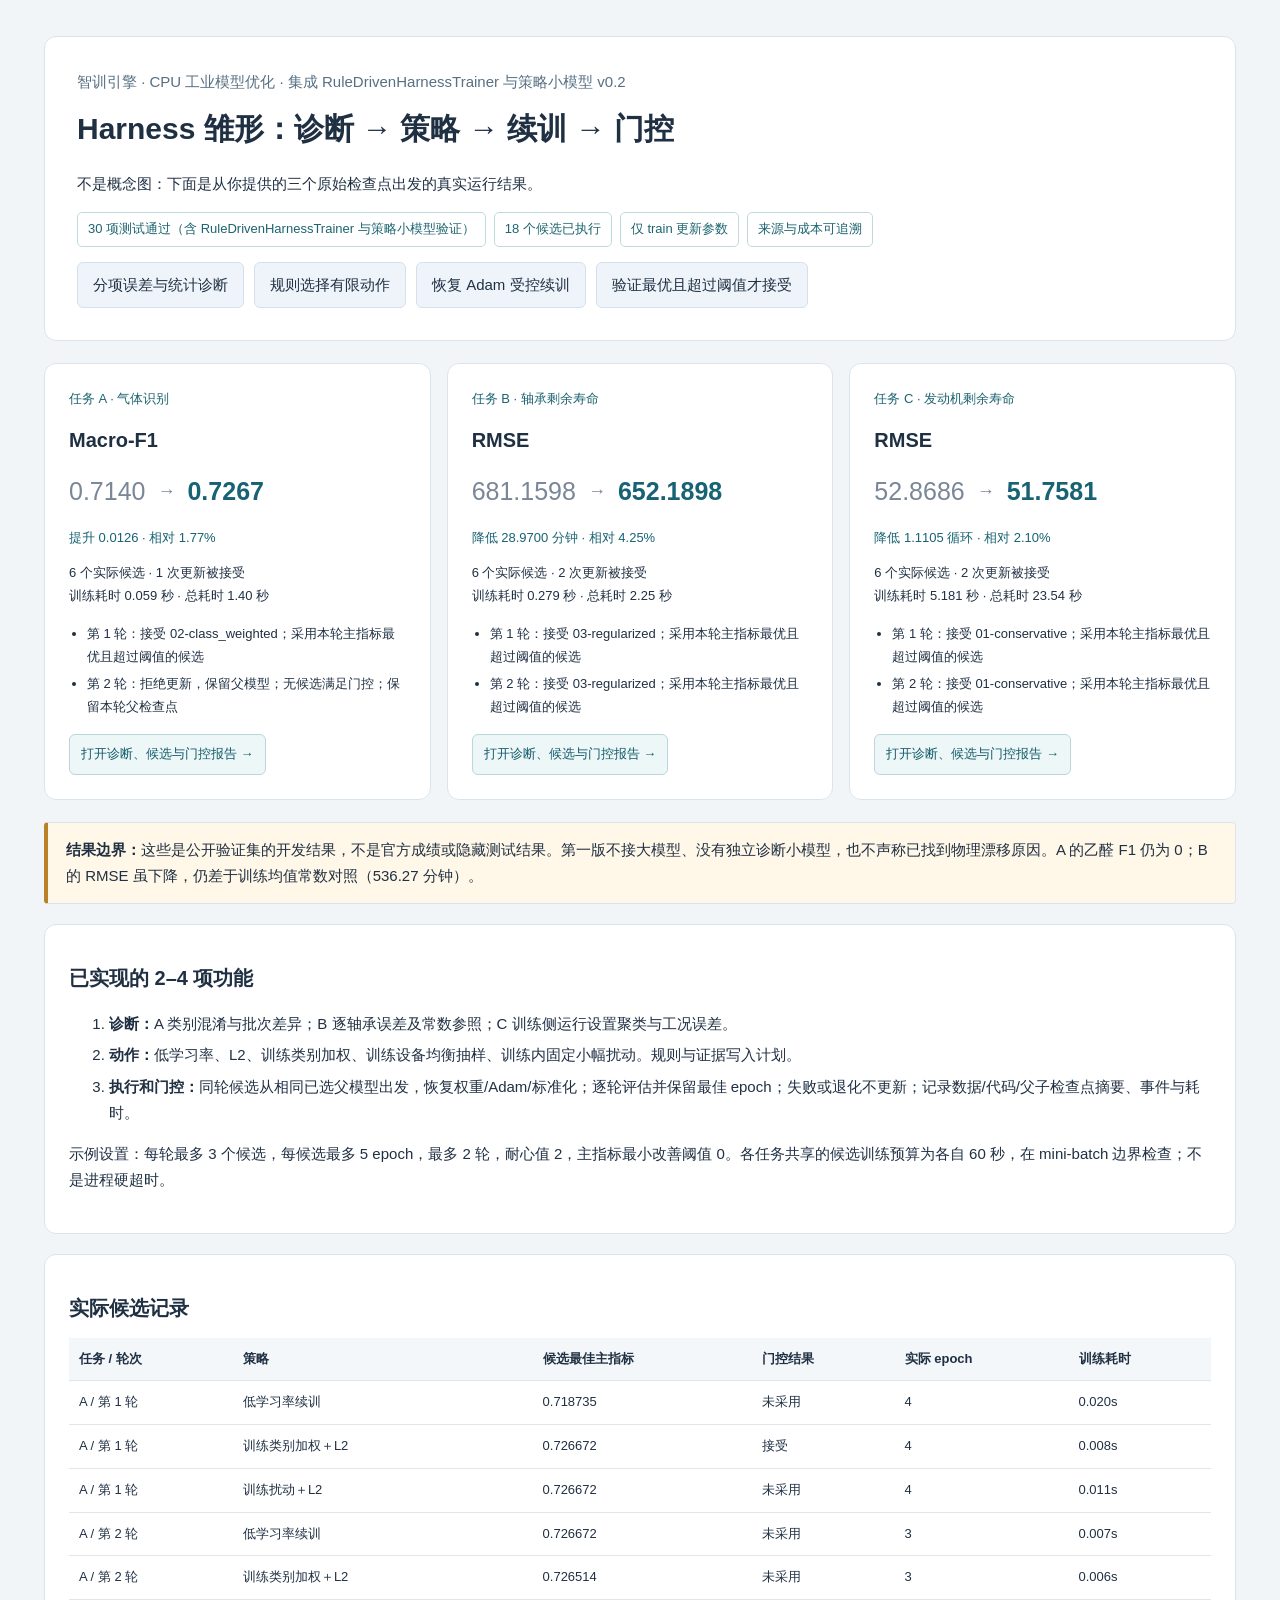
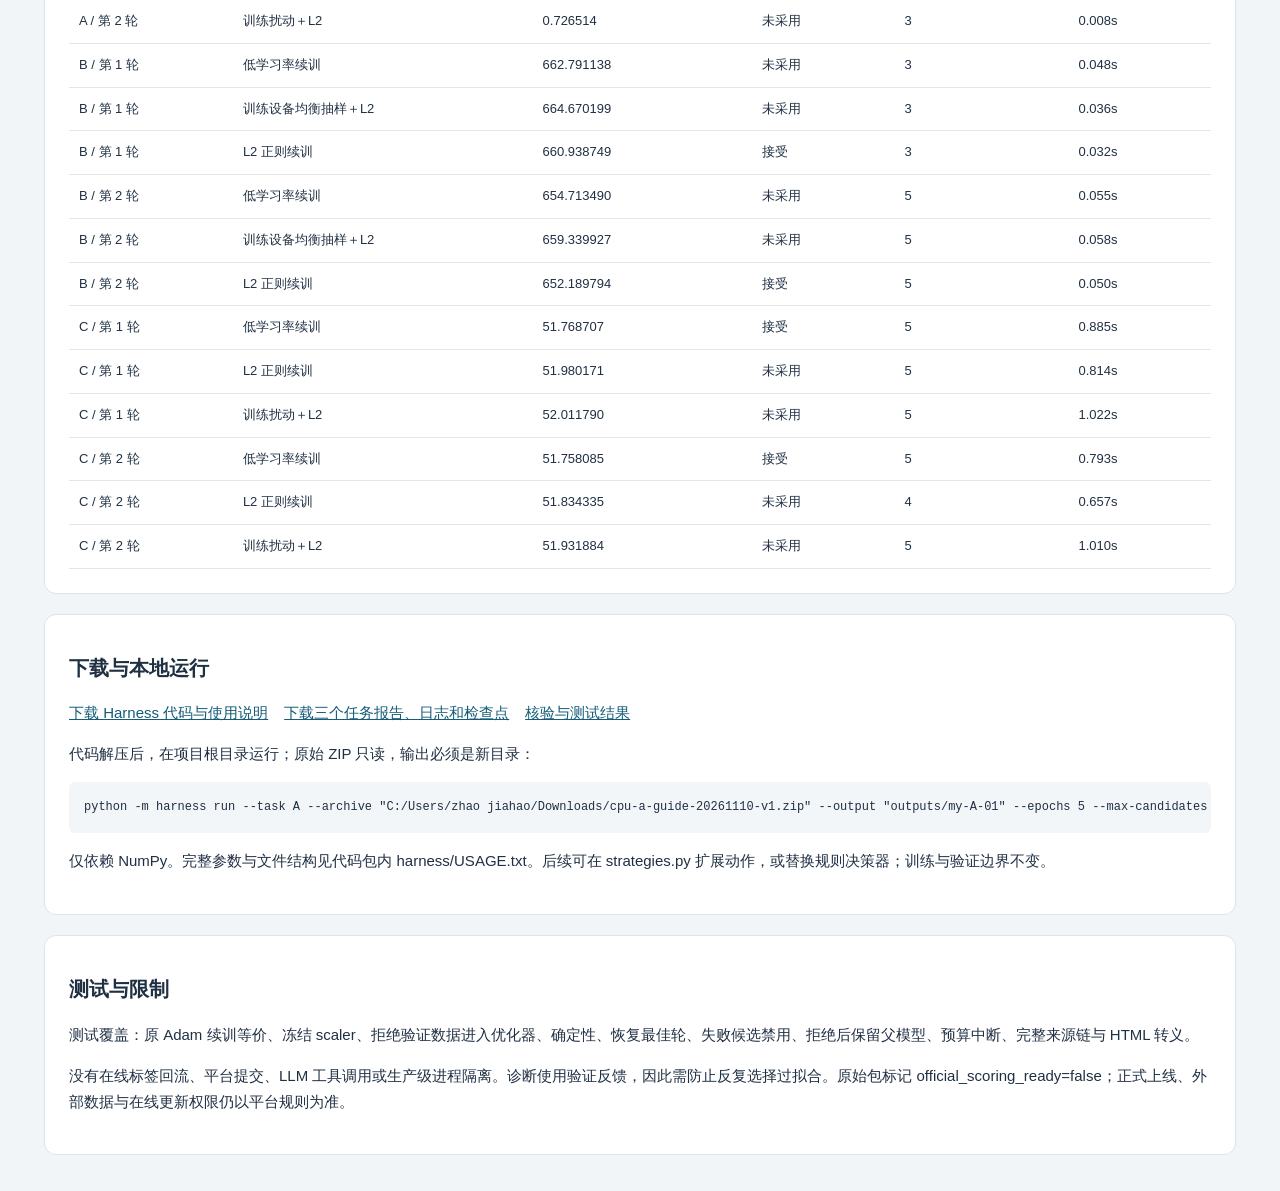
<file: demo/harness_overview.html>
<!doctype html><html lang="zh-CN"><head><meta charset="utf-8"><meta name="viewport" content="width=device-width,initial-scale=1"><title>智训引擎 Harness 雏形 · 运行总览</title><style>
*{box-sizing:border-box}body{margin:0;background:#f2f5f8;color:#203043;font:15px/1.75 "Microsoft YaHei",sans-serif}main{max-width:1240px;margin:auto;padding:36px 24px}header,section,article{background:white;border:1px solid #dae4ec;border-radius:12px;padding:24px}header{padding:32px}h1{font-size:30px;margin:8px 0}h2{font-size:20px;margin:12px 0}h3{font-size:16px}.sub{color:#577083}.pill,.tag{font-size:13px;color:#1d6470}.pill{padding:5px 10px;border:1px solid #bddadd;border-radius:5px;display:inline-block;margin-right:8px}.grid{display:grid;grid-template-columns:repeat(3,minmax(0,1fr));gap:16px;margin:22px 0}.values{display:flex;gap:12px;align-items:center;font-size:25px;font-variant-numeric:tabular-nums}.values span{color:#7a8797}.values strong{color:#176273}.values b{font-size:18px;color:#7a8797}.gain{color:#176273}article p,article li{font-size:13px}article ul{padding-left:18px;min-height:90px}.button{display:inline-block;background:#edf7f8;border:1px solid #bad6dc;color:#135b69;border-radius:6px;padding:8px 11px;text-decoration:none;font-size:13px}section{margin-top:20px}a{color:#145c78}.flow{display:flex;flex-wrap:wrap;gap:10px;margin-top:15px}.flow span{background:#eef4fa;border:1px solid #d4e0eb;padding:9px 15px;border-radius:6px}.warning{background:#fff7e7;border-left:4px solid #b98128;padding:14px 18px;border-radius:4px}.table{overflow:auto}table{width:100%;border-collapse:collapse;font-size:13px}th,td{padding:10px;text-align:left;border-bottom:1px solid #e0e6ec}th{background:#f3f7fa}pre{background:#f3f6f8;padding:15px;border-radius:6px;overflow:auto;font-size:12px}code{font-family:Consolas,monospace}li{margin:5px 0}.links{display:flex;gap:16px;flex-wrap:wrap;margin-top:14px}@media(max-width:950px){.grid{grid-template-columns:1fr}.values{font-size:29px}article ul{min-height:0}}@media print{body{background:white}main{padding:0}section,article{break-inside:avoid}}
</style></head><body><main><header><div class="sub">智训引擎 · CPU 工业模型优化 · 集成 RuleDrivenHarnessTrainer 与策略小模型 v0.2</div><h1>Harness 雏形：诊断 → 策略 → 续训 → 门控</h1><p>不是概念图：下面是从你提供的三个原始检查点出发的真实运行结果。</p><div><span class="pill">30 项测试通过（含 RuleDrivenHarnessTrainer 与策略小模型验证）</span><span class="pill">18 个候选已执行</span><span class="pill">仅 train 更新参数</span><span class="pill">来源与成本可追溯</span></div><div class="flow"><span>分项误差与统计诊断</span><span>规则选择有限动作</span><span>恢复 Adam 受控续训</span><span>验证最优且超过阈值才接受</span></div></header><div class="grid"><article><div class="tag">任务 A · 气体识别</div><h2>Macro-F1</h2><div class="values"><span>0.7140</span><b>→</b><strong>0.7267</strong></div><p class="gain">提升 0.0126 · 相对 1.77%</p><p>6 个实际候选 · 1 次更新被接受<br>训练耗时 0.059 秒 · 总耗时 1.40 秒</p><ul><li>第 1 轮：接受 02-class_weighted；采用本轮主指标最优且超过阈值的候选</li><li>第 2 轮：拒绝更新，保留父模型；无候选满足门控；保留本轮父检查点</li></ul><a class="button" href="harness-runs/A-v1/report.html">打开诊断、候选与门控报告 →</a></article><article><div class="tag">任务 B · 轴承剩余寿命</div><h2>RMSE</h2><div class="values"><span>681.1598</span><b>→</b><strong>652.1898</strong></div><p class="gain">降低 28.9700 分钟 · 相对 4.25%</p><p>6 个实际候选 · 2 次更新被接受<br>训练耗时 0.279 秒 · 总耗时 2.25 秒</p><ul><li>第 1 轮：接受 03-regularized；采用本轮主指标最优且超过阈值的候选</li><li>第 2 轮：接受 03-regularized；采用本轮主指标最优且超过阈值的候选</li></ul><a class="button" href="harness-runs/B-v1/report.html">打开诊断、候选与门控报告 →</a></article><article><div class="tag">任务 C · 发动机剩余寿命</div><h2>RMSE</h2><div class="values"><span>52.8686</span><b>→</b><strong>51.7581</strong></div><p class="gain">降低 1.1105 循环 · 相对 2.10%</p><p>6 个实际候选 · 2 次更新被接受<br>训练耗时 5.181 秒 · 总耗时 23.54 秒</p><ul><li>第 1 轮：接受 01-conservative；采用本轮主指标最优且超过阈值的候选</li><li>第 2 轮：接受 01-conservative；采用本轮主指标最优且超过阈值的候选</li></ul><a class="button" href="harness-runs/C-v1/report.html">打开诊断、候选与门控报告 →</a></article></div><section class="warning"><strong>结果边界：</strong>这些是公开验证集的开发结果，不是官方成绩或隐藏测试结果。第一版不接大模型、没有独立诊断小模型，也不声称已找到物理漂移原因。A 的乙醛 F1 仍为 0；B 的 RMSE 虽下降，仍差于训练均值常数对照（536.27 分钟）。</section>
<section><h2>已实现的 2–4 项功能</h2><ol><li><strong>诊断：</strong>A 类别混淆与批次差异；B 逐轴承误差及常数参照；C 训练侧运行设置聚类与工况误差。</li><li><strong>动作：</strong>低学习率、L2、训练类别加权、训练设备均衡抽样、训练内固定小幅扰动。规则与证据写入计划。</li><li><strong>执行和门控：</strong>同轮候选从相同已选父模型出发，恢复权重/Adam/标准化；逐轮评估并保留最佳 epoch；失败或退化不更新；记录数据/代码/父子检查点摘要、事件与耗时。</li></ol><p>示例设置：每轮最多 3 个候选，每候选最多 5 epoch，最多 2 轮，耐心值 2，主指标最小改善阈值 0。各任务共享的候选训练预算为各自 60 秒，在 mini-batch 边界检查；不是进程硬超时。</p></section>
<section><h2>实际候选记录</h2><div class="table"><table><thead><tr><th>任务 / 轮次</th><th>策略</th><th>候选最佳主指标</th><th>门控结果</th><th>实际 epoch</th><th>训练耗时</th></tr></thead><tbody><tr><td>A / 第 1 轮</td><td>低学习率续训</td><td>0.718735</td><td>未采用</td><td>4</td><td>0.020s</td></tr><tr><td>A / 第 1 轮</td><td>训练类别加权＋L2</td><td>0.726672</td><td>接受</td><td>4</td><td>0.008s</td></tr><tr><td>A / 第 1 轮</td><td>训练扰动＋L2</td><td>0.726672</td><td>未采用</td><td>4</td><td>0.011s</td></tr><tr><td>A / 第 2 轮</td><td>低学习率续训</td><td>0.726672</td><td>未采用</td><td>3</td><td>0.007s</td></tr><tr><td>A / 第 2 轮</td><td>训练类别加权＋L2</td><td>0.726514</td><td>未采用</td><td>3</td><td>0.006s</td></tr><tr><td>A / 第 2 轮</td><td>训练扰动＋L2</td><td>0.726514</td><td>未采用</td><td>3</td><td>0.008s</td></tr><tr><td>B / 第 1 轮</td><td>低学习率续训</td><td>662.791138</td><td>未采用</td><td>3</td><td>0.048s</td></tr><tr><td>B / 第 1 轮</td><td>训练设备均衡抽样＋L2</td><td>664.670199</td><td>未采用</td><td>3</td><td>0.036s</td></tr><tr><td>B / 第 1 轮</td><td>L2 正则续训</td><td>660.938749</td><td>接受</td><td>3</td><td>0.032s</td></tr><tr><td>B / 第 2 轮</td><td>低学习率续训</td><td>654.713490</td><td>未采用</td><td>5</td><td>0.055s</td></tr><tr><td>B / 第 2 轮</td><td>训练设备均衡抽样＋L2</td><td>659.339927</td><td>未采用</td><td>5</td><td>0.058s</td></tr><tr><td>B / 第 2 轮</td><td>L2 正则续训</td><td>652.189794</td><td>接受</td><td>5</td><td>0.050s</td></tr><tr><td>C / 第 1 轮</td><td>低学习率续训</td><td>51.768707</td><td>接受</td><td>5</td><td>0.885s</td></tr><tr><td>C / 第 1 轮</td><td>L2 正则续训</td><td>51.980171</td><td>未采用</td><td>5</td><td>0.814s</td></tr><tr><td>C / 第 1 轮</td><td>训练扰动＋L2</td><td>52.011790</td><td>未采用</td><td>5</td><td>1.022s</td></tr><tr><td>C / 第 2 轮</td><td>低学习率续训</td><td>51.758085</td><td>接受</td><td>5</td><td>0.793s</td></tr><tr><td>C / 第 2 轮</td><td>L2 正则续训</td><td>51.834335</td><td>未采用</td><td>4</td><td>0.657s</td></tr><tr><td>C / 第 2 轮</td><td>训练扰动＋L2</td><td>51.931884</td><td>未采用</td><td>5</td><td>1.010s</td></tr></tbody></table></div></section><section><h2>下载与本地运行</h2><div class="links"><a href="harness_prototype.zip" download>下载 Harness 代码与使用说明</a><a href="harness_demo_results.zip" download>下载三个任务报告、日志和检查点</a><a href="harness_verification.json" download>核验与测试结果</a></div><p>代码解压后，在项目根目录运行；原始 ZIP 只读，输出必须是新目录：</p><pre>python -m harness run --task A --archive "C:/Users/zhao jiahao/Downloads/cpu-a-guide-20261110-v1.zip" --output "outputs/my-A-01" --epochs 5 --max-candidates 3 --rounds 1</pre><p>仅依赖 NumPy。完整参数与文件结构见代码包内 harness/USAGE.txt。后续可在 strategies.py 扩展动作，或替换规则决策器；训练与验证边界不变。</p></section>
<section><h2>测试与限制</h2><p>测试覆盖：原 Adam 续训等价、冻结 scaler、拒绝验证数据进入优化器、确定性、恢复最佳轮、失败候选禁用、拒绝后保留父模型、预算中断、完整来源链与 HTML 转义。</p><p>没有在线标签回流、平台提交、LLM 工具调用或生产级进程隔离。诊断使用验证反馈，因此需防止反复选择过拟合。原始包标记 official_scoring_ready=false；正式上线、外部数据与在线更新权限仍以平台规则为准。</p></section></main></body></html>
</file>
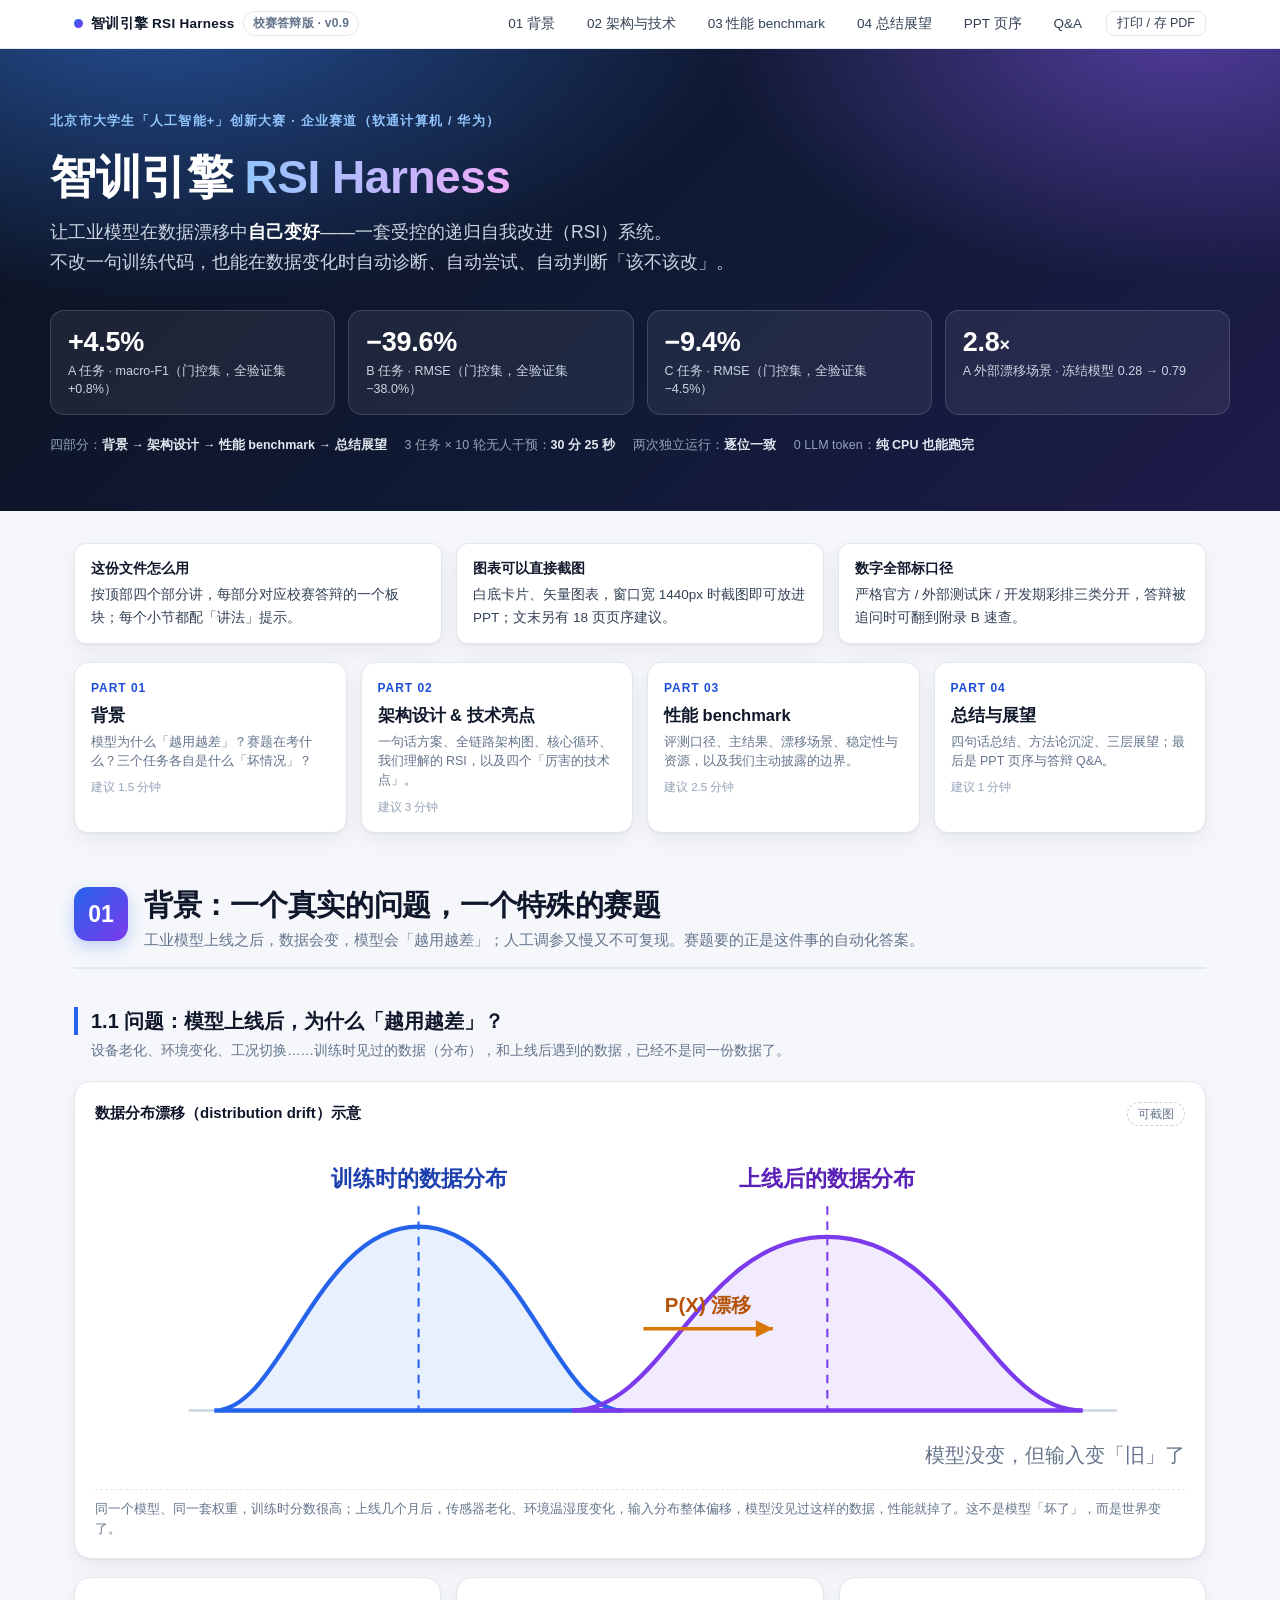
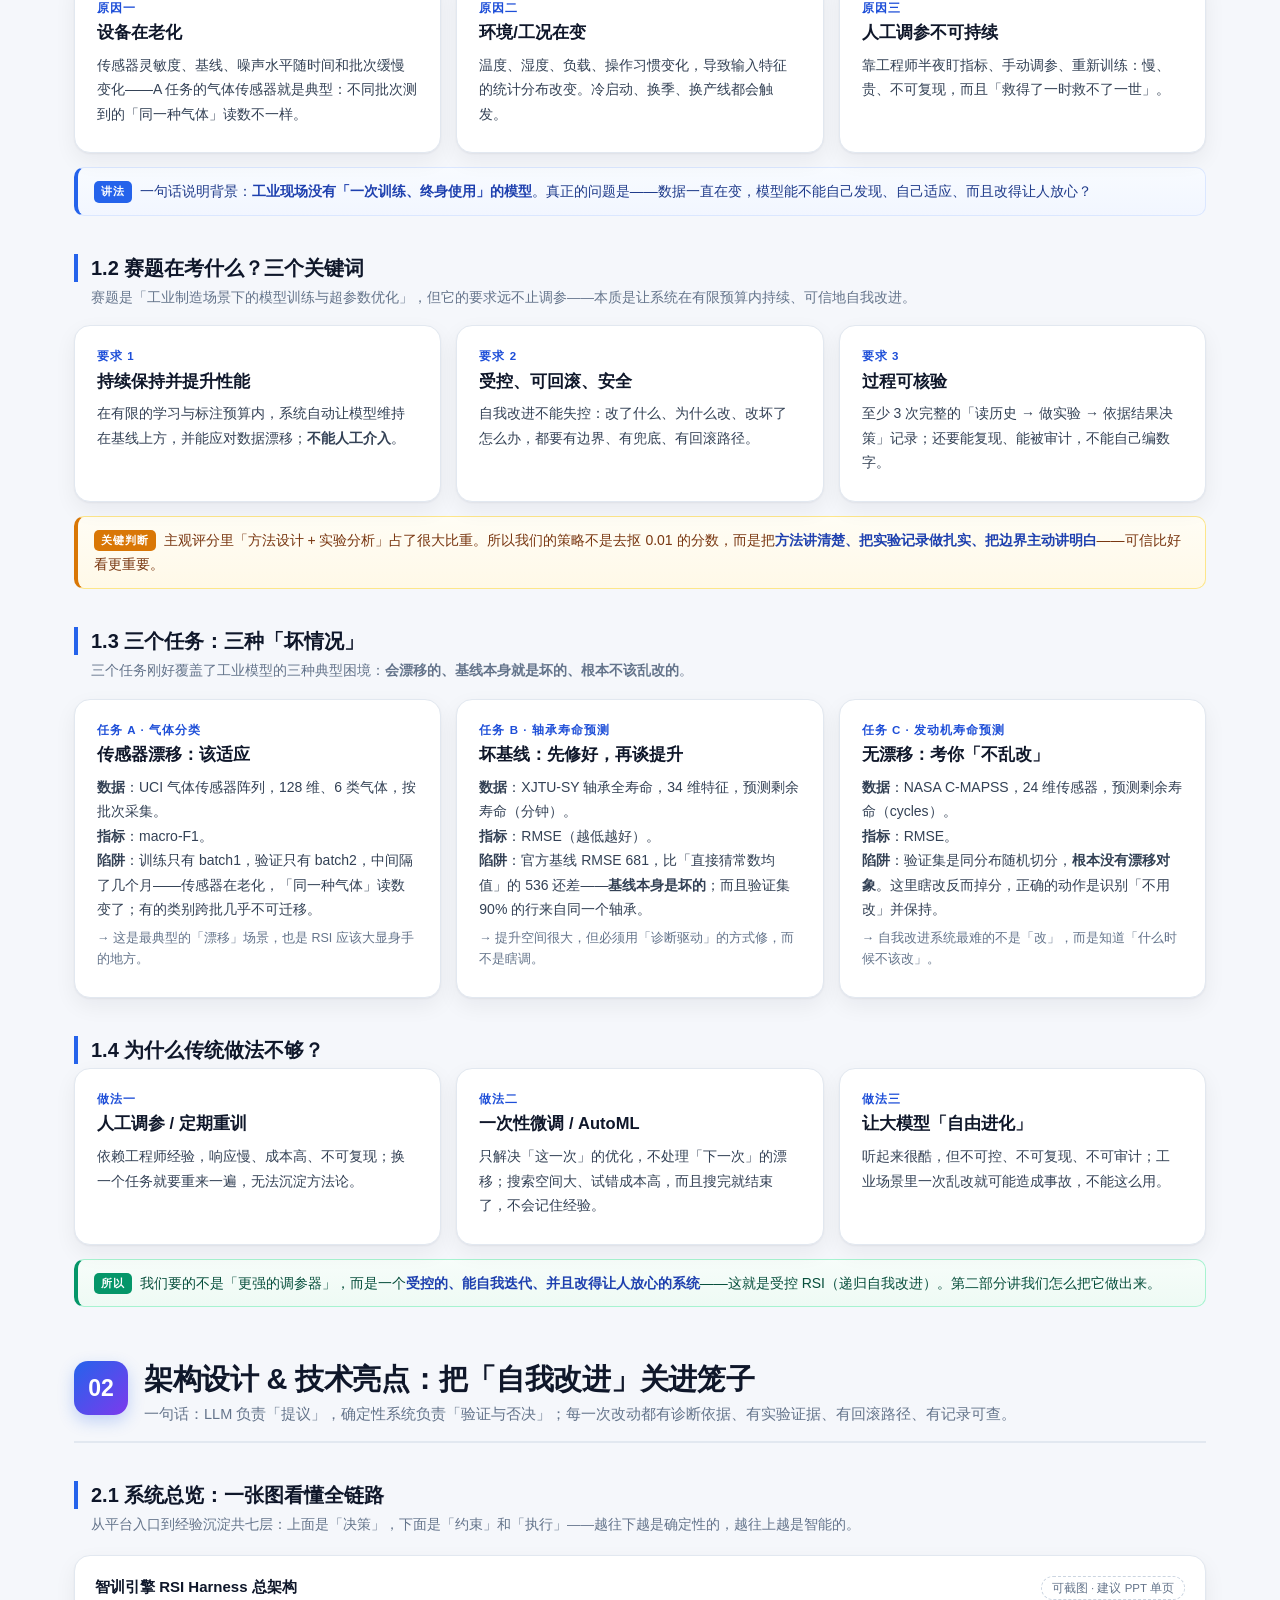
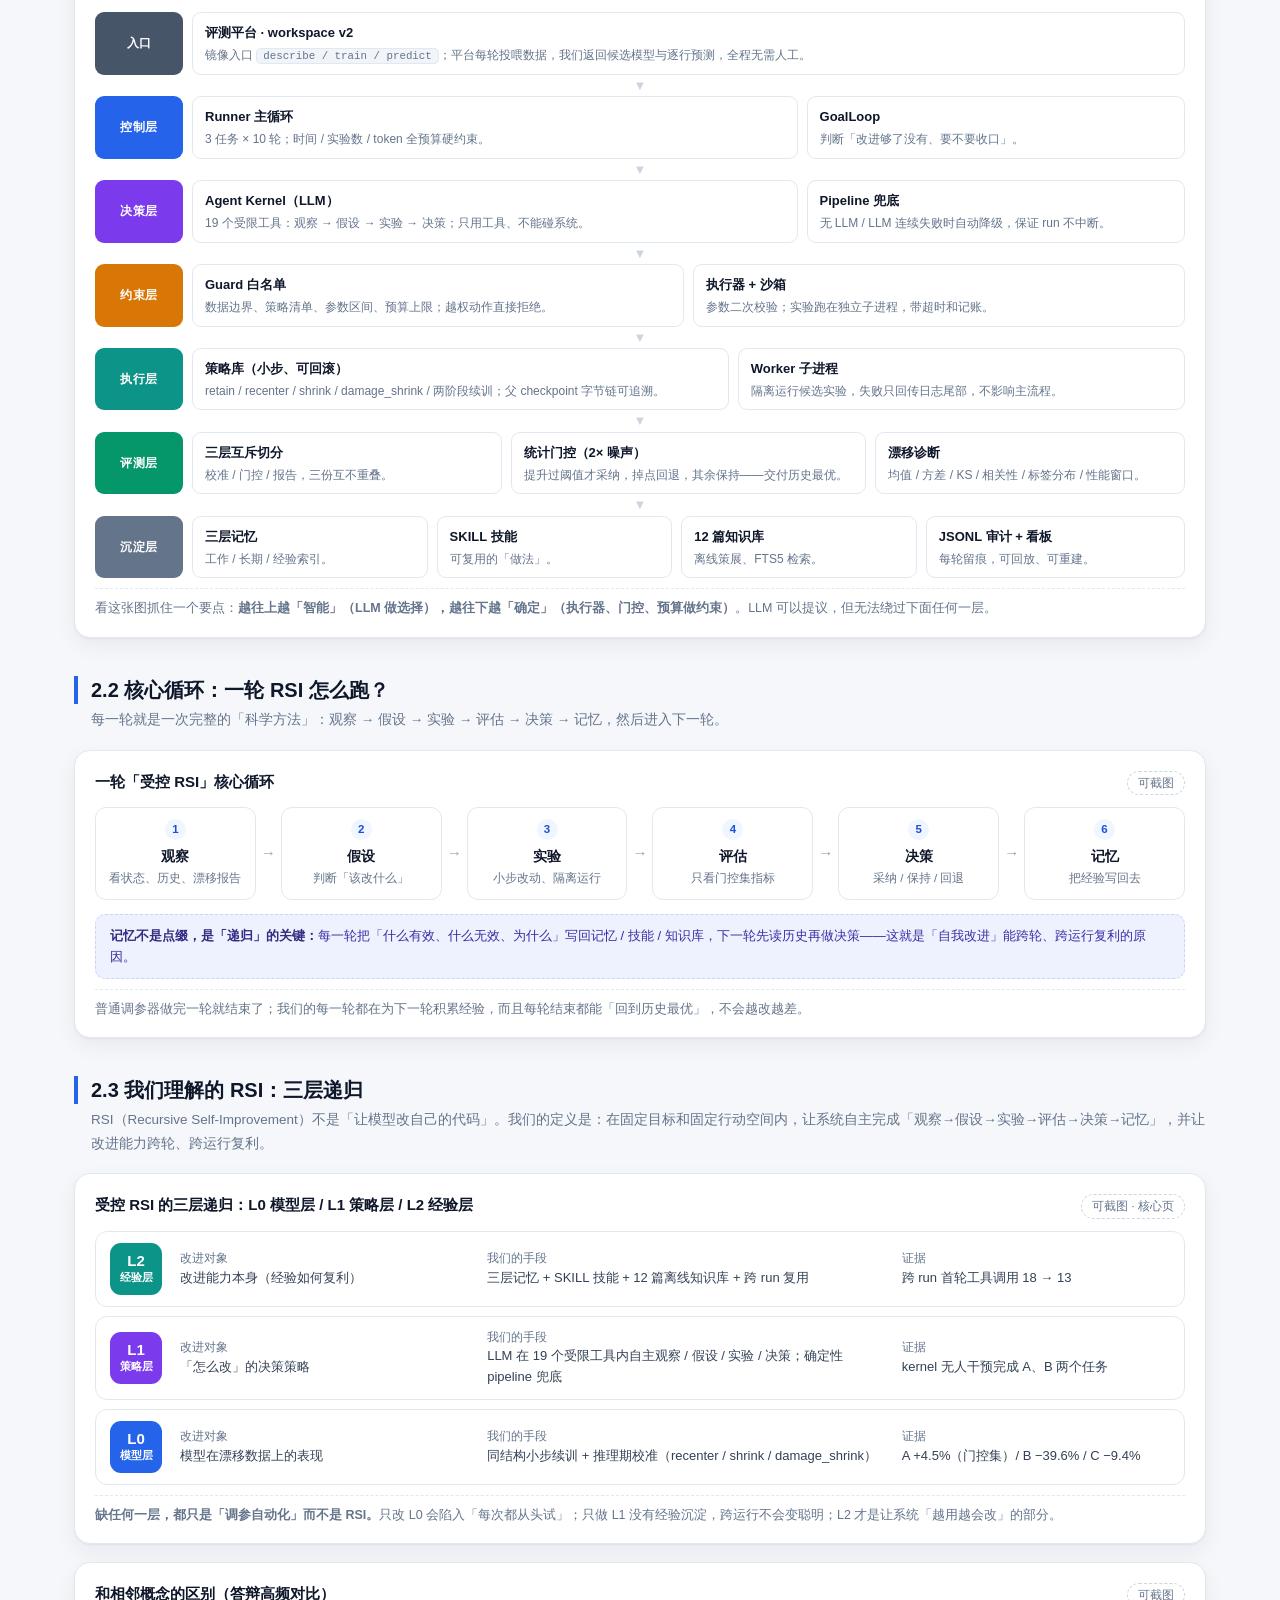
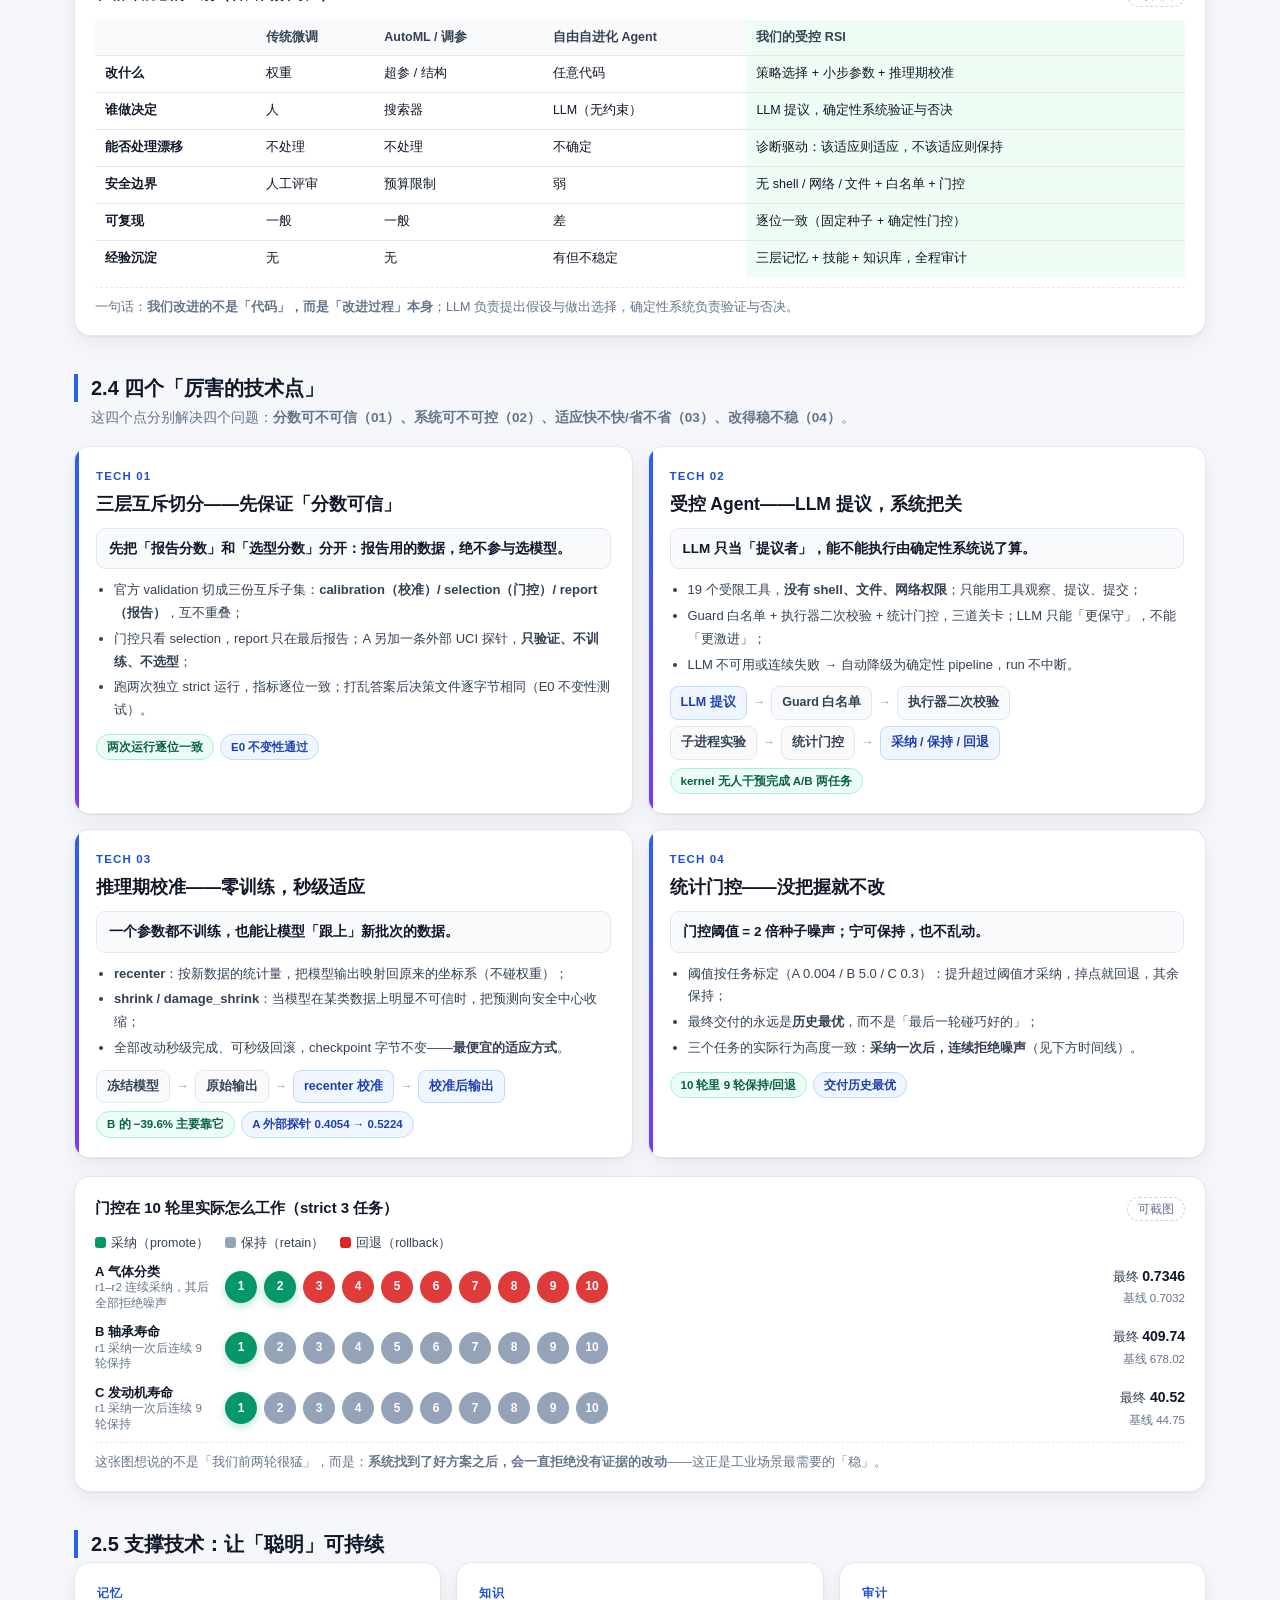
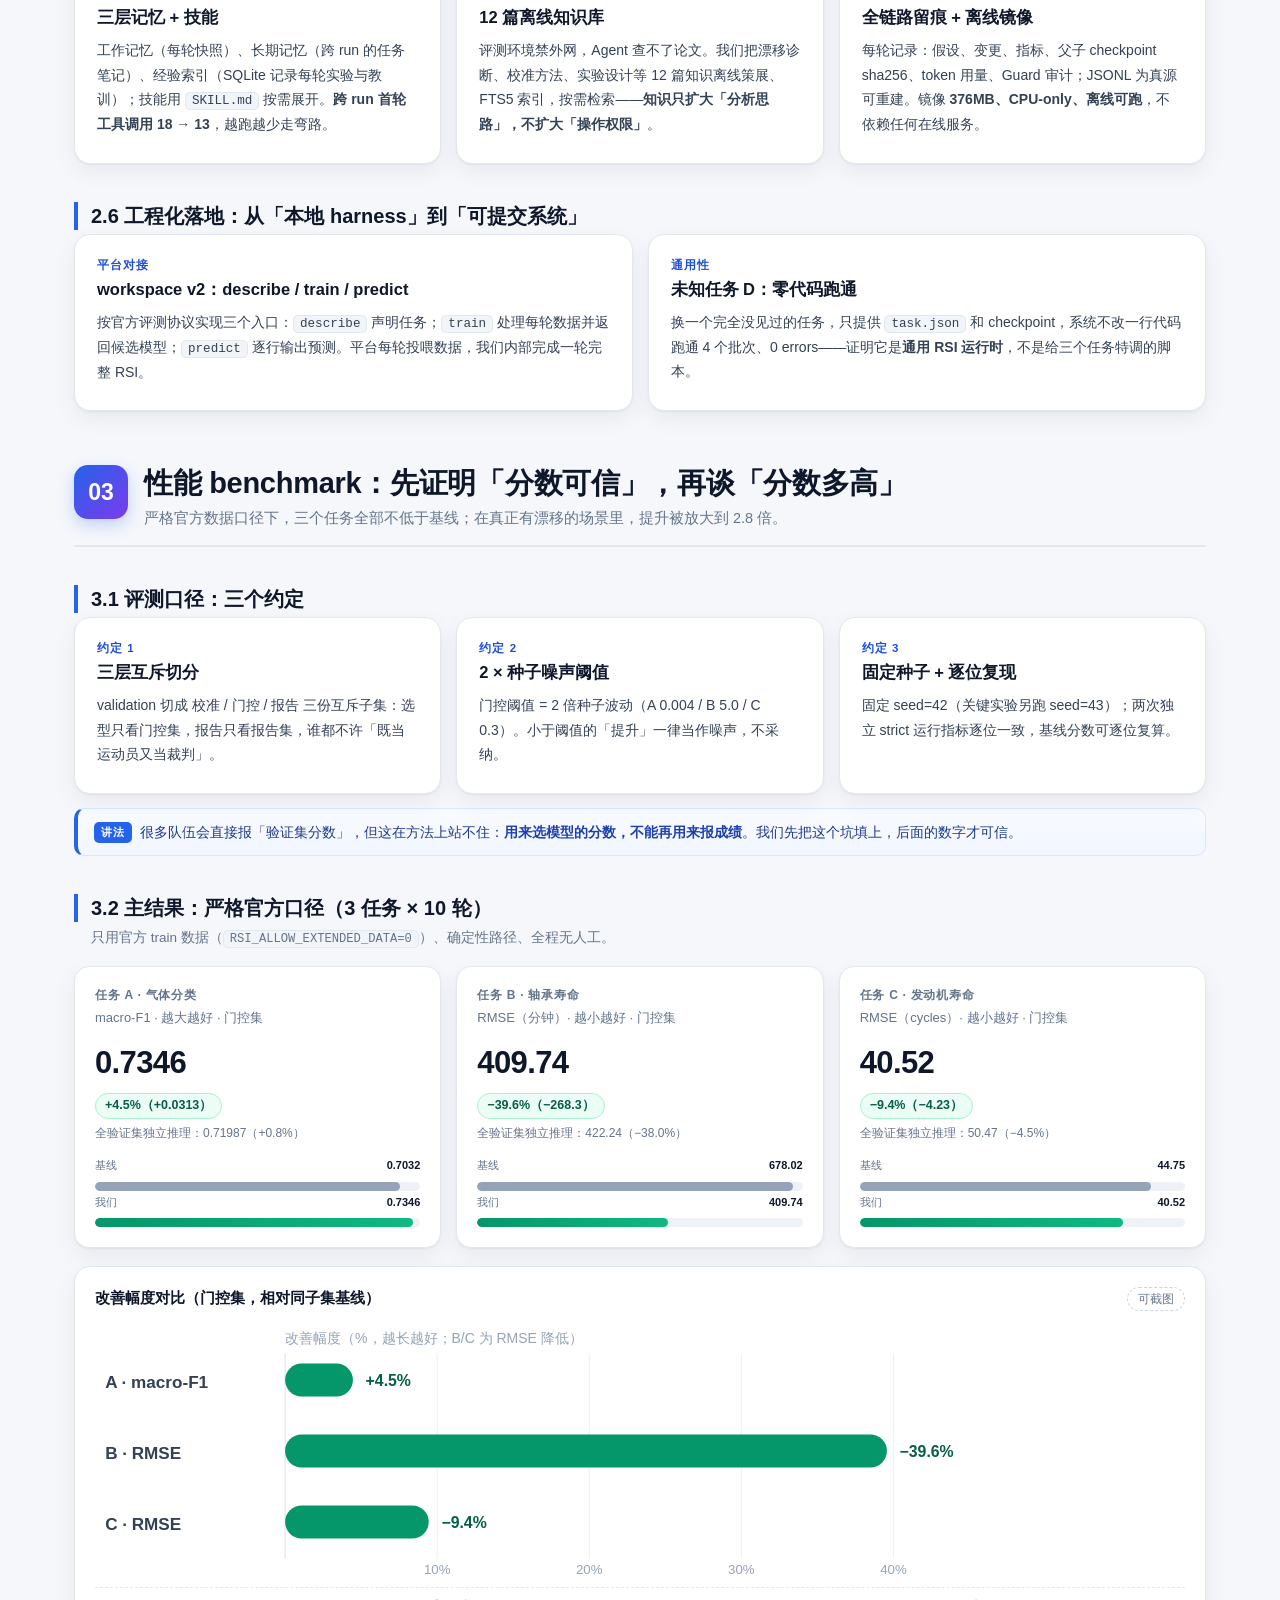
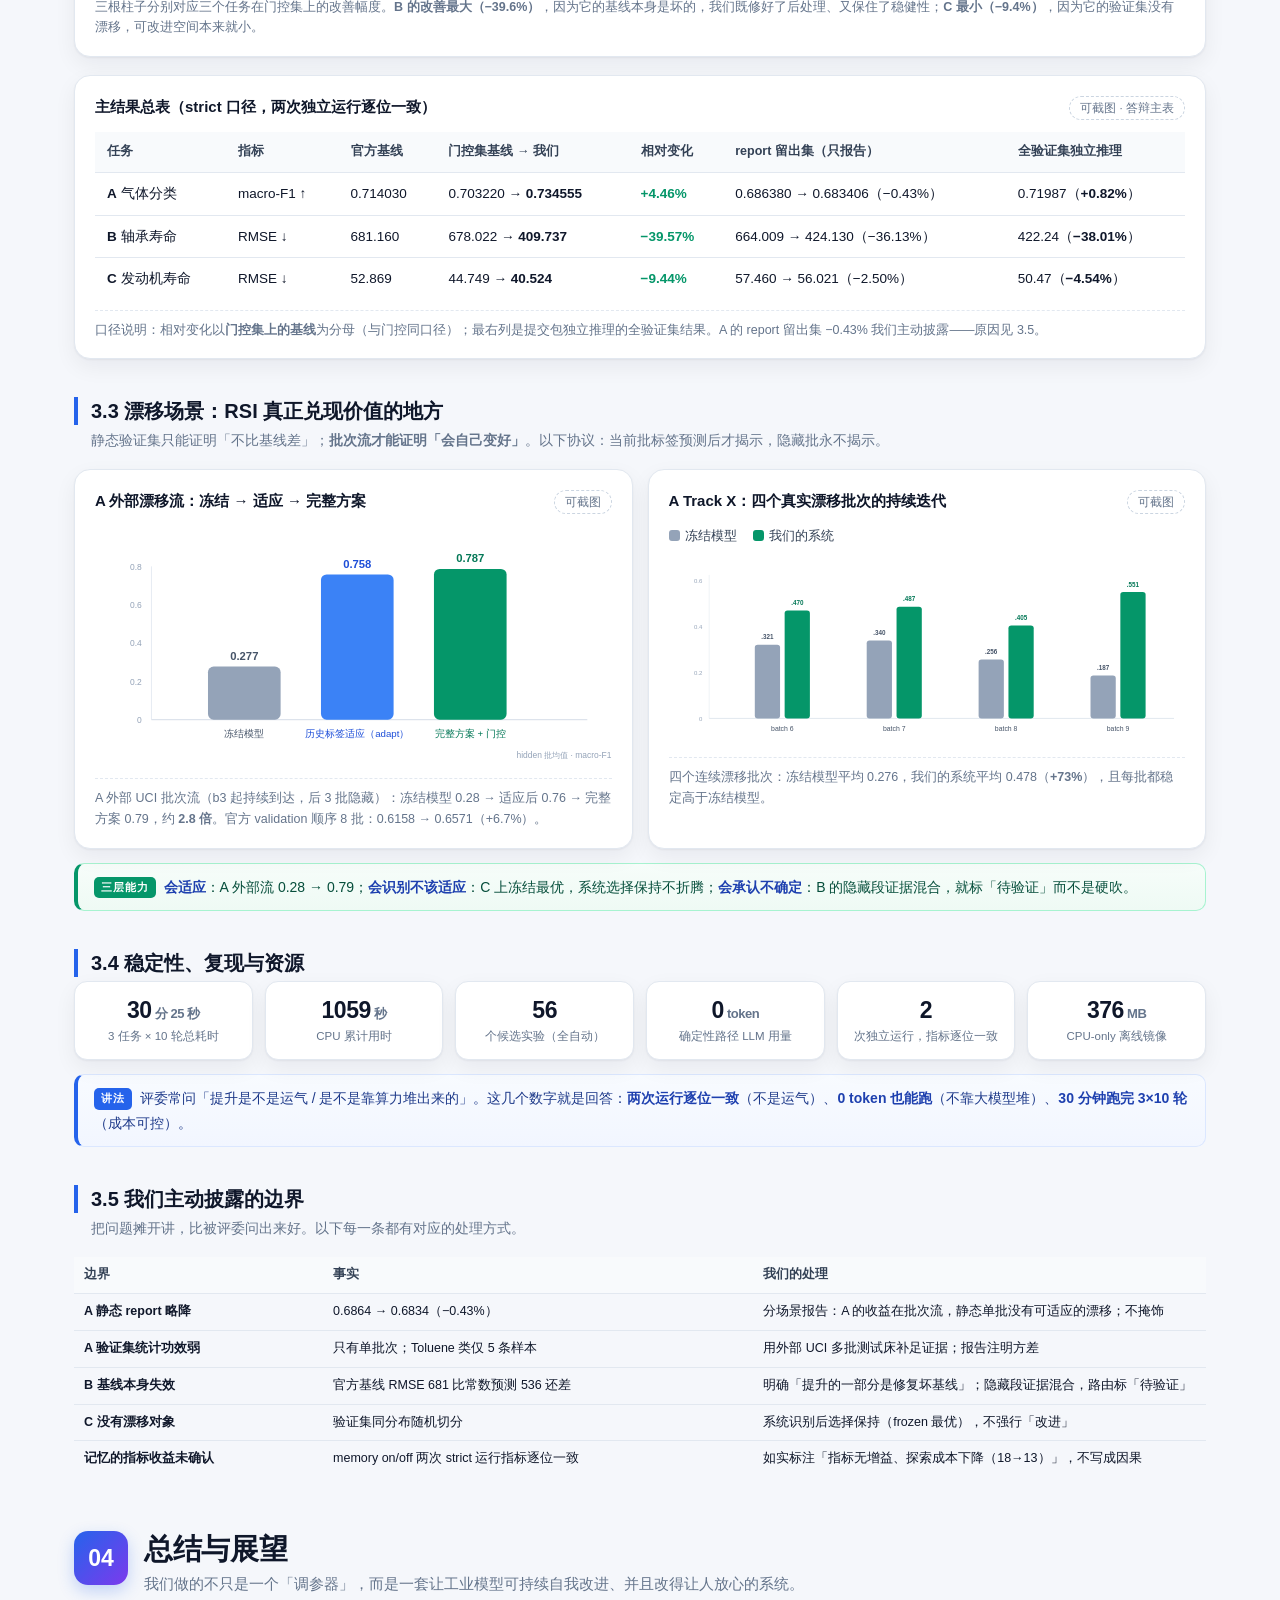
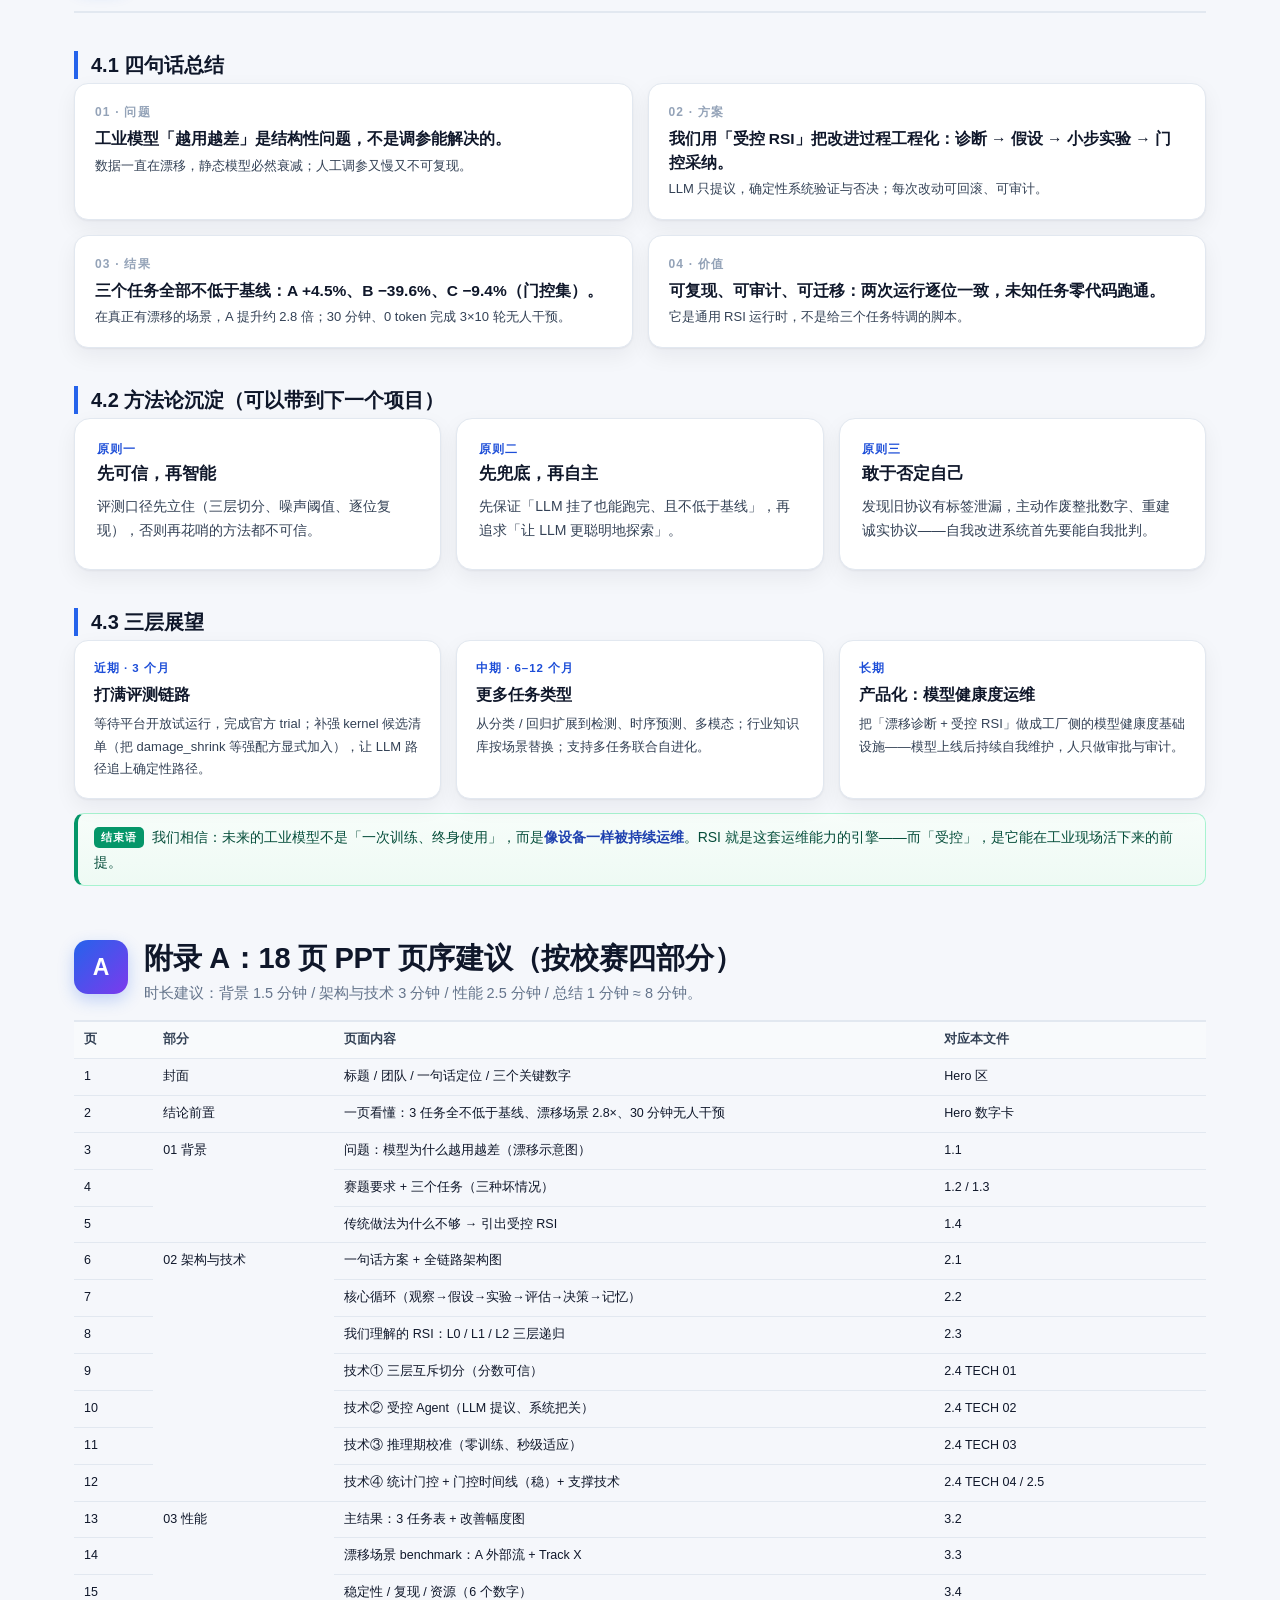
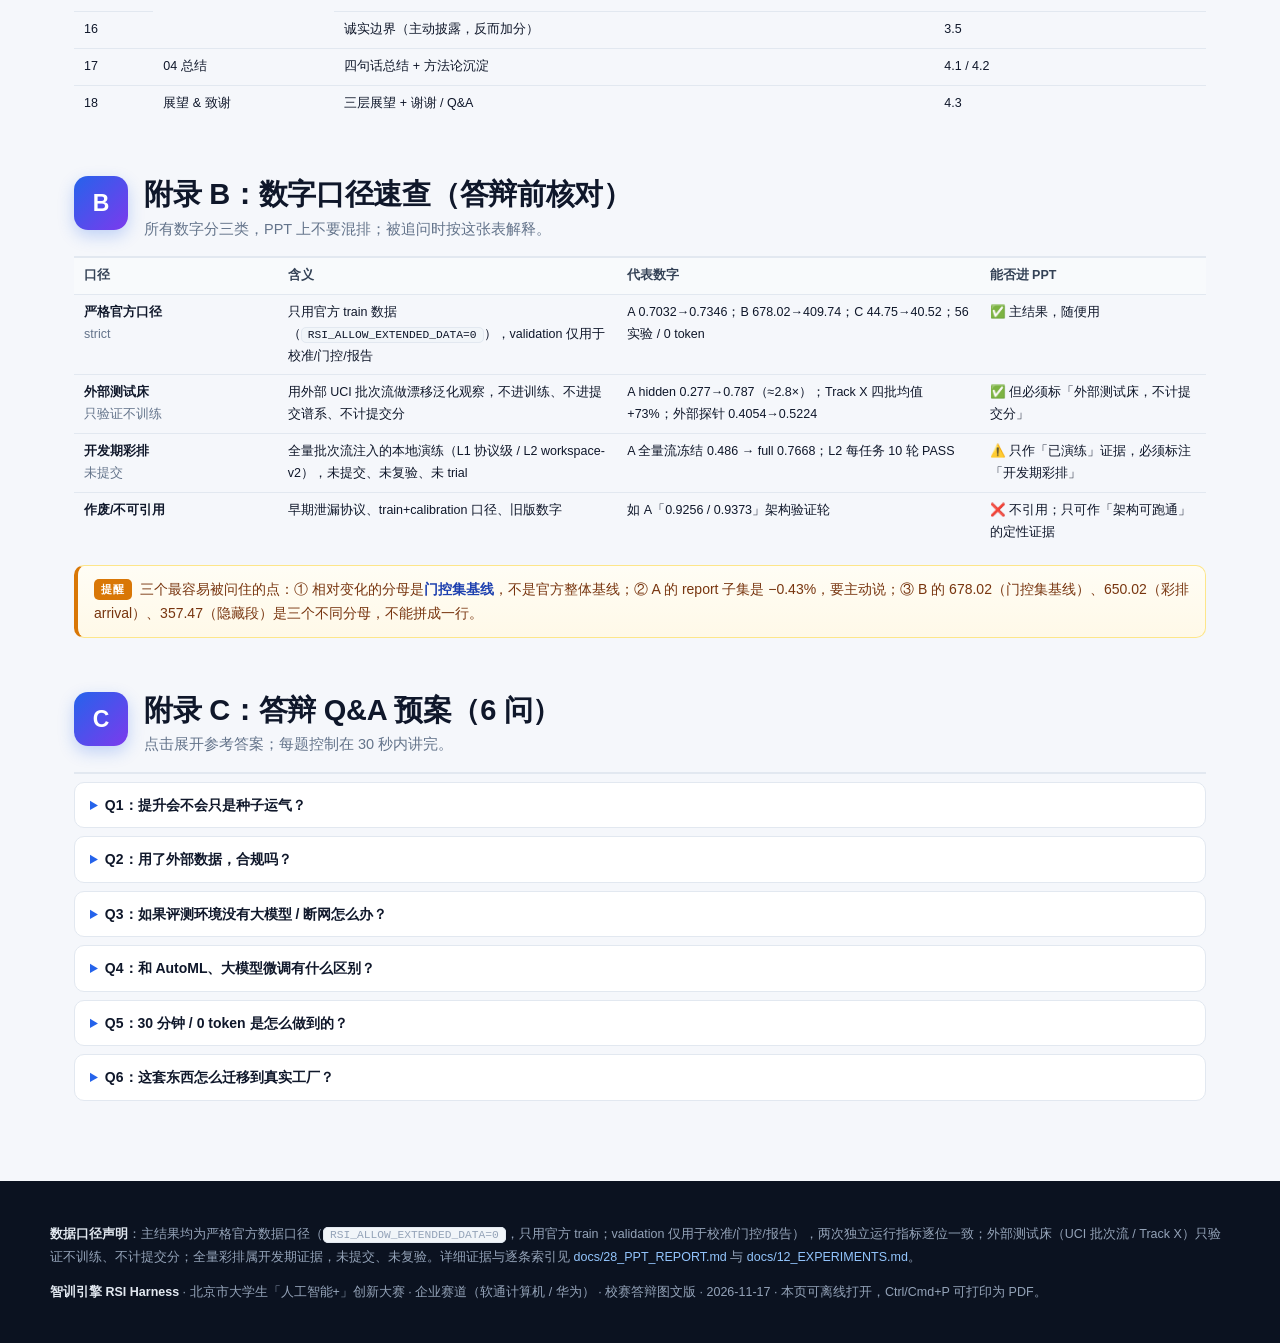
<file: docs/29_DEFENSE_REPORT.html>
<!DOCTYPE html>
<html lang="zh-CN">
<head>
<meta charset="UTF-8">
<meta name="viewport" content="width=device-width, initial-scale=1.0">
<title>智训引擎 RSI Harness · 校赛答辩图文报告</title>
<style>
:root{
  --ink:#0f172a; --ink2:#334155; --mut:#64748b; --line:#e2e8f0; --line2:#cbd5e1;
  --bg:#f5f7fb; --card:#ffffff;
  --blue:#2563eb; --blue-d:#1d4ed8; --violet:#7c3aed; --teal:#0d9488;
  --green:#059669; --green-bg:#ecfdf5; --amber:#d97706; --amber-bg:#fffbeb;
  --red:#dc2626; --red-bg:#fef2f2;
  --radius:16px; --shadow:0 1px 2px rgba(15,23,42,.05),0 8px 22px rgba(15,23,42,.06);
}
*{box-sizing:border-box}
html{scroll-behavior:smooth}
body{margin:0;font-family:"PingFang SC","Hiragino Sans GB","Microsoft YaHei","Noto Sans CJK SC","Source Han Sans SC",-apple-system,BlinkMacSystemFont,"Segoe UI",sans-serif;color:var(--ink);background:var(--bg);line-height:1.75;font-size:16px;-webkit-font-smoothing:antialiased}
a{color:var(--blue-d);text-decoration:none}
a:hover{text-decoration:underline}
code{background:#f1f5f9;border:1px solid var(--line);border-radius:5px;padding:1px 6px;font-size:.9em;font-family:ui-monospace,SFMono-Regular,Menlo,Consolas,monospace}

/* ---------- top nav ---------- */
.topnav{position:sticky;top:0;z-index:60;background:rgba(255,255,255,.92);backdrop-filter:blur(10px);border-bottom:1px solid var(--line)}
.topnav .inner{max-width:1180px;margin:0 auto;display:flex;align-items:center;gap:16px;padding:9px 24px;font-size:13.5px;flex-wrap:wrap}
.brand{font-weight:800;letter-spacing:.02em;margin-right:auto;display:flex;align-items:center;gap:8px}
.brand .dot{width:9px;height:9px;border-radius:50%;background:linear-gradient(135deg,var(--blue),var(--violet))}
.topnav a.navlink{color:var(--ink2);padding:3px 8px;border-radius:7px}
.topnav a.navlink:hover{color:var(--blue-d);background:#eff6ff;text-decoration:none}
.topnav .ver{color:var(--mut);font-size:12px;border:1px solid var(--line);border-radius:999px;padding:1px 9px}
.pbtn{border:1px solid var(--line);background:#fff;border-radius:8px;padding:3px 10px;font-size:12.5px;color:var(--ink2);cursor:pointer;font-family:inherit}
.pbtn:hover{border-color:var(--blue);color:var(--blue-d)}

/* ---------- hero ---------- */
.hero{position:relative;overflow:hidden;background:radial-gradient(1100px 560px at 12% -12%,rgba(59,130,246,.55),transparent 55%),radial-gradient(900px 480px at 92% -4%,rgba(139,92,246,.5),transparent 52%),linear-gradient(135deg,#0b1220,#101a35 55%,#1e1b4b);color:#fff;padding:62px 24px 54px}
.hero .inner{max-width:1180px;margin:0 auto;position:relative;z-index:1}
.eyebrow{color:#93c5fd;letter-spacing:.1em;font-size:12.5px;font-weight:700;margin:0}
.hero h1{font-size:46px;line-height:1.22;margin:16px 0 12px;letter-spacing:-.01em;font-weight:800}
.hero h1 .grad{background:linear-gradient(90deg,#93c5fd,#c4b5fd 60%,#f0abfc);-webkit-background-clip:text;background-clip:text;color:transparent}
.hero .sub{color:#cbd5e1;font-size:17.5px;max-width:860px;margin:0}
.hero .sub b{color:#fff}
.hero-stats{display:grid;grid-template-columns:repeat(4,1fr);gap:13px;margin-top:32px}
.hstat{background:rgba(255,255,255,.065);border:1px solid rgba(255,255,255,.14);border-radius:14px;padding:15px 17px}
.hstat b{display:block;font-size:27px;font-weight:800;letter-spacing:-.01em;font-variant-numeric:tabular-nums;line-height:1.25}
.hstat b em{font-style:normal;font-size:18px;font-weight:800}
.hstat > span{color:#cbd5e1;font-size:12.5px;display:block;margin-top:2px;line-height:1.5}
.hero .meta{margin:20px 0 0;color:#94a3b8;font-size:12.5px;display:flex;gap:18px;flex-wrap:wrap}
.hero .meta b{color:#e2e8f0;font-weight:600}

/* ---------- layout ---------- */
main{max-width:1180px;margin:0 auto;padding:6px 24px 72px}
.howto{display:grid;grid-template-columns:repeat(3,1fr);gap:14px;margin:26px 0 4px}
.howto div{background:#fff;border:1px solid var(--line);border-radius:12px;padding:13px 16px;font-size:13.5px;color:var(--ink2);box-shadow:var(--shadow)}
.howto b{display:block;font-size:13.5px;color:var(--ink);margin-bottom:2px}
.toc{display:grid;grid-template-columns:repeat(4,1fr);gap:14px;margin:18px 0 6px}
.toc a{display:block;background:#fff;border:1px solid var(--line);border-radius:14px;padding:15px 16px;box-shadow:var(--shadow);transition:.15s;color:var(--ink)}
.toc a:hover{transform:translateY(-2px);border-color:#bfdbfe;text-decoration:none}
.toc .tn{font-size:12px;font-weight:800;color:var(--blue-d);letter-spacing:.08em}
.toc .tt{font-weight:800;font-size:16.5px;margin:2px 0 3px}
.toc .td{font-size:12.5px;color:var(--mut);line-height:1.55}
.toc .tm{font-size:11.5px;color:#94a3b8;margin-top:6px}

.part{margin-top:54px;scroll-margin-top:70px}
.part-head{display:flex;gap:16px;align-items:flex-start;padding-bottom:14px;border-bottom:2px solid var(--line)}
.part-num{flex:none;width:54px;height:54px;border-radius:14px;background:linear-gradient(135deg,var(--blue),var(--violet));color:#fff;font-weight:800;font-size:23px;display:flex;align-items:center;justify-content:center;box-shadow:0 6px 16px rgba(37,99,235,.25)}
.part-head h2{margin:0;font-size:29px;letter-spacing:-.01em;line-height:1.3}
.part-head p{margin:3px 0 0;color:var(--mut);font-size:14.5px}

h3.sec{font-size:20px;margin:38px 0 4px;padding-left:13px;border-left:4px solid var(--blue);line-height:1.4;scroll-margin-top:80px}
.sec-note{color:var(--mut);font-size:13.5px;margin:0 0 16px 17px}
.callout{background:linear-gradient(180deg,#f8fbff,#f2f6ff);border:1px solid #dbe7ff;border-left:4px solid var(--blue);border-radius:10px;padding:11px 16px;font-size:14px;color:#1e3a8a;margin:14px 0}
.callout b{color:#1e40af}
.callout .lab{display:inline-block;font-size:11px;font-weight:800;letter-spacing:.08em;color:#fff;background:var(--blue);border-radius:5px;padding:1px 7px;margin-right:8px;vertical-align:1px}
.callout.warm{background:linear-gradient(180deg,#fffdf5,#fff9e8);border-color:#fde68a;border-left-color:var(--amber);color:#78350f}
.callout.warm .lab{background:var(--amber)}
.callout.green{background:linear-gradient(180deg,#f7fdfa,#eefaf4);border-color:#a7f3d0;border-left-color:var(--green);color:#064e3b}
.callout.green .lab{background:var(--green)}

.grid{display:grid;gap:15px}
.g2{grid-template-columns:repeat(2,1fr)}
.g3{grid-template-columns:repeat(3,1fr)}
.g4{grid-template-columns:repeat(4,1fr)}

.card{background:var(--card);border:1px solid var(--line);border-radius:var(--radius);box-shadow:var(--shadow);padding:20px 22px}
.card h4{margin:0 0 6px;font-size:16.5px}
.card p{margin:6px 0;font-size:14px;color:var(--ink2)}
.card .small{font-size:12.5px;color:var(--mut)}
.kicker{font-size:11.5px;font-weight:800;letter-spacing:.09em;color:var(--blue-d);text-transform:uppercase}

/* ---------- figures ---------- */
.fig{background:#fff;border:1px solid var(--line);border-radius:var(--radius);box-shadow:var(--shadow);padding:18px 20px;margin:18px 0}
.fig-head{display:flex;justify-content:space-between;align-items:baseline;gap:12px;margin-bottom:12px}
.fig-title{font-weight:800;font-size:15px}
.fig-tag{flex:none;font-size:11.5px;color:var(--mut);border:1px dashed var(--line2);border-radius:999px;padding:1px 10px;white-space:nowrap}
.fig-cap{color:var(--mut);font-size:12.5px;margin-top:10px;border-top:1px dashed var(--line);padding-top:9px;line-height:1.65}
.legend{display:flex;gap:16px;flex-wrap:wrap;font-size:12.5px;color:var(--ink2);margin:0 0 8px}
.legend i{display:inline-block;width:11px;height:11px;border-radius:3px;margin-right:5px;vertical-align:-1px}

/* ---------- architecture ---------- */
.arch{display:flex;flex-direction:column}
.arch-row{display:flex;align-items:stretch;gap:9px;margin:0}
.arch-label{flex:none;width:88px;border-radius:9px;display:flex;align-items:center;justify-content:center;text-align:center;font-size:12px;font-weight:800;color:#fff;letter-spacing:.04em;padding:6px 4px;line-height:1.4}
.arch-boxes{flex:1;display:grid;gap:9px}
.abox{border:1px solid var(--line);border-radius:9px;padding:9px 12px;background:#fff}
.abox b{display:block;font-size:13px;margin-bottom:1px}
.abox span{display:block;color:var(--mut);font-size:12px;line-height:1.55}
.arch-arrow{text-align:center;color:var(--line2);font-size:13px;line-height:1.2;padding:3px 0}
.l-platform{background:#475569}.l-control{background:var(--blue)}.l-decide{background:var(--violet)}
.l-guard{background:var(--amber)}.l-exec{background:var(--teal)}.l-eval{background:var(--green)}.l-mem{background:#64748b}

/* ---------- loop ---------- */
.loop{display:flex;align-items:stretch;gap:5px;overflow-x:auto;padding-bottom:2px}
.lstep{flex:1;min-width:120px;background:#fff;border:1px solid var(--line);border-radius:11px;padding:11px 9px;text-align:center}
.lstep .ln{width:21px;height:21px;border-radius:50%;background:#eff6ff;color:var(--blue-d);font-weight:800;font-size:11.5px;display:flex;align-items:center;justify-content:center;margin:0 auto 5px}
.lstep b{display:block;font-size:13.5px}
.lstep span{display:block;font-size:11.5px;color:var(--mut);line-height:1.5;margin-top:2px}
.larrow{flex:none;display:flex;align-items:center;color:#94a3b8;font-size:15px}
.loop-mem{margin-top:12px;border:1px dashed #c7d2fe;background:#eef2ff;border-radius:10px;padding:10px 14px;font-size:13px;color:#3730a3;line-height:1.65}
.loop-mem b{color:#312e81}

/* ---------- RSI layers ---------- */
.rsi{display:flex;flex-direction:column;gap:9px}
.rlayer{display:grid;grid-template-columns:58px 1.1fr 1.5fr 1fr;gap:12px;align-items:center;border:1px solid var(--line);border-radius:12px;padding:11px 14px;background:#fff}
.rlayer .lay{width:52px;height:52px;border-radius:11px;color:#fff;display:flex;flex-direction:column;align-items:center;justify-content:center;font-weight:800;font-size:11px;line-height:1.25}
.rlayer .lay b{font-size:15px}
.rlayer .cell{font-size:13px;color:var(--ink2);line-height:1.6}
.rlayer .cell em{font-style:normal;color:var(--mut);font-size:11.5px;display:block}
.lay0{background:var(--blue)}.lay1{background:var(--violet)}.lay2{background:var(--teal)}

/* ---------- tech cards ---------- */
.tech{display:grid;grid-template-columns:1fr 1fr;gap:15px}
.tcard{background:#fff;border:1px solid var(--line);border-radius:15px;padding:19px 21px;box-shadow:var(--shadow);position:relative;overflow:hidden}
.tcard:before{content:"";position:absolute;left:0;top:0;bottom:0;width:4px;background:linear-gradient(180deg,var(--blue),var(--violet))}
.tcard .no{font-size:11.5px;font-weight:800;letter-spacing:.1em;color:var(--blue-d)}
.tcard h4{margin:3px 0 7px;font-size:17.5px}
.tcard .one{background:#f8fafc;border:1px solid var(--line);border-radius:9px;padding:8px 12px;font-size:13.5px;font-weight:600;color:var(--ink);margin:8px 0 10px}
.tcard ul{margin:0 0 4px 18px;padding:0;font-size:13px;color:var(--ink2)}
.tcard li{margin:3px 0}
.chip{display:inline-block;font-size:11.5px;font-weight:600;color:#065f46;background:var(--green-bg);border:1px solid #a7f3d0;border-radius:999px;padding:2px 10px;margin:8px 6px 0 0}
.chip.blue{color:#1e40af;background:#eff6ff;border-color:#bfdbfe}
.chip.violet{color:#5b21b6;background:#f5f3ff;border-color:#ddd6fe}

/* ---------- flow chips ---------- */
.flow{display:flex;align-items:center;gap:6px;flex-wrap:wrap;font-size:12.5px}
.flow .fo{background:#f8fafc;border:1px solid var(--line);border-radius:8px;padding:5px 10px;color:var(--ink2);font-weight:600}
.flow .fo.hot{background:#eff6ff;border-color:#bfdbfe;color:#1e40af}
.flow .fa{color:#94a3b8}

/* ---------- bench cards ---------- */
.bench{display:grid;grid-template-columns:repeat(3,1fr);gap:15px}
.bcard{background:#fff;border:1px solid var(--line);border-radius:15px;padding:18px 20px;box-shadow:var(--shadow)}
.bcard .task{font-size:12px;font-weight:800;color:var(--mut);letter-spacing:.06em}
.bcard .metric{font-size:13px;color:var(--mut);margin-top:1px}
.bcard .big{font-size:31px;font-weight:800;letter-spacing:-.02em;font-variant-numeric:tabular-nums;margin:6px 0 0}
.bcard .delta{display:inline-block;font-size:12.5px;font-weight:700;color:#065f46;background:var(--green-bg);border:1px solid #a7f3d0;border-radius:999px;padding:1px 9px;margin-top:2px}
.bcard .note{font-size:12px;color:var(--mut);margin-top:4px}
.bars{margin-top:12px}
.bar{height:9px;background:#eef2f7;border-radius:999px;overflow:hidden;margin:6px 0 2px;position:relative}
.bar i{display:block;height:100%;border-radius:999px}
.bar.base i{background:#94a3b8}
.bar.ours i{background:linear-gradient(90deg,#059669,#10b981)}
.barlab{display:flex;justify-content:space-between;font-size:11px;color:var(--mut);font-variant-numeric:tabular-nums}
.barlab b{color:var(--ink);font-weight:600}

/* ---------- tables ---------- */
.t{width:100%;border-collapse:collapse;font-size:13.5px}
.t th,.t td{padding:9px 12px;border-bottom:1px solid var(--line);text-align:left;vertical-align:top}
.t thead th{background:#f8fafc;color:var(--ink2);font-size:12.5px;font-weight:700;white-space:nowrap}
.t tr:last-child td{border-bottom:none}
.t .num{font-variant-numeric:tabular-nums;white-space:nowrap}
.t .pos{color:var(--green);font-weight:700;white-space:nowrap}
.t .muted{color:var(--mut)}
.t .hl{background:#f0fdf4}
.t.compact th,.t.compact td{padding:7px 10px;font-size:12.5px}

/* ---------- timeline ---------- */
.tl{display:flex;flex-direction:column;gap:12px;margin:6px 0 2px}
.tlrow{display:grid;grid-template-columns:118px 1fr 128px;gap:12px;align-items:center}
.tl-label{font-size:13px;font-weight:700;line-height:1.35}
.tl-label span{display:block;font-size:11.5px;color:var(--mut);font-weight:400}
.tl-rounds{display:flex;gap:7px;flex-wrap:wrap}
.rd{width:32px;height:32px;border-radius:50%;display:flex;align-items:center;justify-content:center;font-size:12px;font-weight:800;color:#fff;flex:none}
.rd.p{background:var(--green);box-shadow:0 3px 8px rgba(5,150,105,.28)}
.rd.k{background:#94a3b8}
.rd.r{background:var(--red);opacity:.9}
.tl-val{font-size:12.5px;color:var(--ink2);text-align:right;font-variant-numeric:tabular-nums}
.tl-val b{color:var(--ink);font-size:14px}

/* ---------- stats ---------- */
.stats{display:grid;grid-template-columns:repeat(6,1fr);gap:12px}
.stat{background:#fff;border:1px solid var(--line);border-radius:13px;padding:15px 12px;text-align:center;box-shadow:var(--shadow)}
.stat b{display:block;font-size:23px;font-weight:800;letter-spacing:-.02em;font-variant-numeric:tabular-nums;line-height:1.2}
.stat b .u{font-size:13px;color:var(--mut);font-weight:600}
.stat > span{display:block;font-size:11.5px;color:var(--mut);margin-top:3px;line-height:1.45}
.stat b .u{display:inline}

/* ---------- conclusion ---------- */
.final{display:grid;grid-template-columns:1fr 1fr;gap:15px}
.fcard{background:#fff;border:1px solid var(--line);border-radius:14px;padding:18px 20px;box-shadow:var(--shadow)}
.fcard .fn{font-size:12px;font-weight:800;color:#94a3b8;letter-spacing:.1em}
.fcard b{display:block;font-size:15.5px;margin:4px 0 4px;line-height:1.5}
.fcard p{margin:0;font-size:13px;color:var(--ink2)}
.outlook{display:grid;grid-template-columns:repeat(3,1fr);gap:15px}
.ocard{background:#fff;border:1px solid var(--line);border-radius:14px;padding:17px 19px;box-shadow:var(--shadow)}
.ocard .ot{font-size:11.5px;font-weight:800;letter-spacing:.08em;color:var(--blue-d)}
.ocard h4{margin:3px 0 5px;font-size:15.5px}
.ocard p{margin:0;font-size:13px;color:var(--ink2)}

/* ---------- details ---------- */
details.qa{background:#fff;border:1px solid var(--line);border-radius:10px;padding:10px 15px;margin:8px 0}
details.qa summary{cursor:pointer;font-weight:700;font-size:14px;color:var(--ink)}
details.qa summary::marker{color:var(--blue)}
details.qa p{margin:8px 0 2px;color:var(--ink2);font-size:13.5px}

/* ---------- footer ---------- */
footer{background:#0b1220;color:#94a3b8;padding:30px 24px;font-size:12.5px;line-height:1.8}
footer .inner{max-width:1180px;margin:0 auto}
footer b{color:#e2e8f0}
footer a{color:#93c5fd}

/* ---------- SVG text ---------- */
.fig svg{display:block;max-width:100%;height:auto;margin:2px auto}
text{font-family:"PingFang SC","Microsoft YaHei","Noto Sans CJK SC",sans-serif}

@media (max-width:1000px){
  .hero h1{font-size:34px}
  .hero-stats,.toc,.howto,.g4,.stats{grid-template-columns:repeat(2,1fr)}
  .g3,.bench,.outlook{grid-template-columns:1fr 1fr}
  .tech,.g2{grid-template-columns:1fr}
  .rlayer{grid-template-columns:58px 1fr;}
  .rlayer .cell:nth-child(4){grid-column:2}
  .tlrow{grid-template-columns:100px 1fr;}
  .tl-val{grid-column:2;text-align:left}
}
@media (max-width:640px){
  .hero-stats,.toc,.howto,.g3,.g4,.bench,.stats,.outlook,.g2{grid-template-columns:1fr}
  .arch-row{flex-direction:column}
  .arch-label{width:auto}
}
@media print{
  .topnav,.pbtn,.howto{display:none}
  body{background:#fff}
  .hero{background:#0b1220 !important;-webkit-print-color-adjust:exact;print-color-adjust:exact}
  .card,.fig,.tcard,.bcard,.stat,.fcard,.ocard,.toc a{box-shadow:none}
  .part{page-break-before:always}
  .fig,.tcard,.bcard{break-inside:avoid}
  main{padding-bottom:0}
}
</style>
</head>
<body>

<nav class="topnav">
  <div class="inner">
    <div class="brand"><span class="dot"></span>智训引擎 RSI Harness <span class="ver">校赛答辩版 · v0.9</span></div>
    <a class="navlink" href="#part1">01 背景</a>
    <a class="navlink" href="#part2">02 架构与技术</a>
    <a class="navlink" href="#part3">03 性能 benchmark</a>
    <a class="navlink" href="#part4">04 总结展望</a>
    <a class="navlink" href="#appendix-ppt">PPT 页序</a>
    <a class="navlink" href="#appendix-qa">Q&amp;A</a>
    <button class="pbtn" onclick="window.print()">打印 / 存 PDF</button>
  </div>
</nav>

<header class="hero">
  <div class="inner">
    <p class="eyebrow">北京市大学生「人工智能+」创新大赛 · 企业赛道（软通计算机 / 华为）</p>
    <h1>智训引擎 <span class="grad">RSI Harness</span></h1>
    <p class="sub">让工业模型在数据漂移中<b>自己变好</b>——一套受控的递归自我改进（RSI）系统。<br>
    不改一句训练代码，也能在数据变化时自动诊断、自动尝试、自动判断「该不该改」。</p>
    <div class="hero-stats">
      <div class="hstat"><b><span class="up">+4.5%</span></b><span>A 任务 · macro-F1（门控集，全验证集 +0.8%）</span></div>
      <div class="hstat"><b><span class="up">−39.6%</span></b><span>B 任务 · RMSE（门控集，全验证集 −38.0%）</span></div>
      <div class="hstat"><b><span class="up">−9.4%</span></b><span>C 任务 · RMSE（门控集，全验证集 −4.5%）</span></div>
      <div class="hstat"><b>2.8<em>×</em></b><span>A 外部漂移场景 · 冻结模型 0.28 → 0.79</span></div>
    </div>
    <p class="meta">
      <span>四部分：<b>背景 → 架构设计 → 性能 benchmark → 总结展望</b></span>
      <span>3 任务 × 10 轮无人干预：<b>30 分 25 秒</b></span>
      <span>两次独立运行：<b>逐位一致</b></span>
      <span>0 LLM token：<b>纯 CPU 也能跑完</b></span>
    </p>
  </div>
</header>

<main>

  <div class="howto">
    <div><b>这份文件怎么用</b>按顶部四个部分讲，每部分对应校赛答辩的一个板块；每个小节都配「讲法」提示。</div>
    <div><b>图表可以直接截图</b>白底卡片、矢量图表，窗口宽 1440px 时截图即可放进 PPT；文末另有 18 页页序建议。</div>
    <div><b>数字全部标口径</b>严格官方 / 外部测试床 / 开发期彩排三类分开，答辩被追问时可翻到附录 B 速查。</div>
  </div>

  <div class="toc">
    <a href="#part1"><div class="tn">PART 01</div><div class="tt">背景</div><div class="td">模型为什么「越用越差」？赛题在考什么？三个任务各自是什么「坏情况」？</div><div class="tm">建议 1.5 分钟</div></a>
    <a href="#part2"><div class="tn">PART 02</div><div class="tt">架构设计 &amp; 技术亮点</div><div class="td">一句话方案、全链路架构图、核心循环、我们理解的 RSI，以及四个「厉害的技术点」。</div><div class="tm">建议 3 分钟</div></a>
    <a href="#part3"><div class="tn">PART 03</div><div class="tt">性能 benchmark</div><div class="td">评测口径、主结果、漂移场景、稳定性与资源，以及我们主动披露的边界。</div><div class="tm">建议 2.5 分钟</div></a>
    <a href="#part4"><div class="tn">PART 04</div><div class="tt">总结与展望</div><div class="td">四句话总结、方法论沉淀、三层展望；最后是 PPT 页序与答辩 Q&amp;A。</div><div class="tm">建议 1 分钟</div></a>
  </div>

  <!-- ================= PART 1 ================= -->
  <section class="part" id="part1">
    <div class="part-head">
      <div class="part-num">01</div>
      <div><h2>背景：一个真实的问题，一个特殊的赛题</h2>
      <p>工业模型上线之后，数据会变，模型会「越用越差」；人工调参又慢又不可复现。赛题要的正是这件事的自动化答案。</p></div>
    </div>

    <h3 class="sec" id="p1-1">1.1 问题：模型上线后，为什么「越用越差」？</h3>
    <p class="sec-note">设备老化、环境变化、工况切换……训练时见过的数据（分布），和上线后遇到的数据，已经不是同一份数据了。</p>

    <div class="fig">
      <div class="fig-head"><span class="fig-title">数据分布漂移（distribution drift）示意</span><span class="fig-tag">可截图</span></div>
      <svg viewBox="0 0 640 200" role="img" aria-label="数据分布漂移示意图">
        <line x1="55" y1="160" x2="600" y2="160" stroke="#cbd5e1" stroke-width="1.5"/>
        <path d="M 70,160 C 110,160 130,52 190,52 C 250,52 270,160 310,160 Z" fill="#2563eb" fill-opacity="0.10" stroke="#2563eb" stroke-width="2.5"/>
        <path d="M 280,160 C 335,160 355,58 430,58 C 505,58 525,160 580,160 Z" fill="#7c3aed" fill-opacity="0.10" stroke="#7c3aed" stroke-width="2.5"/>
        <line x1="190" y1="40" x2="190" y2="160" stroke="#2563eb" stroke-dasharray="5 4" stroke-width="1.2"/>
        <line x1="430" y1="40" x2="430" y2="160" stroke="#7c3aed" stroke-dasharray="5 4" stroke-width="1.2"/>
        <text x="190" y="28" text-anchor="middle" font-size="13" fill="#1e40af" font-weight="700">训练时的数据分布</text>
        <text x="430" y="28" text-anchor="middle" font-size="13" fill="#5b21b6" font-weight="700">上线后的数据分布</text>
        <line x1="322" y1="112" x2="398" y2="112" stroke="#d97706" stroke-width="2"/>
        <path d="M 398,112 L 388,107 L 388,117 Z" fill="#d97706"/>
        <text x="360" y="102" text-anchor="middle" font-size="12" fill="#b45309" font-weight="700">P(X) 漂移</text>
        <text x="640" y="190" text-anchor="end" font-size="11.5" fill="#64748b">模型没变，但输入变「旧」了</text>
      </svg>
      <div class="fig-cap">同一个模型、同一套权重，训练时分数很高；上线几个月后，传感器老化、环境温湿度变化，输入分布整体偏移，模型没见过这样的数据，性能就掉了。这不是模型「坏了」，而是世界变了。</div>
    </div>

    <div class="grid g3">
      <div class="card"><div class="kicker">原因一</div><h4>设备在老化</h4><p>传感器灵敏度、基线、噪声水平随时间和批次缓慢变化——A 任务的气体传感器就是典型：不同批次测到的「同一种气体」读数不一样。</p></div>
      <div class="card"><div class="kicker">原因二</div><h4>环境/工况在变</h4><p>温度、湿度、负载、操作习惯变化，导致输入特征的统计分布改变。冷启动、换季、换产线都会触发。</p></div>
      <div class="card"><div class="kicker">原因三</div><h4>人工调参不可持续</h4><p>靠工程师半夜盯指标、手动调参、重新训练：慢、贵、不可复现，而且「救得了一时救不了一世」。</p></div>
    </div>

    <div class="callout"><span class="lab">讲法</span>一句话说明背景：<b>工业现场没有「一次训练、终身使用」的模型</b>。真正的问题是——数据一直在变，模型能不能自己发现、自己适应、而且改得让人放心？</div>

    <h3 class="sec" id="p1-2">1.2 赛题在考什么？三个关键词</h3>
    <p class="sec-note">赛题是「工业制造场景下的模型训练与超参数优化」，但它的要求远不止调参——本质是让系统在有限预算内持续、可信地自我改进。</p>
    <div class="grid g3">
      <div class="card"><div class="kicker">要求 1</div><h4>持续保持并提升性能</h4><p>在有限的学习与标注预算内，系统自动让模型维持在基线上方，并能应对数据漂移；<b>不能人工介入</b>。</p></div>
      <div class="card"><div class="kicker">要求 2</div><h4>受控、可回滚、安全</h4><p>自我改进不能失控：改了什么、为什么改、改坏了怎么办，都要有边界、有兜底、有回滚路径。</p></div>
      <div class="card"><div class="kicker">要求 3</div><h4>过程可核验</h4><p>至少 3 次完整的「读历史 → 做实验 → 依据结果决策」记录；还要能复现、能被审计，不能自己编数字。</p></div>
    </div>
    <div class="callout warm"><span class="lab">关键判断</span>主观评分里「方法设计 + 实验分析」占了很大比重。所以我们的策略不是去抠 0.01 的分数，而是把<b>方法讲清楚、把实验记录做扎实、把边界主动讲明白</b>——可信比好看更重要。</div>

    <h3 class="sec" id="p1-3">1.3 三个任务：三种「坏情况」</h3>
    <p class="sec-note">三个任务刚好覆盖了工业模型的三种典型困境：<b>会漂移的、基线本身就是坏的、根本不该乱改的</b>。</p>
    <div class="grid g3">
      <div class="card">
        <div class="kicker">任务 A · 气体分类</div><h4>传感器漂移：该适应</h4>
        <p><b>数据</b>：UCI 气体传感器阵列，128 维、6 类气体，按批次采集。<br>
        <b>指标</b>：macro-F1。<br>
        <b>陷阱</b>：训练只有 batch1，验证只有 batch2，中间隔了几个月——传感器在老化，「同一种气体」读数变了；有的类别跨批几乎不可迁移。</p>
        <p class="small">→ 这是最典型的「漂移」场景，也是 RSI 应该大显身手的地方。</p>
      </div>
      <div class="card">
        <div class="kicker">任务 B · 轴承寿命预测</div><h4>坏基线：先修好，再谈提升</h4>
        <p><b>数据</b>：XJTU-SY 轴承全寿命，34 维特征，预测剩余寿命（分钟）。<br>
        <b>指标</b>：RMSE（越低越好）。<br>
        <b>陷阱</b>：官方基线 RMSE 681，比「直接猜常数均值」的 536 还差——<b>基线本身是坏的</b>；而且验证集 90% 的行来自同一个轴承。</p>
        <p class="small">→ 提升空间很大，但必须用「诊断驱动」的方式修，而不是瞎调。</p>
      </div>
      <div class="card">
        <div class="kicker">任务 C · 发动机寿命预测</div><h4>无漂移：考你「不乱改」</h4>
        <p><b>数据</b>：NASA C-MAPSS，24 维传感器，预测剩余寿命（cycles）。<br>
        <b>指标</b>：RMSE。<br>
        <b>陷阱</b>：验证集是同分布随机切分，<b>根本没有漂移对象</b>。这里瞎改反而掉分，正确的动作是识别「不用改」并保持。</p>
        <p class="small">→ 自我改进系统最难的不是「改」，而是知道「什么时候不该改」。</p>
      </div>
    </div>

    <h3 class="sec" id="p1-4">1.4 为什么传统做法不够？</h3>
    <div class="grid g3">
      <div class="card"><div class="kicker">做法一</div><h4>人工调参 / 定期重训</h4><p>依赖工程师经验，响应慢、成本高、不可复现；换一个任务就要重来一遍，无法沉淀方法论。</p></div>
      <div class="card"><div class="kicker">做法二</div><h4>一次性微调 / AutoML</h4><p>只解决「这一次」的优化，不处理「下一次」的漂移；搜索空间大、试错成本高，而且搜完就结束了，不会记住经验。</p></div>
      <div class="card"><div class="kicker">做法三</div><h4>让大模型「自由进化」</h4><p>听起来很酷，但不可控、不可复现、不可审计；工业场景里一次乱改就可能造成事故，不能这么用。</p></div>
    </div>
    <div class="callout green"><span class="lab">所以</span>我们要的不是「更强的调参器」，而是一个<b>受控的、能自我迭代、并且改得让人放心的系统</b>——这就是受控 RSI（递归自我改进）。第二部分讲我们怎么把它做出来。</div>
  </section>

  <!-- ================= PART 2 ================= -->
  <section class="part" id="part2">
    <div class="part-head">
      <div class="part-num">02</div>
      <div><h2>架构设计 &amp; 技术亮点：把「自我改进」关进笼子</h2>
      <p>一句话：LLM 负责「提议」，确定性系统负责「验证与否决」；每一次改动都有诊断依据、有实验证据、有回滚路径、有记录可查。</p></div>
    </div>

    <h3 class="sec" id="p2-1">2.1 系统总览：一张图看懂全链路</h3>
    <p class="sec-note">从平台入口到经验沉淀共七层：上面是「决策」，下面是「约束」和「执行」——越往下越是确定性的，越往上越是智能的。</p>

    <div class="fig">
      <div class="fig-head"><span class="fig-title">智训引擎 RSI Harness 总架构</span><span class="fig-tag">可截图 · 建议 PPT 单页</span></div>
      <div class="arch">
        <div class="arch-row">
          <div class="arch-label l-platform">入口</div>
          <div class="arch-boxes" style="grid-template-columns:1fr">
            <div class="abox"><b>评测平台 · workspace v2</b><span>镜像入口 <code>describe / train / predict</code>；平台每轮投喂数据，我们返回候选模型与逐行预测，全程无需人工。</span></div>
          </div>
        </div>
        <div class="arch-arrow">▼</div>
        <div class="arch-row">
          <div class="arch-label l-control">控制层</div>
          <div class="arch-boxes" style="grid-template-columns:1.6fr 1fr">
            <div class="abox"><b>Runner 主循环</b><span>3 任务 × 10 轮；时间 / 实验数 / token 全预算硬约束。</span></div>
            <div class="abox"><b>GoalLoop</b><span>判断「改进够了没有、要不要收口」。</span></div>
          </div>
        </div>
        <div class="arch-arrow">▼</div>
        <div class="arch-row">
          <div class="arch-label l-decide">决策层</div>
          <div class="arch-boxes" style="grid-template-columns:1.6fr 1fr">
            <div class="abox"><b>Agent Kernel（LLM）</b><span>19 个受限工具：观察 → 假设 → 实验 → 决策；只用工具、不能碰系统。</span></div>
            <div class="abox"><b>Pipeline 兜底</b><span>无 LLM / LLM 连续失败时自动降级，保证 run 不中断。</span></div>
          </div>
        </div>
        <div class="arch-arrow">▼</div>
        <div class="arch-row">
          <div class="arch-label l-guard">约束层</div>
          <div class="arch-boxes" style="grid-template-columns:1fr 1fr">
            <div class="abox"><b>Guard 白名单</b><span>数据边界、策略清单、参数区间、预算上限；越权动作直接拒绝。</span></div>
            <div class="abox"><b>执行器 + 沙箱</b><span>参数二次校验；实验跑在独立子进程，带超时和记账。</span></div>
          </div>
        </div>
        <div class="arch-arrow">▼</div>
        <div class="arch-row">
          <div class="arch-label l-exec">执行层</div>
          <div class="arch-boxes" style="grid-template-columns:1.2fr 1fr">
            <div class="abox"><b>策略库（小步、可回滚）</b><span>retain / recenter / shrink / damage_shrink / 两阶段续训；父 checkpoint 字节链可追溯。</span></div>
            <div class="abox"><b>Worker 子进程</b><span>隔离运行候选实验，失败只回传日志尾部，不影响主流程。</span></div>
          </div>
        </div>
        <div class="arch-arrow">▼</div>
        <div class="arch-row">
          <div class="arch-label l-eval">评测层</div>
          <div class="arch-boxes" style="grid-template-columns:1fr 1.15fr 1fr">
            <div class="abox"><b>三层互斥切分</b><span>校准 / 门控 / 报告，三份互不重叠。</span></div>
            <div class="abox"><b>统计门控（2× 噪声）</b><span>提升过阈值才采纳，掉点回退，其余保持——交付历史最优。</span></div>
            <div class="abox"><b>漂移诊断</b><span>均值 / 方差 / KS / 相关性 / 标签分布 / 性能窗口。</span></div>
          </div>
        </div>
        <div class="arch-arrow">▼</div>
        <div class="arch-row">
          <div class="arch-label l-mem">沉淀层</div>
          <div class="arch-boxes" style="grid-template-columns:1fr 1fr 1fr 1.1fr">
            <div class="abox"><b>三层记忆</b><span>工作 / 长期 / 经验索引。</span></div>
            <div class="abox"><b>SKILL 技能</b><span>可复用的「做法」。</span></div>
            <div class="abox"><b>12 篇知识库</b><span>离线策展、FTS5 检索。</span></div>
            <div class="abox"><b>JSONL 审计 + 看板</b><span>每轮留痕，可回放、可重建。</span></div>
          </div>
        </div>
      </div>
      <div class="fig-cap">看这张图抓住一个要点：<b>越往上越「智能」（LLM 做选择），越往下越「确定」（执行器、门控、预算做约束）</b>。LLM 可以提议，但无法绕过下面任何一层。</div>
    </div>

    <h3 class="sec" id="p2-2">2.2 核心循环：一轮 RSI 怎么跑？</h3>
    <p class="sec-note">每一轮就是一次完整的「科学方法」：观察 → 假设 → 实验 → 评估 → 决策 → 记忆，然后进入下一轮。</p>

    <div class="fig">
      <div class="fig-head"><span class="fig-title">一轮「受控 RSI」核心循环</span><span class="fig-tag">可截图</span></div>
      <div class="loop">
        <div class="lstep"><div class="ln">1</div><b>观察</b><span>看状态、历史、漂移报告</span></div>
        <div class="larrow">→</div>
        <div class="lstep"><div class="ln">2</div><b>假设</b><span>判断「该改什么」</span></div>
        <div class="larrow">→</div>
        <div class="lstep"><div class="ln">3</div><b>实验</b><span>小步改动、隔离运行</span></div>
        <div class="larrow">→</div>
        <div class="lstep"><div class="ln">4</div><b>评估</b><span>只看门控集指标</span></div>
        <div class="larrow">→</div>
        <div class="lstep"><div class="ln">5</div><b>决策</b><span>采纳 / 保持 / 回退</span></div>
        <div class="larrow">→</div>
        <div class="lstep"><div class="ln">6</div><b>记忆</b><span>把经验写回去</span></div>
      </div>
      <div class="loop-mem"><b>记忆不是点缀，是「递归」的关键：</b>每一轮把「什么有效、什么无效、为什么」写回记忆 / 技能 / 知识库，下一轮先读历史再做决策——这就是「自我改进」能跨轮、跨运行复利的原因。</div>
      <div class="fig-cap">普通调参器做完一轮就结束了；我们的每一轮都在为下一轮积累经验，而且每轮结束都能「回到历史最优」，不会越改越差。</div>
    </div>

    <h3 class="sec" id="p2-3">2.3 我们理解的 RSI：三层递归</h3>
    <p class="sec-note">RSI（Recursive Self-Improvement）不是「让模型改自己的代码」。我们的定义是：在固定目标和固定行动空间内，让系统自主完成「观察→假设→实验→评估→决策→记忆」，并让改进能力跨轮、跨运行复利。</p>

    <div class="fig">
      <div class="fig-head"><span class="fig-title">受控 RSI 的三层递归：L0 模型层 / L1 策略层 / L2 经验层</span><span class="fig-tag">可截图 · 核心页</span></div>
      <div class="rsi">
        <div class="rlayer">
          <div class="lay lay2"><b>L2</b>经验层</div>
          <div class="cell"><em>改进对象</em>改进能力本身（经验如何复利）</div>
          <div class="cell"><em>我们的手段</em>三层记忆 + SKILL 技能 + 12 篇离线知识库 + 跨 run 复用</div>
          <div class="cell"><em>证据</em>跨 run 首轮工具调用 18 → 13</div>
        </div>
        <div class="rlayer">
          <div class="lay lay1"><b>L1</b>策略层</div>
          <div class="cell"><em>改进对象</em>「怎么改」的决策策略</div>
          <div class="cell"><em>我们的手段</em>LLM 在 19 个受限工具内自主观察 / 假设 / 实验 / 决策；确定性 pipeline 兜底</div>
          <div class="cell"><em>证据</em>kernel 无人干预完成 A、B 两个任务</div>
        </div>
        <div class="rlayer">
          <div class="lay lay0"><b>L0</b>模型层</div>
          <div class="cell"><em>改进对象</em>模型在漂移数据上的表现</div>
          <div class="cell"><em>我们的手段</em>同结构小步续训 + 推理期校准（recenter / shrink / damage_shrink）</div>
          <div class="cell"><em>证据</em>A +4.5%（门控集）/ B −39.6% / C −9.4%</div>
        </div>
      </div>
      <div class="fig-cap"><b>缺任何一层，都只是「调参自动化」而不是 RSI。</b>只改 L0 会陷入「每次都从头试」；只做 L1 没有经验沉淀，跨运行不会变聪明；L2 才是让系统「越用越会改」的部分。</div>
    </div>

    <div class="fig">
      <div class="fig-head"><span class="fig-title">和相邻概念的区别（答辩高频对比）</span><span class="fig-tag">可截图</span></div>
      <table class="t compact">
        <thead><tr><th></th><th>传统微调</th><th>AutoML / 调参</th><th>自由自进化 Agent</th><th class="hl">我们的受控 RSI</th></tr></thead>
        <tbody>
          <tr><td><b>改什么</b></td><td>权重</td><td>超参 / 结构</td><td>任意代码</td><td class="hl">策略选择 + 小步参数 + 推理期校准</td></tr>
          <tr><td><b>谁做决定</b></td><td>人</td><td>搜索器</td><td>LLM（无约束）</td><td class="hl">LLM 提议，确定性系统验证与否决</td></tr>
          <tr><td><b>能否处理漂移</b></td><td>不处理</td><td>不处理</td><td>不确定</td><td class="hl">诊断驱动：该适应则适应，不该适应则保持</td></tr>
          <tr><td><b>安全边界</b></td><td>人工评审</td><td>预算限制</td><td>弱</td><td class="hl">无 shell / 网络 / 文件 + 白名单 + 门控</td></tr>
          <tr><td><b>可复现</b></td><td>一般</td><td>一般</td><td>差</td><td class="hl">逐位一致（固定种子 + 确定性门控）</td></tr>
          <tr><td><b>经验沉淀</b></td><td>无</td><td>无</td><td>有但不稳定</td><td class="hl">三层记忆 + 技能 + 知识库，全程审计</td></tr>
        </tbody>
      </table>
      <div class="fig-cap">一句话：<b>我们改进的不是「代码」，而是「改进过程」本身</b>；LLM 负责提出假设与做出选择，确定性系统负责验证与否决。</div>
    </div>

    <h3 class="sec" id="p2-4">2.4 四个「厉害的技术点」</h3>
    <p class="sec-note">这四个点分别解决四个问题：<b>分数可不可信（01）、系统可不可控（02）、适应快不快/省不省（03）、改得稳不稳（04）</b>。</p>

    <div class="tech">
      <div class="tcard">
        <div class="no">TECH 01</div>
        <h4>三层互斥切分——先保证「分数可信」</h4>
        <div class="one">先把「报告分数」和「选型分数」分开：报告用的数据，绝不参与选模型。</div>
        <ul>
          <li>官方 validation 切成三份互斥子集：<b>calibration（校准）/ selection（门控）/ report（报告）</b>，互不重叠；</li>
          <li>门控只看 selection，report 只在最后报告；A 另加一条外部 UCI 探针，<b>只验证、不训练、不选型</b>；</li>
          <li>跑两次独立 strict 运行，指标逐位一致；打乱答案后决策文件逐字节相同（E0 不变性测试）。</li>
        </ul>
        <span class="chip">两次运行逐位一致</span><span class="chip blue">E0 不变性通过</span>
      </div>

      <div class="tcard">
        <div class="no">TECH 02</div>
        <h4>受控 Agent——LLM 提议，系统把关</h4>
        <div class="one">LLM 只当「提议者」，能不能执行由确定性系统说了算。</div>
        <ul>
          <li>19 个受限工具，<b>没有 shell、文件、网络权限</b>；只能用工具观察、提议、提交；</li>
          <li>Guard 白名单 + 执行器二次校验 + 统计门控，三道关卡；LLM 只能「更保守」，不能「更激进」；</li>
          <li>LLM 不可用或连续失败 → 自动降级为确定性 pipeline，run 不中断。</li>
        </ul>
        <div class="flow" style="margin-top:10px">
          <span class="fo hot">LLM 提议</span><span class="fa">→</span><span class="fo">Guard 白名单</span><span class="fa">→</span><span class="fo">执行器二次校验</span>
        </div>
        <div class="flow" style="margin-top:6px">
          <span class="fo">子进程实验</span><span class="fa">→</span><span class="fo">统计门控</span><span class="fa">→</span><span class="fo hot">采纳 / 保持 / 回退</span>
        </div>
        <span class="chip">kernel 无人干预完成 A/B 两任务</span>
      </div>

      <div class="tcard">
        <div class="no">TECH 03</div>
        <h4>推理期校准——零训练，秒级适应</h4>
        <div class="one">一个参数都不训练，也能让模型「跟上」新批次的数据。</div>
        <ul>
          <li><b>recenter</b>：按新数据的统计量，把模型输出映射回原来的坐标系（不碰权重）；</li>
          <li><b>shrink / damage_shrink</b>：当模型在某类数据上明显不可信时，把预测向安全中心收缩；</li>
          <li>全部改动秒级完成、可秒级回滚，checkpoint 字节不变——<b>最便宜的适应方式</b>。</li>
        </ul>
        <div class="flow" style="margin-top:10px">
          <span class="fo">冻结模型</span><span class="fa">→</span><span class="fo">原始输出</span><span class="fa">→</span><span class="fo hot">recenter 校准</span><span class="fa">→</span><span class="fo hot">校准后输出</span>
        </div>
        <span class="chip">B 的 −39.6% 主要靠它</span><span class="chip blue">A 外部探针 0.4054 → 0.5224</span>
      </div>

      <div class="tcard">
        <div class="no">TECH 04</div>
        <h4>统计门控——没把握就不改</h4>
        <div class="one">门控阈值 = 2 倍种子噪声；宁可保持，也不乱动。</div>
        <ul>
          <li>阈值按任务标定（A 0.004 / B 5.0 / C 0.3）：提升超过阈值才采纳，掉点就回退，其余保持；</li>
          <li>最终交付的永远是<b>历史最优</b>，而不是「最后一轮碰巧好的」；</li>
          <li>三个任务的实际行为高度一致：<b>采纳一次后，连续拒绝噪声</b>（见下方时间线）。</li>
        </ul>
        <span class="chip">10 轮里 9 轮保持/回退</span><span class="chip blue">交付历史最优</span>
      </div>
    </div>

    <div class="fig">
      <div class="fig-head"><span class="fig-title">门控在 10 轮里实际怎么工作（strict 3 任务）</span><span class="fig-tag">可截图</span></div>
      <div class="legend">
        <span><i style="background:#059669"></i>采纳（promote）</span>
        <span><i style="background:#94a3b8"></i>保持（retain）</span>
        <span><i style="background:#dc2626"></i>回退（rollback）</span>
      </div>
      <div class="tl">
        <div class="tlrow">
          <div class="tl-label">A 气体分类<span>r1–r2 连续采纳，其后全部拒绝噪声</span></div>
          <div class="tl-rounds">
            <div class="rd p">1</div><div class="rd p">2</div><div class="rd r">3</div><div class="rd r">4</div><div class="rd r">5</div><div class="rd r">6</div><div class="rd r">7</div><div class="rd r">8</div><div class="rd r">9</div><div class="rd r">10</div>
          </div>
          <div class="tl-val">最终 <b>0.7346</b><br><span style="font-size:11.5px;color:#64748b">基线 0.7032</span></div>
        </div>
        <div class="tlrow">
          <div class="tl-label">B 轴承寿命<span>r1 采纳一次后连续 9 轮保持</span></div>
          <div class="tl-rounds">
            <div class="rd p">1</div><div class="rd k">2</div><div class="rd k">3</div><div class="rd k">4</div><div class="rd k">5</div><div class="rd k">6</div><div class="rd k">7</div><div class="rd k">8</div><div class="rd k">9</div><div class="rd k">10</div>
          </div>
          <div class="tl-val">最终 <b>409.74</b><br><span style="font-size:11.5px;color:#64748b">基线 678.02</span></div>
        </div>
        <div class="tlrow">
          <div class="tl-label">C 发动机寿命<span>r1 采纳一次后连续 9 轮保持</span></div>
          <div class="tl-rounds">
            <div class="rd p">1</div><div class="rd k">2</div><div class="rd k">3</div><div class="rd k">4</div><div class="rd k">5</div><div class="rd k">6</div><div class="rd k">7</div><div class="rd k">8</div><div class="rd k">9</div><div class="rd k">10</div>
          </div>
          <div class="tl-val">最终 <b>40.52</b><br><span style="font-size:11.5px;color:#64748b">基线 44.75</span></div>
        </div>
      </div>
      <div class="fig-cap">这张图想说的不是「我们前两轮很猛」，而是：<b>系统找到了好方案之后，会一直拒绝没有证据的改动</b>——这正是工业场景最需要的「稳」。</div>
    </div>

    <h3 class="sec" id="p2-5">2.5 支撑技术：让「聪明」可持续</h3>
    <div class="grid g3">
      <div class="card"><div class="kicker">记忆</div><h4>三层记忆 + 技能</h4><p>工作记忆（每轮快照）、长期记忆（跨 run 的任务笔记）、经验索引（SQLite 记录每轮实验与教训）；技能用 <code>SKILL.md</code> 按需展开。<b>跨 run 首轮工具调用 18 → 13</b>，越跑越少走弯路。</p></div>
      <div class="card"><div class="kicker">知识</div><h4>12 篇离线知识库</h4><p>评测环境禁外网，Agent 查不了论文。我们把漂移诊断、校准方法、实验设计等 12 篇知识离线策展、FTS5 索引，按需检索——<b>知识只扩大「分析思路」，不扩大「操作权限」</b>。</p></div>
      <div class="card"><div class="kicker">审计</div><h4>全链路留痕 + 离线镜像</h4><p>每轮记录：假设、变更、指标、父子 checkpoint sha256、token 用量、Guard 审计；JSONL 为真源可重建。镜像 <b>376MB、CPU-only、离线可跑</b>，不依赖任何在线服务。</p></div>
    </div>

    <h3 class="sec" id="p2-6">2.6 工程化落地：从「本地 harness」到「可提交系统」</h3>
    <div class="grid g2">
      <div class="card">
        <div class="kicker">平台对接</div>
        <h4>workspace v2：describe / train / predict</h4>
        <p>按官方评测协议实现三个入口：<code>describe</code> 声明任务；<code>train</code> 处理每轮数据并返回候选模型；<code>predict</code> 逐行输出预测。平台每轮投喂数据，我们内部完成一轮完整 RSI。</p>
      </div>
      <div class="card">
        <div class="kicker">通用性</div>
        <h4>未知任务 D：零代码跑通</h4>
        <p>换一个完全没见过的任务，只提供 <code>task.json</code> 和 checkpoint，系统不改一行代码跑通 4 个批次、0 errors——证明它是<b>通用 RSI 运行时</b>，不是给三个任务特调的脚本。</p>
      </div>
    </div>
  </section>

  <!-- ================= PART 3 ================= -->
  <section class="part" id="part3">
    <div class="part-head">
      <div class="part-num">03</div>
      <div><h2>性能 benchmark：先证明「分数可信」，再谈「分数多高」</h2>
      <p>严格官方数据口径下，三个任务全部不低于基线；在真正有漂移的场景里，提升被放大到 2.8 倍。</p></div>
    </div>

    <h3 class="sec" id="p3-1">3.1 评测口径：三个约定</h3>
    <div class="grid g3">
      <div class="card"><div class="kicker">约定 1</div><h4>三层互斥切分</h4><p>validation 切成 校准 / 门控 / 报告 三份互斥子集：选型只看门控集，报告只看报告集，谁都不许「既当运动员又当裁判」。</p></div>
      <div class="card"><div class="kicker">约定 2</div><h4>2 × 种子噪声阈值</h4><p>门控阈值 = 2 倍种子波动（A 0.004 / B 5.0 / C 0.3）。小于阈值的「提升」一律当作噪声，不采纳。</p></div>
      <div class="card"><div class="kicker">约定 3</div><h4>固定种子 + 逐位复现</h4><p>固定 seed=42（关键实验另跑 seed=43）；两次独立 strict 运行指标逐位一致，基线分数可逐位复算。</p></div>
    </div>
    <div class="callout"><span class="lab">讲法</span>很多队伍会直接报「验证集分数」，但这在方法上站不住：<b>用来选模型的分数，不能再用来报成绩</b>。我们先把这个坑填上，后面的数字才可信。</div>

    <h3 class="sec" id="p3-2">3.2 主结果：严格官方口径（3 任务 × 10 轮）</h3>
    <p class="sec-note">只用官方 train 数据（<code>RSI_ALLOW_EXTENDED_DATA=0</code>）、确定性路径、全程无人工。</p>

    <div class="bench">
      <div class="bcard">
        <div class="task">任务 A · 气体分类</div>
        <div class="metric">macro-F1 · 越大越好 · 门控集</div>
        <div class="big">0.7346</div>
        <div class="delta">+4.5%（+0.0313）</div>
        <div class="note">全验证集独立推理：0.71987（+0.8%）</div>
        <div class="bars">
          <div class="barlab"><span>基线</span><b>0.7032</b></div>
          <div class="bar base"><i style="width:93.8%"></i></div>
          <div class="barlab"><span>我们</span><b>0.7346</b></div>
          <div class="bar ours"><i style="width:97.9%"></i></div>
        </div>
      </div>
      <div class="bcard">
        <div class="task">任务 B · 轴承寿命</div>
        <div class="metric">RMSE（分钟）· 越小越好 · 门控集</div>
        <div class="big">409.74</div>
        <div class="delta">−39.6%（−268.3）</div>
        <div class="note">全验证集独立推理：422.24（−38.0%）</div>
        <div class="bars">
          <div class="barlab"><span>基线</span><b>678.02</b></div>
          <div class="bar base"><i style="width:96.9%"></i></div>
          <div class="barlab"><span>我们</span><b>409.74</b></div>
          <div class="bar ours"><i style="width:58.5%"></i></div>
        </div>
      </div>
      <div class="bcard">
        <div class="task">任务 C · 发动机寿命</div>
        <div class="metric">RMSE（cycles）· 越小越好 · 门控集</div>
        <div class="big">40.52</div>
        <div class="delta">−9.4%（−4.23）</div>
        <div class="note">全验证集独立推理：50.47（−4.5%）</div>
        <div class="bars">
          <div class="barlab"><span>基线</span><b>44.75</b></div>
          <div class="bar base"><i style="width:89.5%"></i></div>
          <div class="barlab"><span>我们</span><b>40.52</b></div>
          <div class="bar ours"><i style="width:81.0%"></i></div>
        </div>
      </div>
    </div>

    <div class="fig">
      <div class="fig-head"><span class="fig-title">改善幅度对比（门控集，相对同子集基线）</span><span class="fig-tag">可截图</span></div>
      <svg viewBox="0 0 860 200" role="img" aria-label="三任务改善幅度柱状图">
        <line x1="150" y1="24" x2="150" y2="186" stroke="#e2e8f0"/>
        <line x1="270" y1="24" x2="270" y2="186" stroke="#eef2f7"/><text x="270" y="198" text-anchor="middle" font-size="10.5" fill="#94a3b8">10%</text>
        <line x1="390" y1="24" x2="390" y2="186" stroke="#eef2f7"/><text x="390" y="198" text-anchor="middle" font-size="10.5" fill="#94a3b8">20%</text>
        <line x1="510" y1="24" x2="510" y2="186" stroke="#eef2f7"/><text x="510" y="198" text-anchor="middle" font-size="10.5" fill="#94a3b8">30%</text>
        <line x1="630" y1="24" x2="630" y2="186" stroke="#eef2f7"/><text x="630" y="198" text-anchor="middle" font-size="10.5" fill="#94a3b8">40%</text>
        <text x="8" y="51" font-size="13.5" fill="#334155" font-weight="700">A · macro-F1</text>
        <text x="8" y="107" font-size="13.5" fill="#334155" font-weight="700">B · RMSE</text>
        <text x="8" y="163" font-size="13.5" fill="#334155" font-weight="700">C · RMSE</text>
        <rect x="150" y="32" width="53.5" height="26" rx="13" fill="#059669"/>
        <text x="213.5" y="50" font-size="12.5" fill="#065f46" font-weight="700">+4.5%</text>
        <rect x="150" y="88" width="474.8" height="26" rx="13" fill="#059669"/>
        <text x="634.8" y="106" font-size="12.5" fill="#065f46" font-weight="700">−39.6%</text>
        <rect x="150" y="144" width="113.3" height="26" rx="13" fill="#059669"/>
        <text x="273.3" y="162" font-size="12.5" fill="#065f46" font-weight="700">−9.4%</text>
        <text x="150" y="16" font-size="11" fill="#94a3b8">改善幅度（%，越长越好；B/C 为 RMSE 降低）</text>
      </svg>
      <div class="fig-cap">三根柱子分别对应三个任务在门控集上的改善幅度。<b>B 的改善最大（−39.6%）</b>，因为它的基线本身是坏的，我们既修好了后处理、又保住了稳健性；<b>C 最小（−9.4%）</b>，因为它的验证集没有漂移，可改进空间本来就小。</div>
    </div>

    <div class="fig">
      <div class="fig-head"><span class="fig-title">主结果总表（strict 口径，两次独立运行逐位一致）</span><span class="fig-tag">可截图 · 答辩主表</span></div>
      <table class="t">
        <thead>
          <tr><th>任务</th><th>指标</th><th>官方基线</th><th>门控集基线 → 我们</th><th>相对变化</th><th>report 留出集（只报告）</th><th>全验证集独立推理</th></tr>
        </thead>
        <tbody>
          <tr><td><b>A</b> 气体分类</td><td>macro-F1 ↑</td><td class="num">0.714030</td><td class="num">0.703220 → <b>0.734555</b></td><td class="pos">+4.46%</td><td class="num">0.686380 → 0.683406（−0.43%）</td><td class="num">0.71987（<b>+0.82%</b>）</td></tr>
          <tr><td><b>B</b> 轴承寿命</td><td>RMSE ↓</td><td class="num">681.160</td><td class="num">678.022 → <b>409.737</b></td><td class="pos">−39.57%</td><td class="num">664.009 → 424.130（−36.13%）</td><td class="num">422.24（<b>−38.01%</b>）</td></tr>
          <tr><td><b>C</b> 发动机寿命</td><td>RMSE ↓</td><td class="num">52.869</td><td class="num">44.749 → <b>40.524</b></td><td class="pos">−9.44%</td><td class="num">57.460 → 56.021（−2.50%）</td><td class="num">50.47（<b>−4.54%</b>）</td></tr>
        </tbody>
      </table>
      <div class="fig-cap">口径说明：相对变化以<b>门控集上的基线</b>为分母（与门控同口径）；最右列是提交包独立推理的全验证集结果。A 的 report 留出集 −0.43% 我们主动披露——原因见 3.5。</div>
    </div>

    <h3 class="sec" id="p3-3">3.3 漂移场景：RSI 真正兑现价值的地方</h3>
    <p class="sec-note">静态验证集只能证明「不比基线差」；<b>批次流才能证明「会自己变好」</b>。以下协议：当前批标签预测后才揭示，隐藏批永不揭示。</p>

    <div class="grid g2">
      <div class="fig" style="margin:0">
        <div class="fig-head"><span class="fig-title">A 外部漂移流：冻结 → 适应 → 完整方案</span><span class="fig-tag">可截图</span></div>
        <svg viewBox="0 0 640 300" role="img" aria-label="A 外部漂移流隐藏批均值柱状图">
          <line x1="70" y1="50" x2="70" y2="240" stroke="#e2e8f0"/>
          <line x1="70" y1="240" x2="610" y2="240" stroke="#cbd5e1"/>
          <text x="58" y="244" text-anchor="end" font-size="10.5" fill="#94a3b8">0</text>
          <text x="58" y="196.5" text-anchor="end" font-size="10.5" fill="#94a3b8">0.2</text>
          <text x="58" y="149" text-anchor="end" font-size="10.5" fill="#94a3b8">0.4</text>
          <text x="58" y="101.5" text-anchor="end" font-size="10.5" fill="#94a3b8">0.6</text>
          <text x="58" y="54" text-anchor="end" font-size="10.5" fill="#94a3b8">0.8</text>
          <rect x="140" y="174.1" width="90" height="65.9" rx="7" fill="#94a3b8"/>
          <text x="185" y="166" text-anchor="middle" font-size="14" fill="#475569" font-weight="700">0.277</text>
          <rect x="280" y="60" width="90" height="180" rx="7" fill="#3b82f6"/>
          <text x="325" y="52" text-anchor="middle" font-size="14" fill="#1d4ed8" font-weight="700">0.758</text>
          <rect x="420" y="53.2" width="90" height="186.8" rx="7" fill="#059669"/>
          <text x="465" y="45" text-anchor="middle" font-size="14" fill="#047857" font-weight="700">0.787</text>
          <text x="185" y="262" text-anchor="middle" font-size="12" fill="#475569">冻结模型</text>
          <text x="325" y="262" text-anchor="middle" font-size="12" fill="#1d4ed8">历史标签适应（adapt）</text>
          <text x="465" y="262" text-anchor="middle" font-size="12" fill="#047857">完整方案 + 门控</text>
          <text x="640" y="288" text-anchor="end" font-size="10.5" fill="#94a3b8">hidden 批均值 · macro-F1</text>
        </svg>
        <div class="fig-cap">A 外部 UCI 批次流（b3 起持续到达，后 3 批隐藏）：冻结模型 0.28 → 适应后 0.76 → 完整方案 0.79，约 <b>2.8 倍</b>。官方 validation 顺序 8 批：0.6158 → 0.6571（+6.7%）。</div>
      </div>

      <div class="fig" style="margin:0">
        <div class="fig-head"><span class="fig-title">A Track X：四个真实漂移批次的持续迭代</span><span class="fig-tag">可截图</span></div>
        <div class="legend" style="margin-bottom:4px">
          <span><i style="background:#94a3b8"></i>冻结模型</span>
          <span><i style="background:#059669"></i>我们的系统</span>
        </div>
        <svg viewBox="0 0 900 340" role="img" aria-label="Track X 四批冻结模型与我们的系统对比柱状图">
          <line x1="70" y1="40" x2="70" y2="290" stroke="#e2e8f0"/>
          <line x1="70" y1="290" x2="880" y2="290" stroke="#cbd5e1"/>
          <text x="58" y="294" text-anchor="end" font-size="10.5" fill="#94a3b8">0</text>
          <text x="58" y="214" text-anchor="end" font-size="10.5" fill="#94a3b8">0.2</text>
          <text x="58" y="134" text-anchor="end" font-size="10.5" fill="#94a3b8">0.4</text>
          <text x="58" y="54" text-anchor="end" font-size="10.5" fill="#94a3b8">0.6</text>
          <rect x="149.5" y="161.6" width="44" height="128.4" rx="5" fill="#94a3b8"/>
          <rect x="201.5" y="102.1" width="44" height="187.9" rx="5" fill="#059669"/>
          <text x="171.5" y="152" text-anchor="middle" font-size="11" fill="#475569" font-weight="700">.321</text>
          <text x="223.5" y="93" text-anchor="middle" font-size="11" fill="#047857" font-weight="700">.470</text>
          <rect x="344.5" y="154.2" width="44" height="135.8" rx="5" fill="#94a3b8"/>
          <rect x="396.5" y="95.2" width="44" height="194.8" rx="5" fill="#059669"/>
          <text x="366.5" y="145" text-anchor="middle" font-size="11" fill="#475569" font-weight="700">.340</text>
          <text x="418.5" y="86" text-anchor="middle" font-size="11" fill="#047857" font-weight="700">.487</text>
          <rect x="539.5" y="187.5" width="44" height="102.5" rx="5" fill="#94a3b8"/>
          <rect x="591.5" y="127.9" width="44" height="162.1" rx="5" fill="#059669"/>
          <text x="561.5" y="178" text-anchor="middle" font-size="11" fill="#475569" font-weight="700">.256</text>
          <text x="613.5" y="119" text-anchor="middle" font-size="11" fill="#047857" font-weight="700">.405</text>
          <rect x="734.5" y="215.3" width="44" height="74.7" rx="5" fill="#94a3b8"/>
          <rect x="786.5" y="69.6" width="44" height="220.4" rx="5" fill="#059669"/>
          <text x="756.5" y="206" text-anchor="middle" font-size="11" fill="#475569" font-weight="700">.187</text>
          <text x="808.5" y="61" text-anchor="middle" font-size="11" fill="#047857" font-weight="700">.551</text>
          <text x="197.5" y="312" text-anchor="middle" font-size="12" fill="#475569">batch 6</text>
          <text x="392.5" y="312" text-anchor="middle" font-size="12" fill="#475569">batch 7</text>
          <text x="587.5" y="312" text-anchor="middle" font-size="12" fill="#475569">batch 8</text>
          <text x="782.5" y="312" text-anchor="middle" font-size="12" fill="#475569">batch 9</text>
        </svg>
        <div class="fig-cap">四个连续漂移批次：冻结模型平均 0.276，我们的系统平均 0.478（<b>+73%</b>），且每批都稳定高于冻结模型。</div>
      </div>
    </div>

    <div class="callout green"><span class="lab">三层能力</span><b>会适应</b>：A 外部流 0.28 → 0.79；<b>会识别不该适应</b>：C 上冻结最优，系统选择保持不折腾；<b>会承认不确定</b>：B 的隐藏段证据混合，就标「待验证」而不是硬吹。</div>

    <h3 class="sec" id="p3-4">3.4 稳定性、复现与资源</h3>
    <div class="stats">
      <div class="stat"><b>30<span class="u"> 分 25 秒</span></b><span>3 任务 × 10 轮总耗时</span></div>
      <div class="stat"><b>1059<span class="u"> 秒</span></b><span>CPU 累计用时</span></div>
      <div class="stat"><b>56</b><span>个候选实验（全自动）</span></div>
      <div class="stat"><b>0<span class="u"> token</span></b><span>确定性路径 LLM 用量</span></div>
      <div class="stat"><b>2</b><span>次独立运行，指标逐位一致</span></div>
      <div class="stat"><b>376<span class="u"> MB</span></b><span>CPU-only 离线镜像</span></div>
    </div>
    <div class="callout"><span class="lab">讲法</span>评委常问「提升是不是运气 / 是不是靠算力堆出来的」。这几个数字就是回答：<b>两次运行逐位一致</b>（不是运气）、<b>0 token 也能跑</b>（不靠大模型堆）、<b>30 分钟跑完 3×10 轮</b>（成本可控）。</div>

    <h3 class="sec" id="p3-5">3.5 我们主动披露的边界</h3>
    <p class="sec-note">把问题摊开讲，比被评委问出来好。以下每一条都有对应的处理方式。</p>
    <table class="t compact">
      <thead><tr><th style="width:22%">边界</th><th>事实</th><th style="width:40%">我们的处理</th></tr></thead>
      <tbody>
        <tr><td><b>A 静态 report 略降</b></td><td>0.6864 → 0.6834（−0.43%）</td><td>分场景报告：A 的收益在批次流，静态单批没有可适应的漂移；不掩饰</td></tr>
        <tr><td><b>A 验证集统计功效弱</b></td><td>只有单批次；Toluene 类仅 5 条样本</td><td>用外部 UCI 多批测试床补足证据；报告注明方差</td></tr>
        <tr><td><b>B 基线本身失效</b></td><td>官方基线 RMSE 681 比常数预测 536 还差</td><td>明确「提升的一部分是修复坏基线」；隐藏段证据混合，路由标「待验证」</td></tr>
        <tr><td><b>C 没有漂移对象</b></td><td>验证集同分布随机切分</td><td>系统识别后选择保持（frozen 最优），不强行「改进」</td></tr>
        <tr><td><b>记忆的指标收益未确认</b></td><td>memory on/off 两次 strict 运行指标逐位一致</td><td>如实标注「指标无增益、探索成本下降（18→13）」，不写成因果</td></tr>
      </tbody>
    </table>
  </section>

  <!-- ================= PART 4 ================= -->
  <section class="part" id="part4">
    <div class="part-head">
      <div class="part-num">04</div>
      <div><h2>总结与展望</h2>
      <p>我们做的不只是一个「调参器」，而是一套让工业模型可持续自我改进、并且改得让人放心的系统。</p></div>
    </div>

    <h3 class="sec" id="p4-1">4.1 四句话总结</h3>
    <div class="final">
      <div class="fcard"><div class="fn">01 · 问题</div><b>工业模型「越用越差」是结构性问题，不是调参能解决的。</b><p>数据一直在漂移，静态模型必然衰减；人工调参又慢又不可复现。</p></div>
      <div class="fcard"><div class="fn">02 · 方案</div><b>我们用「受控 RSI」把改进过程工程化：诊断 → 假设 → 小步实验 → 门控采纳。</b><p>LLM 只提议，确定性系统验证与否决；每次改动可回滚、可审计。</p></div>
      <div class="fcard"><div class="fn">03 · 结果</div><b>三个任务全部不低于基线：A +4.5%、B −39.6%、C −9.4%（门控集）。</b><p>在真正有漂移的场景，A 提升约 2.8 倍；30 分钟、0 token 完成 3×10 轮无人干预。</p></div>
      <div class="fcard"><div class="fn">04 · 价值</div><b>可复现、可审计、可迁移：两次运行逐位一致，未知任务零代码跑通。</b><p>它是通用 RSI 运行时，不是给三个任务特调的脚本。</p></div>
    </div>

    <h3 class="sec" id="p4-2">4.2 方法论沉淀（可以带到下一个项目）</h3>
    <div class="grid g3">
      <div class="card"><div class="kicker">原则一</div><h4>先可信，再智能</h4><p>评测口径先立住（三层切分、噪声阈值、逐位复现），否则再花哨的方法都不可信。</p></div>
      <div class="card"><div class="kicker">原则二</div><h4>先兜底，再自主</h4><p>先保证「LLM 挂了也能跑完、且不低于基线」，再追求「让 LLM 更聪明地探索」。</p></div>
      <div class="card"><div class="kicker">原则三</div><h4>敢于否定自己</h4><p>发现旧协议有标签泄漏，主动作废整批数字、重建诚实协议——自我改进系统首先要能自我批判。</p></div>
    </div>

    <h3 class="sec" id="p4-3">4.3 三层展望</h3>
    <div class="outlook">
      <div class="ocard"><div class="ot">近期 · 3 个月</div><h4>打满评测链路</h4><p>等待平台开放试运行，完成官方 trial；补强 kernel 候选清单（把 damage_shrink 等强配方显式加入），让 LLM 路径追上确定性路径。</p></div>
      <div class="ocard"><div class="ot">中期 · 6–12 个月</div><h4>更多任务类型</h4><p>从分类 / 回归扩展到检测、时序预测、多模态；行业知识库按场景替换；支持多任务联合自进化。</p></div>
      <div class="ocard"><div class="ot">长期</div><h4>产品化：模型健康度运维</h4><p>把「漂移诊断 + 受控 RSI」做成工厂侧的模型健康度基础设施——模型上线后持续自我维护，人只做审批与审计。</p></div>
    </div>

    <div class="callout green"><span class="lab">结束语</span>我们相信：未来的工业模型不是「一次训练、终身使用」，而是<b>像设备一样被持续运维</b>。RSI 就是这套运维能力的引擎——而「受控」，是它能在工业现场活下来的前提。</div>
  </section>

  <!-- ================= APPENDIX ================= -->
  <section class="part" id="appendix-ppt">
    <div class="part-head">
      <div class="part-num">A</div>
      <div><h2>附录 A：18 页 PPT 页序建议（按校赛四部分）</h2>
      <p>时长建议：背景 1.5 分钟 / 架构与技术 3 分钟 / 性能 2.5 分钟 / 总结 1 分钟 ≈ 8 分钟。</p></div>
    </div>
    <table class="t compact">
      <thead><tr><th style="width:7%">页</th><th style="width:16%">部分</th><th>页面内容</th><th style="width:24%">对应本文件</th></tr></thead>
      <tbody>
        <tr><td>1</td><td rowspan="1">封面</td><td>标题 / 团队 / 一句话定位 / 三个关键数字</td><td>Hero 区</td></tr>
        <tr><td>2</td><td>结论前置</td><td>一页看懂：3 任务全不低于基线、漂移场景 2.8×、30 分钟无人干预</td><td>Hero 数字卡</td></tr>
        <tr><td>3</td><td rowspan="3">01 背景</td><td>问题：模型为什么越用越差（漂移示意图）</td><td>1.1</td></tr>
        <tr><td>4</td><td>赛题要求 + 三个任务（三种坏情况）</td><td>1.2 / 1.3</td></tr>
        <tr><td>5</td><td>传统做法为什么不够 → 引出受控 RSI</td><td>1.4</td></tr>
        <tr><td>6</td><td rowspan="7">02 架构与技术</td><td>一句话方案 + 全链路架构图</td><td>2.1</td></tr>
        <tr><td>7</td><td>核心循环（观察→假设→实验→评估→决策→记忆）</td><td>2.2</td></tr>
        <tr><td>8</td><td>我们理解的 RSI：L0 / L1 / L2 三层递归</td><td>2.3</td></tr>
        <tr><td>9</td><td>技术① 三层互斥切分（分数可信）</td><td>2.4 TECH 01</td></tr>
        <tr><td>10</td><td>技术② 受控 Agent（LLM 提议、系统把关）</td><td>2.4 TECH 02</td></tr>
        <tr><td>11</td><td>技术③ 推理期校准（零训练、秒级适应）</td><td>2.4 TECH 03</td></tr>
        <tr><td>12</td><td>技术④ 统计门控 + 门控时间线（稳）+ 支撑技术</td><td>2.4 TECH 04 / 2.5</td></tr>
        <tr><td>13</td><td rowspan="4">03 性能</td><td>主结果：3 任务表 + 改善幅度图</td><td>3.2</td></tr>
        <tr><td>14</td><td>漂移场景 benchmark：A 外部流 + Track X</td><td>3.3</td></tr>
        <tr><td>15</td><td>稳定性 / 复现 / 资源（6 个数字）</td><td>3.4</td></tr>
        <tr><td>16</td><td>诚实边界（主动披露，反而加分）</td><td>3.5</td></tr>
        <tr><td>17</td><td>04 总结</td><td>四句话总结 + 方法论沉淀</td><td>4.1 / 4.2</td></tr>
        <tr><td>18</td><td>展望 &amp; 致谢</td><td>三层展望 + 谢谢 / Q&amp;A</td><td>4.3</td></tr>
      </tbody>
    </table>
  </section>

  <section class="part" id="appendix-speed">
    <div class="part-head">
      <div class="part-num">B</div>
      <div><h2>附录 B：数字口径速查（答辩前核对）</h2>
      <p>所有数字分三类，PPT 上不要混排；被追问时按这张表解释。</p></div>
    </div>
    <table class="t compact">
      <thead><tr><th style="width:18%">口径</th><th style="width:30%">含义</th><th>代表数字</th><th style="width:20%">能否进 PPT</th></tr></thead>
      <tbody>
        <tr><td><b>严格官方口径</b><br><span class="muted">strict</span></td><td>只用官方 train 数据（<code>RSI_ALLOW_EXTENDED_DATA=0</code>），validation 仅用于校准/门控/报告</td><td>A 0.7032→0.7346；B 678.02→409.74；C 44.75→40.52；56 实验 / 0 token</td><td>✅ 主结果，随便用</td></tr>
        <tr><td><b>外部测试床</b><br><span class="muted">只验证不训练</span></td><td>用外部 UCI 批次流做漂移泛化观察，不进训练、不进提交谱系、不计提交分</td><td>A hidden 0.277→0.787（≈2.8×）；Track X 四批均值 +73%；外部探针 0.4054→0.5224</td><td>✅ 但必须标「外部测试床，不计提交分」</td></tr>
        <tr><td><b>开发期彩排</b><br><span class="muted">未提交</span></td><td>全量批次流注入的本地演练（L1 协议级 / L2 workspace-v2），未提交、未复验、未 trial</td><td>A 全量流冻结 0.486 → full 0.7668；L2 每任务 10 轮 PASS</td><td>⚠️ 只作「已演练」证据，必须标注「开发期彩排」</td></tr>
        <tr><td><b>作废/不可引用</b></td><td>早期泄漏协议、train+calibration 口径、旧版数字</td><td>如 A「0.9256 / 0.9373」架构验证轮</td><td>❌ 不引用；只可作「架构可跑通」的定性证据</td></tr>
      </tbody>
    </table>
    <div class="callout warm"><span class="lab">提醒</span>三个最容易被问住的点：① 相对变化的分母是<b>门控集基线</b>，不是官方整体基线；② A 的 report 子集是 −0.43%，要主动说；③ B 的 678.02（门控集基线）、650.02（彩排 arrival）、357.47（隐藏段）是三个不同分母，不能拼成一行。</div>
  </section>

  <section class="part" id="appendix-qa">
    <div class="part-head">
      <div class="part-num">C</div>
      <div><h2>附录 C：答辩 Q&amp;A 预案（6 问）</h2>
      <p>点击展开参考答案；每题控制在 30 秒内讲完。</p></div>
    </div>

    <details class="qa"><summary>Q1：提升会不会只是种子运气？</summary>
      <p>不是。门控阈值本身就是 2 倍种子噪声（A 0.004 / B 5.0 / C 0.3），小于阈值的提升一律不采纳；关键实验跑了双种子；两次独立 strict 运行指标逐位一致；官方基线分数可以逐位复算。如果提升没到阈值，系统会保持原模型（C 就是例子）。</p></details>

    <details class="qa"><summary>Q2：用了外部数据，合规吗？</summary>
      <p>外部 UCI 数据只用于「验证 / 测试床」：不参与训练、不进提交谱系、不计提交分；默认且正式口径是 <code>RSI_ALLOW_EXTENDED_DATA=0</code>；批次协议保证当前批标签在预测完成后才揭示，隐藏标签任何阶段不可见。</p></details>

    <details class="qa"><summary>Q3：如果评测环境没有大模型 / 断网怎么办？</summary>
      <p>自动降级为确定性 pipeline，run 不中断。事实上我们主结果（56 实验 / 0 token）就是完全不用 LLM 跑出来的；LLM 只是「更聪明的探索者」，不是运行前提。</p></details>

    <details class="qa"><summary>Q4：和 AutoML、大模型微调有什么区别？</summary>
      <p>AutoML / 微调优化的是「这一次」的模型；我们优化的是「改进过程」本身：诊断驱动、小步可回滚、门控决定采不采纳，并且把经验沉淀下来跨轮复利。我们也不改模型结构，只做受控的小步改动和推理期校准。</p></details>

    <details class="qa"><summary>Q5：30 分钟 / 0 token 是怎么做到的？</summary>
      <p>因为最大的收益来自「推理期校准」而不是重训：B 的 −39.6% 主要是后处理校准（零训练、秒级）；56 个实验都是小步验证；再加上时间/实验数/token 的硬预算和门控，避免了无效的反复折腾。</p></details>

    <details class="qa"><summary>Q6：这套东西怎么迁移到真实工厂？</summary>
      <p>三个支点：① task.json 契约 + workspace v2 适配，换任务只换配置和 checkpoint；② 知识库 / 记忆可按行业替换；③ 镜像化离线交付（376MB、CPU-only）。未知任务 D 已经零代码改动跑通 4 批，证明运行时和任务解耦。</p></details>
  </section>

</main>

<footer>
  <div class="inner">
    <p><b>数据口径声明</b>：主结果均为严格官方数据口径（<code>RSI_ALLOW_EXTENDED_DATA=0</code>，只用官方 train；validation 仅用于校准/门控/报告），两次独立运行指标逐位一致；外部测试床（UCI 批次流 / Track X）只验证不训练、不计提交分；全量彩排属开发期证据，未提交、未复验。详细证据与逐条索引见 <a href="28_PPT_REPORT.md">docs/28_PPT_REPORT.md</a> 与 <a href="../docs/12_EXPERIMENTS.md">docs/12_EXPERIMENTS.md</a>。</p>
    <p><b>智训引擎 RSI Harness</b> · 北京市大学生「人工智能+」创新大赛 · 企业赛道（软通计算机 / 华为） · 校赛答辩图文版 · 2026-11-17 · 本页可离线打开，Ctrl/Cmd+P 可打印为 PDF。</p>
  </div>
</footer>

</body>
</html>
</file>
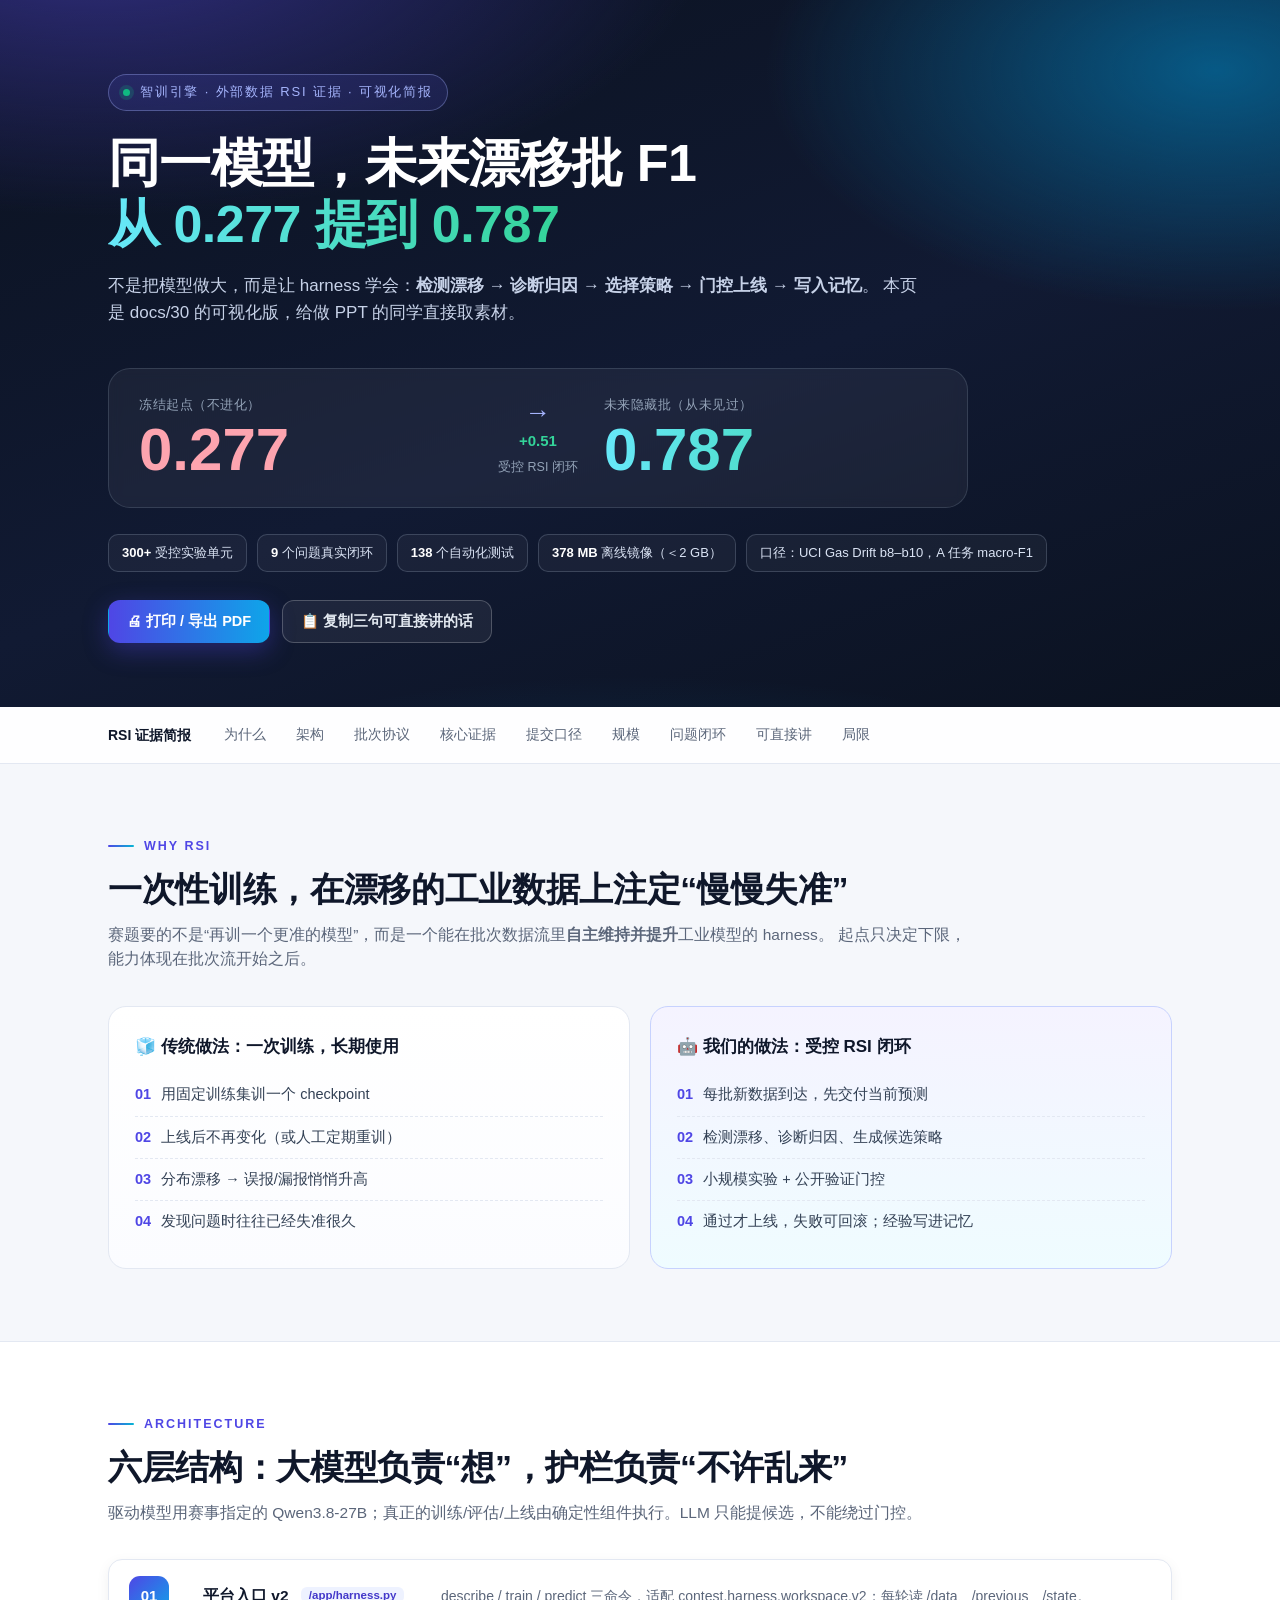
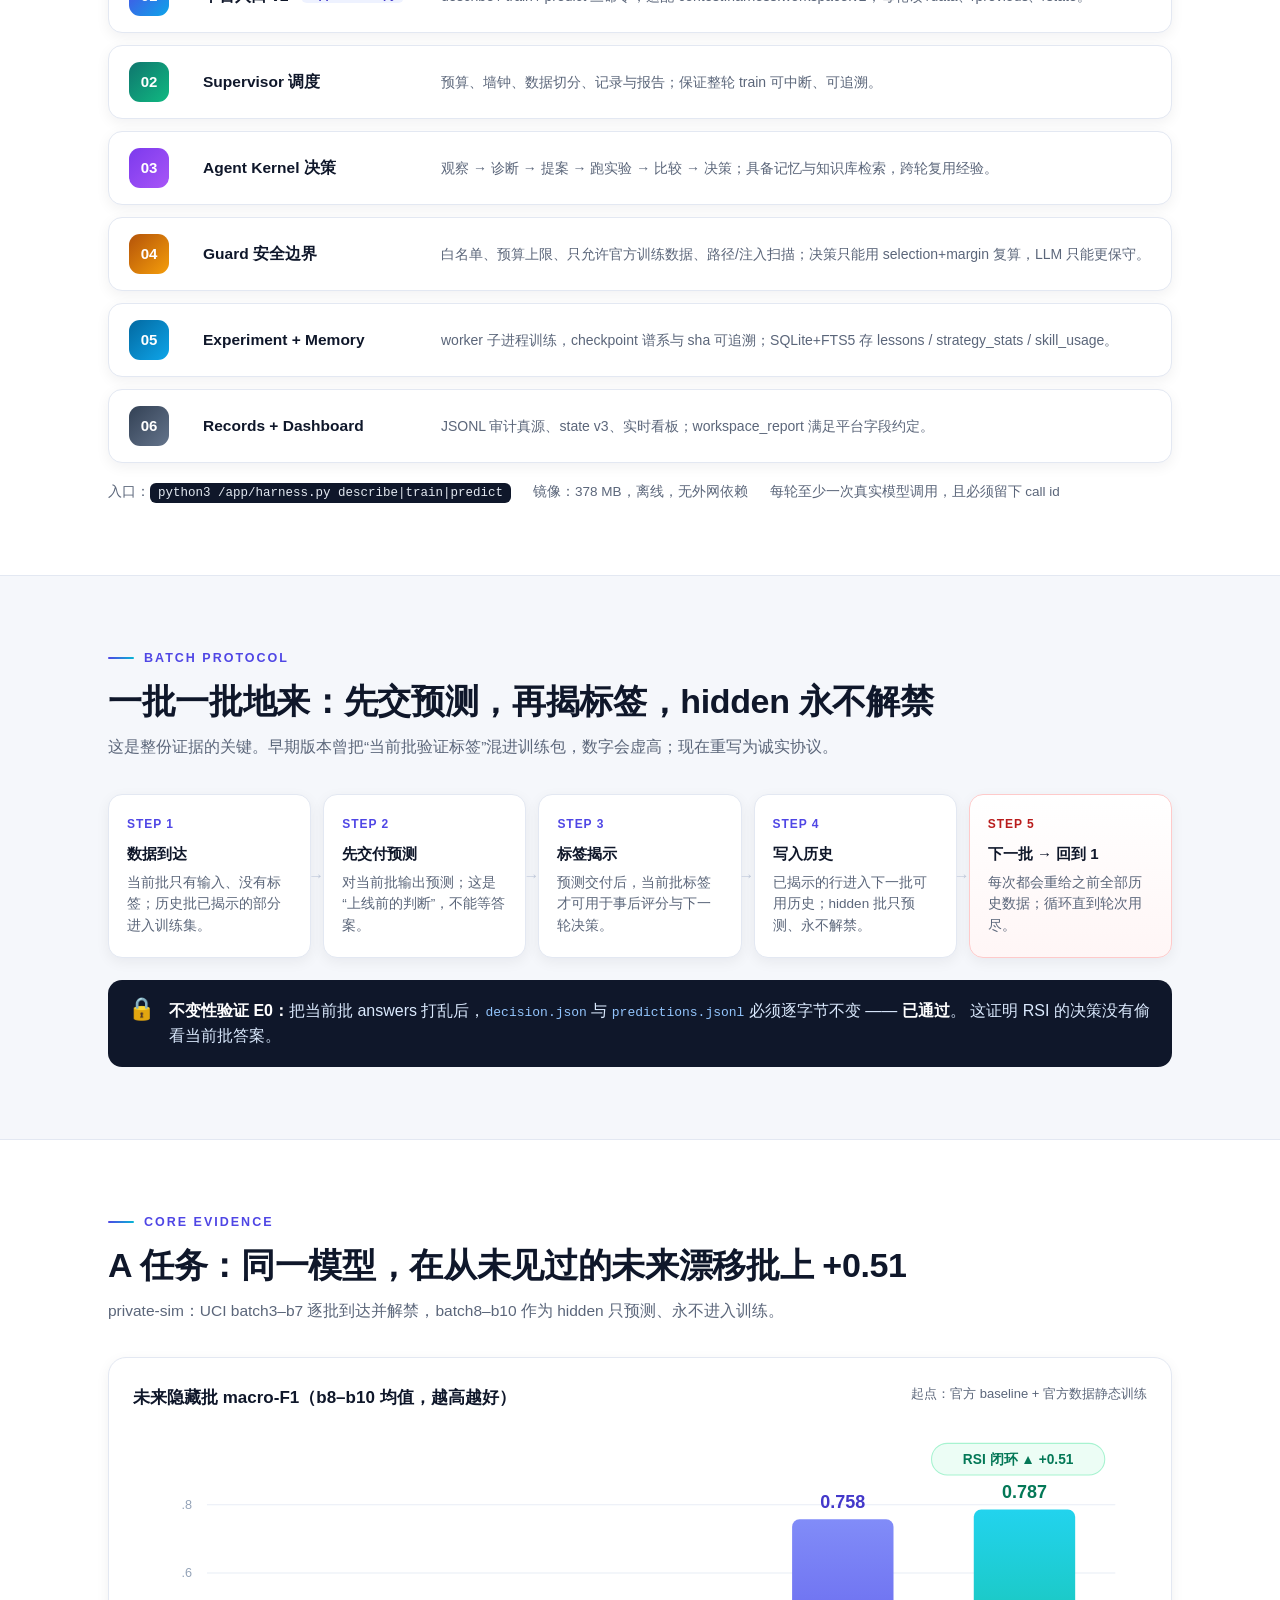
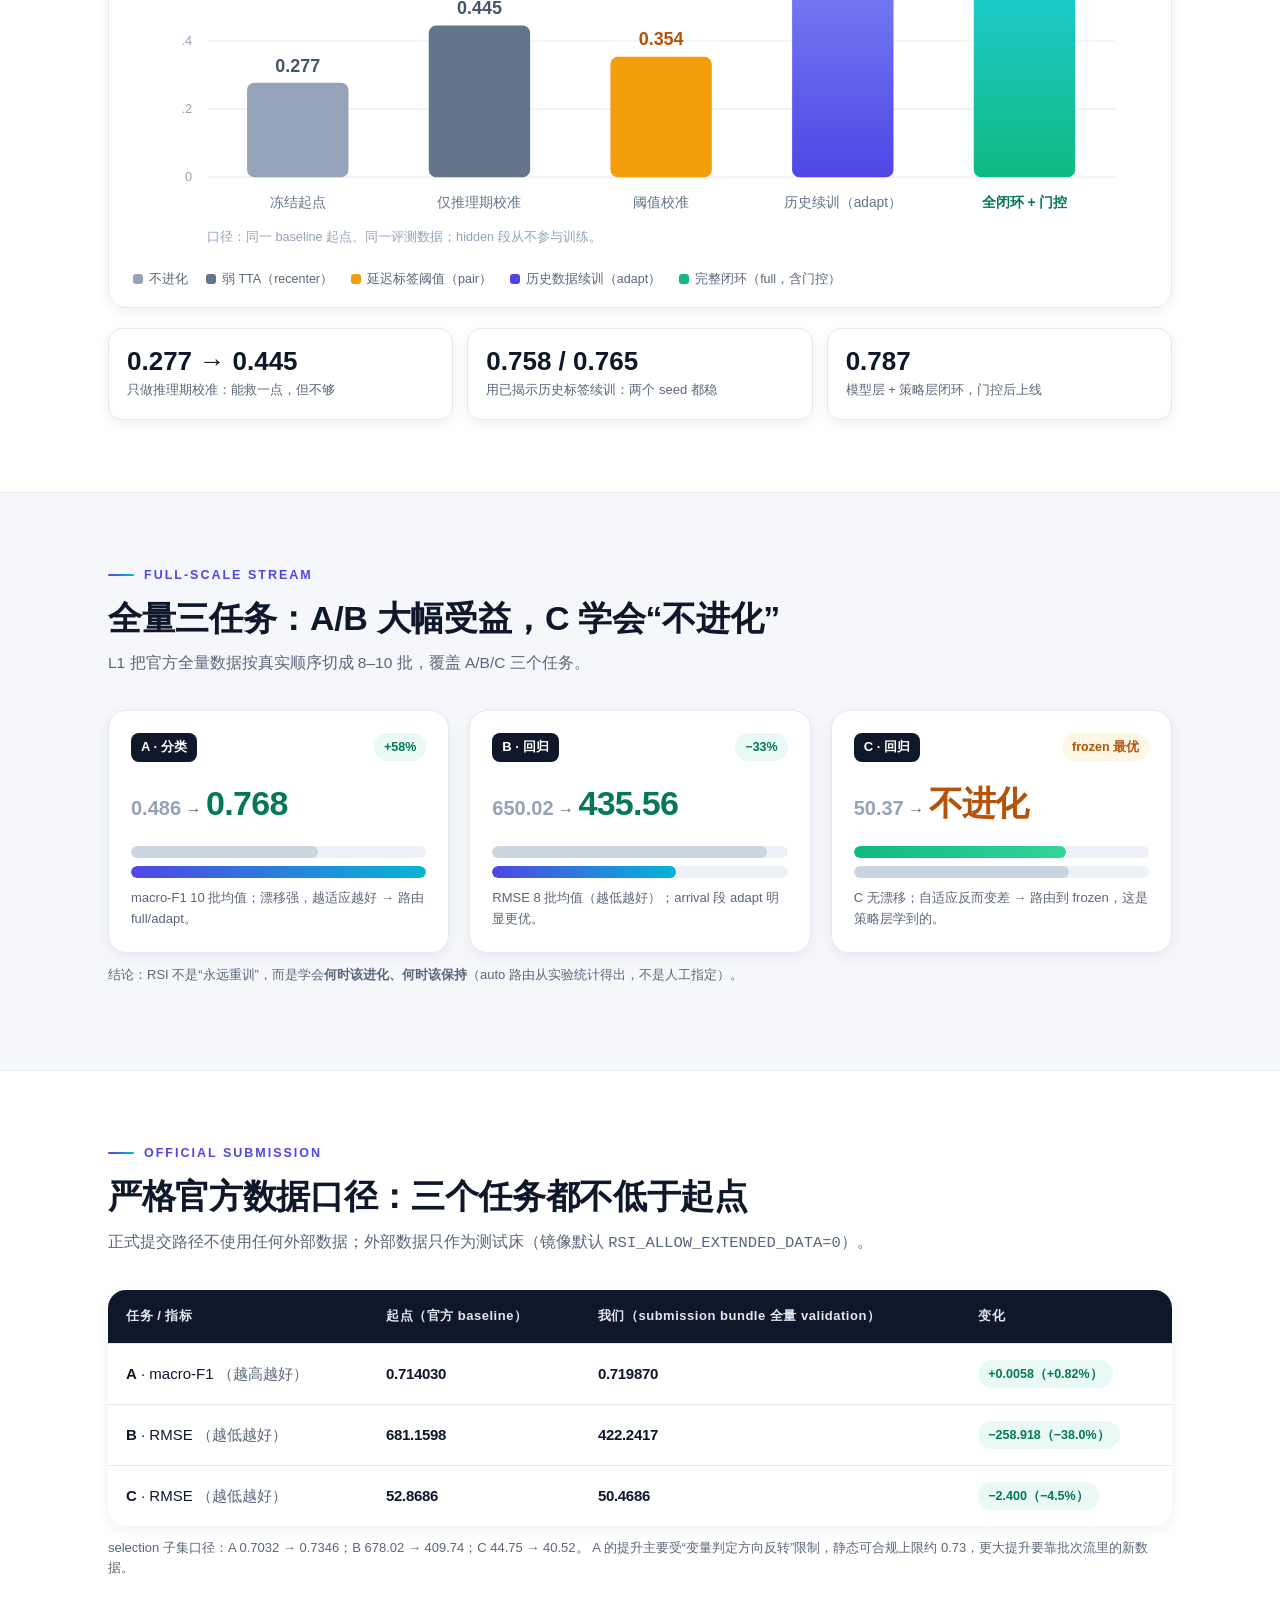
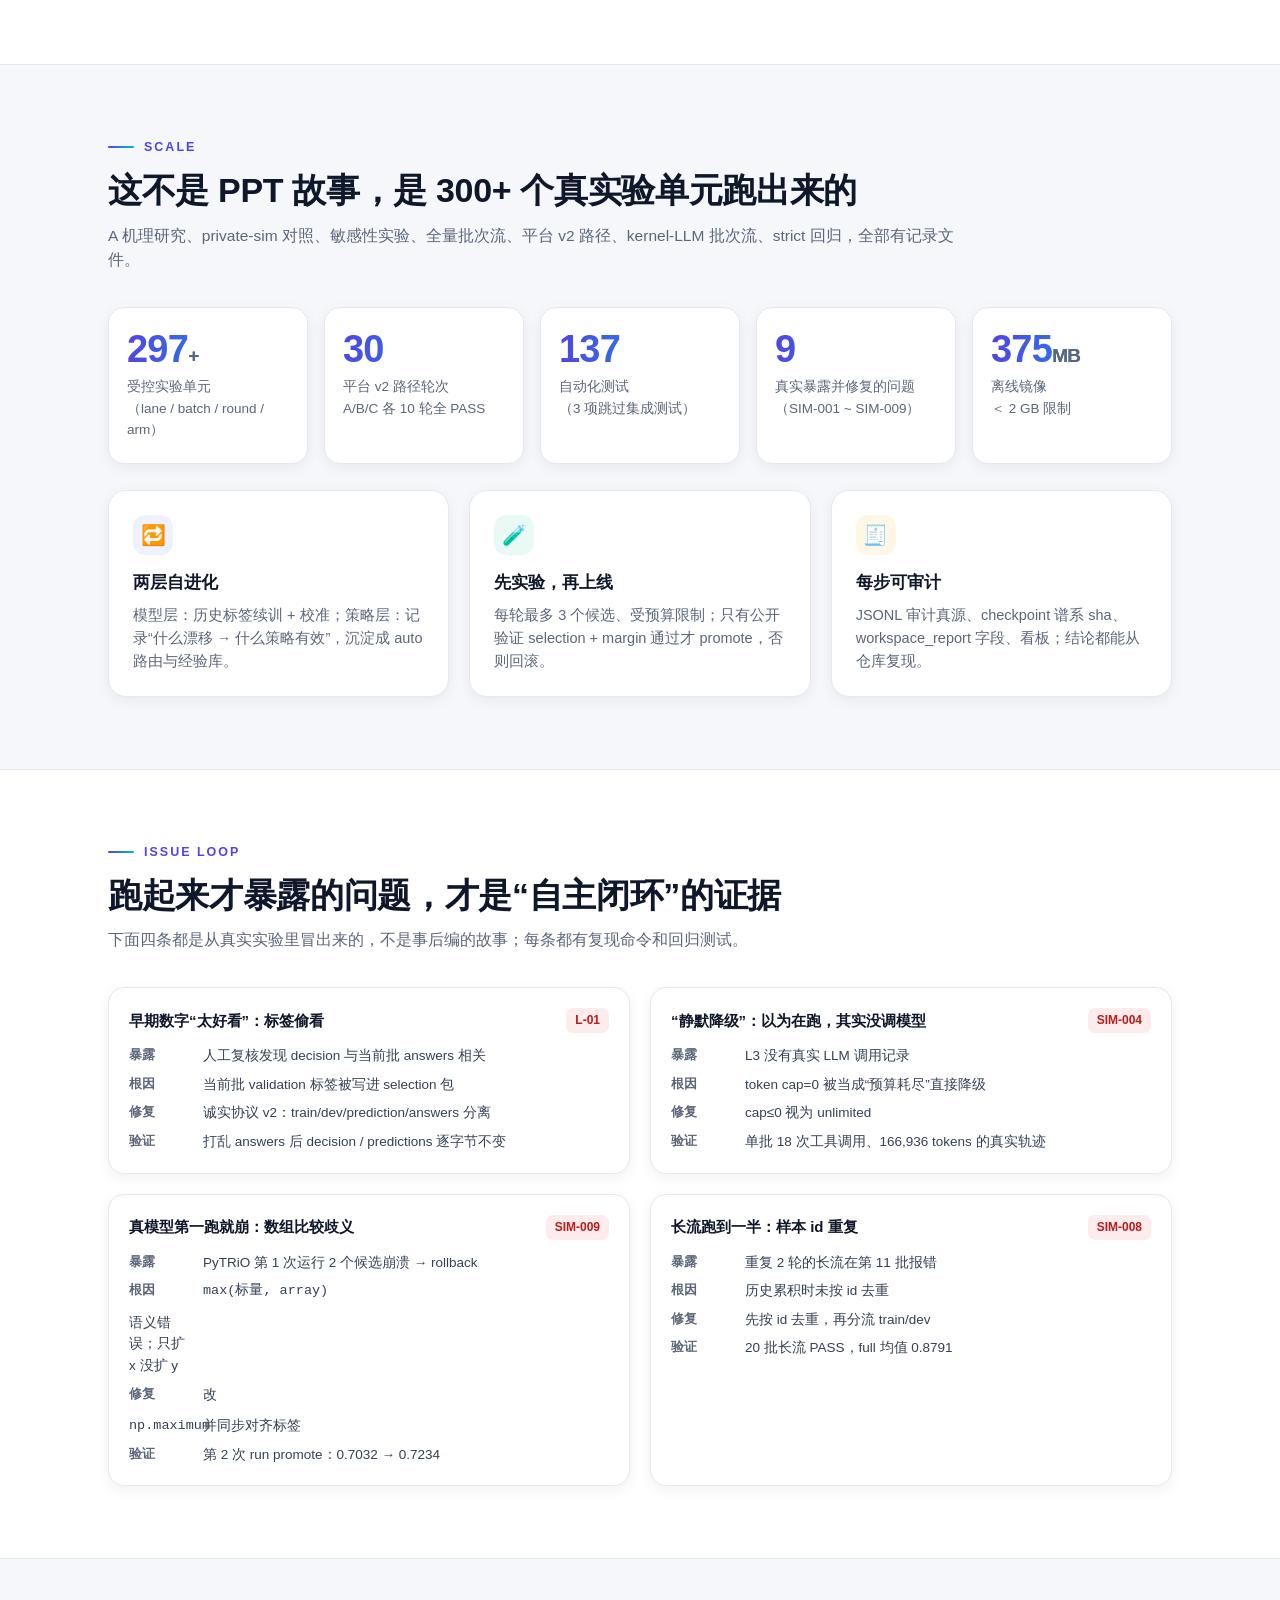
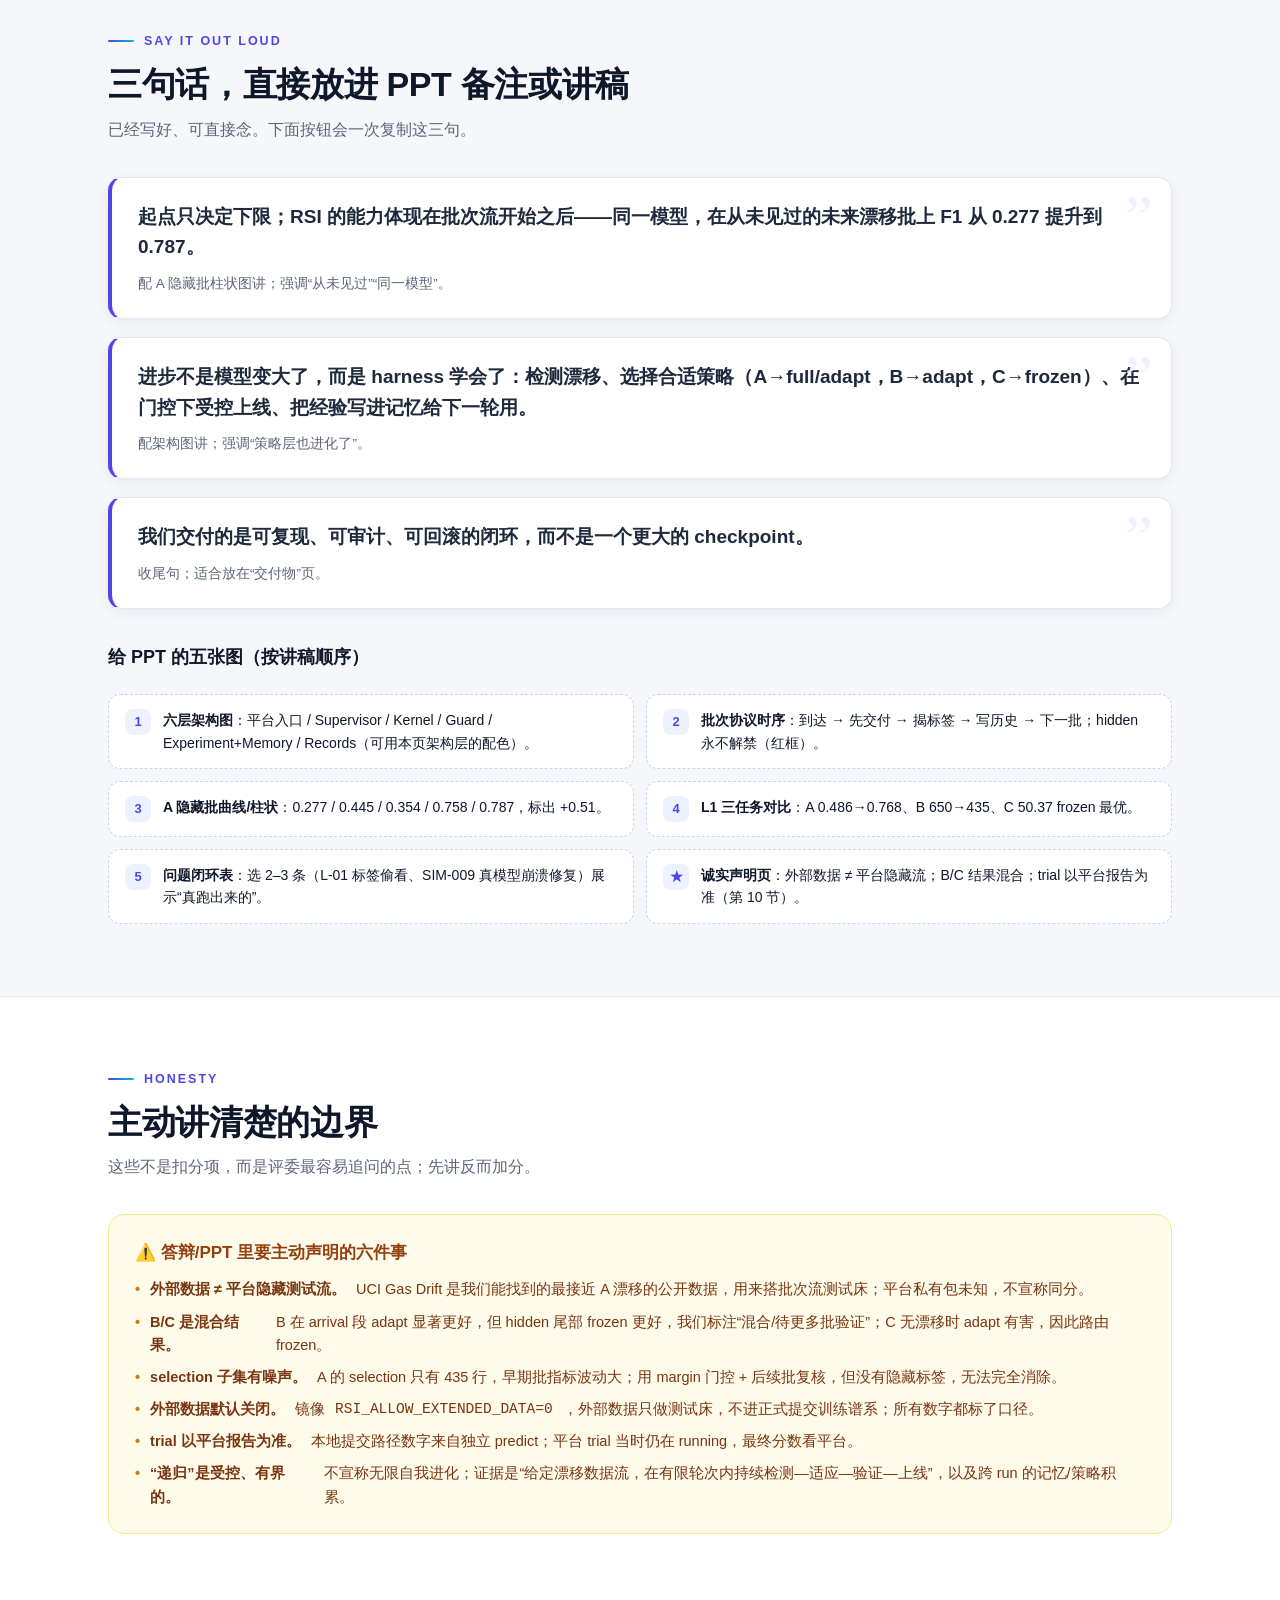
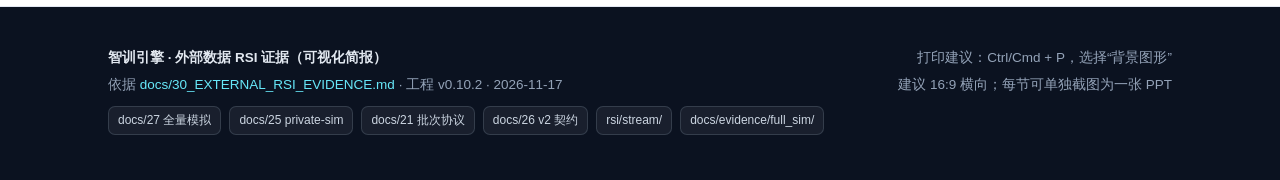
<file: docs/31_EXTERNAL_RSI_BRIEF.html>
<!DOCTYPE html>
<html lang="zh-CN">
<head>
<meta charset="UTF-8">
<meta name="viewport" content="width=device-width, initial-scale=1.0">
<title>智训引擎 · 外部数据 RSI 证据（可视化简报）</title>
<style>
  :root{
    --ink:#0f172a; --muted:#5b667a; --line:#e3e8f2; --bg:#f5f7fb; --card:#ffffff;
    --indigo:#4f46e5; --blue:#0ea5e9; --cyan:#06b6d4; --green:#10b981;
    --amber:#f59e0b; --red:#ef4444; --slate:#94a3b8;
    --radius:18px; --shadow:0 10px 30px rgba(15,23,42,.08);
    --shadow-sm:0 4px 14px rgba(15,23,42,.06);
  }
  *{box-sizing:border-box}
  html{scroll-behavior:smooth}
  body{
    margin:0; color:var(--ink); background:var(--bg);
    font-family:-apple-system,BlinkMacSystemFont,"PingFang SC","Hiragino Sans GB","Microsoft YaHei","Noto Sans SC",sans-serif;
    line-height:1.6; -webkit-font-smoothing:antialiased;
  }
  a{color:var(--indigo); text-decoration:none}
  .wrap{max-width:1120px; margin:0 auto; padding:0 28px}

  /* ---------- 顶部进度条 ---------- */
  #progress{position:fixed; top:0; left:0; height:3px; width:0; z-index:120;
    background:linear-gradient(90deg,var(--indigo),var(--cyan),var(--green)); transition:width .1s linear}

  /* ---------- Hero ---------- */
  .hero{position:relative; overflow:hidden; color:#fff;
    background:radial-gradient(1100px 520px at 8% -10%, #312e81 0%, transparent 55%),
               radial-gradient(900px 480px at 95% 10%, #075985 0%, transparent 50%),
               linear-gradient(160deg,#0b1220 0%, #111a33 55%, #0b1220 100%);
    padding:74px 0 64px;
  }
  .hero::after{content:""; position:absolute; inset:auto -10% -55% -10%; height:70%;
    background:radial-gradient(closest-side, rgba(14,165,233,.18), transparent 70%); pointer-events:none}
  .hero .wrap{position:relative; z-index:2}
  .kicker{display:inline-flex; align-items:center; gap:10px; font-size:13px; letter-spacing:.14em;
    text-transform:uppercase; color:#a5b4fc; border:1px solid rgba(165,180,252,.35);
    padding:7px 14px; border-radius:999px; background:rgba(99,102,241,.12)}
  .kicker .dot{width:7px;height:7px;border-radius:50%;background:var(--green);box-shadow:0 0 0 4px rgba(16,185,129,.2)}
  h1{font-size:clamp(30px,4.6vw,52px); line-height:1.18; margin:22px 0 16px; font-weight:800; letter-spacing:-.01em}
  h1 .hl{background:linear-gradient(90deg,#67e8f9,#34d399); -webkit-background-clip:text; background-clip:text; color:transparent}
  .hero p.lead{max-width:820px; margin:0; color:#c7d2e8; font-size:17px}
  .hero-actions{display:flex; flex-wrap:wrap; gap:12px; margin-top:28px}
  .btn{display:inline-flex; align-items:center; gap:8px; border-radius:12px; padding:11px 18px;
    font-size:14.5px; font-weight:600; cursor:pointer; border:1px solid transparent; transition:.2s}
  .btn-primary{background:linear-gradient(90deg,var(--indigo),var(--blue)); color:#fff; box-shadow:0 8px 24px rgba(79,70,229,.35)}
  .btn-primary:hover{transform:translateY(-1px)}
  .btn-ghost{background:rgba(255,255,255,.06); color:#e2e8f0; border-color:rgba(255,255,255,.22)}
  .btn-ghost:hover{background:rgba(255,255,255,.12)}

  .hero-metric{display:grid; grid-template-columns:1fr auto 1fr; gap:26px; align-items:center;
    margin-top:42px; padding:26px 30px; border-radius:22px;
    background:rgba(255,255,255,.05); border:1px solid rgba(148,163,184,.22); backdrop-filter:blur(6px); max-width:860px}
  .hm-block .hm-label{font-size:13px; color:#94a3b8; letter-spacing:.04em}
  .hm-block .hm-value{font-size:clamp(38px,5.4vw,60px); font-weight:800; line-height:1.05; margin-top:2px; font-variant-numeric:tabular-nums}
  .hm-block.bad .hm-value{color:#fda4af}
  .hm-block.good .hm-value{background:linear-gradient(90deg,#67e8f9,#34d399); -webkit-background-clip:text; background-clip:text; color:transparent}
  .hm-arrow{display:flex; flex-direction:column; align-items:center; gap:4px; color:#94a3b8; font-size:12.5px}
  .hm-arrow .arr{font-size:26px; color:#a5b4fc; line-height:1}
  .hm-arrow .delta{font-weight:700; color:#34d399; font-size:15px}
  .chips{display:flex; flex-wrap:wrap; gap:10px; margin-top:26px}
  .chip{font-size:13px; color:#dbe4f5; border:1px solid rgba(148,163,184,.28); background:rgba(255,255,255,.045);
    padding:8px 13px; border-radius:10px}
  .chip b{color:#fff}

  /* ---------- 导航 ---------- */
  .nav{position:sticky; top:0; z-index:100; background:rgba(255,255,255,.86); backdrop-filter:blur(12px);
    border-bottom:1px solid var(--line)}
  .nav .wrap{display:flex; align-items:center; gap:8px; overflow-x:auto; padding-top:10px; padding-bottom:10px}
  .nav .brand{font-weight:800; font-size:14px; margin-right:14px; white-space:nowrap; color:var(--ink)}
  .nav a{white-space:nowrap; font-size:13.5px; color:var(--muted); padding:7px 11px; border-radius:9px}
  .nav a:hover{background:#eef1f8; color:var(--ink)}

  /* ---------- 通用 Section ---------- */
  section{padding:72px 0; scroll-margin-top:64px}
  section.alt{background:#fff; border-top:1px solid var(--line); border-bottom:1px solid var(--line)}
  .kicker2{display:flex; align-items:center; gap:10px; font-size:12.5px; font-weight:700;
    letter-spacing:.16em; text-transform:uppercase; color:var(--indigo)}
  .kicker2::before{content:""; width:26px; height:2px; background:linear-gradient(90deg,var(--indigo),var(--cyan)); border-radius:2px}
  h2{font-size:clamp(25px,3.1vw,34px); line-height:1.25; margin:12px 0 12px; font-weight:800; letter-spacing:-.01em}
  .section-sub{color:var(--muted); max-width:860px; margin:0 0 34px; font-size:15.5px}

  .grid{display:grid; gap:20px}
  .g2{grid-template-columns:repeat(2,minmax(0,1fr))}
  .g3{grid-template-columns:repeat(3,minmax(0,1fr))}
  .g4{grid-template-columns:repeat(4,minmax(0,1fr))}
  @media (max-width:920px){ .g2,.g3,.g4{grid-template-columns:repeat(2,minmax(0,1fr))} }
  @media (max-width:620px){ .g2,.g3,.g4{grid-template-columns:1fr} .hero-metric{grid-template-columns:1fr; text-align:left} .hm-arrow{flex-direction:row} }

  .card{background:var(--card); border:1px solid var(--line); border-radius:var(--radius);
    padding:24px 24px 22px; box-shadow:var(--shadow-sm); transition:transform .2s, box-shadow .2s}
  .card:hover{transform:translateY(-2px); box-shadow:var(--shadow)}
  .card h3{font-size:17px; margin:0 0 8px; font-weight:750}
  .card p{margin:0; color:var(--muted); font-size:14.5px}
  .card .ico{width:40px;height:40px;border-radius:12px;display:grid;place-items:center;font-size:20px;margin-bottom:14px}
  .ico.indigo{background:#eef2ff; color:var(--indigo)}
  .ico.amber{background:#fff7e6; color:#d97706}
  .ico.green{background:#e8faf3; color:#059669}
  .ico.red{background:#feecec; color:var(--red)}

  .num{font-variant-numeric:tabular-nums; font-weight:800; letter-spacing:-.02em}
  .pill{display:inline-flex; align-items:center; gap:6px; font-size:12.5px; font-weight:700;
    padding:4px 10px; border-radius:999px}
  .pill.good{background:#e8faf3; color:#047857}
  .pill.bad{background:#feecec; color:#b91c1c}
  .pill.mid{background:#fff7e6; color:#b45309}
  .pill.info{background:#eef2ff; color:#4338ca}
  .muted{color:var(--muted)}

  /* ---------- 对比：传统 vs RSI ---------- */
  .compare{display:grid; grid-template-columns:1fr 1fr; gap:20px}
  @media (max-width:720px){ .compare{grid-template-columns:1fr} }
  .compare .col{border-radius:var(--radius); padding:26px; border:1px solid var(--line); background:#fff}
  .compare .old{background:linear-gradient(180deg,#fff,#fbfcff)}
  .compare .new{background:linear-gradient(180deg,#f5f3ff,#effcff); border-color:#c7d2fe}
  .compare h3{display:flex; align-items:center; gap:10px; font-size:17px; margin:0 0 14px}
  .compare ul{margin:0; padding-left:0; list-style:none}
  .compare li{display:flex; gap:10px; padding:9px 0; border-bottom:1px dashed var(--line); font-size:14.5px; color:#334155}
  .compare li:last-child{border-bottom:0}
  .compare li .b{flex:0 0 auto; font-weight:800; color:var(--indigo)}

  /* ---------- 架构分层 ---------- */
  .layers{display:grid; gap:12px}
  .layer{display:grid; grid-template-columns:56px 220px 1fr; gap:18px; align-items:center;
    background:#fff; border:1px solid var(--line); border-radius:14px; padding:16px 20px; box-shadow:var(--shadow-sm)}
  .layer .ln{width:40px;height:40px;border-radius:11px; display:grid; place-items:center; font-weight:800;
    color:#fff; background:linear-gradient(135deg,var(--indigo),var(--blue)); font-size:15px}
  .layer:nth-child(2) .ln{background:linear-gradient(135deg,#0f766e,#10b981)}
  .layer:nth-child(3) .ln{background:linear-gradient(135deg,#7c3aed,#a855f7)}
  .layer:nth-child(4) .ln{background:linear-gradient(135deg,#b45309,#f59e0b)}
  .layer:nth-child(5) .ln{background:linear-gradient(135deg,#0369a1,#0ea5e9)}
  .layer:nth-child(6) .ln{background:linear-gradient(135deg,#334155,#64748b)}
  .layer b{font-size:15.5px}
  .layer .desc{color:var(--muted); font-size:14px}
  .layer .tag{font-size:11.5px; font-weight:700; color:#4338ca; background:#eef2ff; padding:2px 8px; border-radius:6px; margin-left:8px; vertical-align:2px}
  @media (max-width:760px){ .layer{grid-template-columns:46px 1fr; } .layer .desc{grid-column:2} }

  .arch-note{margin-top:18px; display:flex; flex-wrap:wrap; gap:10px 22px; color:var(--muted); font-size:13.5px}
  .arch-note code{background:#0f172a; color:#e2e8f0; padding:3px 8px; border-radius:6px; font-size:12.5px}

  /* ---------- 批次协议 ---------- */
  .flow{display:grid; grid-template-columns:repeat(5,1fr); gap:12px; align-items:stretch}
  @media (max-width:980px){ .flow{grid-template-columns:repeat(2,1fr)} }
  @media (max-width:560px){ .flow{grid-template-columns:1fr} }
  .step{position:relative; background:#fff; border:1px solid var(--line); border-radius:14px; padding:20px 18px; box-shadow:var(--shadow-sm)}
  .step .idx{font-size:12px; font-weight:800; color:var(--indigo); letter-spacing:.08em}
  .step h4{margin:8px 0 6px; font-size:15px}
  .step p{margin:0; font-size:13.5px; color:var(--muted)}
  .step::after{content:"→"; position:absolute; right:-14px; top:50%; transform:translateY(-50%);
    color:#c3ccdd; font-weight:800; font-size:16px}
  .step:last-child::after{content:""}
  @media (max-width:980px){ .step::after{content:""} }
  .step.hidden{border-color:#fecaca; background:linear-gradient(180deg,#fff,#fff6f6)}
  .step.hidden .idx{color:#b91c1c}
  .invariant{margin-top:22px; display:flex; gap:14px; align-items:flex-start;
    background:#0f172a; color:#dbeafe; border-radius:14px; padding:18px 20px}
  .invariant .seal{font-size:22px; line-height:1}
  .invariant b{color:#fff}
  .invariant code{color:#93c5fd}

  /* ---------- 图表 ---------- */
  .chart-card{background:#fff; border:1px solid var(--line); border-radius:var(--radius); padding:26px 24px 18px; box-shadow:var(--shadow-sm)}
  .chart-head{display:flex; align-items:flex-start; justify-content:space-between; gap:18px; flex-wrap:wrap; margin-bottom:6px}
  .chart-head h3{margin:0; font-size:17px}
  .chart-head .note{font-size:13px; color:var(--muted)}
  .chart-wrap{width:100%; overflow-x:auto}
  svg.chart{width:100%; height:auto; min-width:640px; display:block}
  .legend{display:flex; flex-wrap:wrap; gap:8px 18px; margin-top:8px; color:var(--muted); font-size:12.5px}
  .legend i{display:inline-block; width:10px; height:10px; border-radius:3px; margin-right:6px; vertical-align:-1px}

  .takeaways{display:grid; grid-template-columns:repeat(3,1fr); gap:14px; margin-top:20px}
  @media (max-width:760px){ .takeaways{grid-template-columns:1fr} }
  .tk{background:#fff; border:1px solid var(--line); border-radius:14px; padding:18px; box-shadow:var(--shadow-sm)}
  .tk .big{font-size:26px; font-weight:800; line-height:1.1}
  .tk .lbl{font-size:13px; color:var(--muted); margin-top:4px}

  /* ---------- L1 卡片 ---------- */
  .l1 .card{padding:22px}
  .l1 .top{display:flex; align-items:baseline; justify-content:space-between; gap:10px}
  .l1 .task{font-size:13px; font-weight:800; color:#fff; background:#0f172a; border-radius:8px; padding:4px 10px}
  .l1 .from{font-size:20px; font-weight:800; color:#94a3b8}
  .l1 .to{font-size:34px; font-weight:800; letter-spacing:-.02em}
  .l1 .to.good{color:#047857}
  .l1 .to.amber{color:#b45309}
  .l1 .bars{margin:16px 0 8px; display:grid; gap:8px}
  .l1 .bar{height:12px; border-radius:99px; background:#eef1f8; overflow:hidden}
  .l1 .bar > i{display:block; height:100%; border-radius:99px}
  .l1 .bar.frozen > i{background:#cbd5e1}
  .l1 .bar.evolved > i{background:linear-gradient(90deg,var(--indigo),var(--cyan))}
  .l1 .bar.green > i{background:linear-gradient(90deg,#10b981,#34d399)}
  .l1 .cap{font-size:13px; color:var(--muted); margin-top:10px}

  /* ---------- strict 表 ---------- */
  .strict-tbl{width:100%; border-collapse:collapse; background:#fff; border-radius:var(--radius); overflow:hidden;
    box-shadow:var(--shadow-sm); font-size:15px}
  .strict-tbl th, .strict-tbl td{padding:16px 18px; text-align:left; border-bottom:1px solid var(--line)}
  .strict-tbl thead th{background:#0f172a; color:#e2e8f0; font-size:13px; letter-spacing:.04em; font-weight:700}
  .strict-tbl tbody tr:last-child td{border-bottom:0}
  .strict-tbl td.num{font-variant-numeric:tabular-nums}
  .strict-tbl .ours{font-weight:800}
  .footnote{font-size:13px; color:var(--muted); margin-top:12px}

  /* ---------- 规模 ---------- */
  .stats{display:grid; grid-template-columns:repeat(5,1fr); gap:16px}
  @media (max-width:980px){ .stats{grid-template-columns:repeat(2,1fr)} }
  @media (max-width:520px){ .stats{grid-template-columns:1fr} }
  .stat{background:#fff; border:1px solid var(--line); border-radius:16px; padding:22px 18px; box-shadow:var(--shadow-sm); text-align:left}
  .stat .v{font-size:38px; font-weight:800; line-height:1.05; letter-spacing:-.02em; background:linear-gradient(90deg,var(--indigo),var(--blue)); -webkit-background-clip:text; background-clip:text; color:transparent}
  .stat .v .suf{font-size:19px; color:var(--muted); -webkit-text-fill-color:var(--muted)}
  .stat .k{font-size:13.5px; color:var(--muted); margin-top:6px}

  /* ---------- 问题闭环 ---------- */
  .issue{background:#fff; border:1px solid var(--line); border-radius:16px; padding:20px; box-shadow:var(--shadow-sm)}
  .issue .head{display:flex; align-items:center; justify-content:space-between; gap:10px; margin-bottom:12px}
  .issue .id{font-size:12px; font-weight:800; color:#b91c1c; background:#feecec; padding:3px 9px; border-radius:7px}
  .issue h4{margin:0; font-size:15px}
  .issue .flow-mini{display:grid; gap:7px; margin-top:12px}
  .issue .row{display:grid; grid-template-columns:64px 1fr; gap:10px; font-size:13.5px; color:#334155}
  .issue .row span{color:var(--muted); font-size:12.5px; font-weight:700; letter-spacing:.02em}

  /* ---------- 引用 ---------- */
  .quotes{display:grid; gap:18px}
  .quote{position:relative; background:#fff; border:1px solid var(--line); border-left:4px solid var(--indigo);
    border-radius:14px; padding:24px 26px; box-shadow:var(--shadow-sm)}
  .quote .q{font-size:19px; line-height:1.6; font-weight:650; color:#1e293b; margin:0}
  .quote .why{margin:10px 0 0; font-size:13.5px; color:var(--muted)}
  .quote .mark{position:absolute; top:8px; right:18px; font-size:64px; line-height:1; color:#eef2ff; font-family:Georgia,serif}

  .ppt-list{display:grid; grid-template-columns:repeat(2,1fr); gap:12px; margin-top:22px}
  @media (max-width:700px){ .ppt-list{grid-template-columns:1fr} }
  .ppt-item{display:flex; gap:12px; align-items:flex-start; background:#fff; border:1px dashed #c7d2fe;
    border-radius:12px; padding:14px 16px; font-size:14px}
  .ppt-item .n{flex:0 0 auto; width:26px; height:26px; border-radius:8px; background:#eef2ff; color:var(--indigo);
    display:grid; place-items:center; font-weight:800; font-size:13px}

  /* ---------- 局限 ---------- */
  .limits{background:#fffbeb; border:1px solid #fde68a; border-radius:16px; padding:24px 26px}
  .limits h3{margin:0 0 12px; font-size:17px; color:#92400e; display:flex; gap:8px; align-items:center}
  .limits ul{margin:0; padding-left:0; list-style:none; display:grid; gap:9px}
  .limits li{display:flex; gap:10px; font-size:14.5px; color:#78350f}
  .limits li::before{content:"•"; color:#d97706; font-weight:800}

  footer{background:#0b1220; color:#94a3b8; padding:40px 0 46px; font-size:13.5px}
  footer .wrap{display:flex; flex-wrap:wrap; gap:14px 30px; justify-content:space-between; align-items:flex-start}
  footer b{color:#e2e8f0}
  footer a{color:#67e8f9}
  .src-chips{display:flex; flex-wrap:wrap; gap:8px; margin-top:10px}
  .src-chips span{background:rgba(255,255,255,.06); border:1px solid rgba(148,163,184,.22);
    border-radius:7px; padding:4px 9px; font-size:12px; color:#cbd5e1}

  /* ---------- 动效 ---------- */
  .reveal{opacity:0; transform:translateY(16px); transition:opacity .6s ease, transform .6s ease}
  .reveal.in{opacity:1; transform:none}
  @media (prefers-reduced-motion:reduce){ .reveal{opacity:1; transform:none; transition:none} }

  @page{size:A4 landscape; margin:12mm}
  @media print{
    body{background:#fff}
    #progress,.nav,.hero-actions{display:none !important}
    .reveal{opacity:1 !important; transform:none !important}
    .hero{padding:28px 0; -webkit-print-color-adjust:exact; print-color-adjust:exact}
    section{padding:26px 0; page-break-inside:avoid}
    .card,.chart-card,.issue,.quote,.stat{box-shadow:none; page-break-inside:avoid}
    footer{background:#fff; color:#475569}
    footer b{color:#0f172a}
    a{color:#0f172a}
  }
</style>
</head>
<body>
<div id="progress"></div>

<!-- ================= HERO ================= -->
<header class="hero">
  <div class="wrap">
    <div class="kicker"><span class="dot"></span> 智训引擎 · 外部数据 RSI 证据 · 可视化简报</div>
    <h1>同一模型，未来漂移批 F1<br><span class="hl">从 0.277 提到 0.787</span></h1>
    <p class="lead">不是把模型做大，而是让 harness 学会：<b>检测漂移 → 诊断归因 → 选择策略 → 门控上线 → 写入记忆</b>。
      本页是 docs/30 的可视化版，给做 PPT 的同学直接取素材。</p>

    <div class="hero-metric">
      <div class="hm-block bad">
        <div class="hm-label">冻结起点（不进化）</div>
        <div class="hm-value">0.277</div>
      </div>
      <div class="hm-arrow">
        <div class="arr">→</div>
        <div class="delta">+0.51</div>
        <div>受控 RSI 闭环</div>
      </div>
      <div class="hm-block good">
        <div class="hm-label">未来隐藏批（从未见过）</div>
        <div class="hm-value">0.787</div>
      </div>
    </div>

    <div class="chips">
      <span class="chip"><b>300+</b> 受控实验单元</span>
      <span class="chip"><b>9</b> 个问题真实闭环</span>
      <span class="chip"><b>138</b> 个自动化测试</span>
      <span class="chip"><b>378 MB</b> 离线镜像（＜2 GB）</span>
      <span class="chip">口径：UCI Gas Drift b8–b10，A 任务 macro-F1</span>
    </div>

    <div class="hero-actions">
      <button class="btn btn-primary" id="printBtn">🖨 打印 / 导出 PDF</button>
      <button class="btn btn-ghost" id="copyBtn">📋 复制三句可直接讲的话</button>
    </div>
  </div>
</header>

<!-- ================= NAV ================= -->
<nav class="nav">
  <div class="wrap">
    <span class="brand">RSI 证据简报</span>
    <a href="#why">为什么</a>
    <a href="#arch">架构</a>
    <a href="#protocol">批次协议</a>
    <a href="#evidence">核心证据</a>
    <a href="#strict">提交口径</a>
    <a href="#scale">规模</a>
    <a href="#issues">问题闭环</a>
    <a href="#talk">可直接讲</a>
    <a href="#limits">局限</a>
  </div>
</nav>

<main>
<!-- ================= 1. 为什么 ================= -->
<section id="why">
  <div class="wrap">
    <div class="kicker2">Why RSI</div>
    <h2>一次性训练，在漂移的工业数据上注定“慢慢失准”</h2>
    <p class="section-sub">赛题要的不是“再训一个更准的模型”，而是一个能在批次数据流里<b>自主维持并提升</b>工业模型的 harness。
      起点只决定下限，能力体现在批次流开始之后。</p>

    <div class="compare reveal">
      <div class="col old">
        <h3>🧊 传统做法：一次训练，长期使用</h3>
        <ul>
          <li><span class="b">01</span> 用固定训练集训一个 checkpoint</li>
          <li><span class="b">02</span> 上线后不再变化（或人工定期重训）</li>
          <li><span class="b">03</span> 分布漂移 → 误报/漏报悄悄升高</li>
          <li><span class="b">04</span> 发现问题时往往已经失准很久</li>
        </ul>
      </div>
      <div class="col new">
        <h3>🤖 我们的做法：受控 RSI 闭环</h3>
        <ul>
          <li><span class="b">01</span> 每批新数据到达，先交付当前预测</li>
          <li><span class="b">02</span> 检测漂移、诊断归因、生成候选策略</li>
          <li><span class="b">03</span> 小规模实验 + 公开验证门控</li>
          <li><span class="b">04</span> 通过才上线，失败可回滚；经验写进记忆</li>
        </ul>
      </div>
    </div>
  </div>
</section>

<!-- ================= 2. 架构 ================= -->
<section id="arch" class="alt">
  <div class="wrap">
    <div class="kicker2">Architecture</div>
    <h2>六层结构：大模型负责“想”，护栏负责“不许乱来”</h2>
    <p class="section-sub">驱动模型用赛事指定的 Qwen3.8-27B；真正的训练/评估/上线由确定性组件执行。LLM 只能提候选，不能绕过门控。</p>

    <div class="layers reveal">
      <div class="layer">
        <div class="ln">01</div>
        <b>平台入口 v2 <span class="tag">/app/harness.py</span></b>
        <div class="desc">describe / train / predict 三命令，适配 contest.harness.workspace.v2；每轮读 /data、/previous、/state。</div>
      </div>
      <div class="layer">
        <div class="ln">02</div>
        <b>Supervisor 调度</b>
        <div class="desc">预算、墙钟、数据切分、记录与报告；保证整轮 train 可中断、可追溯。</div>
      </div>
      <div class="layer">
        <div class="ln">03</div>
        <b>Agent Kernel 决策</b>
        <div class="desc">观察 → 诊断 → 提案 → 跑实验 → 比较 → 决策；具备记忆与知识库检索，跨轮复用经验。</div>
      </div>
      <div class="layer">
        <div class="ln">04</div>
        <b>Guard 安全边界</b>
        <div class="desc">白名单、预算上限、只允许官方训练数据、路径/注入扫描；决策只能用 selection+margin 复算，LLM 只能更保守。</div>
      </div>
      <div class="layer">
        <div class="ln">05</div>
        <b>Experiment + Memory</b>
        <div class="desc">worker 子进程训练，checkpoint 谱系与 sha 可追溯；SQLite+FTS5 存 lessons / strategy_stats / skill_usage。</div>
      </div>
      <div class="layer">
        <div class="ln">06</div>
        <b>Records + Dashboard</b>
        <div class="desc">JSONL 审计真源、state v3、实时看板；workspace_report 满足平台字段约定。</div>
      </div>
    </div>
    <div class="arch-note">
      <span>入口：<code>python3 /app/harness.py describe|train|predict</code></span>
      <span>镜像：378 MB，离线，无外网依赖</span>
      <span>每轮至少一次真实模型调用，且必须留下 call id</span>
    </div>
  </div>
</section>

<!-- ================= 3. 批次协议 ================= -->
<section id="protocol">
  <div class="wrap">
    <div class="kicker2">Batch Protocol</div>
    <h2>一批一批地来：先交预测，再揭标签，hidden 永不解禁</h2>
    <p class="section-sub">这是整份证据的关键。早期版本曾把“当前批验证标签”混进训练包，数字会虚高；现在重写为诚实协议。</p>

    <div class="flow reveal">
      <div class="step">
        <div class="idx">STEP 1</div>
        <h4>数据到达</h4>
        <p>当前批只有输入、没有标签；历史批已揭示的部分进入训练集。</p>
      </div>
      <div class="step">
        <div class="idx">STEP 2</div>
        <h4>先交付预测</h4>
        <p>对当前批输出预测；这是“上线前的判断”，不能等答案。</p>
      </div>
      <div class="step">
        <div class="idx">STEP 3</div>
        <h4>标签揭示</h4>
        <p>预测交付后，当前批标签才可用于事后评分与下一轮决策。</p>
      </div>
      <div class="step">
        <div class="idx">STEP 4</div>
        <h4>写入历史</h4>
        <p>已揭示的行进入下一批可用历史；hidden 批只预测、永不解禁。</p>
      </div>
      <div class="step hidden">
        <div class="idx">STEP 5</div>
        <h4>下一批 → 回到 1</h4>
        <p>每次都会重给之前全部历史数据；循环直到轮次用尽。</p>
      </div>
    </div>

    <div class="invariant reveal">
      <div class="seal">🔒</div>
      <div>
        <b>不变性验证 E0：</b>把当前批 answers 打乱后，<code>decision.json</code> 与
        <code>predictions.jsonl</code> 必须逐字节不变 —— <b>已通过</b>。
        这证明 RSI 的决策没有偷看当前批答案。
      </div>
    </div>
  </div>
</section>

<!-- ================= 4. 核心证据 ================= -->
<section id="evidence" class="alt">
  <div class="wrap">
    <div class="kicker2">Core Evidence</div>
    <h2>A 任务：同一模型，在从未见过的未来漂移批上 +0.51</h2>
    <p class="section-sub">private-sim：UCI batch3–b7 逐批到达并解禁，batch8–b10 作为 hidden 只预测、永不进入训练。</p>

    <div class="chart-card reveal">
      <div class="chart-head">
        <h3>未来隐藏批 macro-F1（b8–b10 均值，越高越好）</h3>
        <div class="note">起点：官方 baseline + 官方数据静态训练</div>
      </div>
      <div class="chart-wrap">
        <svg class="chart" viewBox="0 0 960 420" role="img" aria-label="A 任务隐藏批 macro-F1 柱状图">
          <defs>
            <linearGradient id="gFull" x1="0" y1="0" x2="0" y2="1">
              <stop offset="0%" stop-color="#22d3ee"/>
              <stop offset="100%" stop-color="#10b981"/>
            </linearGradient>
            <linearGradient id="gAdapt" x1="0" y1="0" x2="0" y2="1">
              <stop offset="0%" stop-color="#818cf8"/>
              <stop offset="100%" stop-color="#4f46e5"/>
            </linearGradient>
          </defs>

          <!-- gridlines -->
          <g stroke="#e8edf6" stroke-width="1">
            <line x1="70" y1="340" x2="930" y2="340"/>
            <line x1="70" y1="275.6" x2="930" y2="275.6"/>
            <line x1="70" y1="211.1" x2="930" y2="211.1"/>
            <line x1="70" y1="146.7" x2="930" y2="146.7"/>
            <line x1="70" y1="82.2" x2="930" y2="82.2"/>
          </g>
          <g fill="#94a3b8" font-size="12" text-anchor="end">
            <text x="56" y="344">0</text>
            <text x="56" y="279.6">.2</text>
            <text x="56" y="215.1">.4</text>
            <text x="56" y="150.7">.6</text>
            <text x="56" y="86.2">.8</text>
          </g>

          <!-- bars -->
          <g>
            <!-- frozen -->
            <rect x="108" y="250.6" width="96" height="89.4" rx="7" fill="#94a3b8"/>
            <text x="156" y="240" text-anchor="middle" font-size="17" font-weight="800" fill="#475569">0.277</text>
            <text x="156" y="368" text-anchor="middle" font-size="13" fill="#64748b">冻结起点</text>
            <!-- recenter -->
            <rect x="280" y="196.5" width="96" height="143.5" rx="7" fill="#64748b"/>
            <text x="328" y="186" text-anchor="middle" font-size="17" font-weight="800" fill="#475569">0.445</text>
            <text x="328" y="368" text-anchor="middle" font-size="13" fill="#64748b">仅推理期校准</text>
            <!-- pair -->
            <rect x="452" y="226.0" width="96" height="114.0" rx="7" fill="#f59e0b"/>
            <text x="500" y="215" text-anchor="middle" font-size="17" font-weight="800" fill="#b45309">0.354</text>
            <text x="500" y="368" text-anchor="middle" font-size="13" fill="#64748b">阈值校准</text>
            <!-- adapt -->
            <rect x="624" y="95.9" width="96" height="244.1" rx="7" fill="url(#gAdapt)"/>
            <text x="672" y="85" text-anchor="middle" font-size="17" font-weight="800" fill="#4338ca">0.758</text>
            <text x="672" y="368" text-anchor="middle" font-size="13" fill="#64748b">历史续训（adapt）</text>
            <!-- full -->
            <rect x="796" y="86.6" width="96" height="253.4" rx="7" fill="url(#gFull)"/>
            <text x="844" y="76" text-anchor="middle" font-size="17" font-weight="800" fill="#047857">0.787</text>
            <text x="844" y="368" text-anchor="middle" font-size="13" fill="#047857" font-weight="700">全闭环 + 门控</text>
          </g>

          <!-- annotation -->
          <g>
            <rect x="756" y="24" width="164" height="30" rx="15" fill="#ecfdf5" stroke="#a7f3d0"/>
            <text x="838" y="44" text-anchor="middle" font-size="13" font-weight="800" fill="#047857">RSI 闭环 ▲ +0.51</text>
          </g>
          <text x="70" y="400" font-size="12" fill="#94a3b8">口径：同一 baseline 起点、同一评测数据；hidden 段从不参与训练。</text>
        </svg>
      </div>
      <div class="legend">
        <span><i style="background:#94a3b8"></i>不进化</span>
        <span><i style="background:#64748b"></i>弱 TTA（recenter）</span>
        <span><i style="background:#f59e0b"></i>延迟标签阈值（pair）</span>
        <span><i style="background:#4f46e5"></i>历史数据续训（adapt）</span>
        <span><i style="background:#10b981"></i>完整闭环（full，含门控）</span>
      </div>
    </div>

    <div class="takeaways reveal">
      <div class="tk">
        <div class="big">0.277 → 0.445</div>
        <div class="lbl">只做推理期校准：能救一点，但不够</div>
      </div>
      <div class="tk">
        <div class="big">0.758 / 0.765</div>
        <div class="lbl">用已揭示历史标签续训：两个 seed 都稳</div>
      </div>
      <div class="tk">
        <div class="big">0.787</div>
        <div class="lbl">模型层 + 策略层闭环，门控后上线</div>
      </div>
    </div>
  </div>
</section>

<!-- ================= 5. L1 全量 ================= -->
<section id="l1">
  <div class="wrap">
    <div class="kicker2">Full-scale Stream</div>
    <h2>全量三任务：A/B 大幅受益，C 学会“不进化”</h2>
    <p class="section-sub">L1 把官方全量数据按真实顺序切成 8–10 批，覆盖 A/B/C 三个任务。</p>

    <div class="grid g3 l1 reveal">
      <div class="card">
        <div class="top"><span class="task">A · 分类</span><span class="pill good">+58%</span></div>
        <div style="margin-top:14px"><span class="from">0.486</span> <span class="muted">→</span> <span class="to good">0.768</span></div>
        <div class="bars">
          <div class="bar frozen"><i style="width:63.2%"></i></div>
          <div class="bar evolved"><i style="width:100%"></i></div>
        </div>
        <div class="cap">macro-F1 10 批均值；漂移强，越适应越好 → 路由 full/adapt。</div>
      </div>
      <div class="card">
        <div class="top"><span class="task">B · 回归</span><span class="pill good">−33%</span></div>
        <div style="margin-top:14px"><span class="from">650.02</span> <span class="muted">→</span> <span class="to good">435.56</span></div>
        <div class="bars">
          <div class="bar frozen"><i style="width:92.9%"></i></div>
          <div class="bar evolved"><i style="width:62.2%"></i></div>
        </div>
        <div class="cap">RMSE 8 批均值（越低越好）；arrival 段 adapt 明显更优。</div>
      </div>
      <div class="card">
        <div class="top"><span class="task">C · 回归</span><span class="pill mid">frozen 最优</span></div>
        <div style="margin-top:14px"><span class="from">50.37</span> <span class="muted">→</span> <span class="to amber">不进化</span></div>
        <div class="bars">
          <div class="bar green"><i style="width:72%"></i></div>
          <div class="bar frozen"><i style="width:73%"></i></div>
        </div>
        <div class="cap">C 无漂移；自适应反而变差 → 路由到 frozen，这是策略层学到的。</div>
      </div>
    </div>
    <p class="footnote">结论：RSI 不是“永远重训”，而是学会<b>何时该进化、何时该保持</b>（auto 路由从实验统计得出，不是人工指定）。</p>
  </div>
</section>

<!-- ================= 6. strict 提交口径 ================= -->
<section id="strict" class="alt">
  <div class="wrap">
    <div class="kicker2">Official Submission</div>
    <h2>严格官方数据口径：三个任务都不低于起点</h2>
    <p class="section-sub">正式提交路径不使用任何外部数据；外部数据只作为测试床（镜像默认 <code>RSI_ALLOW_EXTENDED_DATA=0</code>）。</p>

    <table class="strict-tbl reveal">
      <thead>
        <tr><th>任务 / 指标</th><th>起点（官方 baseline）</th><th>我们（submission bundle 全量 validation）</th><th>变化</th></tr>
      </thead>
      <tbody>
        <tr>
          <td><b>A</b> · macro-F1 <span class="muted">（越高越好）</span></td>
          <td class="num">0.714030</td>
          <td class="num ours">0.719870</td>
          <td><span class="pill good">+0.0058（+0.82%）</span></td>
        </tr>
        <tr>
          <td><b>B</b> · RMSE <span class="muted">（越低越好）</span></td>
          <td class="num">681.1598</td>
          <td class="num ours">422.2417</td>
          <td><span class="pill good">−258.918（−38.0%）</span></td>
        </tr>
        <tr>
          <td><b>C</b> · RMSE <span class="muted">（越低越好）</span></td>
          <td class="num">52.8686</td>
          <td class="num ours">50.4686</td>
          <td><span class="pill good">−2.400（−4.5%）</span></td>
        </tr>
      </tbody>
    </table>
    <p class="footnote">selection 子集口径：A 0.7032 → 0.7346；B 678.02 → 409.74；C 44.75 → 40.52。
      A 的提升主要受“变量判定方向反转”限制，静态可合规上限约 0.73，更大提升要靠批次流里的新数据。</p>
  </div>
</section>

<!-- ================= 7. 规模 ================= -->
<section id="scale">
  <div class="wrap">
    <div class="kicker2">Scale</div>
    <h2>这不是 PPT 故事，是 300+ 个真实验单元跑出来的</h2>
    <p class="section-sub">A 机理研究、private-sim 对照、敏感性实验、全量批次流、平台 v2 路径、kernel-LLM 批次流、strict 回归，全部有记录文件。</p>

    <div class="stats reveal">
      <div class="stat"><div class="v"><span class="cnt" data-target="300">0</span><span class="suf">+</span></div><div class="k">受控实验单元<br>（lane / batch / round / arm）</div></div>
      <div class="stat"><div class="v"><span class="cnt" data-target="30">0</span></div><div class="k">平台 v2 路径轮次<br>A/B/C 各 10 轮全 PASS</div></div>
      <div class="stat"><div class="v"><span class="cnt" data-target="138">0</span></div><div class="k">自动化测试<br>（3 项跳过集成测试）</div></div>
      <div class="stat"><div class="v"><span class="cnt" data-target="9">0</span></div><div class="k">真实暴露并修复的问题<br>（SIM-001 ~ SIM-009）</div></div>
      <div class="stat"><div class="v"><span class="cnt" data-target="378">0</span><span class="suf">MB</span></div><div class="k">离线镜像<br>＜ 2 GB 限制</div></div>
    </div>

    <div class="grid g3" style="margin-top:26px">
      <div class="card reveal">
        <div class="ico indigo">🔁</div>
        <h3>两层自进化</h3>
        <p>模型层：历史标签续训 + 校准；策略层：记录“什么漂移 → 什么策略有效”，沉淀成 auto 路由与经验库。</p>
      </div>
      <div class="card reveal">
        <div class="ico green">🧪</div>
        <h3>先实验，再上线</h3>
        <p>每轮最多 3 个候选、受预算限制；只有公开验证 selection + margin 通过才 promote，否则回滚。</p>
      </div>
      <div class="card reveal">
        <div class="ico amber">🧾</div>
        <h3>每步可审计</h3>
        <p>JSONL 审计真源、checkpoint 谱系 sha、workspace_report 字段、看板；结论都能从仓库复现。</p>
      </div>
    </div>
  </div>
</section>

<!-- ================= 8. 问题闭环 ================= -->
<section id="issues" class="alt">
  <div class="wrap">
    <div class="kicker2">Issue Loop</div>
    <h2>跑起来才暴露的问题，才是“自主闭环”的证据</h2>
    <p class="section-sub">下面四条都是从真实实验里冒出来的，不是事后编的故事；每条都有复现命令和回归测试。</p>

    <div class="grid g2 reveal" style="margin-top:8px">
      <div class="issue">
        <div class="head"><h4>早期数字“太好看”：标签偷看</h4><span class="id">L-01</span></div>
        <div class="flow-mini">
          <div class="row"><span>暴露</span>人工复核发现 decision 与当前批 answers 相关</div>
          <div class="row"><span>根因</span>当前批 validation 标签被写进 selection 包</div>
          <div class="row"><span>修复</span>诚实协议 v2：train/dev/prediction/answers 分离</div>
          <div class="row"><span>验证</span>打乱 answers 后 decision / predictions 逐字节不变</div>
        </div>
      </div>
      <div class="issue">
        <div class="head"><h4>“静默降级”：以为在跑，其实没调模型</h4><span class="id">SIM-004</span></div>
        <div class="flow-mini">
          <div class="row"><span>暴露</span>L3 没有真实 LLM 调用记录</div>
          <div class="row"><span>根因</span>token cap=0 被当成“预算耗尽”直接降级</div>
          <div class="row"><span>修复</span>cap≤0 视为 unlimited</div>
          <div class="row"><span>验证</span>单批 18 次工具调用、166,936 tokens 的真实轨迹</div>
        </div>
      </div>
      <div class="issue">
        <div class="head"><h4>真模型第一跑就崩：数组比较歧义</h4><span class="id">SIM-009</span></div>
        <div class="flow-mini">
          <div class="row"><span>暴露</span>PyTRiO 第 1 次运行 2 个候选崩溃 → rollback</div>
          <div class="row"><span>根因</span><code>max(标量, array)</code> 语义错误；只扩 x 没扩 y</div>
          <div class="row"><span>修复</span>改 <code>np.maximum</code> 并同步对齐标签</div>
          <div class="row"><span>验证</span>第 2 次 run promote：0.7032 → 0.7234</div>
        </div>
      </div>
      <div class="issue">
        <div class="head"><h4>长流跑到一半：样本 id 重复</h4><span class="id">SIM-008</span></div>
        <div class="flow-mini">
          <div class="row"><span>暴露</span>重复 2 轮的长流在第 11 批报错</div>
          <div class="row"><span>根因</span>历史累积时未按 id 去重</div>
          <div class="row"><span>修复</span>先按 id 去重，再分流 train/dev</div>
          <div class="row"><span>验证</span>20 批长流 PASS，full 均值 0.8791</div>
        </div>
      </div>
    </div>
  </div>
</section>

<!-- ================= 9. 可直接讲 ================= -->
<section id="talk">
  <div class="wrap">
    <div class="kicker2">Say It Out Loud</div>
    <h2>三句话，直接放进 PPT 备注或讲稿</h2>
    <p class="section-sub">已经写好、可直接念。下面按钮会一次复制这三句。</p>

    <div class="quotes reveal" id="quoteBox">
      <div class="quote">
        <div class="mark">”</div>
        <p class="q">起点只决定下限；RSI 的能力体现在批次流开始之后——同一模型，在从未见过的未来漂移批上 F1 从 0.277 提升到 0.787。</p>
        <p class="why">配 A 隐藏批柱状图讲；强调“从未见过”“同一模型”。</p>
      </div>
      <div class="quote">
        <div class="mark">”</div>
        <p class="q">进步不是模型变大了，而是 harness 学会了：检测漂移、选择合适策略（A→full/adapt，B→adapt，C→frozen）、在门控下受控上线、把经验写进记忆给下一轮用。</p>
        <p class="why">配架构图讲；强调“策略层也进化了”。</p>
      </div>
      <div class="quote">
        <div class="mark">”</div>
        <p class="q">我们交付的是可复现、可审计、可回滚的闭环，而不是一个更大的 checkpoint。</p>
        <p class="why">收尾句；适合放在“交付物”页。</p>
      </div>
    </div>

    <h3 style="margin:34px 0 6px; font-size:18px">给 PPT 的五张图（按讲稿顺序）</h3>
    <div class="ppt-list reveal">
      <div class="ppt-item"><span class="n">1</span><div><b>六层架构图</b>：平台入口 / Supervisor / Kernel / Guard / Experiment+Memory / Records（可用本页架构层的配色）。</div></div>
      <div class="ppt-item"><span class="n">2</span><div><b>批次协议时序</b>：到达 → 先交付 → 揭标签 → 写历史 → 下一批；hidden 永不解禁（红框）。</div></div>
      <div class="ppt-item"><span class="n">3</span><div><b>A 隐藏批曲线/柱状</b>：0.277 / 0.445 / 0.354 / 0.758 / 0.787，标出 +0.51。</div></div>
      <div class="ppt-item"><span class="n">4</span><div><b>L1 三任务对比</b>：A 0.486→0.768、B 650→435、C 50.37 frozen 最优。</div></div>
      <div class="ppt-item"><span class="n">5</span><div><b>问题闭环表</b>：选 2–3 条（L-01 标签偷看、SIM-009 真模型崩溃修复）展示“真跑出来的”。</div></div>
      <div class="ppt-item"><span class="n">★</span><div><b>诚实声明页</b>：外部数据 ≠ 平台隐藏流；B/C 结果混合；trial 以平台报告为准（第 10 节）。</div></div>
    </div>
  </div>
</section>

<!-- ================= 10. 局限 ================= -->
<section id="limits" class="alt">
  <div class="wrap">
    <div class="kicker2">Honesty</div>
    <h2>主动讲清楚的边界</h2>
    <p class="section-sub">这些不是扣分项，而是评委最容易追问的点；先讲反而加分。</p>

    <div class="limits reveal">
      <h3>⚠️ 答辩/PPT 里要主动声明的六件事</h3>
      <ul>
        <li><b>外部数据 ≠ 平台隐藏测试流。</b>UCI Gas Drift 是我们能找到的最接近 A 漂移的公开数据，用来搭批次流测试床；平台私有包未知，不宣称同分。</li>
        <li><b>B/C 是混合结果。</b>B 在 arrival 段 adapt 显著更好，但 hidden 尾部 frozen 更好，我们标注“混合/待更多批验证”；C 无漂移时 adapt 有害，因此路由 frozen。</li>
        <li><b>selection 子集有噪声。</b>A 的 selection 只有 435 行，早期批指标波动大；用 margin 门控 + 后续批复核，但没有隐藏标签，无法完全消除。</li>
        <li><b>外部数据默认关闭。</b>镜像 <code>RSI_ALLOW_EXTENDED_DATA=0</code>，外部数据只做测试床，不进正式提交训练谱系；所有数字都标了口径。</li>
        <li><b>trial 以平台报告为准。</b>本地提交路径数字来自独立 predict；平台 trial 当时仍在 running，最终分数看平台。</li>
        <li><b>“递归”是受控、有界的。</b>不宣称无限自我进化；证据是“给定漂移数据流，在有限轮次内持续检测—适应—验证—上线”，以及跨 run 的记忆/策略积累。</li>
      </ul>
    </div>
  </div>
</section>
</main>

<footer>
  <div class="wrap">
    <div>
      <div><b>智训引擎 · 外部数据 RSI 证据（可视化简报）</b></div>
      <div style="margin-top:6px">依据 <a href="./30_EXTERNAL_RSI_EVIDENCE.md">docs/30_EXTERNAL_RSI_EVIDENCE.md</a> · 工程 v0.10.2 · 2026-11-17</div>
      <div class="src-chips">
        <span>docs/27 全量模拟</span>
        <span>docs/25 private-sim</span>
        <span>docs/21 批次协议</span>
        <span>docs/26 v2 契约</span>
        <span>rsi/stream/</span>
        <span>docs/evidence/full_sim/</span>
      </div>
    </div>
    <div style="text-align:right">
      <div>打印建议：Ctrl/Cmd + P，选择“背景图形”</div>
      <div style="margin-top:6px">建议 16:9 横向；每节可单独截图为一张 PPT</div>
    </div>
  </div>
</footer>

<script>
(function(){
  // 滚动进度
  var bar=document.getElementById('progress');
  function onScroll(){
    var h=document.documentElement;
    var max=h.scrollHeight-h.clientHeight;
    var p=max>0?(h.scrollTop||document.body.scrollTop)/max*100:0;
    bar.style.width=p.toFixed(1)+'%';
  }
  window.addEventListener('scroll',onScroll,{passive:true});
  onScroll();

  // 滚动进入动画
  var items=document.querySelectorAll('.reveal');
  if('IntersectionObserver' in window){
    var io=new IntersectionObserver(function(es){
      es.forEach(function(e){ if(e.isIntersecting){ e.target.classList.add('in'); io.unobserve(e.target); } });
    },{threshold:.12});
    items.forEach(function(el){io.observe(el)});
  }else{
    items.forEach(function(el){el.classList.add('in')});
  }

  // 数字滚动
  function animate(el){
    var target=parseInt(el.getAttribute('data-target'),10)||0;
    var start=null, dur=1200;
    function step(t){
      if(!start) start=t;
      var k=Math.min(1,(t-start)/dur);
      var eased=1-Math.pow(1-k,3);
      el.textContent=Math.round(target*eased).toLocaleString('en-US');
      if(k<1) requestAnimationFrame(step);
    }
    requestAnimationFrame(step);
  }
  var counters=document.querySelectorAll('.cnt');
  if('IntersectionObserver' in window){
    var io2=new IntersectionObserver(function(es){
      es.forEach(function(e){ if(e.isIntersecting){ animate(e.target); io2.unobserve(e.target); } });
    },{threshold:.5});
    counters.forEach(function(el){io2.observe(el)});
  }else{
    counters.forEach(function(el){el.textContent=el.getAttribute('data-target')});
  }

  // 打印
  document.getElementById('printBtn').addEventListener('click',function(){window.print()});

  // 复制三句话
  var quotes=[
    '起点只决定下限；RSI 的能力体现在批次流开始之后——同一模型，在从未见过的未来漂移批上 F1 从 0.277 提升到 0.787。',
    '进步不是模型变大了，而是 harness 学会了：检测漂移、选择合适策略（A→full/adapt，B→adapt，C→frozen）、在门控下受控上线、把经验写进记忆给下一轮用。',
    '我们交付的是可复现、可审计、可回滚的闭环，而不是一个更大的 checkpoint。'
  ];
  var copyBtn=document.getElementById('copyBtn');
  copyBtn.addEventListener('click',function(){
    var text=quotes.join('\n\n');
    function done(ok){
      var old=copyBtn.textContent;
      copyBtn.textContent=ok?'✅ 已复制，可粘贴到 PPT 备注':'⚠️ 复制失败，请手动选择';
      setTimeout(function(){copyBtn.textContent=old},2200);
    }
    if(navigator.clipboard&&navigator.clipboard.writeText){
      navigator.clipboard.writeText(text).then(function(){done(true)},function(){done(false)});
    }else{
      var ta=document.createElement('textarea'); ta.value=text; document.body.appendChild(ta);
      ta.select(); var ok=false; try{ok=document.execCommand('copy')}catch(e){}
      document.body.removeChild(ta); done(ok);
    }
  });
})();
</script>
</body>
</html>
</file>
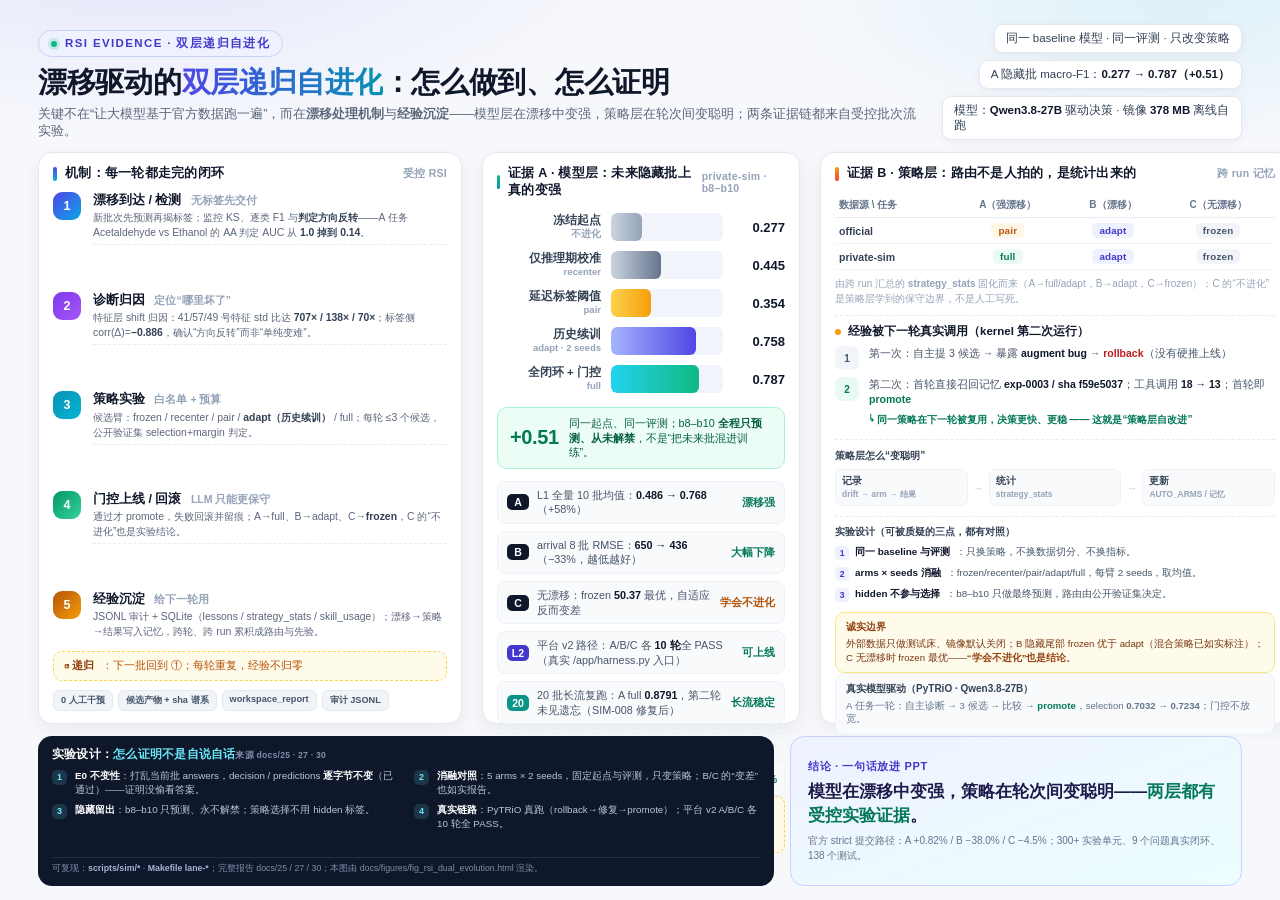
<file: docs/figures/fig_rsi_dual_evolution.html>
<!DOCTYPE html>
<html lang="zh-CN">
<head>
<meta charset="UTF-8">
<title>RSI 双层自进化证据图</title>
<style>
  *{box-sizing:border-box; margin:0; padding:0}
  body{background:#e9edf5; display:flex; align-items:center; justify-content:center; min-height:100vh}
  .canvas{
    width:1600px; height:900px; background:#f6f8fc; color:#0f172a; overflow:hidden;
    font-family:-apple-system,BlinkMacSystemFont,"PingFang SC","Hiragino Sans GB","Microsoft YaHei","Noto Sans SC",sans-serif;
    padding:24px 38px 14px; display:flex; flex-direction:column; gap:12px; position:relative;
  }
  .canvas::before{content:""; position:absolute; inset:0;
    background:radial-gradient(800px 300px at 12% -5%, rgba(79,70,229,.10), transparent 60%),
               radial-gradient(700px 260px at 92% 0%, rgba(6,182,212,.10), transparent 55%); pointer-events:none}
  .z{position:relative; z-index:2}

  /* ---------- header ---------- */
  header{display:flex; align-items:flex-end; justify-content:space-between; gap:20px}
  .tag{display:inline-flex; align-items:center; gap:8px; font-size:11.5px; font-weight:800; letter-spacing:.12em;
    color:#4338ca; background:#eef2ff; border:1px solid #c7d2fe; border-radius:999px; padding:5px 12px}
  .tag i{width:6px;height:6px;border-radius:50%;background:#10b981;box-shadow:0 0 0 3px rgba(16,185,129,.18)}
  h1{font-size:29px; line-height:1.2; margin-top:8px; font-weight:850; letter-spacing:-.01em}
  h1 em{font-style:normal; background:linear-gradient(90deg,#4f46e5,#0891b2); -webkit-background-clip:text; background-clip:text; color:transparent}
  .sub{margin-top:6px; color:#5b667a; font-size:12.5px; max-width:1120px}
  .head-right{display:flex; flex-direction:column; gap:7px; align-items:flex-end; min-width:300px}
  .hpill{font-size:11.5px; color:#334155; background:#fff; border:1px solid #e3e8f2; border-radius:9px; padding:6px 11px; box-shadow:0 2px 8px rgba(15,23,42,.05)}
  .hpill b{color:#0f172a}

  /* ---------- main grid ---------- */
  .main{display:grid; grid-template-columns:424px 1fr 470px; gap:20px; flex:1; min-height:0}
  .panel{background:#fff; border:1px solid #e3e8f2; border-radius:14px; box-shadow:0 6px 18px rgba(15,23,42,.06);
    padding:12px 14px; display:flex; flex-direction:column; min-height:0}
  .ptitle{display:flex; align-items:center; gap:8px; font-size:12.5px; font-weight:850; letter-spacing:.02em; color:#0f172a}
  .ptitle::before{content:""; width:4px; height:14px; border-radius:2px; background:linear-gradient(180deg,#4f46e5,#06b6d4)}
  .ptitle .hint{margin-left:auto; font-size:10.5px; font-weight:600; color:#94a3b8}
  .panel-model .ptitle::before{background:linear-gradient(180deg,#10b981,#0891b2)}
  .panel-strat .ptitle::before{background:linear-gradient(180deg,#f59e0b,#ef4444)}

  /* ---------- loop ---------- */
  .loop{display:flex; flex-direction:column; gap:7px; margin-top:10px; flex:1; justify-content:space-between}
  .step{display:grid; grid-template-columns:30px 1fr; gap:10px; align-items:flex-start; position:relative}
  .step .no{width:28px;height:28px;border-radius:9px; color:#fff; font-weight:850; font-size:12.5px;
    display:grid; place-items:center; background:linear-gradient(135deg,#4f46e5,#0ea5e9)}
  .step:nth-child(2) .no{background:linear-gradient(135deg,#7c3aed,#a855f7)}
  .step:nth-child(3) .no{background:linear-gradient(135deg,#0891b2,#06b6d4)}
  .step:nth-child(4) .no{background:linear-gradient(135deg,#059669,#34d399)}
  .step:nth-child(5) .no{background:linear-gradient(135deg,#b45309,#f59e0b)}
  .step .body{padding-bottom:4px; border-bottom:1px dashed #e6ebf4}
  .step:last-child .body{border-bottom:0}
  .step h4{font-size:12.5px; font-weight:800; line-height:1.3}
  .step h4 span{font-weight:600; color:#94a3b8; font-size:10.5px; margin-left:6px}
  .step p{font-size:10.4px; color:#5b667a; line-height:1.45; margin-top:2px}
  .step p b{color:#334155}
  .loop-back{margin-top:8px; display:flex; align-items:center; gap:8px; font-size:10.5px; color:#b45309;
    background:#fffbeb; border:1px dashed #fcd34d; border-radius:9px; padding:7px 10px}
  .loop-back b{color:#92400e}

  .outchips{display:flex; flex-wrap:wrap; gap:5px; margin-top:9px}
  .outchips span{font-size:9.2px; font-weight:650; color:#475569; background:#f1f5f9;
    border:1px solid #e2e8f0; border-radius:6px; padding:3px 7px}

  /* ---------- model chart ---------- */
  .chart{margin-top:14px; display:flex; flex-direction:column; gap:10px}
  .crow{display:grid; grid-template-columns:104px 1fr 52px; gap:10px; align-items:center}
  .cname{font-size:11.5px; color:#334155; font-weight:650; text-align:right; line-height:1.2}
  .cname small{display:block; font-size:9.5px; color:#94a3b8; font-weight:600}
  .ctrack{height:28px; border-radius:6px; background:#f1f5fb; overflow:hidden}
  .cfill{height:100%; border-radius:6px; display:flex; align-items:center; justify-content:flex-end; padding-right:7px;
    font-size:10px; font-weight:800; color:#fff; font-variant-numeric:tabular-nums}
  .cfrozen{background:linear-gradient(90deg,#cbd5e1,#94a3b8)}
  .crec{background:linear-gradient(90deg,#cbd5e1,#64748b)}
  .cpair{background:linear-gradient(90deg,#fcd34d,#f59e0b)}
  .cadapt{background:linear-gradient(90deg,#a5b4fc,#4f46e5)}
  .cfull{background:linear-gradient(90deg,#22d3ee,#10b981)}
  .cval{font-size:13px; font-weight:850; font-variant-numeric:tabular-nums; color:#0f172a; text-align:right}
  .gain{position:relative; margin-top:14px; display:flex; align-items:center; gap:10px;
    background:#ecfdf5; border:1px solid #a7f3d0; border-radius:10px; padding:8px 12px}
  .gain .big{font-size:20px; font-weight:850; color:#047857; letter-spacing:-.02em}
  .gain .txt{font-size:10.8px; color:#065f46; line-height:1.35}

  .mini{margin-top:12px; display:grid; gap:7px}
  .mrow{display:grid; grid-template-columns:22px 1fr auto; gap:8px; align-items:center;
    background:#f8fafc; border:1px solid #eef2f8; border-radius:8px; padding:6px 9px}
  .mrow .t{font-size:10.5px; font-weight:800; color:#fff; background:#0f172a; border-radius:5px; text-align:center; padding:2px 0}
  .mrow .d{font-size:10.8px; color:#475569; line-height:1.35}
  .mrow .d b{color:#0f172a}
  .mrow .v{font-size:11px; font-weight:800; color:#047857; font-variant-numeric:tabular-nums; white-space:nowrap}
  .mrow .v.amber{color:#b45309}

  .strict{border-top:1px dashed #e6ebf4; padding-top:8px; margin-top:9px}
  .boundary{margin-top:auto; font-size:9.8px; color:#64748b; background:#fffbeb; border:1px dashed #fcd34d;
    border-radius:8px; padding:6px 9px; line-height:1.45}
  .boundary b{color:#92400e}
  .st-lab{font-size:10.2px; font-weight:800; color:#334155}
  .st-lab span{font-weight:600; color:#94a3b8}
  .st-row{display:flex; gap:6px; margin-top:6px}
  .st{flex:1; background:#f8fafc; border:1px solid #eef2f8; border-radius:7px; padding:5px 7px;
    font-size:9.6px; color:#64748b; display:flex; align-items:center; gap:4px}
  .st b{color:#0f172a; font-size:10px}
  .st .up{color:#047857; font-weight:850; margin-left:auto; font-size:10px}

  /* ---------- strategy ---------- */
  table.route{width:100%; border-collapse:collapse; margin-top:11px; font-size:11px}
  table.route th{font-size:10px; text-align:center; color:#64748b; font-weight:750; padding:5px 4px; border-bottom:1px solid #e6ebf4}
  table.route th:first-child{text-align:left}
  table.route td{padding:5px 4px; text-align:center; border-bottom:1px solid #f1f5fb}
  table.route td:first-child{text-align:left; font-weight:750; color:#334155; font-size:10.5px}
  .chip{display:inline-block; font-size:9.8px; font-weight:800; border-radius:5px; padding:2px 7px; letter-spacing:.02em}
  .chip.pair{background:#fff7e6; color:#b45309}
  .chip.adapt{background:#eef2ff; color:#4338ca}
  .chip.frozen{background:#f1f5f9; color:#475569}
  .chip.full{background:#e8faf3; color:#047857}
  .note{font-size:10px; color:#94a3b8; line-height:1.45; margin-top:7px}

  .mem{margin-top:9px; border-top:1px dashed #e6ebf4; padding-top:8px}
  .mem .mt{font-size:11.5px; font-weight:800; color:#0f172a; display:flex; align-items:center; gap:7px}
  .mem .mt i{width:6px;height:6px;border-radius:50%;background:#f59e0b}
  .mline{display:grid; grid-template-columns:26px 1fr; gap:8px; margin-top:7px; position:relative}
  .mline .b{width:24px;height:24px;border-radius:7px;background:#f1f5f9;color:#475569;font-size:10px;font-weight:800;display:grid;place-items:center}
  .mline.run2 .b{background:#e8faf3;color:#047857}
  .mline .c{font-size:10.5px; color:#475569; line-height:1.45}
  .mline .c b{color:#0f172a}
  .mline .c .hl{color:#047857; font-weight:800}
  .mem-arrow{display:flex; align-items:center; gap:6px; font-size:10px; color:#047857; margin:6px 0 0 34px; font-weight:700}

  .stratflow{margin-top:12px; border-top:1px dashed #e6ebf4; padding-top:9px}
  .sf-t{font-size:10.2px; font-weight:800; color:#334155}
  .sf-row{display:flex; align-items:center; gap:5px; margin-top:6px}
  .sf{flex:1; background:#f8fafc; border:1px solid #eef2f8; border-radius:7px; padding:5px 6px; font-size:9.6px; font-weight:750; color:#334155}
  .sf small{display:block; font-weight:600; color:#94a3b8; font-size:8.4px; margin-top:1px; line-height:1.25}
  .sf-arr{color:#c3ccdd; font-weight:800; font-size:11px}
  .checks{margin-top:10px; border-top:1px dashed #e6ebf4; padding-top:8px}
  .ck-t{font-size:10.2px; font-weight:800; color:#334155}
  .ck{display:flex; gap:6px; margin-top:6px; font-size:9.9px; color:#475569; line-height:1.42}
  .ck i{flex:0 0 14px}
  .ck i{width:14px;height:14px;border-radius:4px;background:#eef2ff;color:#4338ca;font-size:8.6px;font-weight:800;
    display:grid;place-items:center;font-style:normal;margin-top:1px}
  .ck b{color:#0f172a}
  .limits{margin-top:10px; background:#fffbeb; border:1px solid #fde68a; border-radius:9px; padding:7px 10px}
  .lm-t{font-size:10px; font-weight:850; color:#92400e}
  .lm{font-size:9.6px; color:#78350f; line-height:1.45; margin-top:3px}
  .lm b{color:#92400e}
  .pytrio{margin-top:auto; background:#f8fafc; border:1px solid #eef2f8; border-radius:9px; padding:8px 10px}
  .py-t{font-size:10px; font-weight:800; color:#334155}
  .py-c{font-size:9.6px; color:#64748b; line-height:1.4; margin-top:3px}

  /* ---------- bottom ---------- */
  .bottom{display:grid; grid-template-columns:1fr 452px; gap:16px; height:150px}
  .proof{background:#0f172a; color:#dbe4f5; border-radius:14px; padding:11px 14px; display:flex; flex-direction:column}
  .proof .pt{font-size:11.5px; font-weight:850; color:#fff; letter-spacing:.02em}
  .proof .pt span{color:#67e8f9}
  .pgrid{display:grid; grid-template-columns:1fr 1fr; gap:6px 16px; margin-top:7px}
  .pitem{display:grid; grid-template-columns:16px 1fr; gap:7px; font-size:9.8px; color:#b9c6dd; line-height:1.42}
  .pitem .n{width:15px;height:15px;border-radius:5px;background:rgba(103,232,249,.15);color:#67e8f9;
    font-size:9px;font-weight:800;display:grid;place-items:center;margin-top:1px}
  .pitem b{color:#fff}
  .pfoot{margin-top:auto; font-size:8.8px; color:#7f8ea8; border-top:1px solid rgba(148,163,184,.16); padding-top:5px}
  .pfoot b{color:#a5b4d4}
  .proof .pt .src{margin-left:auto; font-size:8.6px; color:#7f8ea8; font-weight:600; font-style:normal}
  .concl{background:linear-gradient(160deg,#eef2ff,#ecfeff); border:1px solid #c7d2fe; border-radius:14px;
    padding:14px 17px; display:flex; flex-direction:column; justify-content:center}
  .concl .lab{font-size:11px; font-weight:850; color:#4338ca; letter-spacing:.06em}
  .concl .big{font-size:16.5px; font-weight:850; line-height:1.45; margin-top:6px; color:#1e1b4b}
  .concl .big em{font-style:normal; color:#047857}
  .concl .small{font-size:10px; color:#64748b; margin-top:7px; line-height:1.45}

  footer{display:flex; align-items:center; justify-content:space-between; font-size:9.8px; color:#94a3b8}
  footer b{color:#64748b}
</style>
</head>
<body>
<div class="canvas">

  <!-- ================= HEADER ================= -->
  <header class="z">
    <div>
      <span class="tag"><i></i> RSI EVIDENCE · 双层递归自进化</span>
      <h1>漂移驱动的<em>双层递归自进化</em>：怎么做到、怎么证明</h1>
      <div class="sub">关键不在“让大模型基于官方数据跑一遍”，而在<b>漂移处理机制</b>与<b>经验沉淀</b>——模型层在漂移中变强，策略层在轮次间变聪明；两条证据链都来自受控批次流实验。</div>
    </div>
    <div class="head-right">
      <div class="hpill">同一 baseline 模型 · 同一评测 · 只改变策略</div>
      <div class="hpill">A 隐藏批 macro-F1：<b>0.277 → 0.787（+0.51）</b></div>
      <div class="hpill">模型：<b>Qwen3.8-27B</b> 驱动决策 · 镜像 <b>378 MB</b> 离线自跑</div>
    </div>
  </header>

  <!-- ================= MAIN 3 COLUMNS ================= -->
  <div class="main z">

    <!-- ① 机制闭环 -->
    <div class="panel">
      <div class="ptitle">机制：每一轮都走完的闭环 <span class="hint">受控 RSI</span></div>
      <div class="loop">
        <div class="step">
          <div class="no">1</div>
          <div class="body">
            <h4>漂移到达 / 检测 <span>无标签先交付</span></h4>
            <p>新批次先预测再揭标签；监控 KS、逐类 F1 与<b>判定方向反转</b>——A 任务 Acetaldehyde vs Ethanol 的 AA 判定 AUC 从 <b>1.0 掉到 0.14</b>。</p>
          </div>
        </div>
        <div class="step">
          <div class="no">2</div>
          <div class="body">
            <h4>诊断归因 <span>定位“哪里坏了”</span></h4>
            <p>特征层 shift 归因：41/57/49 号特征 std 比达 <b>707× / 138× / 70×</b>；标签侧 corr(Δ)=<b>−0.886</b>，确认“方向反转”而非“单纯变难”。</p>
          </div>
        </div>
        <div class="step">
          <div class="no">3</div>
          <div class="body">
            <h4>策略实验 <span>白名单 + 预算</span></h4>
            <p>候选臂：frozen / recenter / pair / <b>adapt（历史续训）</b> / full；每轮 ≤3 个候选，公开验证集 selection+margin 判定。</p>
          </div>
        </div>
        <div class="step">
          <div class="no">4</div>
          <div class="body">
            <h4>门控上线 / 回滚 <span>LLM 只能更保守</span></h4>
            <p>通过才 promote，失败回滚并留痕；A→full、B→adapt、C→<b>frozen</b>，C 的“不进化”也是实验结论。</p>
          </div>
        </div>
        <div class="step">
          <div class="no">5</div>
          <div class="body">
            <h4>经验沉淀 <span>给下一轮用</span></h4>
            <p>JSONL 审计 + SQLite（lessons / strategy_stats / skill_usage）；漂移→策略→结果写入记忆，跨轮、跨 run 累积成路由与先验。</p>
          </div>
        </div>
      </div>
      <div class="loop-back"><b>↺ 递归</b>：下一批回到 ①；每轮重复，经验不归零</div>
      <div class="outchips">
        <span>0 人工干预</span><span>候选产物 + sha 谱系</span><span>workspace_report</span><span>审计 JSONL</span>
      </div>
    </div>

    <!-- ② 模型层证据 -->
    <div class="panel panel-model">
      <div class="ptitle">证据 A · 模型层：未来隐藏批上真的变强 <span class="hint">private-sim · b8–b10</span></div>
      <div class="chart">
        <div class="crow">
          <div class="cname">冻结起点<small>不进化</small></div>
          <div class="ctrack"><div class="cfill cfrozen" style="width:27.7%"></div></div>
          <div class="cval">0.277</div>
        </div>
        <div class="crow">
          <div class="cname">仅推理期校准<small>recenter</small></div>
          <div class="ctrack"><div class="cfill crec" style="width:44.5%"></div></div>
          <div class="cval">0.445</div>
        </div>
        <div class="crow">
          <div class="cname">延迟标签阈值<small>pair</small></div>
          <div class="ctrack"><div class="cfill cpair" style="width:35.4%"></div></div>
          <div class="cval">0.354</div>
        </div>
        <div class="crow">
          <div class="cname">历史续训<small>adapt · 2 seeds</small></div>
          <div class="ctrack"><div class="cfill cadapt" style="width:75.8%"></div></div>
          <div class="cval">0.758</div>
        </div>
        <div class="crow">
          <div class="cname">全闭环 + 门控<small>full</small></div>
          <div class="ctrack"><div class="cfill cfull" style="width:78.7%"></div></div>
          <div class="cval">0.787</div>
        </div>
      </div>

      <div class="gain">
        <div class="big">+0.51</div>
        <div class="txt">同一起点、同一评测；b8–b10 <b>全程只预测、从未解禁</b>，不是“把未来批混进训练”。</div>
      </div>

      <div class="mini">
        <div class="mrow"><div class="t">A</div><div class="d">L1 全量 10 批均值：<b>0.486 → 0.768</b>（+58%）</div><div class="v">漂移强</div></div>
        <div class="mrow"><div class="t">B</div><div class="d">arrival 8 批 RMSE：<b>650 → 436</b>（−33%，越低越好）</div><div class="v">大幅下降</div></div>
        <div class="mrow"><div class="t">C</div><div class="d">无漂移：frozen <b>50.37</b> 最优，自适应反而变差</div><div class="v amber">学会不进化</div></div>
        <div class="mrow"><div class="t" style="background:#4338ca">L2</div><div class="d">平台 v2 路径：A/B/C 各 <b>10 轮</b>全 PASS（真实 /app/harness.py 入口）</div><div class="v">可上线</div></div>
        <div class="mrow"><div class="t" style="background:#0d9488">20</div><div class="d">20 批长流复跑：A full <b>0.8791</b>，第二轮未见遗忘（SIM-008 修复后）</div><div class="v">长流稳定</div></div>
      </div>
      <div class="strict">
        <div class="st-lab">官方 strict 提交路径 <span>（全量 validation，与起点对比）</span></div>
        <div class="st-row">
          <div class="st"><b>A</b> macro-F1 <span class="up">+0.82%</span></div>
          <div class="st"><b>B</b> RMSE <span class="up">−38.0%</span></div>
          <div class="st"><b>C</b> RMSE <span class="up">−4.5%</span></div>
        </div>
      </div>
      <div class="boundary">
        <b>合规边界</b>：外部数据只做测试床，镜像默认关闭（RSI_ALLOW_EXTENDED_DATA=0）；正式提交只用官方数据。
      </div>
    </div>

    <!-- ③ 策略层证据 -->
    <div class="panel panel-strat">
      <div class="ptitle">证据 B · 策略层：路由不是人拍的，是统计出来的 <span class="hint">跨 run 记忆</span></div>

      <table class="route">
        <tr><th>数据源 \ 任务</th><th>A（强漂移）</th><th>B（漂移）</th><th>C（无漂移）</th></tr>
        <tr><td>official</td><td><span class="chip pair">pair</span></td><td><span class="chip adapt">adapt</span></td><td><span class="chip frozen">frozen</span></td></tr>
        <tr><td>private-sim</td><td><span class="chip full">full</span></td><td><span class="chip adapt">adapt</span></td><td><span class="chip frozen">frozen</span></td></tr>
      </table>
      <div class="note">由跨 run 汇总的 <b>strategy_stats</b> 固化而来（A→full/adapt，B→adapt，C→frozen）；C 的“不进化”是策略层学到的保守边界，不是人工写死。</div>

      <div class="mem">
        <div class="mt"><i></i>经验被下一轮真实调用（kernel 第二次运行）</div>
        <div class="mline">
          <div class="b">1</div>
          <div class="c">第一次：自主提 3 候选 → 暴露 <b>augment bug</b> → <span style="color:#b91c1c;font-weight:800">rollback</span>（没有硬推上线）</div>
        </div>
        <div class="mline run2">
          <div class="b">2</div>
          <div class="c">第二次：首轮直接召回记忆 <b>exp-0003 / sha f59e5037</b>；工具调用 <b>18 → 13</b>；首轮即 <span class="hl">promote</span></div>
        </div>
        <div class="mem-arrow">↳ 同一策略在下一轮被复用，决策更快、更稳 —— 这就是“策略层自改进”</div>
      </div>

      <div class="stratflow">
        <div class="sf-t">策略层怎么“变聪明”</div>
        <div class="sf-row">
          <div class="sf">记录 <small>drift → arm → 结果</small></div>
          <div class="sf-arr">→</div>
          <div class="sf">统计 <small>strategy_stats</small></div>
          <div class="sf-arr">→</div>
          <div class="sf">更新 <small>AUTO_ARMS / 记忆</small></div>
        </div>
      </div>
      <div class="checks">
        <div class="ck-t">实验设计（可被质疑的三点，都有对照）</div>
        <div class="ck"><i>1</i><b>同一 baseline 与评测</b>：只换策略，不换数据切分、不换指标。</div>
        <div class="ck"><i>2</i><b>arms × seeds 消融</b>：frozen/recenter/pair/adapt/full，每臂 2 seeds，取均值。</div>
        <div class="ck"><i>3</i><b>hidden 不参与选择</b>：b8–b10 只做最终预测，路由由公开验证集决定。</div>
      </div>

      <div class="limits">
        <div class="lm-t">诚实边界</div>
        <div class="lm">外部数据只做测试床、镜像默认关闭；B 隐藏尾部 frozen 优于 adapt（混合策略已如实标注）；C 无漂移时 frozen 最优——<b>“学会不进化”也是结论</b>。</div>
      </div>

      <div class="pytrio">
        <div class="py-t">真实模型驱动（PyTRiO · Qwen3.8-27B）</div>
        <div class="py-c">A 任务一轮：自主诊断 → 3 候选 → 比较 → <b style="color:#047857">promote</b>，selection <b>0.7032 → 0.7234</b>；门控不放宽。</div>
      </div>
    </div>
  </div>

  <!-- ================= BOTTOM ================= -->
  <div class="bottom z">
    <div class="proof">
      <div class="pt">实验设计：<span>怎么证明不是自说自话</span><i class="src">来源 docs/25 · 27 · 30</i></div>
      <div class="pgrid">
        <div class="pitem"><div class="n">1</div><div><b>E0 不变性</b>：打乱当前批 answers，decision / predictions <b>逐字节不变</b>（已通过）——证明没偷看答案。</div></div>
        <div class="pitem"><div class="n">2</div><div><b>消融对照</b>：5 arms × 2 seeds，固定起点与评测，只变策略；B/C 的“变差”也如实报告。</div></div>
        <div class="pitem"><div class="n">3</div><div><b>隐藏留出</b>：b8–b10 只预测、永不解禁；策略选择不用 hidden 标签。</div></div>
        <div class="pitem"><div class="n">4</div><div><b>真实链路</b>：PyTRiO 真跑（rollback→修复→promote）；平台 v2 A/B/C 各 10 轮全 PASS。</div></div>
      </div>
      <div class="pfoot">可复现：<b>scripts/sim/*</b> · <b>Makefile lane-*</b>；完整报告 docs/25 / 27 / 30；本图由 docs/figures/fig_rsi_dual_evolution.html 渲染。</div>
    </div>

    <div class="concl">
      <div class="lab">结论 · 一句话放进 PPT</div>
      <div class="big">模型在漂移中变强，策略在轮次间变聪明——<em>两层都有受控实验证据</em>。</div>
      <div class="small">官方 strict 提交路径：A +0.82% / B −38.0% / C −4.5%；300+ 实验单元、9 个问题真实闭环、138 个测试。</div>
    </div>
  </div>


</div>
</body>
</html>
</file>
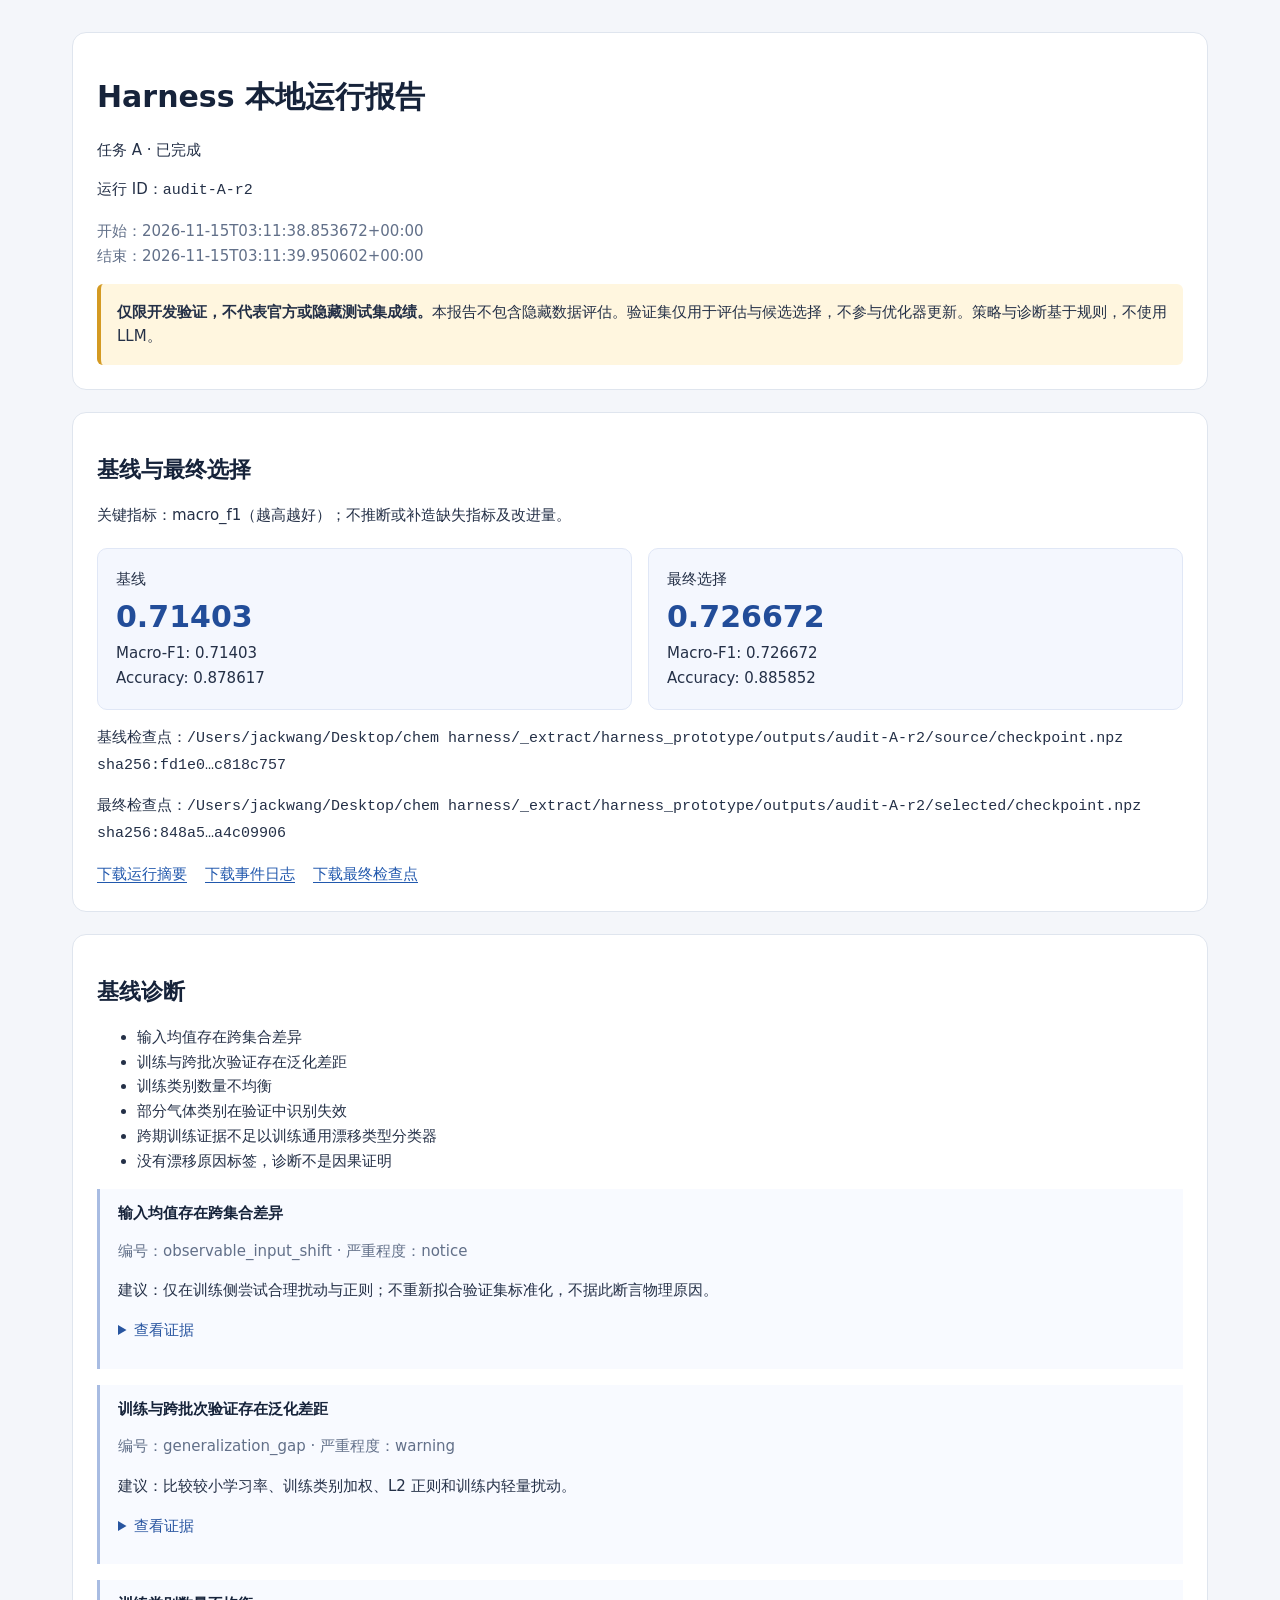
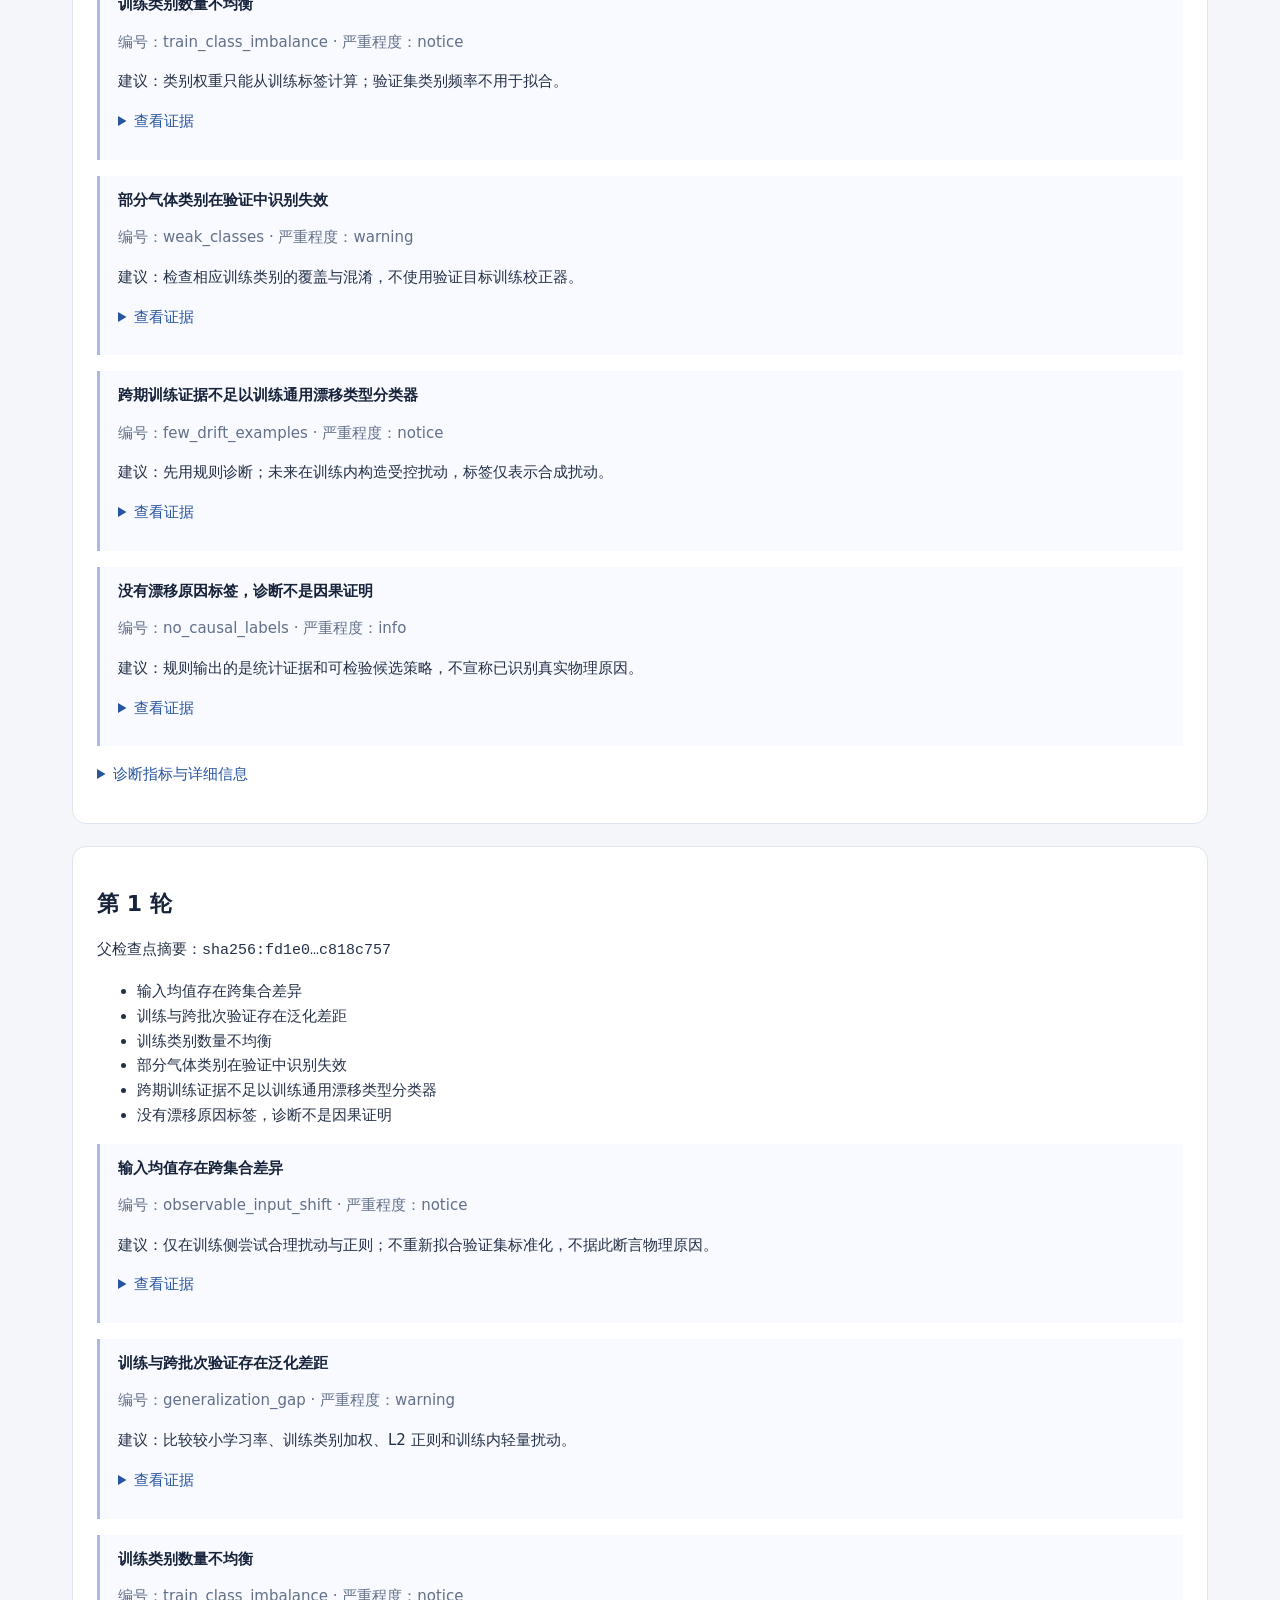
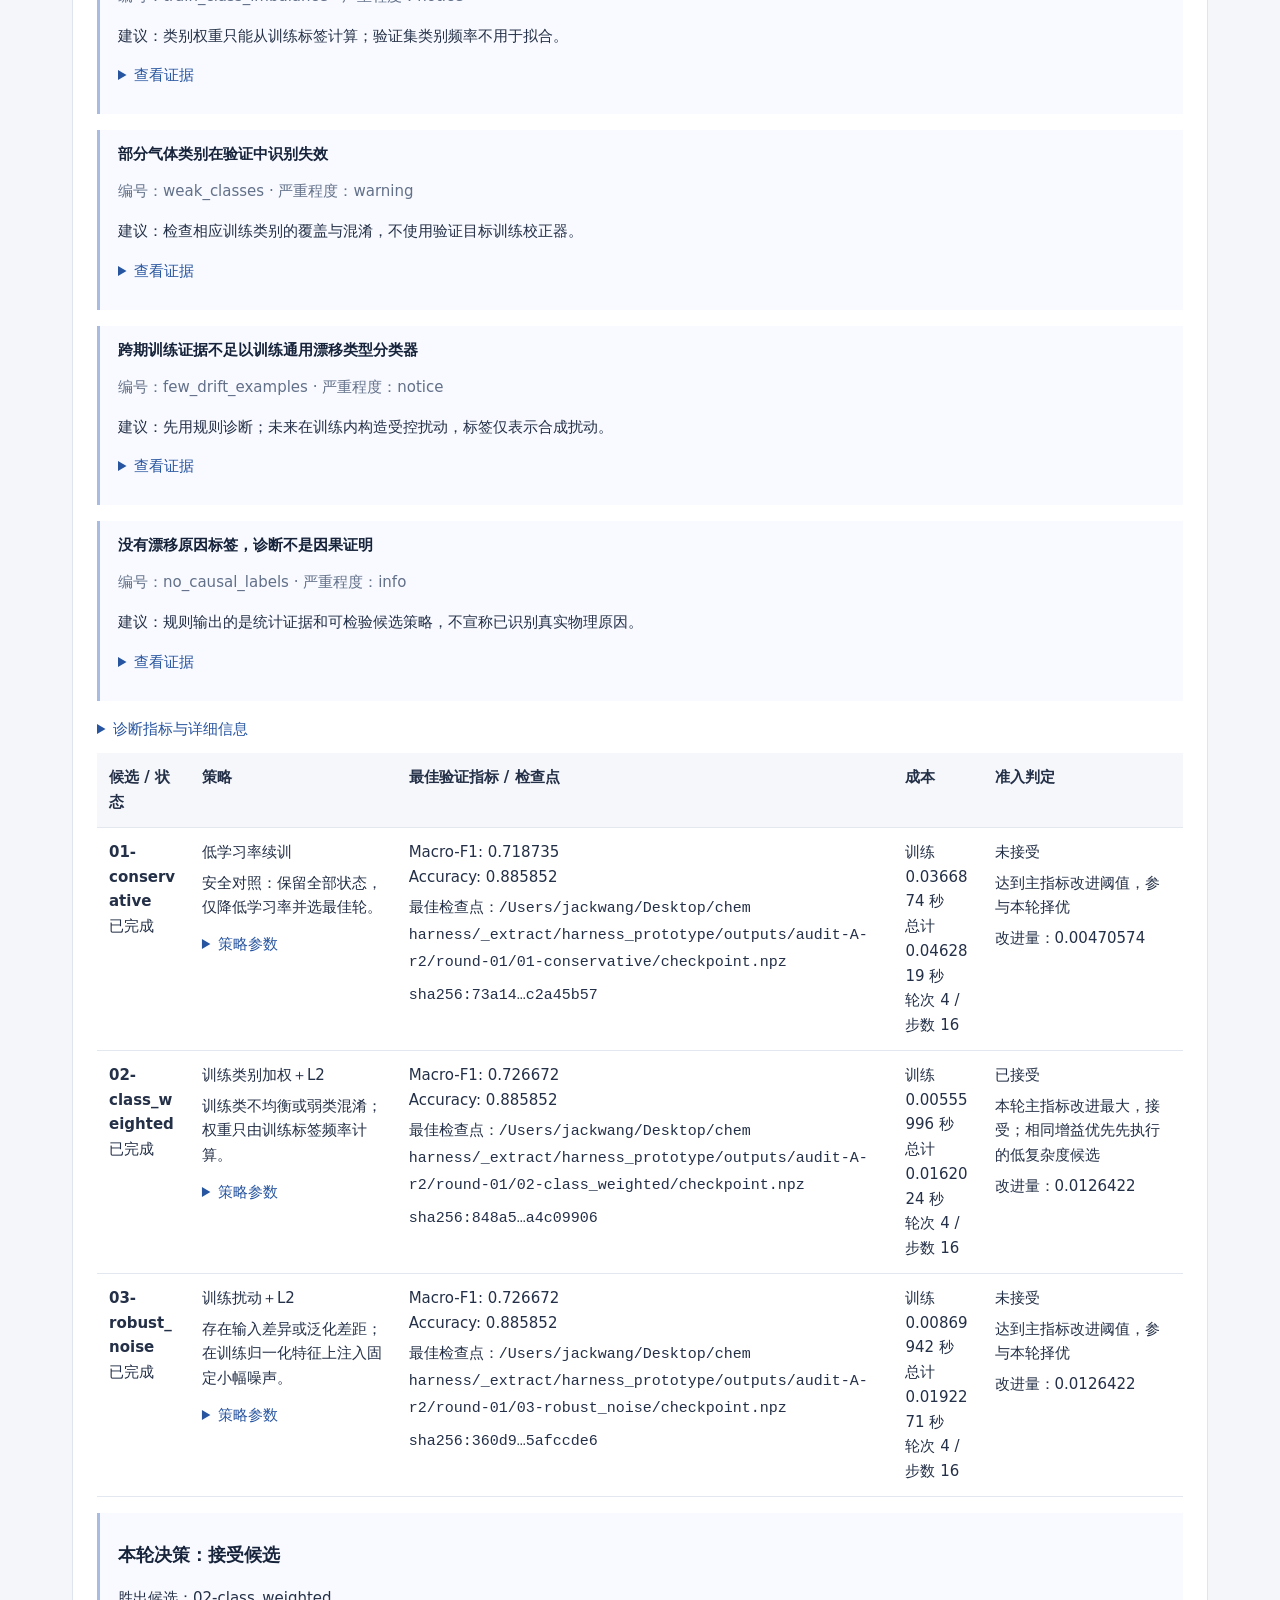
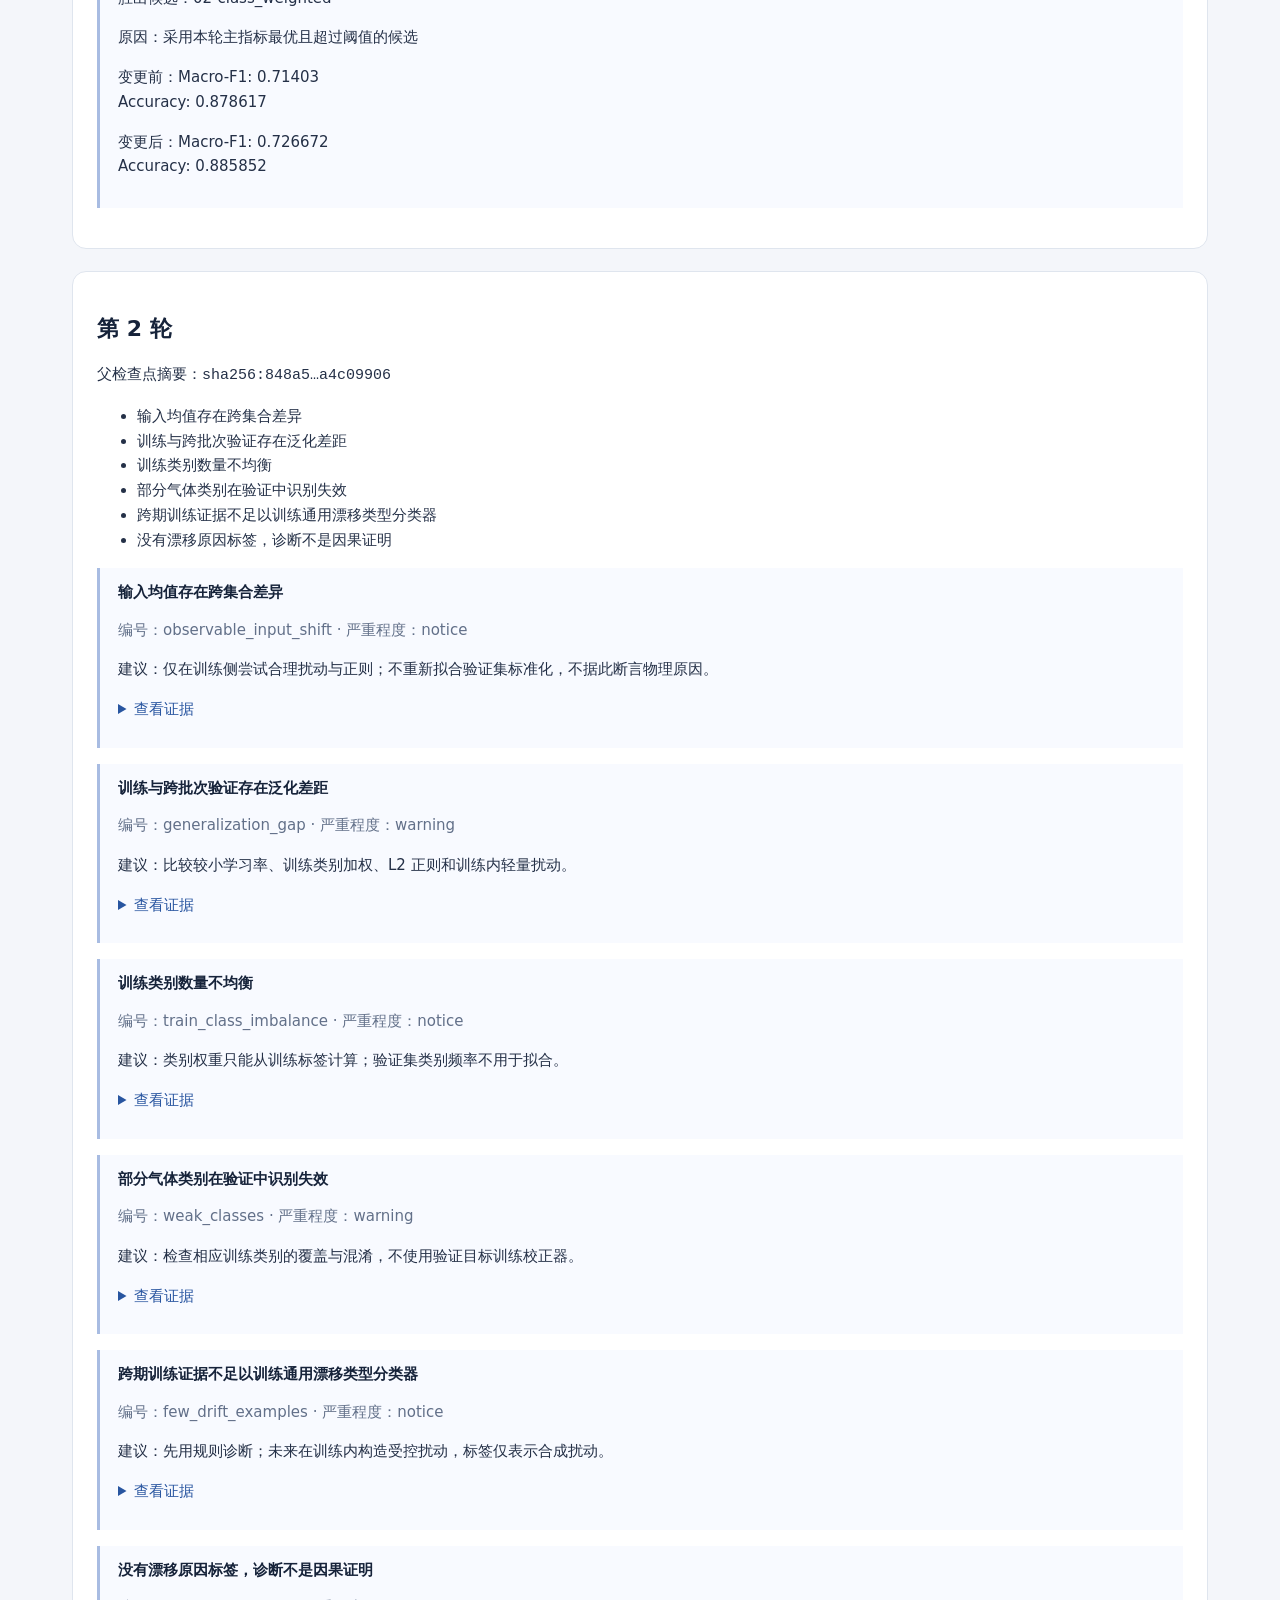
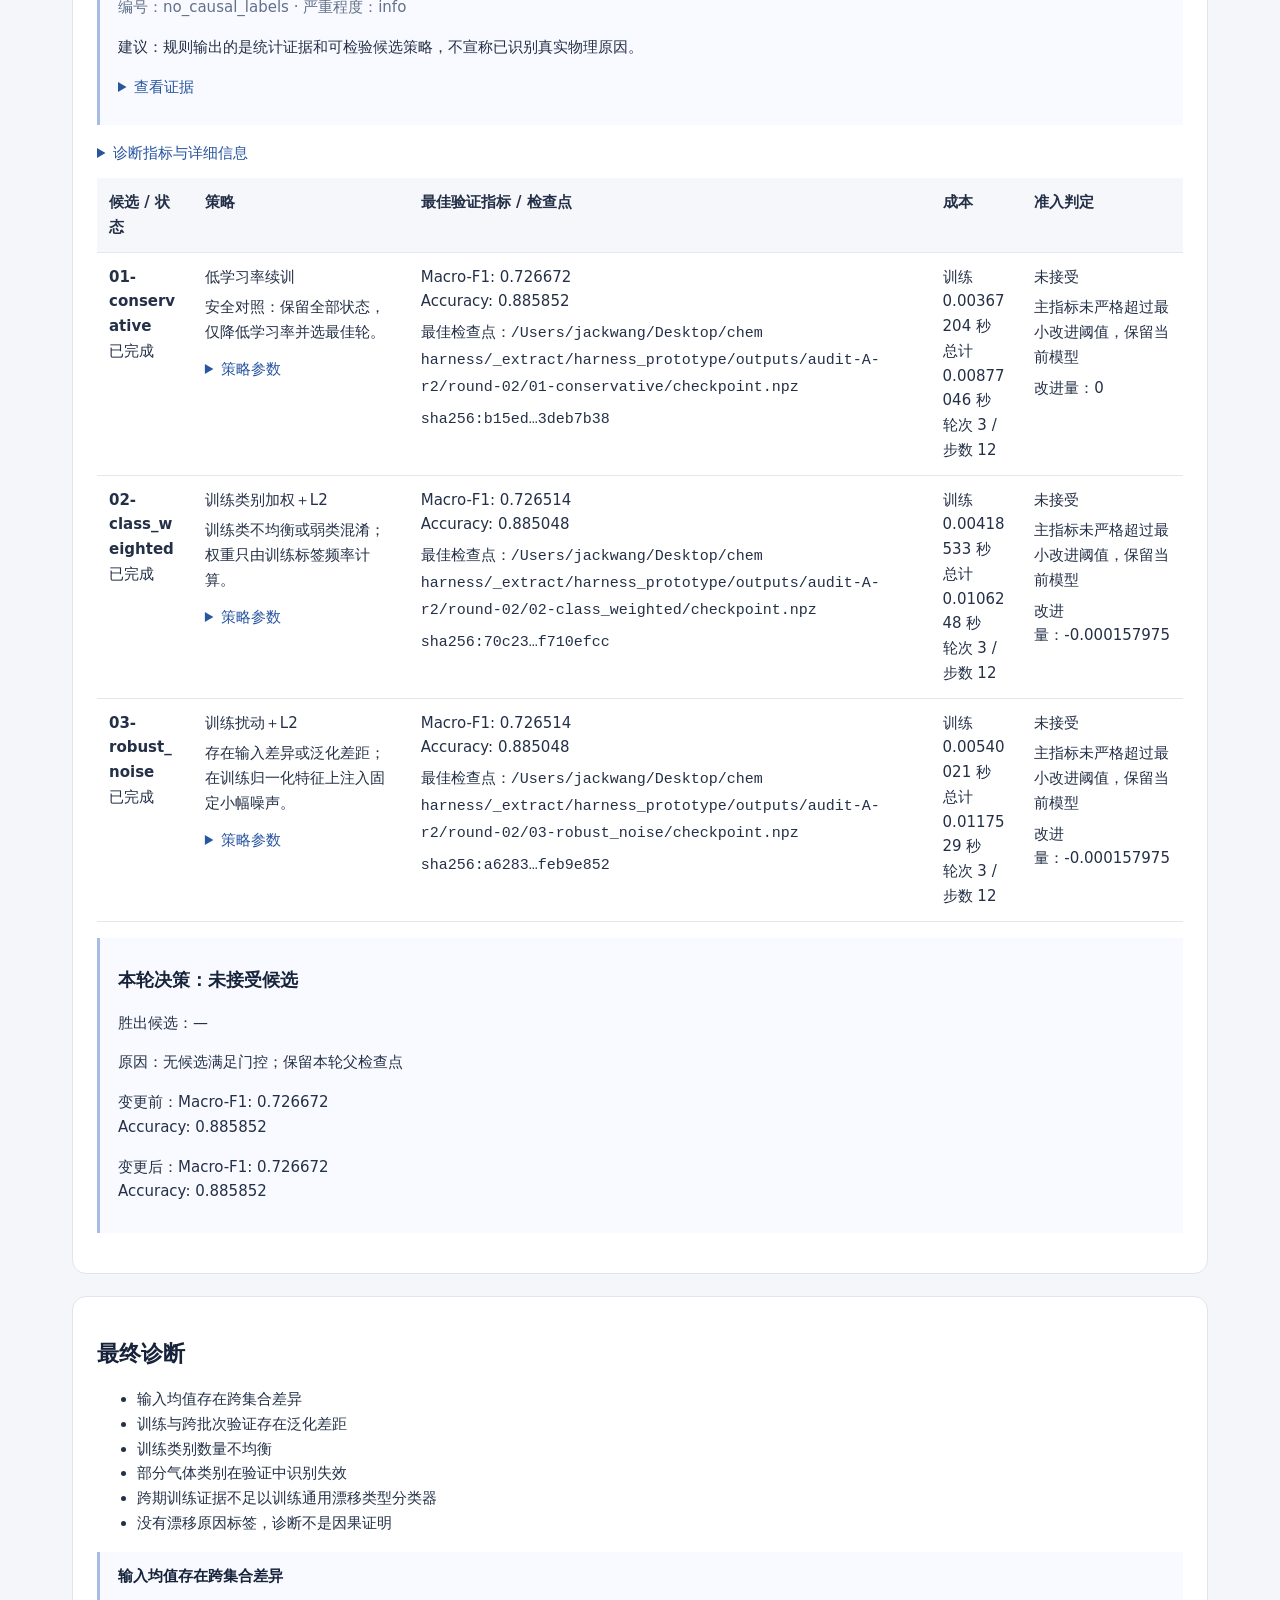
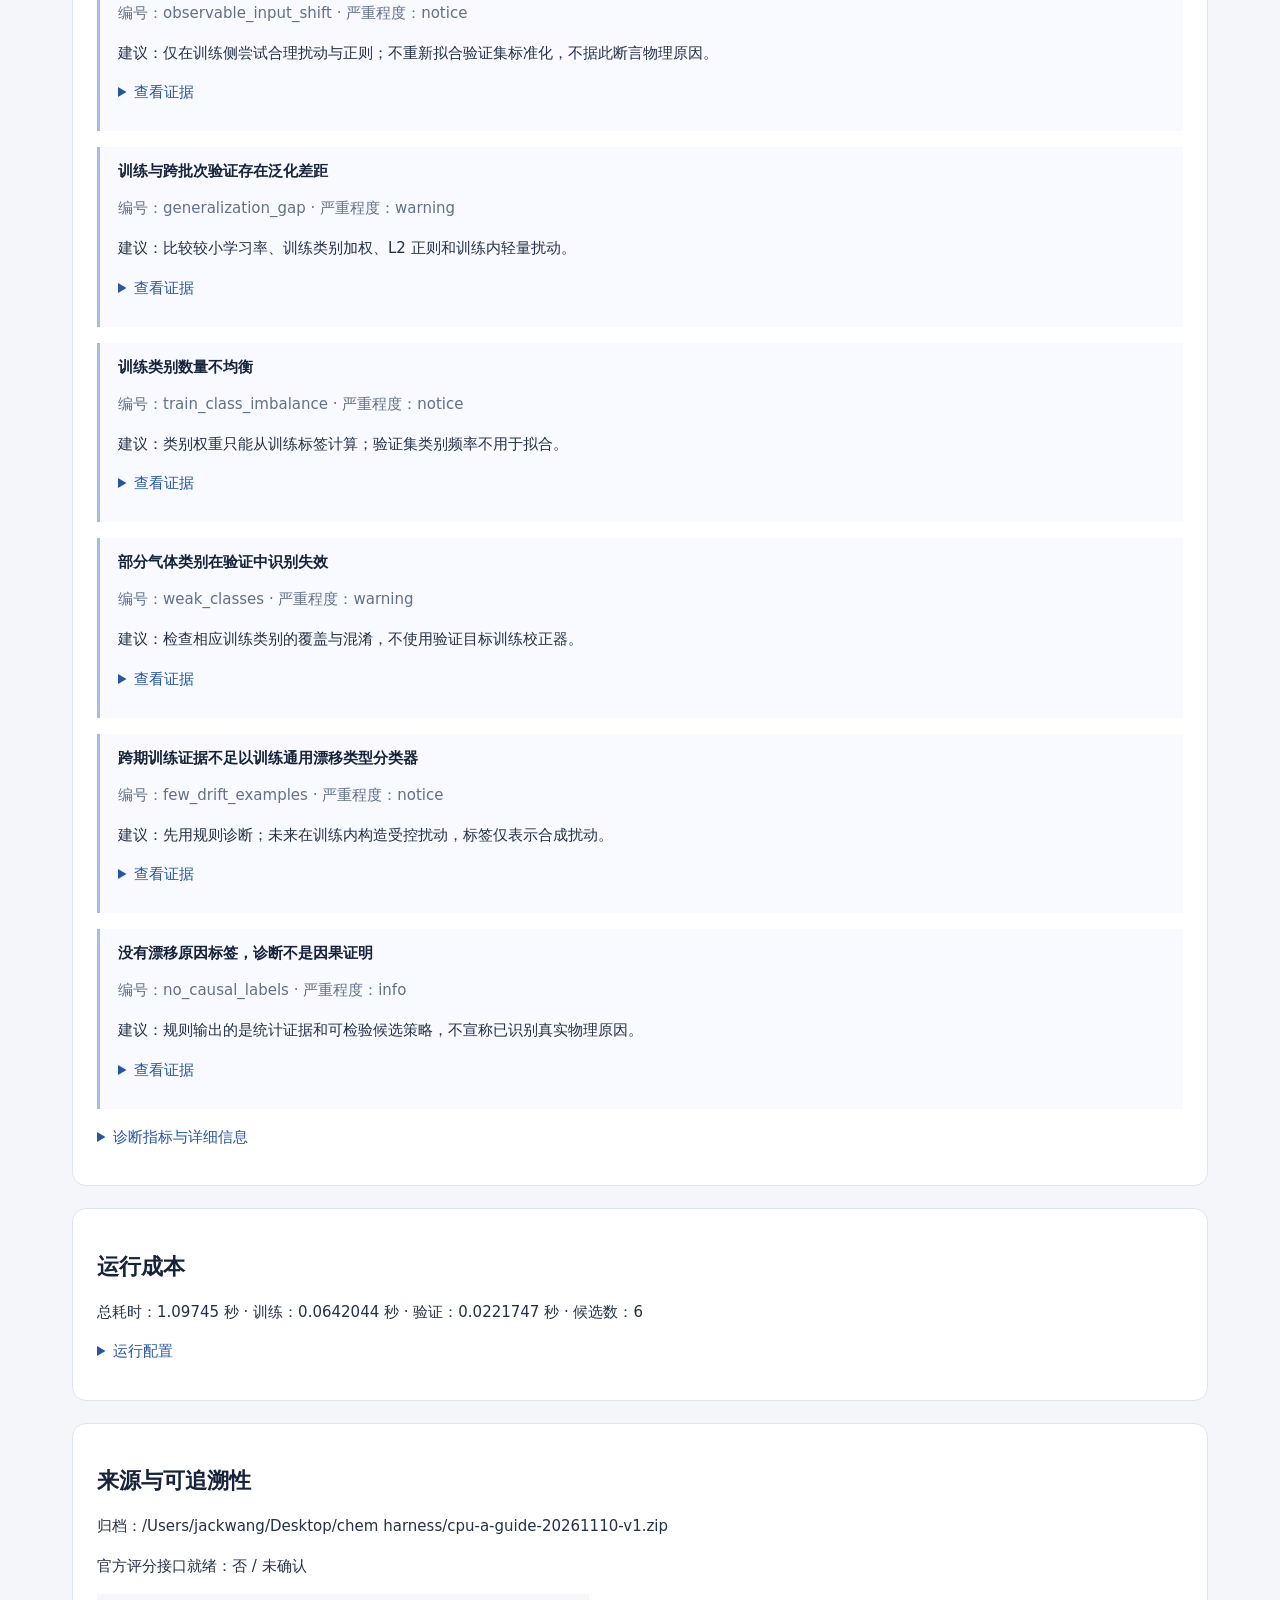
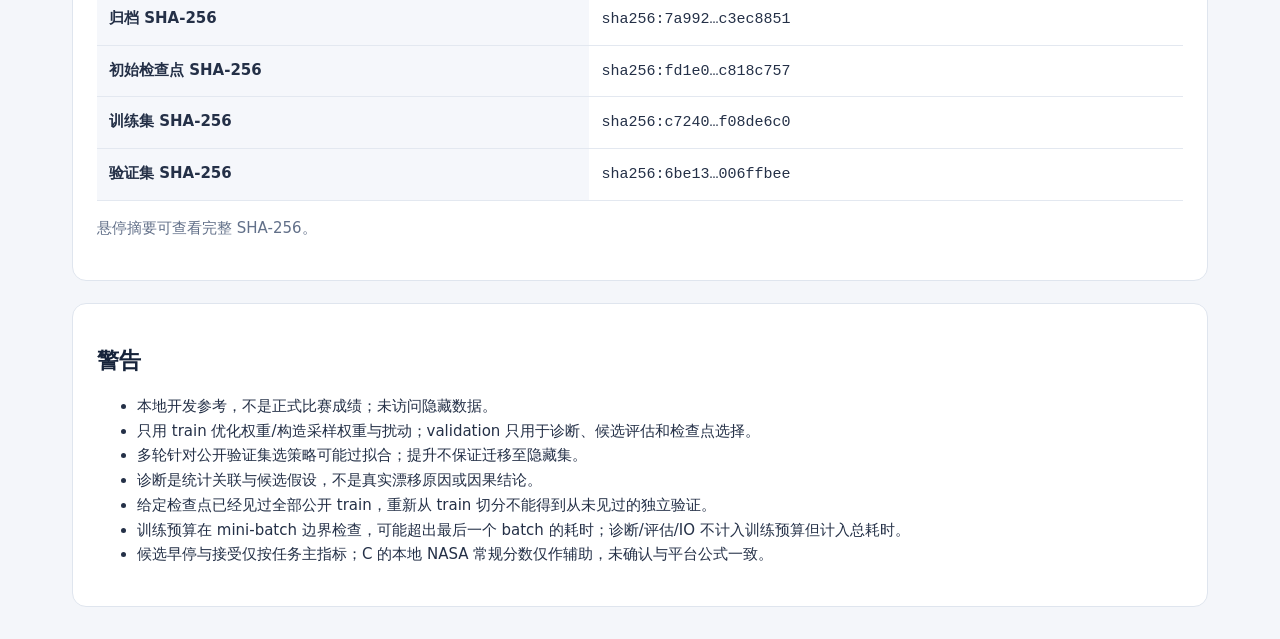
<file: audit/results/audit-A-r2/report.html>
<!doctype html>
<html lang="zh-CN"><head><meta charset="utf-8">
<meta name="viewport" content="width=device-width, initial-scale=1">
<meta http-equiv="Content-Security-Policy" content="default-src 'none'; style-src 'unsafe-inline'; base-uri 'none'; form-action 'none'">
<title>Harness 本地运行报告</title>
<style>
*{box-sizing:border-box}body{margin:0;background:#f4f6fa;color:#243047;font:15px/1.65 system-ui,-apple-system,"Microsoft YaHei",sans-serif}main{max-width:1180px;margin:auto;padding:32px 22px}h1,h2,h3,h4{line-height:1.35;color:#16233a}h1{font-size:30px}h2{font-size:22px}h4{margin:0}section,header{background:white;border:1px solid #dfe5ee;border-radius:14px;padding:24px;margin-bottom:22px}.muted{color:#627089}.notice{background:#fff6df;border-left:4px solid #d49a22;padding:16px;border-radius:6px}.cards{display:grid;grid-template-columns:repeat(2,minmax(0,1fr));gap:16px;margin-top:20px}.card{background:#f4f7fe;border:1px solid #e0e7f6;padding:18px;border-radius:10px}.value{display:block;font-size:30px;font-weight:700;color:#224d99}.table-wrap{overflow-x:auto}table{border-collapse:collapse;width:100%;text-align:left}th,td{padding:12px;border-bottom:1px solid #e3e8f0;vertical-align:top}th{background:#f5f7fb}td p{margin:6px 0}code,pre{font-family:ui-monospace,Consolas,monospace;overflow-wrap:anywhere}pre{white-space:pre-wrap;background:#f5f7fb;padding:14px;border-radius:8px;font-size:13px}details{margin:12px 0}summary{cursor:pointer;color:#2855a0}a{color:#2158ad;text-underline-offset:3px}.links{display:flex;flex-wrap:wrap;gap:18px}.finding,.decision{border-left:3px solid #a8bce2;padding:14px 18px;margin:16px 0;background:#f8faff}.error{color:#a32929;overflow-wrap:anywhere}p,li,td{overflow-wrap:anywhere}@media(max-width:640px){main{padding:16px 10px}section,header{padding:18px 14px}.cards{grid-template-columns:1fr}h1{font-size:25px}th,td{min-width:140px;padding:10px}}
</style></head><body><main><header><h1>Harness 本地运行报告</h1><p>任务 A · 已完成</p><p>运行 ID：<code>audit-A-r2</code></p><p class="muted">开始：2026-11-15T03:11:38.853672+00:00<br>结束：2026-11-15T03:11:39.950602+00:00</p><div class="notice"><strong>仅限开发验证，不代表官方或隐藏测试集成绩。</strong>本报告不包含隐藏数据评估。验证集仅用于评估与候选选择，不参与优化器更新。策略与诊断基于规则，不使用 LLM。</div></header><section><h2>基线与最终选择</h2><p>关键指标：macro_f1（越高越好）；不推断或补造缺失指标及改进量。</p><div class="cards"><div class="card">基线<span class="value">0.71403</span>Macro-F1: 0.71403<br>Accuracy: 0.878617</div><div class="card">最终选择<span class="value">0.726672</span>Macro-F1: 0.726672<br>Accuracy: 0.885852</div></div><p>基线检查点：<code>/Users/jackwang/Desktop/chem harness/_extract/harness_prototype/outputs/audit-A-r2/source/checkpoint.npz</code> <code title="sha256:fd1e08b2aad08b2e9754f9b2dfdc029481c0da7ecdedca0abb0ec6fcc818c757">sha256:fd1e0…c818c757</code></p><p>最终检查点：<code>/Users/jackwang/Desktop/chem harness/_extract/harness_prototype/outputs/audit-A-r2/selected/checkpoint.npz</code> <code title="sha256:848a519ae1e9695a06d6aae67984e5cf06983950bda3065be05ae0eea4c09906">sha256:848a5…a4c09906</code></p><nav class="links"><a href="summary.json" download>下载运行摘要</a><a href="events.jsonl" download>下载事件日志</a><a href="selected/checkpoint.npz" download>下载最终检查点</a></nav></section><section><h2>基线诊断</h2><ul><li>输入均值存在跨集合差异</li><li>训练与跨批次验证存在泛化差距</li><li>训练类别数量不均衡</li><li>部分气体类别在验证中识别失效</li><li>跨期训练证据不足以训练通用漂移类型分类器</li><li>没有漂移原因标签，诊断不是因果证明</li></ul><article class="finding"><h4>输入均值存在跨集合差异</h4><p class="muted">编号：observable_input_shift · 严重程度：notice</p><p>建议：仅在训练侧尝试合理扰动与正则；不重新拟合验证集标准化，不据此断言物理原因。</p><details><summary>查看证据</summary><pre>{
  &quot;top_features&quot;: [
    {
      &quot;feature&quot;: &quot;[[\&quot;key\&quot;,\&quot;features\&quot;],[\&quot;index\&quot;,41]]&quot;,
      &quot;standardized_mean_difference&quot;: 11.458230311024698
    },
    {
      &quot;feature&quot;: &quot;[[\&quot;key\&quot;,\&quot;features\&quot;],[\&quot;index\&quot;,28]]&quot;,
      &quot;standardized_mean_difference&quot;: 3.4582396541260545
    },
    {
      &quot;feature&quot;: &quot;[[\&quot;key\&quot;,\&quot;features\&quot;],[\&quot;index\&quot;,31]]&quot;,
      &quot;standardized_mean_difference&quot;: 2.458597432822978
    }
  ]
}</pre></details></article><article class="finding"><h4>训练与跨批次验证存在泛化差距</h4><p class="muted">编号：generalization_gap · 严重程度：warning</p><p>建议：比较较小学习率、训练类别加权、L2 正则和训练内轻量扰动。</p><details><summary>查看证据</summary><pre>{
  &quot;macro_f1_gap&quot;: 0.2417241174163166
}</pre></details></article><article class="finding"><h4>训练类别数量不均衡</h4><p class="muted">编号：train_class_imbalance · 严重程度：notice</p><p>建议：类别权重只能从训练标签计算；验证集类别频率不用于拟合。</p><details><summary>查看证据</summary><pre>{
  &quot;train_counts&quot;: {
    &quot;Ethanol&quot;: 90,
    &quot;Ethylene&quot;: 98,
    &quot;Ammonia&quot;: 83,
    &quot;Acetaldehyde&quot;: 30,
    &quot;Acetone&quot;: 70,
    &quot;Toluene&quot;: 74
  }
}</pre></details></article><article class="finding"><h4>部分气体类别在验证中识别失效</h4><p class="muted">编号：weak_classes · 严重程度：warning</p><p>建议：检查相应训练类别的覆盖与混淆，不使用验证目标训练校正器。</p><details><summary>查看证据</summary><pre>{
  &quot;classes&quot;: [
    {
      &quot;class&quot;: &quot;Acetaldehyde&quot;,
      &quot;f1&quot;: 0.0,
      &quot;count&quot;: 109,
      &quot;most_confused_with&quot;: &quot;Ethanol&quot;,
      &quot;confused_count&quot;: 108
    }
  ]
}</pre></details></article><article class="finding"><h4>跨期训练证据不足以训练通用漂移类型分类器</h4><p class="muted">编号：few_drift_examples · 严重程度：notice</p><p>建议：先用规则诊断；未来在训练内构造受控扰动，标签仅表示合成扰动。</p><details><summary>查看证据</summary><pre>{
  &quot;training_batches&quot;: 1,
  &quot;validation_batches&quot;: 1
}</pre></details></article><article class="finding"><h4>没有漂移原因标签，诊断不是因果证明</h4><p class="muted">编号：no_causal_labels · 严重程度：info</p><p>建议：规则输出的是统计证据和可检验候选策略，不宣称已识别真实物理原因。</p><details><summary>查看证据</summary><pre>{}</pre></details></article><details><summary>诊断指标与详细信息</summary><pre>{
  &quot;train_metrics&quot;: {
    &quot;macro_f1&quot;: 0.9557538394951876,
    &quot;accuracy&quot;: 0.9730337078651685,
    &quot;macro_f1_fixed_classes&quot;: 0.9557538394951876,
    &quot;per_class_f1&quot;: {
      &quot;Ethanol&quot;: 0.9834254143646409,
      &quot;Ethylene&quot;: 0.9849246231155779,
      &quot;Ammonia&quot;: 0.9878048780487805,
      &quot;Acetaldehyde&quot;: 0.8235294117647058,
      &quot;Acetone&quot;: 1.0,
      &quot;Toluene&quot;: 0.9548387096774194
    },
    &quot;confusion_matrix&quot;: [
      [
        89,
        1,
        0,
        0,
        0,
        0
      ],
      [
        0,
        98,
        0,
        0,
        0,
        0
      ],
      [
        0,
        2,
        81,
        0,
        0,
        0
      ],
      [
        2,
        0,
        0,
        21,
        0,
        7
      ],
      [
        0,
        0,
        0,
        0,
        70,
        0
      ],
      [
        0,
        0,
        0,
        0,
        0,
        74
      ]
    ],
    &quot;classes&quot;: [
      &quot;Ethanol&quot;,
      &quot;Ethylene&quot;,
      &quot;Ammonia&quot;,
      &quot;Acetaldehyde&quot;,
      &quot;Acetone&quot;,
      &quot;Toluene&quot;
    ],
    &quot;target_counts&quot;: {
      &quot;Ethanol&quot;: 90,
      &quot;Ethylene&quot;: 98,
      &quot;Ammonia&quot;: 83,
      &quot;Acetaldehyde&quot;: 30,
      &quot;Acetone&quot;: 70,
      &quot;Toluene&quot;: 74
    }
  },
  &quot;validation_metrics&quot;: {
    &quot;macro_f1&quot;: 0.7140297220788709,
    &quot;accuracy&quot;: 0.8786173633440515,
    &quot;macro_f1_fixed_classes&quot;: 0.7140297220788709,
    &quot;per_class_f1&quot;: {
      &quot;Ethanol&quot;: 0.683982683982684,
      &quot;Ethylene&quot;: 0.9422776911076443,
      &quot;Ammonia&quot;: 0.9950248756218906,
      &quot;Acetaldehyde&quot;: 0.0,
      &quot;Acetone&quot;: 0.9962264150943396,
      &quot;Toluene&quot;: 0.6666666666666666
    },
    &quot;confusion_matrix&quot;: [
      [
        158,
        5,
        1,
        0,
        0,
        0
      ],
      [
        32,
        302,
        0,
        0,
        0,
        0
      ],
      [
        0,
        0,
        100,
        0,
        0,
        0
      ],
      [
        108,
        0,
        0,
        0,
        0,
        1
      ],
      [
        0,
        0,
        0,
        0,
        528,
        4
      ],
      [
        0,
        0,
        0,
        0,
        0,
        5
      ]
    ],
    &quot;classes&quot;: [
      &quot;Ethanol&quot;,
      &quot;Ethylene&quot;,
      &quot;Ammonia&quot;,
      &quot;Acetaldehyde&quot;,
      &quot;Acetone&quot;,
      &quot;Toluene&quot;
    ],
    &quot;target_counts&quot;: {
      &quot;Ethanol&quot;: 164,
      &quot;Ethylene&quot;: 334,
      &quot;Ammonia&quot;: 100,
      &quot;Acetaldehyde&quot;: 109,
      &quot;Acetone&quot;: 532,
      &quot;Toluene&quot;: 5
    }
  },
  &quot;details&quot;: {
    &quot;train_rows&quot;: 445,
    &quot;validation_rows&quot;: 1244,
    &quot;train_group_count&quot;: 1,
    &quot;validation_group_count&quot;: 1,
    &quot;feature_shift&quot;: {
      &quot;top&quot;: [
        {
          &quot;feature&quot;: &quot;[[\&quot;key\&quot;,\&quot;features\&quot;],[\&quot;index\&quot;,41]]&quot;,
          &quot;standardized_mean_difference&quot;: 11.458230311024698
        },
        {
          &quot;feature&quot;: &quot;[[\&quot;key\&quot;,\&quot;features\&quot;],[\&quot;index\&quot;,28]]&quot;,
          &quot;standardized_mean_difference&quot;: 3.4582396541260545
        },
        {
          &quot;feature&quot;: &quot;[[\&quot;key\&quot;,\&quot;features\&quot;],[\&quot;index\&quot;,31]]&quot;,
          &quot;standardized_mean_difference&quot;: 2.458597432822978
        },
        {
          &quot;feature&quot;: &quot;[[\&quot;key\&quot;,\&quot;features\&quot;],[\&quot;index\&quot;,57]]&quot;,
          &quot;standardized_mean_difference&quot;: 2.254645695359617
        },
        {
          &quot;feature&quot;: &quot;[[\&quot;key\&quot;,\&quot;features\&quot;],[\&quot;index\&quot;,36]]&quot;,
          &quot;standardized_mean_difference&quot;: 1.7753563691750045
        },
        {
          &quot;feature&quot;: &quot;[[\&quot;key\&quot;,\&quot;features\&quot;],[\&quot;index\&quot;,35]]&quot;,
          &quot;standardized_mean_difference&quot;: 1.6485739790228622
        },
        {
          &quot;feature&quot;: &quot;[[\&quot;key\&quot;,\&quot;features\&quot;],[\&quot;index\&quot;,100]]&quot;,
          &quot;standardized_mean_difference&quot;: 1.5684267933834564
        },
        {
          &quot;feature&quot;: &quot;[[\&quot;key\&quot;,\&quot;features\&quot;],[\&quot;index\&quot;,20]]&quot;,
          &quot;standardized_mean_difference&quot;: 1.3586818441261406
        }
      ],
      &quot;median&quot;: 0.5442709682580986,
      &quot;interpretation&quot;: &quot;descriptive_input_change_not_causal_or_conditional_drift_proof&quot;
    }
  }
}</pre></details></section><section><h2>第 1 轮</h2><p>父检查点摘要：<code title="sha256:fd1e08b2aad08b2e9754f9b2dfdc029481c0da7ecdedca0abb0ec6fcc818c757">sha256:fd1e0…c818c757</code></p><ul><li>输入均值存在跨集合差异</li><li>训练与跨批次验证存在泛化差距</li><li>训练类别数量不均衡</li><li>部分气体类别在验证中识别失效</li><li>跨期训练证据不足以训练通用漂移类型分类器</li><li>没有漂移原因标签，诊断不是因果证明</li></ul><article class="finding"><h4>输入均值存在跨集合差异</h4><p class="muted">编号：observable_input_shift · 严重程度：notice</p><p>建议：仅在训练侧尝试合理扰动与正则；不重新拟合验证集标准化，不据此断言物理原因。</p><details><summary>查看证据</summary><pre>{
  &quot;top_features&quot;: [
    {
      &quot;feature&quot;: &quot;[[\&quot;key\&quot;,\&quot;features\&quot;],[\&quot;index\&quot;,41]]&quot;,
      &quot;standardized_mean_difference&quot;: 11.458230311024698
    },
    {
      &quot;feature&quot;: &quot;[[\&quot;key\&quot;,\&quot;features\&quot;],[\&quot;index\&quot;,28]]&quot;,
      &quot;standardized_mean_difference&quot;: 3.4582396541260545
    },
    {
      &quot;feature&quot;: &quot;[[\&quot;key\&quot;,\&quot;features\&quot;],[\&quot;index\&quot;,31]]&quot;,
      &quot;standardized_mean_difference&quot;: 2.458597432822978
    }
  ]
}</pre></details></article><article class="finding"><h4>训练与跨批次验证存在泛化差距</h4><p class="muted">编号：generalization_gap · 严重程度：warning</p><p>建议：比较较小学习率、训练类别加权、L2 正则和训练内轻量扰动。</p><details><summary>查看证据</summary><pre>{
  &quot;macro_f1_gap&quot;: 0.2417241174163166
}</pre></details></article><article class="finding"><h4>训练类别数量不均衡</h4><p class="muted">编号：train_class_imbalance · 严重程度：notice</p><p>建议：类别权重只能从训练标签计算；验证集类别频率不用于拟合。</p><details><summary>查看证据</summary><pre>{
  &quot;train_counts&quot;: {
    &quot;Ethanol&quot;: 90,
    &quot;Ethylene&quot;: 98,
    &quot;Ammonia&quot;: 83,
    &quot;Acetaldehyde&quot;: 30,
    &quot;Acetone&quot;: 70,
    &quot;Toluene&quot;: 74
  }
}</pre></details></article><article class="finding"><h4>部分气体类别在验证中识别失效</h4><p class="muted">编号：weak_classes · 严重程度：warning</p><p>建议：检查相应训练类别的覆盖与混淆，不使用验证目标训练校正器。</p><details><summary>查看证据</summary><pre>{
  &quot;classes&quot;: [
    {
      &quot;class&quot;: &quot;Acetaldehyde&quot;,
      &quot;f1&quot;: 0.0,
      &quot;count&quot;: 109,
      &quot;most_confused_with&quot;: &quot;Ethanol&quot;,
      &quot;confused_count&quot;: 108
    }
  ]
}</pre></details></article><article class="finding"><h4>跨期训练证据不足以训练通用漂移类型分类器</h4><p class="muted">编号：few_drift_examples · 严重程度：notice</p><p>建议：先用规则诊断；未来在训练内构造受控扰动，标签仅表示合成扰动。</p><details><summary>查看证据</summary><pre>{
  &quot;training_batches&quot;: 1,
  &quot;validation_batches&quot;: 1
}</pre></details></article><article class="finding"><h4>没有漂移原因标签，诊断不是因果证明</h4><p class="muted">编号：no_causal_labels · 严重程度：info</p><p>建议：规则输出的是统计证据和可检验候选策略，不宣称已识别真实物理原因。</p><details><summary>查看证据</summary><pre>{}</pre></details></article><details><summary>诊断指标与详细信息</summary><pre>{
  &quot;train_metrics&quot;: {
    &quot;macro_f1&quot;: 0.9557538394951876,
    &quot;accuracy&quot;: 0.9730337078651685,
    &quot;macro_f1_fixed_classes&quot;: 0.9557538394951876,
    &quot;per_class_f1&quot;: {
      &quot;Ethanol&quot;: 0.9834254143646409,
      &quot;Ethylene&quot;: 0.9849246231155779,
      &quot;Ammonia&quot;: 0.9878048780487805,
      &quot;Acetaldehyde&quot;: 0.8235294117647058,
      &quot;Acetone&quot;: 1.0,
      &quot;Toluene&quot;: 0.9548387096774194
    },
    &quot;confusion_matrix&quot;: [
      [
        89,
        1,
        0,
        0,
        0,
        0
      ],
      [
        0,
        98,
        0,
        0,
        0,
        0
      ],
      [
        0,
        2,
        81,
        0,
        0,
        0
      ],
      [
        2,
        0,
        0,
        21,
        0,
        7
      ],
      [
        0,
        0,
        0,
        0,
        70,
        0
      ],
      [
        0,
        0,
        0,
        0,
        0,
        74
      ]
    ],
    &quot;classes&quot;: [
      &quot;Ethanol&quot;,
      &quot;Ethylene&quot;,
      &quot;Ammonia&quot;,
      &quot;Acetaldehyde&quot;,
      &quot;Acetone&quot;,
      &quot;Toluene&quot;
    ],
    &quot;target_counts&quot;: {
      &quot;Ethanol&quot;: 90,
      &quot;Ethylene&quot;: 98,
      &quot;Ammonia&quot;: 83,
      &quot;Acetaldehyde&quot;: 30,
      &quot;Acetone&quot;: 70,
      &quot;Toluene&quot;: 74
    }
  },
  &quot;validation_metrics&quot;: {
    &quot;macro_f1&quot;: 0.7140297220788709,
    &quot;accuracy&quot;: 0.8786173633440515,
    &quot;macro_f1_fixed_classes&quot;: 0.7140297220788709,
    &quot;per_class_f1&quot;: {
      &quot;Ethanol&quot;: 0.683982683982684,
      &quot;Ethylene&quot;: 0.9422776911076443,
      &quot;Ammonia&quot;: 0.9950248756218906,
      &quot;Acetaldehyde&quot;: 0.0,
      &quot;Acetone&quot;: 0.9962264150943396,
      &quot;Toluene&quot;: 0.6666666666666666
    },
    &quot;confusion_matrix&quot;: [
      [
        158,
        5,
        1,
        0,
        0,
        0
      ],
      [
        32,
        302,
        0,
        0,
        0,
        0
      ],
      [
        0,
        0,
        100,
        0,
        0,
        0
      ],
      [
        108,
        0,
        0,
        0,
        0,
        1
      ],
      [
        0,
        0,
        0,
        0,
        528,
        4
      ],
      [
        0,
        0,
        0,
        0,
        0,
        5
      ]
    ],
    &quot;classes&quot;: [
      &quot;Ethanol&quot;,
      &quot;Ethylene&quot;,
      &quot;Ammonia&quot;,
      &quot;Acetaldehyde&quot;,
      &quot;Acetone&quot;,
      &quot;Toluene&quot;
    ],
    &quot;target_counts&quot;: {
      &quot;Ethanol&quot;: 164,
      &quot;Ethylene&quot;: 334,
      &quot;Ammonia&quot;: 100,
      &quot;Acetaldehyde&quot;: 109,
      &quot;Acetone&quot;: 532,
      &quot;Toluene&quot;: 5
    }
  },
  &quot;details&quot;: {
    &quot;train_rows&quot;: 445,
    &quot;validation_rows&quot;: 1244,
    &quot;train_group_count&quot;: 1,
    &quot;validation_group_count&quot;: 1,
    &quot;feature_shift&quot;: {
      &quot;top&quot;: [
        {
          &quot;feature&quot;: &quot;[[\&quot;key\&quot;,\&quot;features\&quot;],[\&quot;index\&quot;,41]]&quot;,
          &quot;standardized_mean_difference&quot;: 11.458230311024698
        },
        {
          &quot;feature&quot;: &quot;[[\&quot;key\&quot;,\&quot;features\&quot;],[\&quot;index\&quot;,28]]&quot;,
          &quot;standardized_mean_difference&quot;: 3.4582396541260545
        },
        {
          &quot;feature&quot;: &quot;[[\&quot;key\&quot;,\&quot;features\&quot;],[\&quot;index\&quot;,31]]&quot;,
          &quot;standardized_mean_difference&quot;: 2.458597432822978
        },
        {
          &quot;feature&quot;: &quot;[[\&quot;key\&quot;,\&quot;features\&quot;],[\&quot;index\&quot;,57]]&quot;,
          &quot;standardized_mean_difference&quot;: 2.254645695359617
        },
        {
          &quot;feature&quot;: &quot;[[\&quot;key\&quot;,\&quot;features\&quot;],[\&quot;index\&quot;,36]]&quot;,
          &quot;standardized_mean_difference&quot;: 1.7753563691750045
        },
        {
          &quot;feature&quot;: &quot;[[\&quot;key\&quot;,\&quot;features\&quot;],[\&quot;index\&quot;,35]]&quot;,
          &quot;standardized_mean_difference&quot;: 1.6485739790228622
        },
        {
          &quot;feature&quot;: &quot;[[\&quot;key\&quot;,\&quot;features\&quot;],[\&quot;index\&quot;,100]]&quot;,
          &quot;standardized_mean_difference&quot;: 1.5684267933834564
        },
        {
          &quot;feature&quot;: &quot;[[\&quot;key\&quot;,\&quot;features\&quot;],[\&quot;index\&quot;,20]]&quot;,
          &quot;standardized_mean_difference&quot;: 1.3586818441261406
        }
      ],
      &quot;median&quot;: 0.5442709682580986,
      &quot;interpretation&quot;: &quot;descriptive_input_change_not_causal_or_conditional_drift_proof&quot;
    }
  }
}</pre></details><div class="table-wrap"><table><thead><tr><th>候选 / 状态</th><th>策略</th><th>最佳验证指标 / 检查点</th><th>成本</th><th>准入判定</th></tr></thead><tbody><tr><td><strong>01-conservative</strong><br>已完成</td><td>低学习率续训<p>安全对照：保留全部状态，仅降低学习率并选最佳轮。</p><details><summary>策略参数</summary><pre>{
  &quot;id&quot;: &quot;conservative&quot;,
  &quot;label&quot;: &quot;低学习率续训&quot;,
  &quot;reason&quot;: &quot;安全对照：保留全部状态，仅降低学习率并选最佳轮。&quot;,
  &quot;learning_rate&quot;: 0.0009,
  &quot;batch_size&quot;: 128,
  &quot;epochs&quot;: 5,
  &quot;l2&quot;: 0.0,
  &quot;noise_std&quot;: 0.0,
  &quot;balanced_classes&quot;: false,
  &quot;balanced_groups&quot;: false
}</pre></details></td><td>Macro-F1: 0.718735<br>Accuracy: 0.885852<p>最佳检查点：<code>/Users/jackwang/Desktop/chem harness/_extract/harness_prototype/outputs/audit-A-r2/round-01/01-conservative/checkpoint.npz</code></p><code title="sha256:73a142fa81f6a343170a6e65166333e2cb639927d213c5569b2530b1c2a45b57">sha256:73a14…c2a45b57</code></td><td>训练 0.0366874 秒<br>总计 0.0462819 秒<br>轮次 4 / 步数 16</td><td>未接受<p>达到主指标改进阈值，参与本轮择优</p>改进量：0.00470574</td></tr><tr><td><strong>02-class_weighted</strong><br>已完成</td><td>训练类别加权＋L2<p>训练类不均衡或弱类混淆；权重只由训练标签频率计算。</p><details><summary>策略参数</summary><pre>{
  &quot;id&quot;: &quot;class_weighted&quot;,
  &quot;label&quot;: &quot;训练类别加权＋L2&quot;,
  &quot;reason&quot;: &quot;训练类不均衡或弱类混淆；权重只由训练标签频率计算。&quot;,
  &quot;learning_rate&quot;: 0.0009,
  &quot;batch_size&quot;: 128,
  &quot;epochs&quot;: 5,
  &quot;l2&quot;: 0.001,
  &quot;noise_std&quot;: 0.0,
  &quot;balanced_classes&quot;: true,
  &quot;balanced_groups&quot;: false
}</pre></details></td><td>Macro-F1: 0.726672<br>Accuracy: 0.885852<p>最佳检查点：<code>/Users/jackwang/Desktop/chem harness/_extract/harness_prototype/outputs/audit-A-r2/round-01/02-class_weighted/checkpoint.npz</code></p><code title="sha256:848a519ae1e9695a06d6aae67984e5cf06983950bda3065be05ae0eea4c09906">sha256:848a5…a4c09906</code></td><td>训练 0.00555996 秒<br>总计 0.0162024 秒<br>轮次 4 / 步数 16</td><td>已接受<p>本轮主指标改进最大，接受；相同增益优先先执行的低复杂度候选</p>改进量：0.0126422</td></tr><tr><td><strong>03-robust_noise</strong><br>已完成</td><td>训练扰动＋L2<p>存在输入差异或泛化差距；在训练归一化特征上注入固定小幅噪声。</p><details><summary>策略参数</summary><pre>{
  &quot;id&quot;: &quot;robust_noise&quot;,
  &quot;label&quot;: &quot;训练扰动＋L2&quot;,
  &quot;reason&quot;: &quot;存在输入差异或泛化差距；在训练归一化特征上注入固定小幅噪声。&quot;,
  &quot;learning_rate&quot;: 0.0009,
  &quot;batch_size&quot;: 128,
  &quot;epochs&quot;: 5,
  &quot;l2&quot;: 0.003,
  &quot;noise_std&quot;: 0.04,
  &quot;balanced_classes&quot;: true,
  &quot;balanced_groups&quot;: false
}</pre></details></td><td>Macro-F1: 0.726672<br>Accuracy: 0.885852<p>最佳检查点：<code>/Users/jackwang/Desktop/chem harness/_extract/harness_prototype/outputs/audit-A-r2/round-01/03-robust_noise/checkpoint.npz</code></p><code title="sha256:360d9b7ebad6b333182313fc0d4babe014b4fdd7e9901bd266f6f5fe5afccde6">sha256:360d9…5afccde6</code></td><td>训练 0.00869942 秒<br>总计 0.0192271 秒<br>轮次 4 / 步数 16</td><td>未接受<p>达到主指标改进阈值，参与本轮择优</p>改进量：0.0126422</td></tr></tbody></table></div><div class="decision"><h3>本轮决策：接受候选</h3><p>胜出候选：02-class_weighted</p><p>原因：采用本轮主指标最优且超过阈值的候选</p><p>变更前：Macro-F1: 0.71403<br>Accuracy: 0.878617</p><p>变更后：Macro-F1: 0.726672<br>Accuracy: 0.885852</p></div></section><section><h2>第 2 轮</h2><p>父检查点摘要：<code title="sha256:848a519ae1e9695a06d6aae67984e5cf06983950bda3065be05ae0eea4c09906">sha256:848a5…a4c09906</code></p><ul><li>输入均值存在跨集合差异</li><li>训练与跨批次验证存在泛化差距</li><li>训练类别数量不均衡</li><li>部分气体类别在验证中识别失效</li><li>跨期训练证据不足以训练通用漂移类型分类器</li><li>没有漂移原因标签，诊断不是因果证明</li></ul><article class="finding"><h4>输入均值存在跨集合差异</h4><p class="muted">编号：observable_input_shift · 严重程度：notice</p><p>建议：仅在训练侧尝试合理扰动与正则；不重新拟合验证集标准化，不据此断言物理原因。</p><details><summary>查看证据</summary><pre>{
  &quot;top_features&quot;: [
    {
      &quot;feature&quot;: &quot;[[\&quot;key\&quot;,\&quot;features\&quot;],[\&quot;index\&quot;,41]]&quot;,
      &quot;standardized_mean_difference&quot;: 11.458230311024698
    },
    {
      &quot;feature&quot;: &quot;[[\&quot;key\&quot;,\&quot;features\&quot;],[\&quot;index\&quot;,28]]&quot;,
      &quot;standardized_mean_difference&quot;: 3.4582396541260545
    },
    {
      &quot;feature&quot;: &quot;[[\&quot;key\&quot;,\&quot;features\&quot;],[\&quot;index\&quot;,31]]&quot;,
      &quot;standardized_mean_difference&quot;: 2.458597432822978
    }
  ]
}</pre></details></article><article class="finding"><h4>训练与跨批次验证存在泛化差距</h4><p class="muted">编号：generalization_gap · 严重程度：warning</p><p>建议：比较较小学习率、训练类别加权、L2 正则和训练内轻量扰动。</p><details><summary>查看证据</summary><pre>{
  &quot;macro_f1_gap&quot;: 0.26173397897520134
}</pre></details></article><article class="finding"><h4>训练类别数量不均衡</h4><p class="muted">编号：train_class_imbalance · 严重程度：notice</p><p>建议：类别权重只能从训练标签计算；验证集类别频率不用于拟合。</p><details><summary>查看证据</summary><pre>{
  &quot;train_counts&quot;: {
    &quot;Ethanol&quot;: 90,
    &quot;Ethylene&quot;: 98,
    &quot;Ammonia&quot;: 83,
    &quot;Acetaldehyde&quot;: 30,
    &quot;Acetone&quot;: 70,
    &quot;Toluene&quot;: 74
  }
}</pre></details></article><article class="finding"><h4>部分气体类别在验证中识别失效</h4><p class="muted">编号：weak_classes · 严重程度：warning</p><p>建议：检查相应训练类别的覆盖与混淆，不使用验证目标训练校正器。</p><details><summary>查看证据</summary><pre>{
  &quot;classes&quot;: [
    {
      &quot;class&quot;: &quot;Acetaldehyde&quot;,
      &quot;f1&quot;: 0.0,
      &quot;count&quot;: 109,
      &quot;most_confused_with&quot;: &quot;Ethanol&quot;,
      &quot;confused_count&quot;: 108
    }
  ]
}</pre></details></article><article class="finding"><h4>跨期训练证据不足以训练通用漂移类型分类器</h4><p class="muted">编号：few_drift_examples · 严重程度：notice</p><p>建议：先用规则诊断；未来在训练内构造受控扰动，标签仅表示合成扰动。</p><details><summary>查看证据</summary><pre>{
  &quot;training_batches&quot;: 1,
  &quot;validation_batches&quot;: 1
}</pre></details></article><article class="finding"><h4>没有漂移原因标签，诊断不是因果证明</h4><p class="muted">编号：no_causal_labels · 严重程度：info</p><p>建议：规则输出的是统计证据和可检验候选策略，不宣称已识别真实物理原因。</p><details><summary>查看证据</summary><pre>{}</pre></details></article><details><summary>诊断指标与详细信息</summary><pre>{
  &quot;train_metrics&quot;: {
    &quot;macro_f1&quot;: 0.9884059499509316,
    &quot;accuracy&quot;: 0.9910112359550561,
    &quot;macro_f1_fixed_classes&quot;: 0.9884059499509316,
    &quot;per_class_f1&quot;: {
      &quot;Ethanol&quot;: 0.994413407821229,
      &quot;Ethylene&quot;: 0.98989898989899,
      &quot;Ammonia&quot;: 0.9939393939393939,
      &quot;Acetaldehyde&quot;: 0.9655172413793104,
      &quot;Acetone&quot;: 1.0,
      &quot;Toluene&quot;: 0.9866666666666667
    },
    &quot;confusion_matrix&quot;: [
      [
        89,
        1,
        0,
        0,
        0,
        0
      ],
      [
        0,
        98,
        0,
        0,
        0,
        0
      ],
      [
        0,
        1,
        82,
        0,
        0,
        0
      ],
      [
        0,
        0,
        0,
        28,
        0,
        2
      ],
      [
        0,
        0,
        0,
        0,
        70,
        0
      ],
      [
        0,
        0,
        0,
        0,
        0,
        74
      ]
    ],
    &quot;classes&quot;: [
      &quot;Ethanol&quot;,
      &quot;Ethylene&quot;,
      &quot;Ammonia&quot;,
      &quot;Acetaldehyde&quot;,
      &quot;Acetone&quot;,
      &quot;Toluene&quot;
    ],
    &quot;target_counts&quot;: {
      &quot;Ethanol&quot;: 90,
      &quot;Ethylene&quot;: 98,
      &quot;Ammonia&quot;: 83,
      &quot;Acetaldehyde&quot;: 30,
      &quot;Acetone&quot;: 70,
      &quot;Toluene&quot;: 74
    }
  },
  &quot;validation_metrics&quot;: {
    &quot;macro_f1&quot;: 0.7266719709757302,
    &quot;accuracy&quot;: 0.8858520900321544,
    &quot;macro_f1_fixed_classes&quot;: 0.7266719709757302,
    &quot;per_class_f1&quot;: {
      &quot;Ethanol&quot;: 0.6975717439293598,
      &quot;Ethylene&quot;: 0.9569230769230769,
      &quot;Ammonia&quot;: 0.9950248756218906,
      &quot;Acetaldehyde&quot;: 0.0,
      &quot;Acetone&quot;: 0.9962264150943396,
      &quot;Toluene&quot;: 0.7142857142857143
    },
    &quot;confusion_matrix&quot;: [
      [
        158,
        5,
        1,
        0,
        0,
        0
      ],
      [
        23,
        311,
        0,
        0,
        0,
        0
      ],
      [
        0,
        0,
        100,
        0,
        0,
        0
      ],
      [
        108,
        0,
        0,
        0,
        0,
        1
      ],
      [
        0,
        0,
        0,
        1,
        528,
        3
      ],
      [
        0,
        0,
        0,
        0,
        0,
        5
      ]
    ],
    &quot;classes&quot;: [
      &quot;Ethanol&quot;,
      &quot;Ethylene&quot;,
      &quot;Ammonia&quot;,
      &quot;Acetaldehyde&quot;,
      &quot;Acetone&quot;,
      &quot;Toluene&quot;
    ],
    &quot;target_counts&quot;: {
      &quot;Ethanol&quot;: 164,
      &quot;Ethylene&quot;: 334,
      &quot;Ammonia&quot;: 100,
      &quot;Acetaldehyde&quot;: 109,
      &quot;Acetone&quot;: 532,
      &quot;Toluene&quot;: 5
    }
  },
  &quot;details&quot;: {
    &quot;train_rows&quot;: 445,
    &quot;validation_rows&quot;: 1244,
    &quot;train_group_count&quot;: 1,
    &quot;validation_group_count&quot;: 1,
    &quot;feature_shift&quot;: {
      &quot;top&quot;: [
        {
          &quot;feature&quot;: &quot;[[\&quot;key\&quot;,\&quot;features\&quot;],[\&quot;index\&quot;,41]]&quot;,
          &quot;standardized_mean_difference&quot;: 11.458230311024698
        },
        {
          &quot;feature&quot;: &quot;[[\&quot;key\&quot;,\&quot;features\&quot;],[\&quot;index\&quot;,28]]&quot;,
          &quot;standardized_mean_difference&quot;: 3.4582396541260545
        },
        {
          &quot;feature&quot;: &quot;[[\&quot;key\&quot;,\&quot;features\&quot;],[\&quot;index\&quot;,31]]&quot;,
          &quot;standardized_mean_difference&quot;: 2.458597432822978
        },
        {
          &quot;feature&quot;: &quot;[[\&quot;key\&quot;,\&quot;features\&quot;],[\&quot;index\&quot;,57]]&quot;,
          &quot;standardized_mean_difference&quot;: 2.254645695359617
        },
        {
          &quot;feature&quot;: &quot;[[\&quot;key\&quot;,\&quot;features\&quot;],[\&quot;index\&quot;,36]]&quot;,
          &quot;standardized_mean_difference&quot;: 1.7753563691750045
        },
        {
          &quot;feature&quot;: &quot;[[\&quot;key\&quot;,\&quot;features\&quot;],[\&quot;index\&quot;,35]]&quot;,
          &quot;standardized_mean_difference&quot;: 1.6485739790228622
        },
        {
          &quot;feature&quot;: &quot;[[\&quot;key\&quot;,\&quot;features\&quot;],[\&quot;index\&quot;,100]]&quot;,
          &quot;standardized_mean_difference&quot;: 1.5684267933834564
        },
        {
          &quot;feature&quot;: &quot;[[\&quot;key\&quot;,\&quot;features\&quot;],[\&quot;index\&quot;,20]]&quot;,
          &quot;standardized_mean_difference&quot;: 1.3586818441261406
        }
      ],
      &quot;median&quot;: 0.5442709682580986,
      &quot;interpretation&quot;: &quot;descriptive_input_change_not_causal_or_conditional_drift_proof&quot;
    }
  }
}</pre></details><div class="table-wrap"><table><thead><tr><th>候选 / 状态</th><th>策略</th><th>最佳验证指标 / 检查点</th><th>成本</th><th>准入判定</th></tr></thead><tbody><tr><td><strong>01-conservative</strong><br>已完成</td><td>低学习率续训<p>安全对照：保留全部状态，仅降低学习率并选最佳轮。</p><details><summary>策略参数</summary><pre>{
  &quot;id&quot;: &quot;conservative&quot;,
  &quot;label&quot;: &quot;低学习率续训&quot;,
  &quot;reason&quot;: &quot;安全对照：保留全部状态，仅降低学习率并选最佳轮。&quot;,
  &quot;learning_rate&quot;: 0.00027,
  &quot;batch_size&quot;: 128,
  &quot;epochs&quot;: 5,
  &quot;l2&quot;: 0.0,
  &quot;noise_std&quot;: 0.0,
  &quot;balanced_classes&quot;: false,
  &quot;balanced_groups&quot;: false
}</pre></details></td><td>Macro-F1: 0.726672<br>Accuracy: 0.885852<p>最佳检查点：<code>/Users/jackwang/Desktop/chem harness/_extract/harness_prototype/outputs/audit-A-r2/round-02/01-conservative/checkpoint.npz</code></p><code title="sha256:b15ed9e21a5c2cb498684b58b751575b2bd9e8b442c101281a4cd5493deb7b38">sha256:b15ed…3deb7b38</code></td><td>训练 0.00367204 秒<br>总计 0.00877046 秒<br>轮次 3 / 步数 12</td><td>未接受<p>主指标未严格超过最小改进阈值，保留当前模型</p>改进量：0</td></tr><tr><td><strong>02-class_weighted</strong><br>已完成</td><td>训练类别加权＋L2<p>训练类不均衡或弱类混淆；权重只由训练标签频率计算。</p><details><summary>策略参数</summary><pre>{
  &quot;id&quot;: &quot;class_weighted&quot;,
  &quot;label&quot;: &quot;训练类别加权＋L2&quot;,
  &quot;reason&quot;: &quot;训练类不均衡或弱类混淆；权重只由训练标签频率计算。&quot;,
  &quot;learning_rate&quot;: 0.00027,
  &quot;batch_size&quot;: 128,
  &quot;epochs&quot;: 5,
  &quot;l2&quot;: 0.001,
  &quot;noise_std&quot;: 0.0,
  &quot;balanced_classes&quot;: true,
  &quot;balanced_groups&quot;: false
}</pre></details></td><td>Macro-F1: 0.726514<br>Accuracy: 0.885048<p>最佳检查点：<code>/Users/jackwang/Desktop/chem harness/_extract/harness_prototype/outputs/audit-A-r2/round-02/02-class_weighted/checkpoint.npz</code></p><code title="sha256:70c23aa56d0ca7bb44e7830cadaf302fc110ed361016851d85444fe7f710efcc">sha256:70c23…f710efcc</code></td><td>训练 0.00418533 秒<br>总计 0.0106248 秒<br>轮次 3 / 步数 12</td><td>未接受<p>主指标未严格超过最小改进阈值，保留当前模型</p>改进量：-0.000157975</td></tr><tr><td><strong>03-robust_noise</strong><br>已完成</td><td>训练扰动＋L2<p>存在输入差异或泛化差距；在训练归一化特征上注入固定小幅噪声。</p><details><summary>策略参数</summary><pre>{
  &quot;id&quot;: &quot;robust_noise&quot;,
  &quot;label&quot;: &quot;训练扰动＋L2&quot;,
  &quot;reason&quot;: &quot;存在输入差异或泛化差距；在训练归一化特征上注入固定小幅噪声。&quot;,
  &quot;learning_rate&quot;: 0.00027,
  &quot;batch_size&quot;: 128,
  &quot;epochs&quot;: 5,
  &quot;l2&quot;: 0.003,
  &quot;noise_std&quot;: 0.04,
  &quot;balanced_classes&quot;: true,
  &quot;balanced_groups&quot;: false
}</pre></details></td><td>Macro-F1: 0.726514<br>Accuracy: 0.885048<p>最佳检查点：<code>/Users/jackwang/Desktop/chem harness/_extract/harness_prototype/outputs/audit-A-r2/round-02/03-robust_noise/checkpoint.npz</code></p><code title="sha256:a6283adf5ca10e5a1d84f509fd631c0f1b3155d6a18bfa1379611664feb9e852">sha256:a6283…feb9e852</code></td><td>训练 0.00540021 秒<br>总计 0.0117529 秒<br>轮次 3 / 步数 12</td><td>未接受<p>主指标未严格超过最小改进阈值，保留当前模型</p>改进量：-0.000157975</td></tr></tbody></table></div><div class="decision"><h3>本轮决策：未接受候选</h3><p>胜出候选：—</p><p>原因：无候选满足门控；保留本轮父检查点</p><p>变更前：Macro-F1: 0.726672<br>Accuracy: 0.885852</p><p>变更后：Macro-F1: 0.726672<br>Accuracy: 0.885852</p></div></section><section><h2>最终诊断</h2><ul><li>输入均值存在跨集合差异</li><li>训练与跨批次验证存在泛化差距</li><li>训练类别数量不均衡</li><li>部分气体类别在验证中识别失效</li><li>跨期训练证据不足以训练通用漂移类型分类器</li><li>没有漂移原因标签，诊断不是因果证明</li></ul><article class="finding"><h4>输入均值存在跨集合差异</h4><p class="muted">编号：observable_input_shift · 严重程度：notice</p><p>建议：仅在训练侧尝试合理扰动与正则；不重新拟合验证集标准化，不据此断言物理原因。</p><details><summary>查看证据</summary><pre>{
  &quot;top_features&quot;: [
    {
      &quot;feature&quot;: &quot;[[\&quot;key\&quot;,\&quot;features\&quot;],[\&quot;index\&quot;,41]]&quot;,
      &quot;standardized_mean_difference&quot;: 11.458230311024698
    },
    {
      &quot;feature&quot;: &quot;[[\&quot;key\&quot;,\&quot;features\&quot;],[\&quot;index\&quot;,28]]&quot;,
      &quot;standardized_mean_difference&quot;: 3.4582396541260545
    },
    {
      &quot;feature&quot;: &quot;[[\&quot;key\&quot;,\&quot;features\&quot;],[\&quot;index\&quot;,31]]&quot;,
      &quot;standardized_mean_difference&quot;: 2.458597432822978
    }
  ]
}</pre></details></article><article class="finding"><h4>训练与跨批次验证存在泛化差距</h4><p class="muted">编号：generalization_gap · 严重程度：warning</p><p>建议：比较较小学习率、训练类别加权、L2 正则和训练内轻量扰动。</p><details><summary>查看证据</summary><pre>{
  &quot;macro_f1_gap&quot;: 0.26173397897520134
}</pre></details></article><article class="finding"><h4>训练类别数量不均衡</h4><p class="muted">编号：train_class_imbalance · 严重程度：notice</p><p>建议：类别权重只能从训练标签计算；验证集类别频率不用于拟合。</p><details><summary>查看证据</summary><pre>{
  &quot;train_counts&quot;: {
    &quot;Ethanol&quot;: 90,
    &quot;Ethylene&quot;: 98,
    &quot;Ammonia&quot;: 83,
    &quot;Acetaldehyde&quot;: 30,
    &quot;Acetone&quot;: 70,
    &quot;Toluene&quot;: 74
  }
}</pre></details></article><article class="finding"><h4>部分气体类别在验证中识别失效</h4><p class="muted">编号：weak_classes · 严重程度：warning</p><p>建议：检查相应训练类别的覆盖与混淆，不使用验证目标训练校正器。</p><details><summary>查看证据</summary><pre>{
  &quot;classes&quot;: [
    {
      &quot;class&quot;: &quot;Acetaldehyde&quot;,
      &quot;f1&quot;: 0.0,
      &quot;count&quot;: 109,
      &quot;most_confused_with&quot;: &quot;Ethanol&quot;,
      &quot;confused_count&quot;: 108
    }
  ]
}</pre></details></article><article class="finding"><h4>跨期训练证据不足以训练通用漂移类型分类器</h4><p class="muted">编号：few_drift_examples · 严重程度：notice</p><p>建议：先用规则诊断；未来在训练内构造受控扰动，标签仅表示合成扰动。</p><details><summary>查看证据</summary><pre>{
  &quot;training_batches&quot;: 1,
  &quot;validation_batches&quot;: 1
}</pre></details></article><article class="finding"><h4>没有漂移原因标签，诊断不是因果证明</h4><p class="muted">编号：no_causal_labels · 严重程度：info</p><p>建议：规则输出的是统计证据和可检验候选策略，不宣称已识别真实物理原因。</p><details><summary>查看证据</summary><pre>{}</pre></details></article><details><summary>诊断指标与详细信息</summary><pre>{
  &quot;train_metrics&quot;: {
    &quot;macro_f1&quot;: 0.9884059499509316,
    &quot;accuracy&quot;: 0.9910112359550561,
    &quot;macro_f1_fixed_classes&quot;: 0.9884059499509316,
    &quot;per_class_f1&quot;: {
      &quot;Ethanol&quot;: 0.994413407821229,
      &quot;Ethylene&quot;: 0.98989898989899,
      &quot;Ammonia&quot;: 0.9939393939393939,
      &quot;Acetaldehyde&quot;: 0.9655172413793104,
      &quot;Acetone&quot;: 1.0,
      &quot;Toluene&quot;: 0.9866666666666667
    },
    &quot;confusion_matrix&quot;: [
      [
        89,
        1,
        0,
        0,
        0,
        0
      ],
      [
        0,
        98,
        0,
        0,
        0,
        0
      ],
      [
        0,
        1,
        82,
        0,
        0,
        0
      ],
      [
        0,
        0,
        0,
        28,
        0,
        2
      ],
      [
        0,
        0,
        0,
        0,
        70,
        0
      ],
      [
        0,
        0,
        0,
        0,
        0,
        74
      ]
    ],
    &quot;classes&quot;: [
      &quot;Ethanol&quot;,
      &quot;Ethylene&quot;,
      &quot;Ammonia&quot;,
      &quot;Acetaldehyde&quot;,
      &quot;Acetone&quot;,
      &quot;Toluene&quot;
    ],
    &quot;target_counts&quot;: {
      &quot;Ethanol&quot;: 90,
      &quot;Ethylene&quot;: 98,
      &quot;Ammonia&quot;: 83,
      &quot;Acetaldehyde&quot;: 30,
      &quot;Acetone&quot;: 70,
      &quot;Toluene&quot;: 74
    }
  },
  &quot;validation_metrics&quot;: {
    &quot;macro_f1&quot;: 0.7266719709757302,
    &quot;accuracy&quot;: 0.8858520900321544,
    &quot;macro_f1_fixed_classes&quot;: 0.7266719709757302,
    &quot;per_class_f1&quot;: {
      &quot;Ethanol&quot;: 0.6975717439293598,
      &quot;Ethylene&quot;: 0.9569230769230769,
      &quot;Ammonia&quot;: 0.9950248756218906,
      &quot;Acetaldehyde&quot;: 0.0,
      &quot;Acetone&quot;: 0.9962264150943396,
      &quot;Toluene&quot;: 0.7142857142857143
    },
    &quot;confusion_matrix&quot;: [
      [
        158,
        5,
        1,
        0,
        0,
        0
      ],
      [
        23,
        311,
        0,
        0,
        0,
        0
      ],
      [
        0,
        0,
        100,
        0,
        0,
        0
      ],
      [
        108,
        0,
        0,
        0,
        0,
        1
      ],
      [
        0,
        0,
        0,
        1,
        528,
        3
      ],
      [
        0,
        0,
        0,
        0,
        0,
        5
      ]
    ],
    &quot;classes&quot;: [
      &quot;Ethanol&quot;,
      &quot;Ethylene&quot;,
      &quot;Ammonia&quot;,
      &quot;Acetaldehyde&quot;,
      &quot;Acetone&quot;,
      &quot;Toluene&quot;
    ],
    &quot;target_counts&quot;: {
      &quot;Ethanol&quot;: 164,
      &quot;Ethylene&quot;: 334,
      &quot;Ammonia&quot;: 100,
      &quot;Acetaldehyde&quot;: 109,
      &quot;Acetone&quot;: 532,
      &quot;Toluene&quot;: 5
    }
  },
  &quot;details&quot;: {
    &quot;train_rows&quot;: 445,
    &quot;validation_rows&quot;: 1244,
    &quot;train_group_count&quot;: 1,
    &quot;validation_group_count&quot;: 1,
    &quot;feature_shift&quot;: {
      &quot;top&quot;: [
        {
          &quot;feature&quot;: &quot;[[\&quot;key\&quot;,\&quot;features\&quot;],[\&quot;index\&quot;,41]]&quot;,
          &quot;standardized_mean_difference&quot;: 11.458230311024698
        },
        {
          &quot;feature&quot;: &quot;[[\&quot;key\&quot;,\&quot;features\&quot;],[\&quot;index\&quot;,28]]&quot;,
          &quot;standardized_mean_difference&quot;: 3.4582396541260545
        },
        {
          &quot;feature&quot;: &quot;[[\&quot;key\&quot;,\&quot;features\&quot;],[\&quot;index\&quot;,31]]&quot;,
          &quot;standardized_mean_difference&quot;: 2.458597432822978
        },
        {
          &quot;feature&quot;: &quot;[[\&quot;key\&quot;,\&quot;features\&quot;],[\&quot;index\&quot;,57]]&quot;,
          &quot;standardized_mean_difference&quot;: 2.254645695359617
        },
        {
          &quot;feature&quot;: &quot;[[\&quot;key\&quot;,\&quot;features\&quot;],[\&quot;index\&quot;,36]]&quot;,
          &quot;standardized_mean_difference&quot;: 1.7753563691750045
        },
        {
          &quot;feature&quot;: &quot;[[\&quot;key\&quot;,\&quot;features\&quot;],[\&quot;index\&quot;,35]]&quot;,
          &quot;standardized_mean_difference&quot;: 1.6485739790228622
        },
        {
          &quot;feature&quot;: &quot;[[\&quot;key\&quot;,\&quot;features\&quot;],[\&quot;index\&quot;,100]]&quot;,
          &quot;standardized_mean_difference&quot;: 1.5684267933834564
        },
        {
          &quot;feature&quot;: &quot;[[\&quot;key\&quot;,\&quot;features\&quot;],[\&quot;index\&quot;,20]]&quot;,
          &quot;standardized_mean_difference&quot;: 1.3586818441261406
        }
      ],
      &quot;median&quot;: 0.5442709682580986,
      &quot;interpretation&quot;: &quot;descriptive_input_change_not_causal_or_conditional_drift_proof&quot;
    }
  }
}</pre></details></section><section><h2>运行成本</h2><p>总耗时：1.09745 秒 · 训练：0.0642044 秒 · 验证：0.0221747 秒 · 候选数：6</p><details><summary>运行配置</summary><pre>{
  &quot;epochs&quot;: 5,
  &quot;max_candidates&quot;: 3,
  &quot;rounds&quot;: 2,
  &quot;min_improvement&quot;: 0.0,
  &quot;max_train_seconds&quot;: 120.0,
  &quot;patience&quot;: 2,
  &quot;primary_metric&quot;: &quot;macro_f1&quot;,
  &quot;validation_policy&quot;: &quot;evaluation_and_selection_only&quot;,
  &quot;rule_based&quot;: true,
  &quot;decision_mode&quot;: &quot;rule&quot;,
  &quot;trainer_engine&quot;: &quot;RuleDrivenHarnessTrainer&quot;
}</pre></details></section><section><h2>来源与可追溯性</h2><p>归档：/Users/jackwang/Desktop/chem harness/cpu-a-guide-20261110-v1.zip</p><p>官方评分接口就绪：否 / 未确认</p><div class="table-wrap"><table><tr><th>归档 SHA-256</th><td><code title="sha256:7a992b92d92c807869c3eccf25b3bf82dcdeba9174e161d6e8b61d82c3ec8851">sha256:7a992…c3ec8851</code></td></tr><tr><th>初始检查点 SHA-256</th><td><code title="sha256:fd1e08b2aad08b2e9754f9b2dfdc029481c0da7ecdedca0abb0ec6fcc818c757">sha256:fd1e0…c818c757</code></td></tr><tr><th>训练集 SHA-256</th><td><code title="sha256:c724014feb2c968d144e167f4997d2ad2125df3825abf4306c9c87c8f08de6c0">sha256:c7240…f08de6c0</code></td></tr><tr><th>验证集 SHA-256</th><td><code title="sha256:6be1370388bf67d017f7426a51e149a65baf9bc1186f5f41f6731ce5006ffbee">sha256:6be13…006ffbee</code></td></tr></table></div><p class="muted">悬停摘要可查看完整 SHA-256。</p></section><section><h2>警告</h2><ul><li>本地开发参考，不是正式比赛成绩；未访问隐藏数据。</li><li>只用 train 优化权重/构造采样权重与扰动；validation 只用于诊断、候选评估和检查点选择。</li><li>多轮针对公开验证集选策略可能过拟合；提升不保证迁移至隐藏集。</li><li>诊断是统计关联与候选假设，不是真实漂移原因或因果结论。</li><li>给定检查点已经见过全部公开 train，重新从 train 切分不能得到从未见过的独立验证。</li><li>训练预算在 mini-batch 边界检查，可能超出最后一个 batch 的耗时；诊断/评估/IO 不计入训练预算但计入总耗时。</li><li>候选早停与接受仅按任务主指标；C 的本地 NASA 常规分数仅作辅助，未确认与平台公式一致。</li></ul></section></main></body></html>
</file>
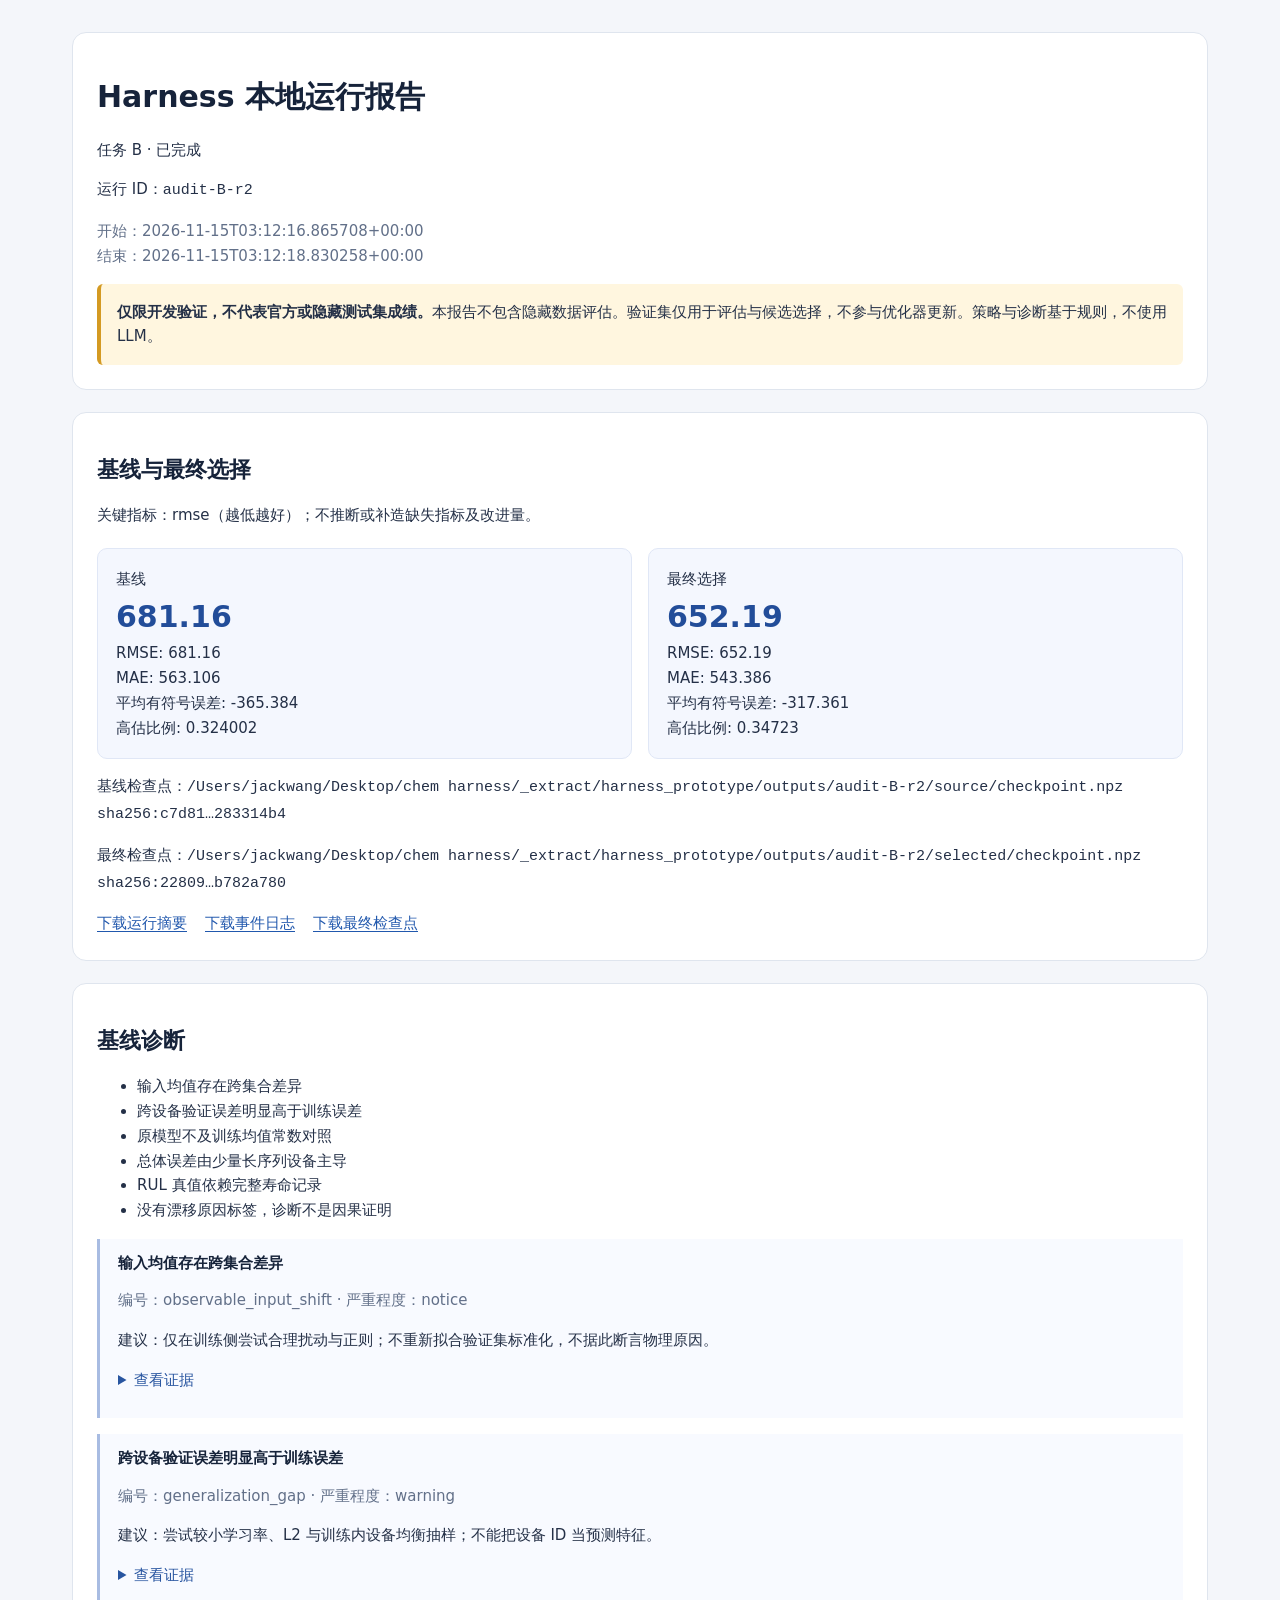
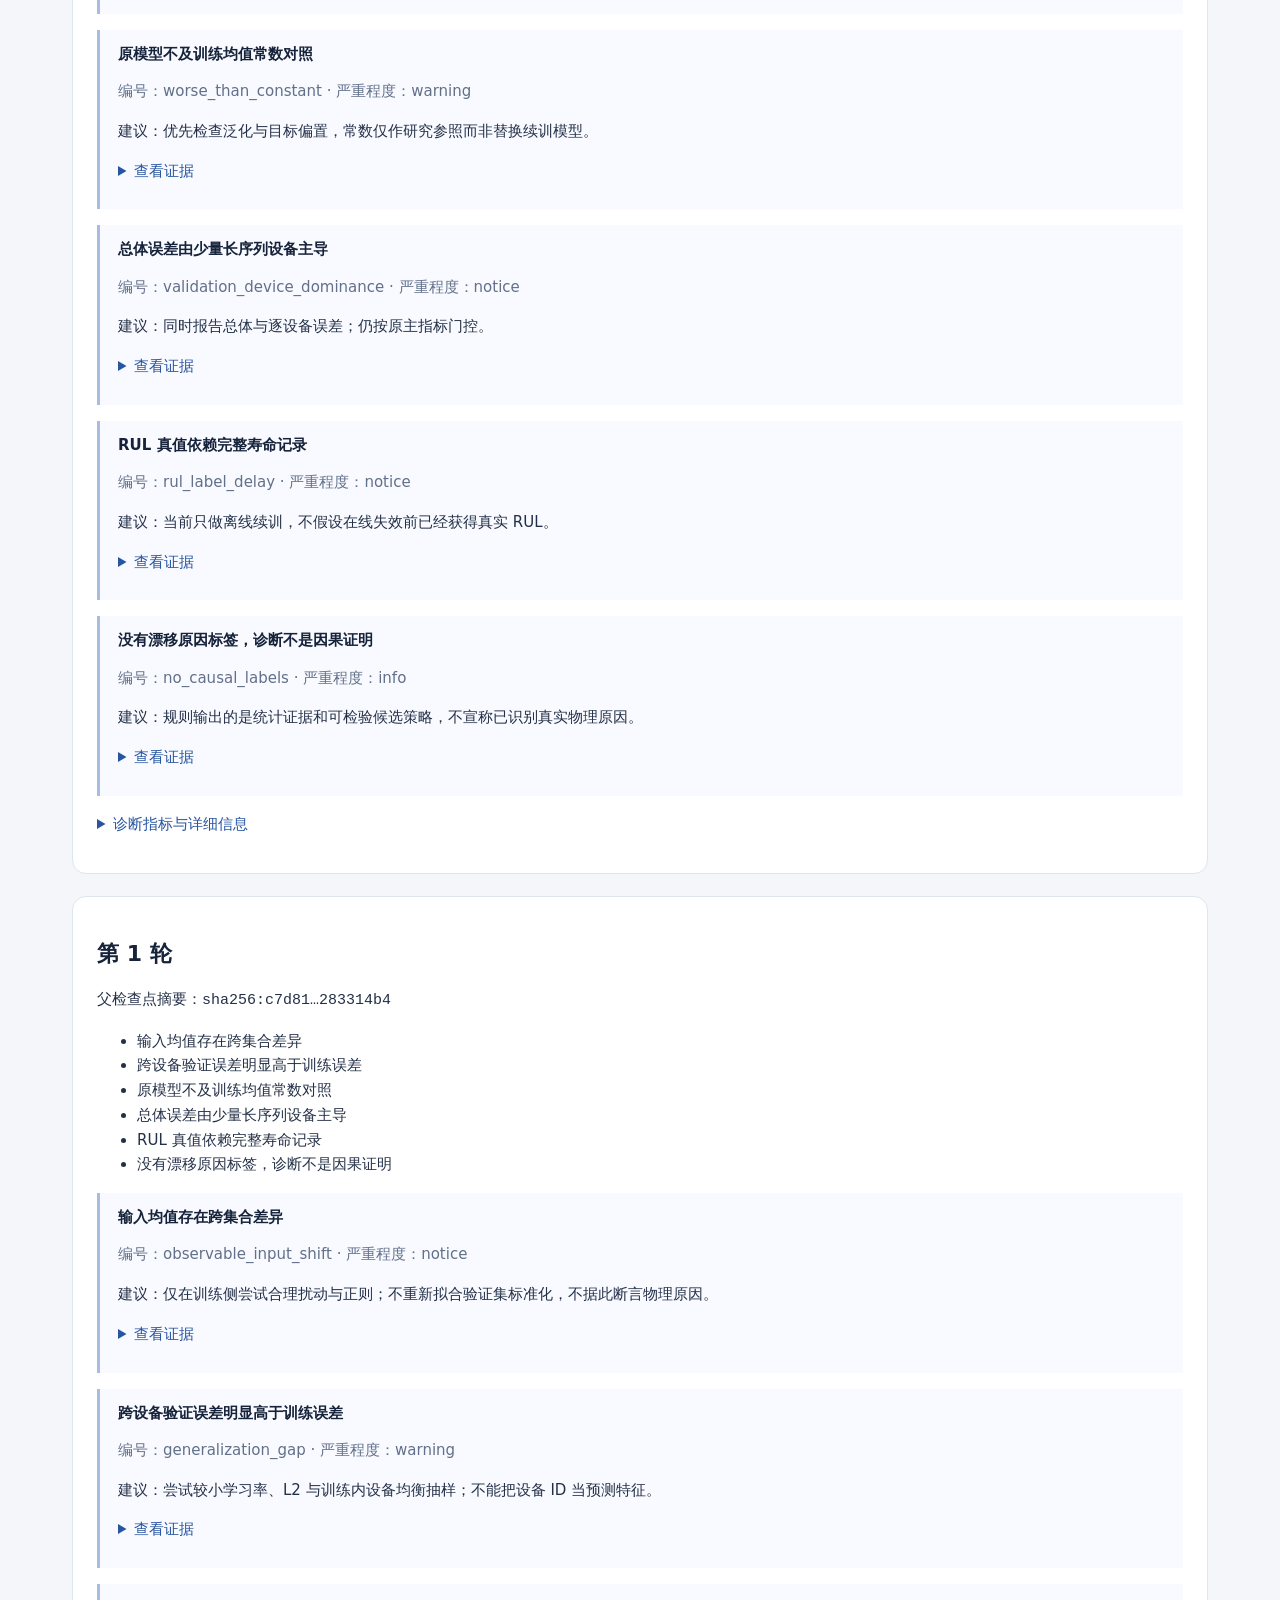
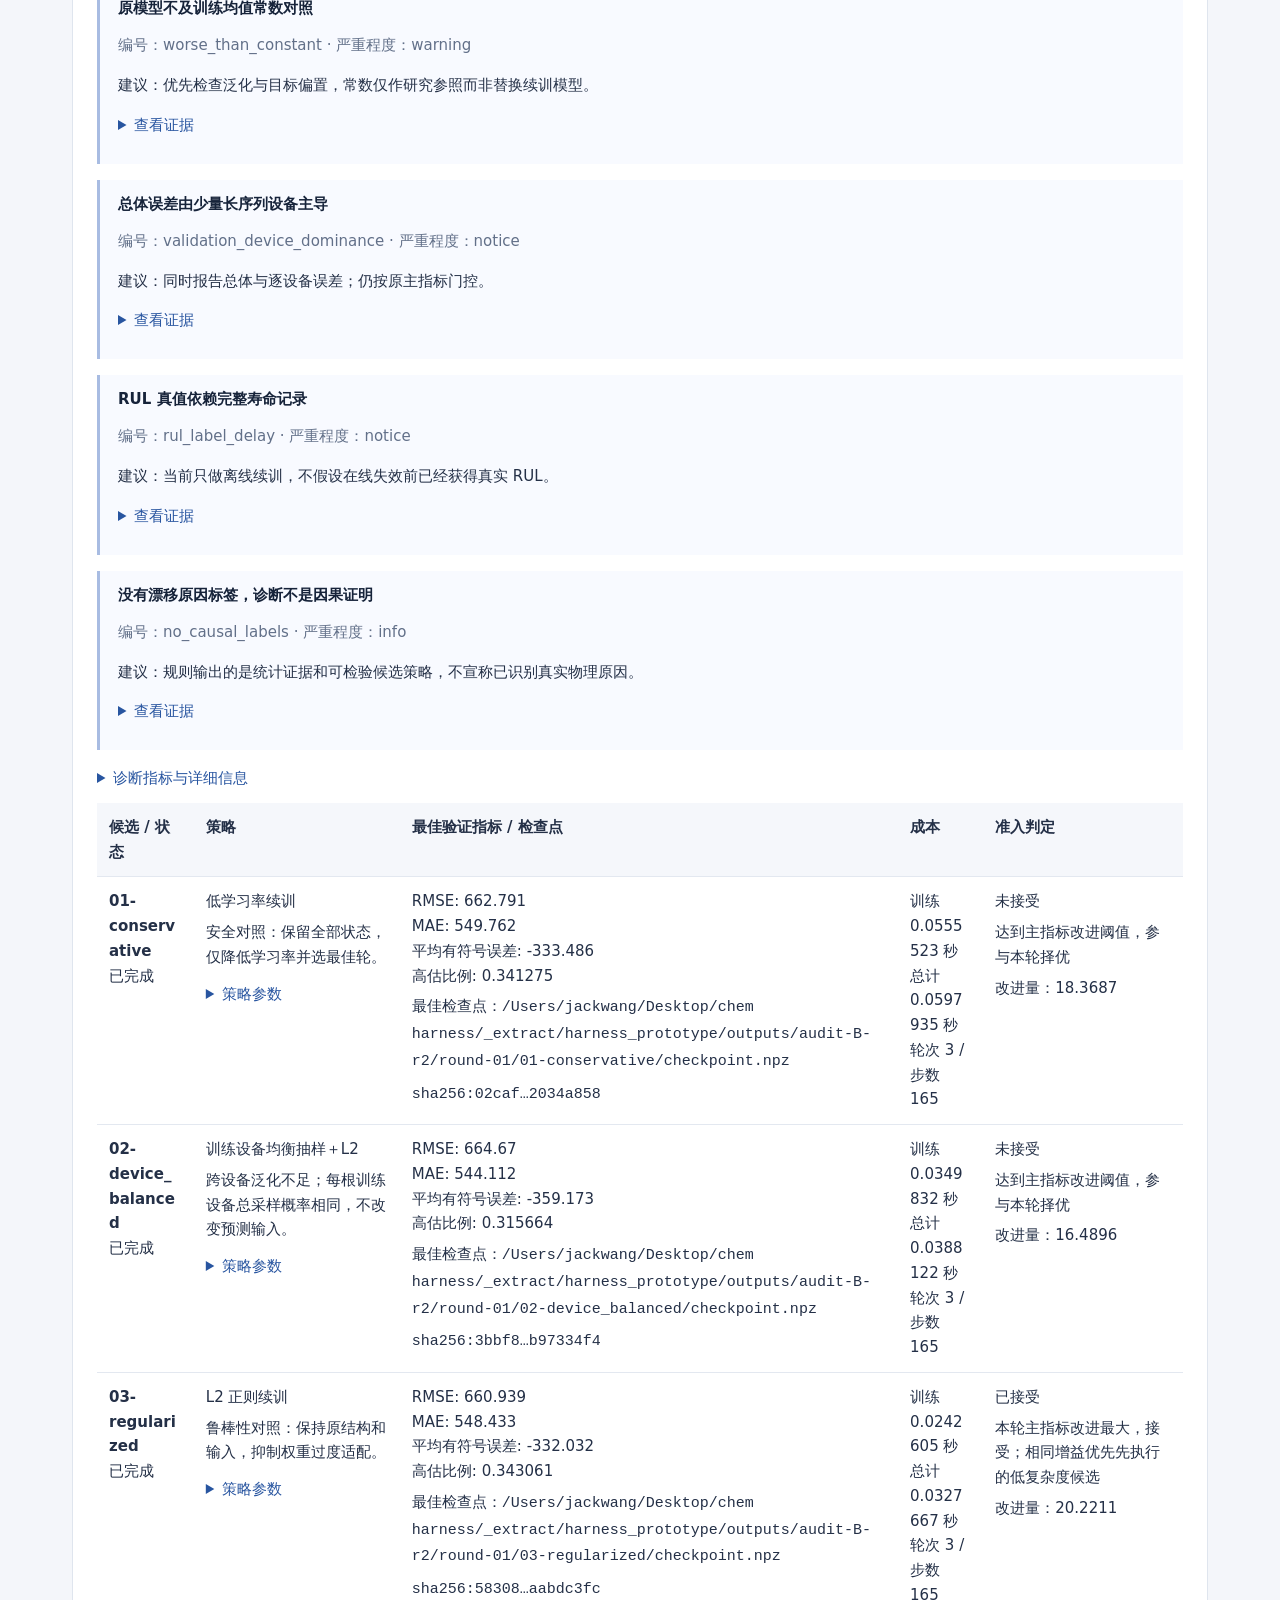
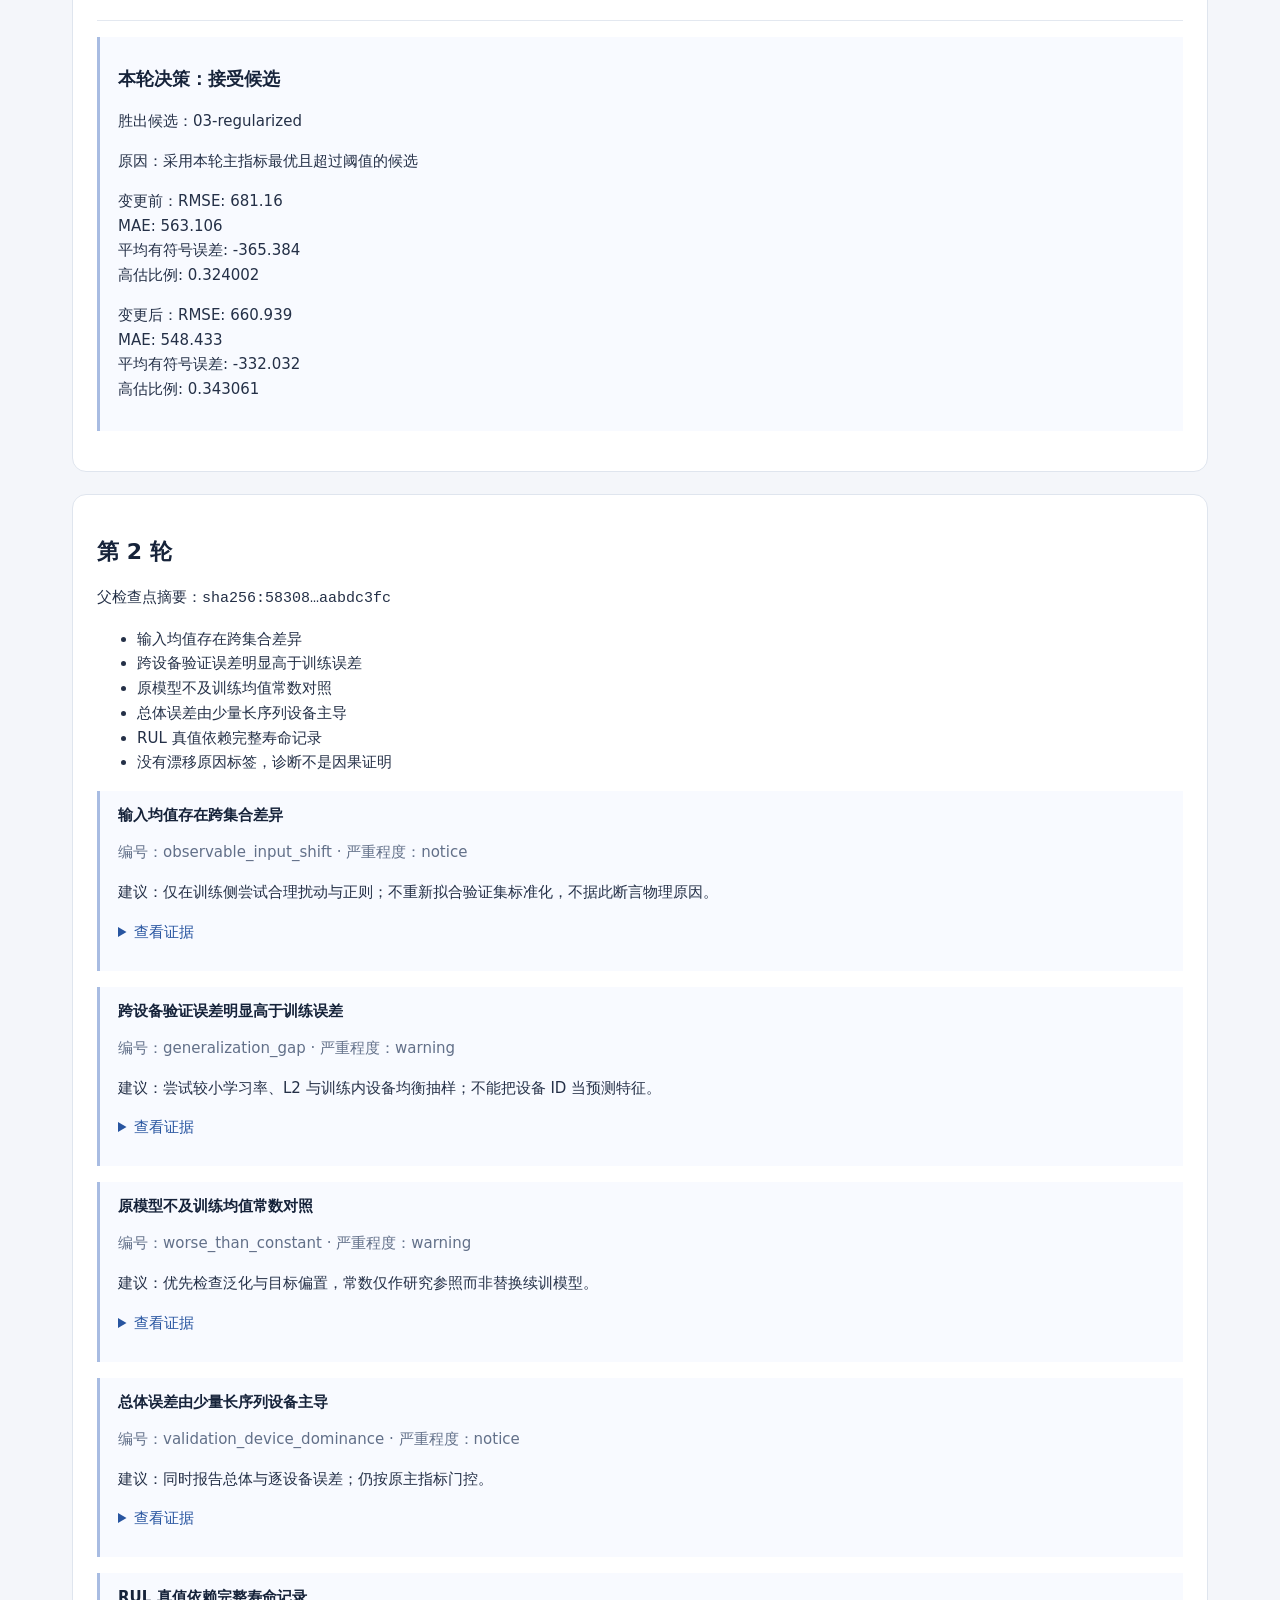
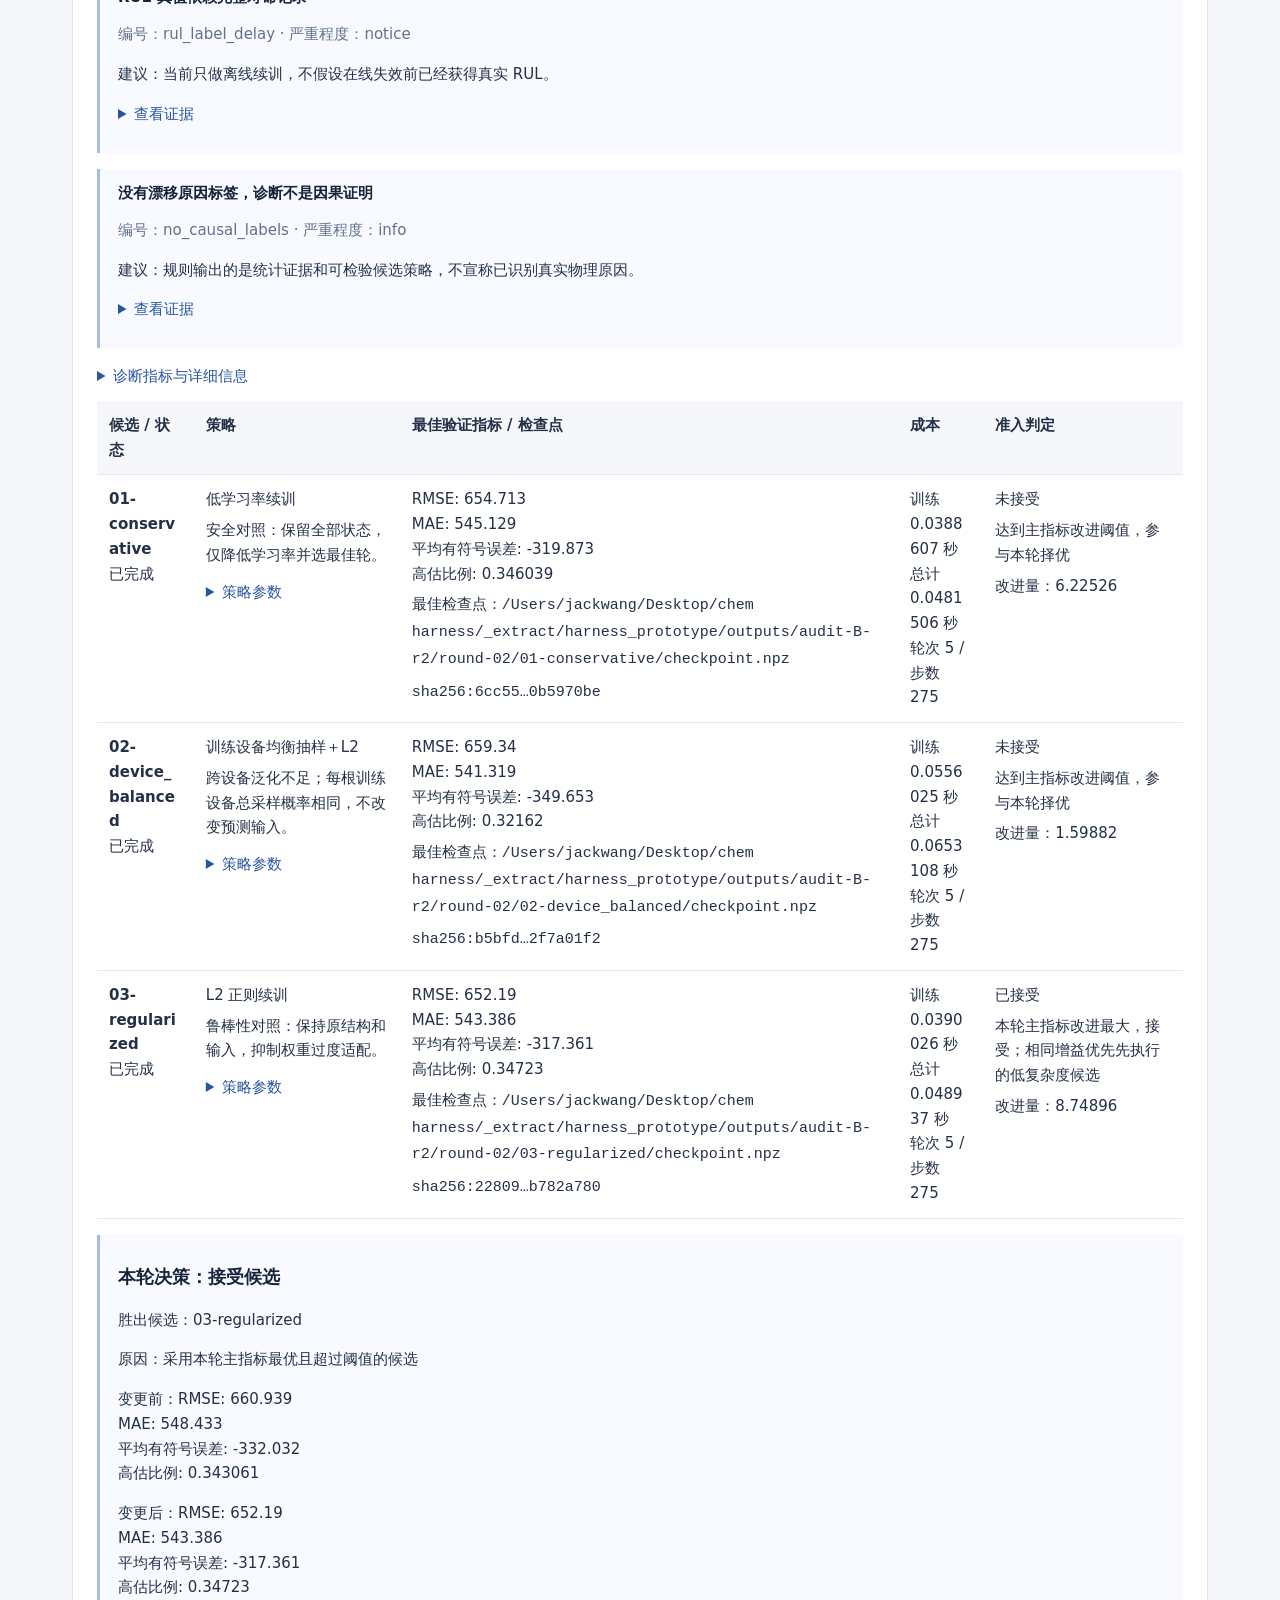
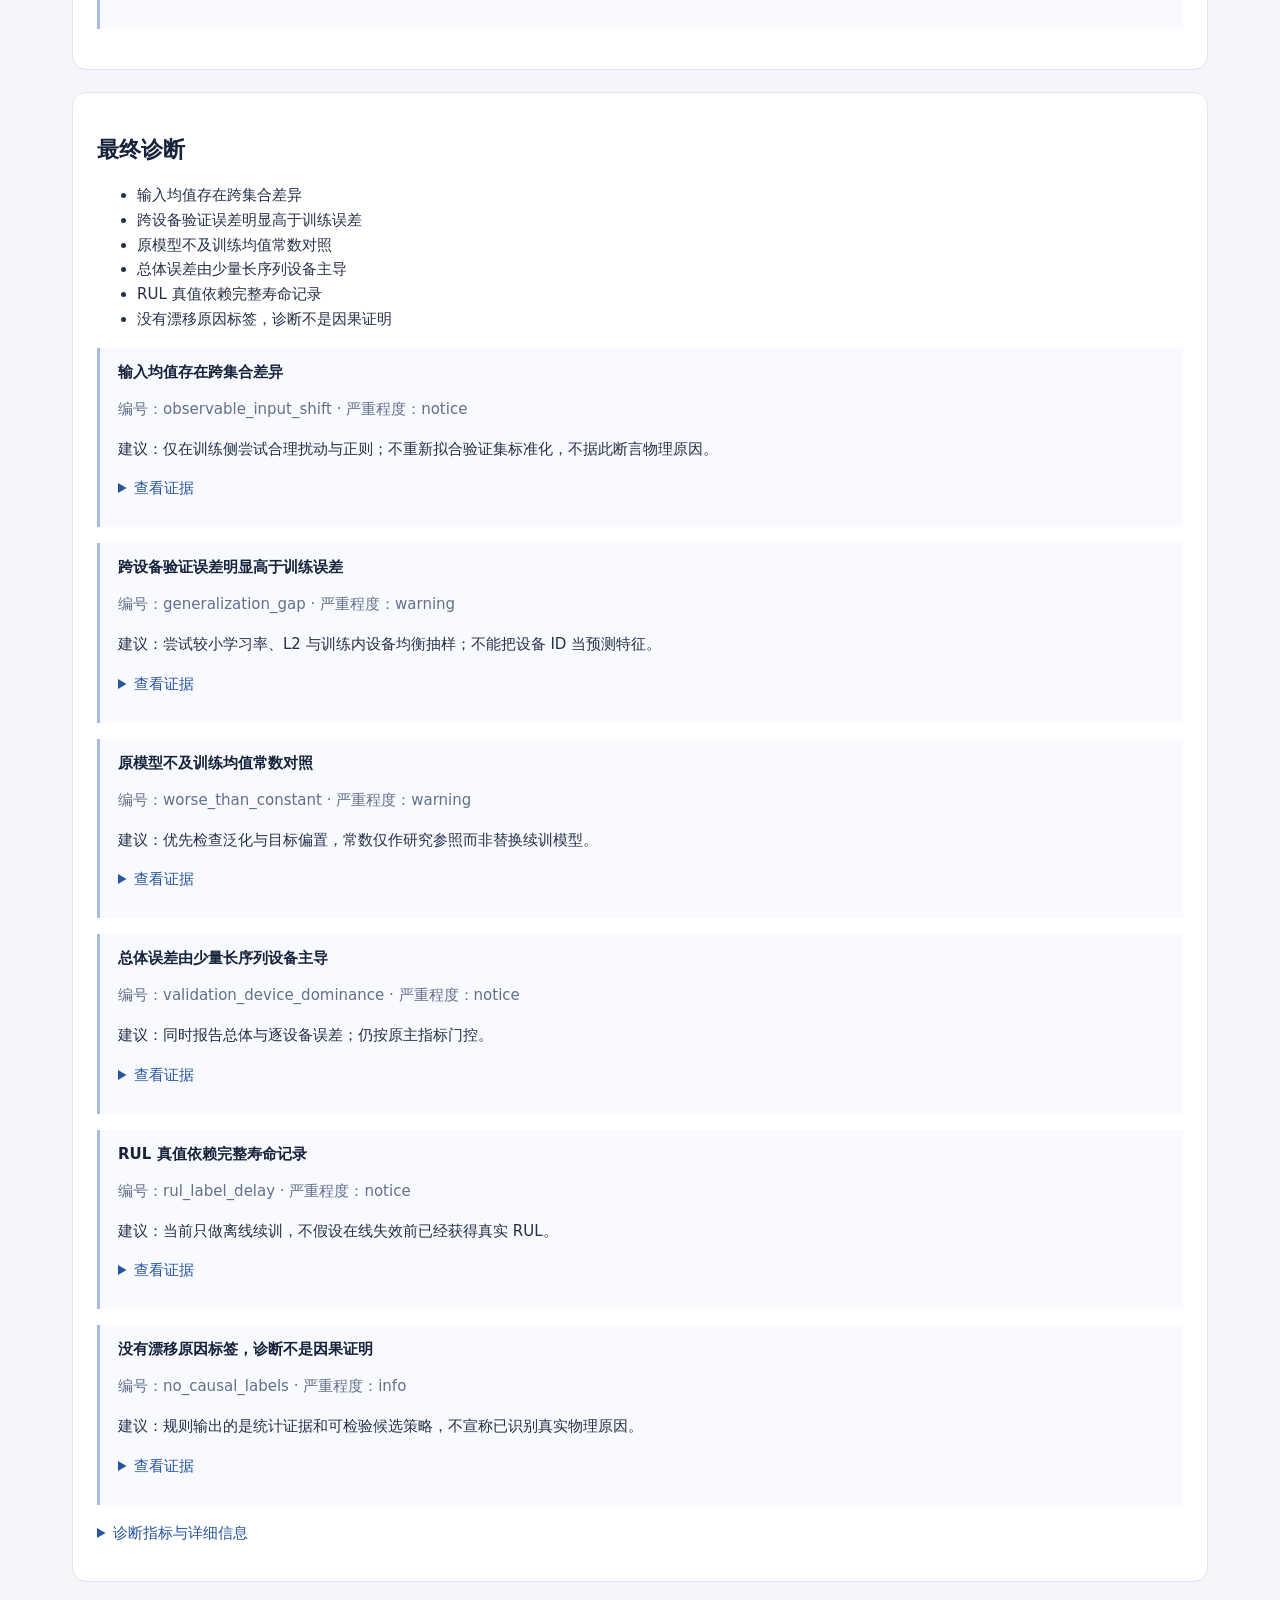
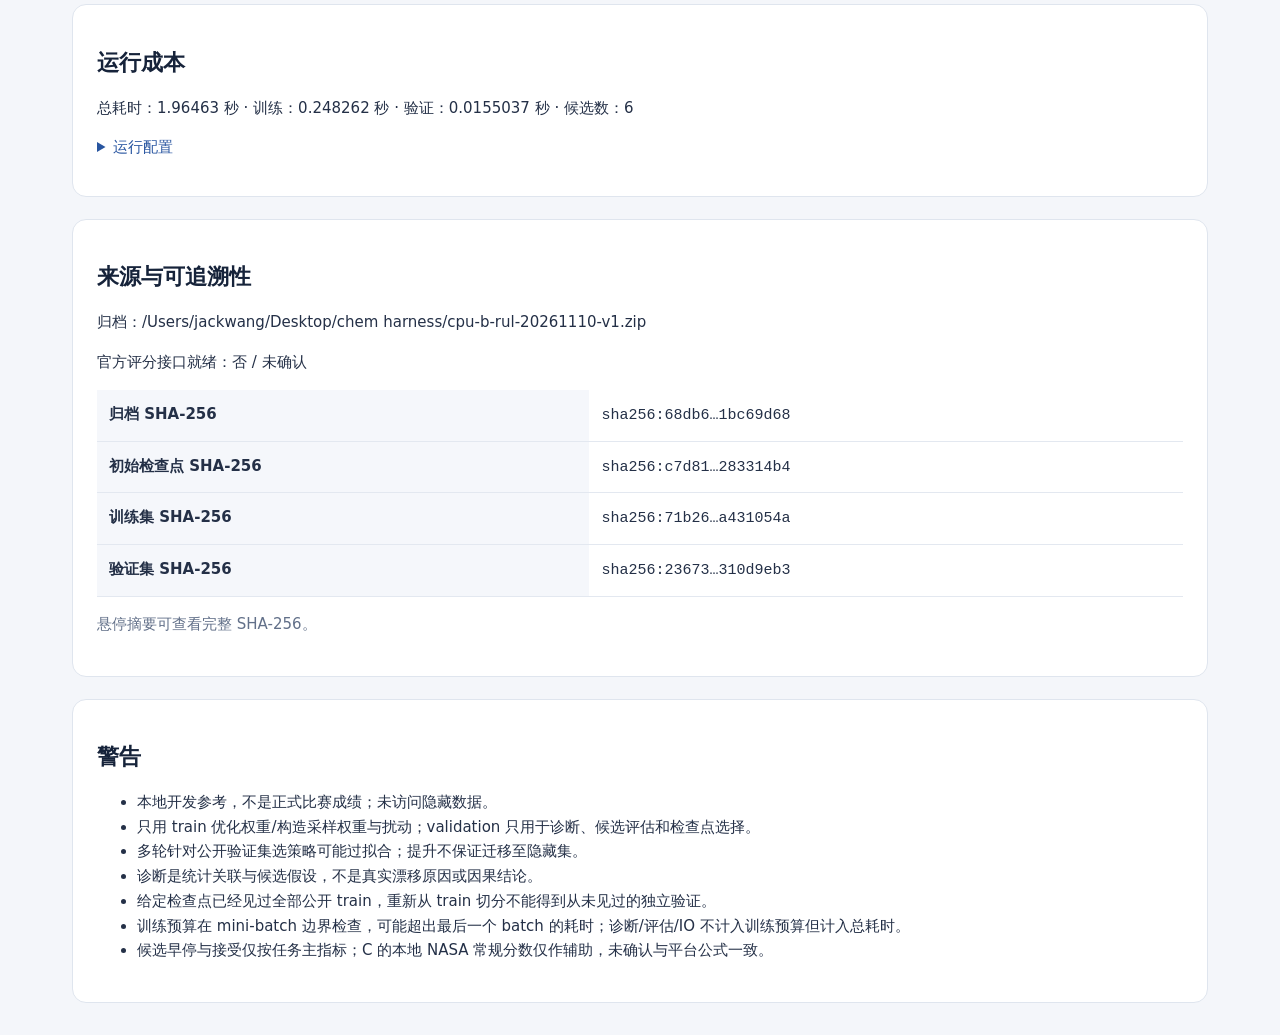
<file: audit/results/audit-B-r2/report.html>
<!doctype html>
<html lang="zh-CN"><head><meta charset="utf-8">
<meta name="viewport" content="width=device-width, initial-scale=1">
<meta http-equiv="Content-Security-Policy" content="default-src 'none'; style-src 'unsafe-inline'; base-uri 'none'; form-action 'none'">
<title>Harness 本地运行报告</title>
<style>
*{box-sizing:border-box}body{margin:0;background:#f4f6fa;color:#243047;font:15px/1.65 system-ui,-apple-system,"Microsoft YaHei",sans-serif}main{max-width:1180px;margin:auto;padding:32px 22px}h1,h2,h3,h4{line-height:1.35;color:#16233a}h1{font-size:30px}h2{font-size:22px}h4{margin:0}section,header{background:white;border:1px solid #dfe5ee;border-radius:14px;padding:24px;margin-bottom:22px}.muted{color:#627089}.notice{background:#fff6df;border-left:4px solid #d49a22;padding:16px;border-radius:6px}.cards{display:grid;grid-template-columns:repeat(2,minmax(0,1fr));gap:16px;margin-top:20px}.card{background:#f4f7fe;border:1px solid #e0e7f6;padding:18px;border-radius:10px}.value{display:block;font-size:30px;font-weight:700;color:#224d99}.table-wrap{overflow-x:auto}table{border-collapse:collapse;width:100%;text-align:left}th,td{padding:12px;border-bottom:1px solid #e3e8f0;vertical-align:top}th{background:#f5f7fb}td p{margin:6px 0}code,pre{font-family:ui-monospace,Consolas,monospace;overflow-wrap:anywhere}pre{white-space:pre-wrap;background:#f5f7fb;padding:14px;border-radius:8px;font-size:13px}details{margin:12px 0}summary{cursor:pointer;color:#2855a0}a{color:#2158ad;text-underline-offset:3px}.links{display:flex;flex-wrap:wrap;gap:18px}.finding,.decision{border-left:3px solid #a8bce2;padding:14px 18px;margin:16px 0;background:#f8faff}.error{color:#a32929;overflow-wrap:anywhere}p,li,td{overflow-wrap:anywhere}@media(max-width:640px){main{padding:16px 10px}section,header{padding:18px 14px}.cards{grid-template-columns:1fr}h1{font-size:25px}th,td{min-width:140px;padding:10px}}
</style></head><body><main><header><h1>Harness 本地运行报告</h1><p>任务 B · 已完成</p><p>运行 ID：<code>audit-B-r2</code></p><p class="muted">开始：2026-11-15T03:12:16.865708+00:00<br>结束：2026-11-15T03:12:18.830258+00:00</p><div class="notice"><strong>仅限开发验证，不代表官方或隐藏测试集成绩。</strong>本报告不包含隐藏数据评估。验证集仅用于评估与候选选择，不参与优化器更新。策略与诊断基于规则，不使用 LLM。</div></header><section><h2>基线与最终选择</h2><p>关键指标：rmse（越低越好）；不推断或补造缺失指标及改进量。</p><div class="cards"><div class="card">基线<span class="value">681.16</span>RMSE: 681.16<br>MAE: 563.106<br>平均有符号误差: -365.384<br>高估比例: 0.324002</div><div class="card">最终选择<span class="value">652.19</span>RMSE: 652.19<br>MAE: 543.386<br>平均有符号误差: -317.361<br>高估比例: 0.34723</div></div><p>基线检查点：<code>/Users/jackwang/Desktop/chem harness/_extract/harness_prototype/outputs/audit-B-r2/source/checkpoint.npz</code> <code title="sha256:c7d819fcee9d25459c583b5ffdb35593d4a47b524ed152d0226bf81a283314b4">sha256:c7d81…283314b4</code></p><p>最终检查点：<code>/Users/jackwang/Desktop/chem harness/_extract/harness_prototype/outputs/audit-B-r2/selected/checkpoint.npz</code> <code title="sha256:22809cdb84013e8b27ed8eb73b466c47ec0cd6a717f2c711d9aec5f3b782a780">sha256:22809…b782a780</code></p><nav class="links"><a href="summary.json" download>下载运行摘要</a><a href="events.jsonl" download>下载事件日志</a><a href="selected/checkpoint.npz" download>下载最终检查点</a></nav></section><section><h2>基线诊断</h2><ul><li>输入均值存在跨集合差异</li><li>跨设备验证误差明显高于训练误差</li><li>原模型不及训练均值常数对照</li><li>总体误差由少量长序列设备主导</li><li>RUL 真值依赖完整寿命记录</li><li>没有漂移原因标签，诊断不是因果证明</li></ul><article class="finding"><h4>输入均值存在跨集合差异</h4><p class="muted">编号：observable_input_shift · 严重程度：notice</p><p>建议：仅在训练侧尝试合理扰动与正则；不重新拟合验证集标准化，不据此断言物理原因。</p><details><summary>查看证据</summary><pre>{
  &quot;top_features&quot;: [
    {
      &quot;feature&quot;: &quot;[[\&quot;key\&quot;,\&quot;features\&quot;],[\&quot;key\&quot;,\&quot;horizontal\&quot;],[\&quot;key\&quot;,\&quot;spectral_centroid\&quot;]]&quot;,
      &quot;standardized_mean_difference&quot;: 1.0540396565527663
    },
    {
      &quot;feature&quot;: &quot;[[\&quot;key\&quot;,\&quot;features\&quot;],[\&quot;key\&quot;,\&quot;vertical\&quot;],[\&quot;key\&quot;,\&quot;skewness\&quot;]]&quot;,
      &quot;standardized_mean_difference&quot;: 0.7942593046390863
    },
    {
      &quot;feature&quot;: &quot;[[\&quot;key\&quot;,\&quot;features\&quot;],[\&quot;key\&quot;,\&quot;vertical\&quot;],[\&quot;key\&quot;,\&quot;spectral_centroid\&quot;]]&quot;,
      &quot;standardized_mean_difference&quot;: 0.7620452357846174
    }
  ]
}</pre></details></article><article class="finding"><h4>跨设备验证误差明显高于训练误差</h4><p class="muted">编号：generalization_gap · 严重程度：warning</p><p>建议：尝试较小学习率、L2 与训练内设备均衡抽样；不能把设备 ID 当预测特征。</p><details><summary>查看证据</summary><pre>{
  &quot;train_rmse&quot;: 233.3578239319839,
  &quot;validation_rmse&quot;: 681.1598326043113
}</pre></details></article><article class="finding"><h4>原模型不及训练均值常数对照</h4><p class="muted">编号：worse_than_constant · 严重程度：warning</p><p>建议：优先检查泛化与目标偏置，常数仅作研究参照而非替换续训模型。</p><details><summary>查看证据</summary><pre>{
  &quot;model_rmse&quot;: 681.1598326043113,
  &quot;constant_rmse&quot;: 536.2706281575896
}</pre></details></article><article class="finding"><h4>总体误差由少量长序列设备主导</h4><p class="muted">编号：validation_device_dominance · 严重程度：notice</p><p>建议：同时报告总体与逐设备误差；仍按原主指标门控。</p><details><summary>查看证据</summary><pre>{
  &quot;largest_device_fraction&quot;: 0.9023228111971412,
  &quot;counts&quot;: {
    &quot;Bearing1_4&quot;: 122,
    &quot;Bearing2_4&quot;: 42,
    &quot;Bearing3_4&quot;: 1515
  }
}</pre></details></article><article class="finding"><h4>RUL 真值依赖完整寿命记录</h4><p class="muted">编号：rul_label_delay · 严重程度：notice</p><p>建议：当前只做离线续训，不假设在线失效前已经获得真实 RUL。</p><details><summary>查看证据</summary><pre>{}</pre></details></article><article class="finding"><h4>没有漂移原因标签，诊断不是因果证明</h4><p class="muted">编号：no_causal_labels · 严重程度：info</p><p>建议：规则输出的是统计证据和可检验候选策略，不宣称已识别真实物理原因。</p><details><summary>查看证据</summary><pre>{}</pre></details></article><details><summary>诊断指标与详细信息</summary><pre>{
  &quot;train_metrics&quot;: {
    &quot;rmse&quot;: 233.3578239319839,
    &quot;mae&quot;: 167.2222699905699,
    &quot;mean_signed_error&quot;: -7.119658157286483,
    &quot;overestimate_fraction&quot;: 0.45236063708759955
  },
  &quot;validation_metrics&quot;: {
    &quot;rmse&quot;: 681.1598326043113,
    &quot;mae&quot;: 563.1058414514887,
    &quot;mean_signed_error&quot;: -365.38394916105057,
    &quot;overestimate_fraction&quot;: 0.3240023823704586
  },
  &quot;details&quot;: {
    &quot;train_rows&quot;: 7032,
    &quot;validation_rows&quot;: 1679,
    &quot;train_group_count&quot;: 9,
    &quot;validation_group_count&quot;: 3,
    &quot;feature_shift&quot;: {
      &quot;top&quot;: [
        {
          &quot;feature&quot;: &quot;[[\&quot;key\&quot;,\&quot;features\&quot;],[\&quot;key\&quot;,\&quot;horizontal\&quot;],[\&quot;key\&quot;,\&quot;spectral_centroid\&quot;]]&quot;,
          &quot;standardized_mean_difference&quot;: 1.0540396565527663
        },
        {
          &quot;feature&quot;: &quot;[[\&quot;key\&quot;,\&quot;features\&quot;],[\&quot;key\&quot;,\&quot;vertical\&quot;],[\&quot;key\&quot;,\&quot;skewness\&quot;]]&quot;,
          &quot;standardized_mean_difference&quot;: 0.7942593046390863
        },
        {
          &quot;feature&quot;: &quot;[[\&quot;key\&quot;,\&quot;features\&quot;],[\&quot;key\&quot;,\&quot;vertical\&quot;],[\&quot;key\&quot;,\&quot;spectral_centroid\&quot;]]&quot;,
          &quot;standardized_mean_difference&quot;: 0.7620452357846174
        },
        {
          &quot;feature&quot;: &quot;[[\&quot;key\&quot;,\&quot;features\&quot;],[\&quot;key\&quot;,\&quot;vertical\&quot;],[\&quot;key\&quot;,\&quot;spectral_kurtosis\&quot;]]&quot;,
          &quot;standardized_mean_difference&quot;: 0.7350261755584536
        },
        {
          &quot;feature&quot;: &quot;[[\&quot;key\&quot;,\&quot;features\&quot;],[\&quot;key\&quot;,\&quot;vertical\&quot;],[\&quot;key\&quot;,\&quot;dominant_freq\&quot;]]&quot;,
          &quot;standardized_mean_difference&quot;: 0.5627447491474165
        },
        {
          &quot;feature&quot;: &quot;[[\&quot;key\&quot;,\&quot;features\&quot;],[\&quot;key\&quot;,\&quot;horizontal\&quot;],[\&quot;key\&quot;,\&quot;band3_energy_6k_12k\&quot;]]&quot;,
          &quot;standardized_mean_difference&quot;: 0.44762658426939467
        },
        {
          &quot;feature&quot;: &quot;[[\&quot;key\&quot;,\&quot;features\&quot;],[\&quot;key\&quot;,\&quot;horizontal\&quot;],[\&quot;key\&quot;,\&quot;dominant_freq\&quot;]]&quot;,
          &quot;standardized_mean_difference&quot;: 0.40755856413559693
        },
        {
          &quot;feature&quot;: &quot;[[\&quot;key\&quot;,\&quot;features\&quot;],[\&quot;key\&quot;,\&quot;horizontal\&quot;],[\&quot;key\&quot;,\&quot;mean_abs\&quot;]]&quot;,
          &quot;standardized_mean_difference&quot;: 0.40210391324735323
        }
      ],
      &quot;median&quot;: 0.31393796865452894,
      &quot;interpretation&quot;: &quot;descriptive_input_change_not_causal_or_conditional_drift_proof&quot;
    },
    &quot;train_by_device&quot;: {
      &quot;Bearing1_1&quot;: {
        &quot;rows&quot;: 123,
        &quot;metrics&quot;: {
          &quot;rmse&quot;: 119.22355093755489,
          &quot;mae&quot;: 86.839021952953,
          &quot;mean_signed_error&quot;: 50.49560095153026,
          &quot;overestimate_fraction&quot;: 0.5934959349593496
        }
      },
      &quot;Bearing1_2&quot;: {
        &quot;rows&quot;: 161,
        &quot;metrics&quot;: {
          &quot;rmse&quot;: 152.83744273112987,
          &quot;mae&quot;: 103.21016657065549,
          &quot;mean_signed_error&quot;: 41.28283432822667,
          &quot;overestimate_fraction&quot;: 0.42857142857142855
        }
      },
      &quot;Bearing1_3&quot;: {
        &quot;rows&quot;: 158,
        &quot;metrics&quot;: {
          &quot;rmse&quot;: 482.53385854579494,
          &quot;mae&quot;: 346.11820297656186,
          &quot;mean_signed_error&quot;: 336.9998508636183,
          &quot;overestimate_fraction&quot;: 0.8291139240506329
        }
      },
      &quot;Bearing2_1&quot;: {
        &quot;rows&quot;: 491,
        &quot;metrics&quot;: {
          &quot;rmse&quot;: 171.8146775660628,
          &quot;mae&quot;: 137.88601813429662,
          &quot;mean_signed_error&quot;: -47.97181128843148,
          &quot;overestimate_fraction&quot;: 0.37474541751527496
        }
      },
      &quot;Bearing2_2&quot;: {
        &quot;rows&quot;: 161,
        &quot;metrics&quot;: {
          &quot;rmse&quot;: 404.12838972150286,
          &quot;mae&quot;: 233.5127280466968,
          &quot;mean_signed_error&quot;: 199.17337375770842,
          &quot;overestimate_fraction&quot;: 0.5900621118012422
        }
      },
      &quot;Bearing2_3&quot;: {
        &quot;rows&quot;: 533,
        &quot;metrics&quot;: {
          &quot;rmse&quot;: 127.82697658561024,
          &quot;mae&quot;: 97.62437294120535,
          &quot;mean_signed_error&quot;: -4.637386668599491,
          &quot;overestimate_fraction&quot;: 0.4446529080675422
        }
      },
      &quot;Bearing3_1&quot;: {
        &quot;rows&quot;: 2538,
        &quot;metrics&quot;: {
          &quot;rmse&quot;: 253.15986943252238,
          &quot;mae&quot;: 190.92580084738242,
          &quot;mean_signed_error&quot;: -67.9086832755556,
          &quot;overestimate_fraction&quot;: 0.3947990543735225
        }
      },
      &quot;Bearing3_2&quot;: {
        &quot;rows&quot;: 2496,
        &quot;metrics&quot;: {
          &quot;rmse&quot;: 210.07390455288134,
          &quot;mae&quot;: 157.57323512736366,
          &quot;mean_signed_error&quot;: 17.14279459237672,
          &quot;overestimate_fraction&quot;: 0.48838141025641024
        }
      },
      &quot;Bearing3_3&quot;: {
        &quot;rows&quot;: 371,
        &quot;metrics&quot;: {
          &quot;rmse&quot;: 222.25646148001246,
          &quot;mae&quot;: 158.2707214545161,
          &quot;mean_signed_error&quot;: 19.821801267944004,
          &quot;overestimate_fraction&quot;: 0.4609164420485175
        }
      }
    },
    &quot;validation_by_device&quot;: {
      &quot;Bearing1_4&quot;: {
        &quot;rows&quot;: 122,
        &quot;metrics&quot;: {
          &quot;rmse&quot;: 241.98079883050283,
          &quot;mae&quot;: 175.58693393738477,
          &quot;mean_signed_error&quot;: 166.54097851074985,
          &quot;overestimate_fraction&quot;: 0.860655737704918
        }
      },
      &quot;Bearing2_4&quot;: {
        &quot;rows&quot;: 42,
        &quot;metrics&quot;: {
          &quot;rmse&quot;: 390.81504161336534,
          &quot;mae&quot;: 328.14713559610186,
          &quot;mean_signed_error&quot;: 326.266107840995,
          &quot;overestimate_fraction&quot;: 0.9523809523809523
        }
      },
      &quot;Bearing3_4&quot;: {
        &quot;rows&quot;: 1515,
        &quot;metrics&quot;: {
          &quot;rmse&quot;: 710.8130722393482,
          &quot;mae&quot;: 600.82569119581,
          &quot;mean_signed_error&quot;: -427.3932848508497,
          &quot;overestimate_fraction&quot;: 0.2633663366336634
        }
      }
    },
    &quot;constant_training_mean_reference&quot;: {
      &quot;value&quot;: 954.1505972696245,
      &quot;validation_rmse&quot;: 536.2706281575896,
      &quot;fit_role&quot;: &quot;train&quot;,
      &quot;not_a_continuation_candidate&quot;: true
    }
  }
}</pre></details></section><section><h2>第 1 轮</h2><p>父检查点摘要：<code title="sha256:c7d819fcee9d25459c583b5ffdb35593d4a47b524ed152d0226bf81a283314b4">sha256:c7d81…283314b4</code></p><ul><li>输入均值存在跨集合差异</li><li>跨设备验证误差明显高于训练误差</li><li>原模型不及训练均值常数对照</li><li>总体误差由少量长序列设备主导</li><li>RUL 真值依赖完整寿命记录</li><li>没有漂移原因标签，诊断不是因果证明</li></ul><article class="finding"><h4>输入均值存在跨集合差异</h4><p class="muted">编号：observable_input_shift · 严重程度：notice</p><p>建议：仅在训练侧尝试合理扰动与正则；不重新拟合验证集标准化，不据此断言物理原因。</p><details><summary>查看证据</summary><pre>{
  &quot;top_features&quot;: [
    {
      &quot;feature&quot;: &quot;[[\&quot;key\&quot;,\&quot;features\&quot;],[\&quot;key\&quot;,\&quot;horizontal\&quot;],[\&quot;key\&quot;,\&quot;spectral_centroid\&quot;]]&quot;,
      &quot;standardized_mean_difference&quot;: 1.0540396565527663
    },
    {
      &quot;feature&quot;: &quot;[[\&quot;key\&quot;,\&quot;features\&quot;],[\&quot;key\&quot;,\&quot;vertical\&quot;],[\&quot;key\&quot;,\&quot;skewness\&quot;]]&quot;,
      &quot;standardized_mean_difference&quot;: 0.7942593046390863
    },
    {
      &quot;feature&quot;: &quot;[[\&quot;key\&quot;,\&quot;features\&quot;],[\&quot;key\&quot;,\&quot;vertical\&quot;],[\&quot;key\&quot;,\&quot;spectral_centroid\&quot;]]&quot;,
      &quot;standardized_mean_difference&quot;: 0.7620452357846174
    }
  ]
}</pre></details></article><article class="finding"><h4>跨设备验证误差明显高于训练误差</h4><p class="muted">编号：generalization_gap · 严重程度：warning</p><p>建议：尝试较小学习率、L2 与训练内设备均衡抽样；不能把设备 ID 当预测特征。</p><details><summary>查看证据</summary><pre>{
  &quot;train_rmse&quot;: 233.3578239319839,
  &quot;validation_rmse&quot;: 681.1598326043113
}</pre></details></article><article class="finding"><h4>原模型不及训练均值常数对照</h4><p class="muted">编号：worse_than_constant · 严重程度：warning</p><p>建议：优先检查泛化与目标偏置，常数仅作研究参照而非替换续训模型。</p><details><summary>查看证据</summary><pre>{
  &quot;model_rmse&quot;: 681.1598326043113,
  &quot;constant_rmse&quot;: 536.2706281575896
}</pre></details></article><article class="finding"><h4>总体误差由少量长序列设备主导</h4><p class="muted">编号：validation_device_dominance · 严重程度：notice</p><p>建议：同时报告总体与逐设备误差；仍按原主指标门控。</p><details><summary>查看证据</summary><pre>{
  &quot;largest_device_fraction&quot;: 0.9023228111971412,
  &quot;counts&quot;: {
    &quot;Bearing1_4&quot;: 122,
    &quot;Bearing2_4&quot;: 42,
    &quot;Bearing3_4&quot;: 1515
  }
}</pre></details></article><article class="finding"><h4>RUL 真值依赖完整寿命记录</h4><p class="muted">编号：rul_label_delay · 严重程度：notice</p><p>建议：当前只做离线续训，不假设在线失效前已经获得真实 RUL。</p><details><summary>查看证据</summary><pre>{}</pre></details></article><article class="finding"><h4>没有漂移原因标签，诊断不是因果证明</h4><p class="muted">编号：no_causal_labels · 严重程度：info</p><p>建议：规则输出的是统计证据和可检验候选策略，不宣称已识别真实物理原因。</p><details><summary>查看证据</summary><pre>{}</pre></details></article><details><summary>诊断指标与详细信息</summary><pre>{
  &quot;train_metrics&quot;: {
    &quot;rmse&quot;: 233.3578239319839,
    &quot;mae&quot;: 167.2222699905699,
    &quot;mean_signed_error&quot;: -7.119658157286483,
    &quot;overestimate_fraction&quot;: 0.45236063708759955
  },
  &quot;validation_metrics&quot;: {
    &quot;rmse&quot;: 681.1598326043113,
    &quot;mae&quot;: 563.1058414514887,
    &quot;mean_signed_error&quot;: -365.38394916105057,
    &quot;overestimate_fraction&quot;: 0.3240023823704586
  },
  &quot;details&quot;: {
    &quot;train_rows&quot;: 7032,
    &quot;validation_rows&quot;: 1679,
    &quot;train_group_count&quot;: 9,
    &quot;validation_group_count&quot;: 3,
    &quot;feature_shift&quot;: {
      &quot;top&quot;: [
        {
          &quot;feature&quot;: &quot;[[\&quot;key\&quot;,\&quot;features\&quot;],[\&quot;key\&quot;,\&quot;horizontal\&quot;],[\&quot;key\&quot;,\&quot;spectral_centroid\&quot;]]&quot;,
          &quot;standardized_mean_difference&quot;: 1.0540396565527663
        },
        {
          &quot;feature&quot;: &quot;[[\&quot;key\&quot;,\&quot;features\&quot;],[\&quot;key\&quot;,\&quot;vertical\&quot;],[\&quot;key\&quot;,\&quot;skewness\&quot;]]&quot;,
          &quot;standardized_mean_difference&quot;: 0.7942593046390863
        },
        {
          &quot;feature&quot;: &quot;[[\&quot;key\&quot;,\&quot;features\&quot;],[\&quot;key\&quot;,\&quot;vertical\&quot;],[\&quot;key\&quot;,\&quot;spectral_centroid\&quot;]]&quot;,
          &quot;standardized_mean_difference&quot;: 0.7620452357846174
        },
        {
          &quot;feature&quot;: &quot;[[\&quot;key\&quot;,\&quot;features\&quot;],[\&quot;key\&quot;,\&quot;vertical\&quot;],[\&quot;key\&quot;,\&quot;spectral_kurtosis\&quot;]]&quot;,
          &quot;standardized_mean_difference&quot;: 0.7350261755584536
        },
        {
          &quot;feature&quot;: &quot;[[\&quot;key\&quot;,\&quot;features\&quot;],[\&quot;key\&quot;,\&quot;vertical\&quot;],[\&quot;key\&quot;,\&quot;dominant_freq\&quot;]]&quot;,
          &quot;standardized_mean_difference&quot;: 0.5627447491474165
        },
        {
          &quot;feature&quot;: &quot;[[\&quot;key\&quot;,\&quot;features\&quot;],[\&quot;key\&quot;,\&quot;horizontal\&quot;],[\&quot;key\&quot;,\&quot;band3_energy_6k_12k\&quot;]]&quot;,
          &quot;standardized_mean_difference&quot;: 0.44762658426939467
        },
        {
          &quot;feature&quot;: &quot;[[\&quot;key\&quot;,\&quot;features\&quot;],[\&quot;key\&quot;,\&quot;horizontal\&quot;],[\&quot;key\&quot;,\&quot;dominant_freq\&quot;]]&quot;,
          &quot;standardized_mean_difference&quot;: 0.40755856413559693
        },
        {
          &quot;feature&quot;: &quot;[[\&quot;key\&quot;,\&quot;features\&quot;],[\&quot;key\&quot;,\&quot;horizontal\&quot;],[\&quot;key\&quot;,\&quot;mean_abs\&quot;]]&quot;,
          &quot;standardized_mean_difference&quot;: 0.40210391324735323
        }
      ],
      &quot;median&quot;: 0.31393796865452894,
      &quot;interpretation&quot;: &quot;descriptive_input_change_not_causal_or_conditional_drift_proof&quot;
    },
    &quot;train_by_device&quot;: {
      &quot;Bearing1_1&quot;: {
        &quot;rows&quot;: 123,
        &quot;metrics&quot;: {
          &quot;rmse&quot;: 119.22355093755489,
          &quot;mae&quot;: 86.839021952953,
          &quot;mean_signed_error&quot;: 50.49560095153026,
          &quot;overestimate_fraction&quot;: 0.5934959349593496
        }
      },
      &quot;Bearing1_2&quot;: {
        &quot;rows&quot;: 161,
        &quot;metrics&quot;: {
          &quot;rmse&quot;: 152.83744273112987,
          &quot;mae&quot;: 103.21016657065549,
          &quot;mean_signed_error&quot;: 41.28283432822667,
          &quot;overestimate_fraction&quot;: 0.42857142857142855
        }
      },
      &quot;Bearing1_3&quot;: {
        &quot;rows&quot;: 158,
        &quot;metrics&quot;: {
          &quot;rmse&quot;: 482.53385854579494,
          &quot;mae&quot;: 346.11820297656186,
          &quot;mean_signed_error&quot;: 336.9998508636183,
          &quot;overestimate_fraction&quot;: 0.8291139240506329
        }
      },
      &quot;Bearing2_1&quot;: {
        &quot;rows&quot;: 491,
        &quot;metrics&quot;: {
          &quot;rmse&quot;: 171.8146775660628,
          &quot;mae&quot;: 137.88601813429662,
          &quot;mean_signed_error&quot;: -47.97181128843148,
          &quot;overestimate_fraction&quot;: 0.37474541751527496
        }
      },
      &quot;Bearing2_2&quot;: {
        &quot;rows&quot;: 161,
        &quot;metrics&quot;: {
          &quot;rmse&quot;: 404.12838972150286,
          &quot;mae&quot;: 233.5127280466968,
          &quot;mean_signed_error&quot;: 199.17337375770842,
          &quot;overestimate_fraction&quot;: 0.5900621118012422
        }
      },
      &quot;Bearing2_3&quot;: {
        &quot;rows&quot;: 533,
        &quot;metrics&quot;: {
          &quot;rmse&quot;: 127.82697658561024,
          &quot;mae&quot;: 97.62437294120535,
          &quot;mean_signed_error&quot;: -4.637386668599491,
          &quot;overestimate_fraction&quot;: 0.4446529080675422
        }
      },
      &quot;Bearing3_1&quot;: {
        &quot;rows&quot;: 2538,
        &quot;metrics&quot;: {
          &quot;rmse&quot;: 253.15986943252238,
          &quot;mae&quot;: 190.92580084738242,
          &quot;mean_signed_error&quot;: -67.9086832755556,
          &quot;overestimate_fraction&quot;: 0.3947990543735225
        }
      },
      &quot;Bearing3_2&quot;: {
        &quot;rows&quot;: 2496,
        &quot;metrics&quot;: {
          &quot;rmse&quot;: 210.07390455288134,
          &quot;mae&quot;: 157.57323512736366,
          &quot;mean_signed_error&quot;: 17.14279459237672,
          &quot;overestimate_fraction&quot;: 0.48838141025641024
        }
      },
      &quot;Bearing3_3&quot;: {
        &quot;rows&quot;: 371,
        &quot;metrics&quot;: {
          &quot;rmse&quot;: 222.25646148001246,
          &quot;mae&quot;: 158.2707214545161,
          &quot;mean_signed_error&quot;: 19.821801267944004,
          &quot;overestimate_fraction&quot;: 0.4609164420485175
        }
      }
    },
    &quot;validation_by_device&quot;: {
      &quot;Bearing1_4&quot;: {
        &quot;rows&quot;: 122,
        &quot;metrics&quot;: {
          &quot;rmse&quot;: 241.98079883050283,
          &quot;mae&quot;: 175.58693393738477,
          &quot;mean_signed_error&quot;: 166.54097851074985,
          &quot;overestimate_fraction&quot;: 0.860655737704918
        }
      },
      &quot;Bearing2_4&quot;: {
        &quot;rows&quot;: 42,
        &quot;metrics&quot;: {
          &quot;rmse&quot;: 390.81504161336534,
          &quot;mae&quot;: 328.14713559610186,
          &quot;mean_signed_error&quot;: 326.266107840995,
          &quot;overestimate_fraction&quot;: 0.9523809523809523
        }
      },
      &quot;Bearing3_4&quot;: {
        &quot;rows&quot;: 1515,
        &quot;metrics&quot;: {
          &quot;rmse&quot;: 710.8130722393482,
          &quot;mae&quot;: 600.82569119581,
          &quot;mean_signed_error&quot;: -427.3932848508497,
          &quot;overestimate_fraction&quot;: 0.2633663366336634
        }
      }
    },
    &quot;constant_training_mean_reference&quot;: {
      &quot;value&quot;: 954.1505972696245,
      &quot;validation_rmse&quot;: 536.2706281575896,
      &quot;fit_role&quot;: &quot;train&quot;,
      &quot;not_a_continuation_candidate&quot;: true
    }
  }
}</pre></details><div class="table-wrap"><table><thead><tr><th>候选 / 状态</th><th>策略</th><th>最佳验证指标 / 检查点</th><th>成本</th><th>准入判定</th></tr></thead><tbody><tr><td><strong>01-conservative</strong><br>已完成</td><td>低学习率续训<p>安全对照：保留全部状态，仅降低学习率并选最佳轮。</p><details><summary>策略参数</summary><pre>{
  &quot;id&quot;: &quot;conservative&quot;,
  &quot;label&quot;: &quot;低学习率续训&quot;,
  &quot;reason&quot;: &quot;安全对照：保留全部状态，仅降低学习率并选最佳轮。&quot;,
  &quot;learning_rate&quot;: 0.0009,
  &quot;batch_size&quot;: 128,
  &quot;epochs&quot;: 5,
  &quot;l2&quot;: 0.0,
  &quot;noise_std&quot;: 0.0,
  &quot;balanced_classes&quot;: false,
  &quot;balanced_groups&quot;: false
}</pre></details></td><td>RMSE: 662.791<br>MAE: 549.762<br>平均有符号误差: -333.486<br>高估比例: 0.341275<p>最佳检查点：<code>/Users/jackwang/Desktop/chem harness/_extract/harness_prototype/outputs/audit-B-r2/round-01/01-conservative/checkpoint.npz</code></p><code title="sha256:02caf703afc4e66a3724e58e756ab47bf8f6124a2169c13af5af20b12034a858">sha256:02caf…2034a858</code></td><td>训练 0.0555523 秒<br>总计 0.0597935 秒<br>轮次 3 / 步数 165</td><td>未接受<p>达到主指标改进阈值，参与本轮择优</p>改进量：18.3687</td></tr><tr><td><strong>02-device_balanced</strong><br>已完成</td><td>训练设备均衡抽样＋L2<p>跨设备泛化不足；每根训练设备总采样概率相同，不改变预测输入。</p><details><summary>策略参数</summary><pre>{
  &quot;id&quot;: &quot;device_balanced&quot;,
  &quot;label&quot;: &quot;训练设备均衡抽样＋L2&quot;,
  &quot;reason&quot;: &quot;跨设备泛化不足；每根训练设备总采样概率相同，不改变预测输入。&quot;,
  &quot;learning_rate&quot;: 0.0009,
  &quot;batch_size&quot;: 128,
  &quot;epochs&quot;: 5,
  &quot;l2&quot;: 0.002,
  &quot;noise_std&quot;: 0.0,
  &quot;balanced_classes&quot;: false,
  &quot;balanced_groups&quot;: true
}</pre></details></td><td>RMSE: 664.67<br>MAE: 544.112<br>平均有符号误差: -359.173<br>高估比例: 0.315664<p>最佳检查点：<code>/Users/jackwang/Desktop/chem harness/_extract/harness_prototype/outputs/audit-B-r2/round-01/02-device_balanced/checkpoint.npz</code></p><code title="sha256:3bbf83ef3c2fd9be1b66244d0e212609baf4a7305123e72df874750ab97334f4">sha256:3bbf8…b97334f4</code></td><td>训练 0.0349832 秒<br>总计 0.0388122 秒<br>轮次 3 / 步数 165</td><td>未接受<p>达到主指标改进阈值，参与本轮择优</p>改进量：16.4896</td></tr><tr><td><strong>03-regularized</strong><br>已完成</td><td>L2 正则续训<p>鲁棒性对照：保持原结构和输入，抑制权重过度适配。</p><details><summary>策略参数</summary><pre>{
  &quot;id&quot;: &quot;regularized&quot;,
  &quot;label&quot;: &quot;L2 正则续训&quot;,
  &quot;reason&quot;: &quot;鲁棒性对照：保持原结构和输入，抑制权重过度适配。&quot;,
  &quot;learning_rate&quot;: 0.0009,
  &quot;batch_size&quot;: 128,
  &quot;epochs&quot;: 5,
  &quot;l2&quot;: 0.003,
  &quot;noise_std&quot;: 0.0,
  &quot;balanced_classes&quot;: false,
  &quot;balanced_groups&quot;: false
}</pre></details></td><td>RMSE: 660.939<br>MAE: 548.433<br>平均有符号误差: -332.032<br>高估比例: 0.343061<p>最佳检查点：<code>/Users/jackwang/Desktop/chem harness/_extract/harness_prototype/outputs/audit-B-r2/round-01/03-regularized/checkpoint.npz</code></p><code title="sha256:583085509d13738b1e646165d99899341816c0af3f7abbb79e85d8c3aabdc3fc">sha256:58308…aabdc3fc</code></td><td>训练 0.0242605 秒<br>总计 0.0327667 秒<br>轮次 3 / 步数 165</td><td>已接受<p>本轮主指标改进最大，接受；相同增益优先先执行的低复杂度候选</p>改进量：20.2211</td></tr></tbody></table></div><div class="decision"><h3>本轮决策：接受候选</h3><p>胜出候选：03-regularized</p><p>原因：采用本轮主指标最优且超过阈值的候选</p><p>变更前：RMSE: 681.16<br>MAE: 563.106<br>平均有符号误差: -365.384<br>高估比例: 0.324002</p><p>变更后：RMSE: 660.939<br>MAE: 548.433<br>平均有符号误差: -332.032<br>高估比例: 0.343061</p></div></section><section><h2>第 2 轮</h2><p>父检查点摘要：<code title="sha256:583085509d13738b1e646165d99899341816c0af3f7abbb79e85d8c3aabdc3fc">sha256:58308…aabdc3fc</code></p><ul><li>输入均值存在跨集合差异</li><li>跨设备验证误差明显高于训练误差</li><li>原模型不及训练均值常数对照</li><li>总体误差由少量长序列设备主导</li><li>RUL 真值依赖完整寿命记录</li><li>没有漂移原因标签，诊断不是因果证明</li></ul><article class="finding"><h4>输入均值存在跨集合差异</h4><p class="muted">编号：observable_input_shift · 严重程度：notice</p><p>建议：仅在训练侧尝试合理扰动与正则；不重新拟合验证集标准化，不据此断言物理原因。</p><details><summary>查看证据</summary><pre>{
  &quot;top_features&quot;: [
    {
      &quot;feature&quot;: &quot;[[\&quot;key\&quot;,\&quot;features\&quot;],[\&quot;key\&quot;,\&quot;horizontal\&quot;],[\&quot;key\&quot;,\&quot;spectral_centroid\&quot;]]&quot;,
      &quot;standardized_mean_difference&quot;: 1.0540396565527663
    },
    {
      &quot;feature&quot;: &quot;[[\&quot;key\&quot;,\&quot;features\&quot;],[\&quot;key\&quot;,\&quot;vertical\&quot;],[\&quot;key\&quot;,\&quot;skewness\&quot;]]&quot;,
      &quot;standardized_mean_difference&quot;: 0.7942593046390863
    },
    {
      &quot;feature&quot;: &quot;[[\&quot;key\&quot;,\&quot;features\&quot;],[\&quot;key\&quot;,\&quot;vertical\&quot;],[\&quot;key\&quot;,\&quot;spectral_centroid\&quot;]]&quot;,
      &quot;standardized_mean_difference&quot;: 0.7620452357846174
    }
  ]
}</pre></details></article><article class="finding"><h4>跨设备验证误差明显高于训练误差</h4><p class="muted">编号：generalization_gap · 严重程度：warning</p><p>建议：尝试较小学习率、L2 与训练内设备均衡抽样；不能把设备 ID 当预测特征。</p><details><summary>查看证据</summary><pre>{
  &quot;train_rmse&quot;: 229.71545623291684,
  &quot;validation_rmse&quot;: 660.938749457224
}</pre></details></article><article class="finding"><h4>原模型不及训练均值常数对照</h4><p class="muted">编号：worse_than_constant · 严重程度：warning</p><p>建议：优先检查泛化与目标偏置，常数仅作研究参照而非替换续训模型。</p><details><summary>查看证据</summary><pre>{
  &quot;model_rmse&quot;: 660.938749457224,
  &quot;constant_rmse&quot;: 536.2706281575896
}</pre></details></article><article class="finding"><h4>总体误差由少量长序列设备主导</h4><p class="muted">编号：validation_device_dominance · 严重程度：notice</p><p>建议：同时报告总体与逐设备误差；仍按原主指标门控。</p><details><summary>查看证据</summary><pre>{
  &quot;largest_device_fraction&quot;: 0.9023228111971412,
  &quot;counts&quot;: {
    &quot;Bearing1_4&quot;: 122,
    &quot;Bearing2_4&quot;: 42,
    &quot;Bearing3_4&quot;: 1515
  }
}</pre></details></article><article class="finding"><h4>RUL 真值依赖完整寿命记录</h4><p class="muted">编号：rul_label_delay · 严重程度：notice</p><p>建议：当前只做离线续训，不假设在线失效前已经获得真实 RUL。</p><details><summary>查看证据</summary><pre>{}</pre></details></article><article class="finding"><h4>没有漂移原因标签，诊断不是因果证明</h4><p class="muted">编号：no_causal_labels · 严重程度：info</p><p>建议：规则输出的是统计证据和可检验候选策略，不宣称已识别真实物理原因。</p><details><summary>查看证据</summary><pre>{}</pre></details></article><details><summary>诊断指标与详细信息</summary><pre>{
  &quot;train_metrics&quot;: {
    &quot;rmse&quot;: 229.71545623291684,
    &quot;mae&quot;: 163.0014073547357,
    &quot;mean_signed_error&quot;: 5.395951571034937,
    &quot;overestimate_fraction&quot;: 0.4751137656427759
  },
  &quot;validation_metrics&quot;: {
    &quot;rmse&quot;: 660.938749457224,
    &quot;mae&quot;: 548.4329187657592,
    &quot;mean_signed_error&quot;: -332.03155060456214,
    &quot;overestimate_fraction&quot;: 0.3430613460393091
  },
  &quot;details&quot;: {
    &quot;train_rows&quot;: 7032,
    &quot;validation_rows&quot;: 1679,
    &quot;train_group_count&quot;: 9,
    &quot;validation_group_count&quot;: 3,
    &quot;feature_shift&quot;: {
      &quot;top&quot;: [
        {
          &quot;feature&quot;: &quot;[[\&quot;key\&quot;,\&quot;features\&quot;],[\&quot;key\&quot;,\&quot;horizontal\&quot;],[\&quot;key\&quot;,\&quot;spectral_centroid\&quot;]]&quot;,
          &quot;standardized_mean_difference&quot;: 1.0540396565527663
        },
        {
          &quot;feature&quot;: &quot;[[\&quot;key\&quot;,\&quot;features\&quot;],[\&quot;key\&quot;,\&quot;vertical\&quot;],[\&quot;key\&quot;,\&quot;skewness\&quot;]]&quot;,
          &quot;standardized_mean_difference&quot;: 0.7942593046390863
        },
        {
          &quot;feature&quot;: &quot;[[\&quot;key\&quot;,\&quot;features\&quot;],[\&quot;key\&quot;,\&quot;vertical\&quot;],[\&quot;key\&quot;,\&quot;spectral_centroid\&quot;]]&quot;,
          &quot;standardized_mean_difference&quot;: 0.7620452357846174
        },
        {
          &quot;feature&quot;: &quot;[[\&quot;key\&quot;,\&quot;features\&quot;],[\&quot;key\&quot;,\&quot;vertical\&quot;],[\&quot;key\&quot;,\&quot;spectral_kurtosis\&quot;]]&quot;,
          &quot;standardized_mean_difference&quot;: 0.7350261755584536
        },
        {
          &quot;feature&quot;: &quot;[[\&quot;key\&quot;,\&quot;features\&quot;],[\&quot;key\&quot;,\&quot;vertical\&quot;],[\&quot;key\&quot;,\&quot;dominant_freq\&quot;]]&quot;,
          &quot;standardized_mean_difference&quot;: 0.5627447491474165
        },
        {
          &quot;feature&quot;: &quot;[[\&quot;key\&quot;,\&quot;features\&quot;],[\&quot;key\&quot;,\&quot;horizontal\&quot;],[\&quot;key\&quot;,\&quot;band3_energy_6k_12k\&quot;]]&quot;,
          &quot;standardized_mean_difference&quot;: 0.44762658426939467
        },
        {
          &quot;feature&quot;: &quot;[[\&quot;key\&quot;,\&quot;features\&quot;],[\&quot;key\&quot;,\&quot;horizontal\&quot;],[\&quot;key\&quot;,\&quot;dominant_freq\&quot;]]&quot;,
          &quot;standardized_mean_difference&quot;: 0.40755856413559693
        },
        {
          &quot;feature&quot;: &quot;[[\&quot;key\&quot;,\&quot;features\&quot;],[\&quot;key\&quot;,\&quot;horizontal\&quot;],[\&quot;key\&quot;,\&quot;mean_abs\&quot;]]&quot;,
          &quot;standardized_mean_difference&quot;: 0.40210391324735323
        }
      ],
      &quot;median&quot;: 0.31393796865452894,
      &quot;interpretation&quot;: &quot;descriptive_input_change_not_causal_or_conditional_drift_proof&quot;
    },
    &quot;train_by_device&quot;: {
      &quot;Bearing1_1&quot;: {
        &quot;rows&quot;: 123,
        &quot;metrics&quot;: {
          &quot;rmse&quot;: 98.39653353477749,
          &quot;mae&quot;: 71.50799581252913,
          &quot;mean_signed_error&quot;: 33.20751073000251,
          &quot;overestimate_fraction&quot;: 0.5365853658536586
        }
      },
      &quot;Bearing1_2&quot;: {
        &quot;rows&quot;: 161,
        &quot;metrics&quot;: {
          &quot;rmse&quot;: 152.2100673497578,
          &quot;mae&quot;: 101.5059873483596,
          &quot;mean_signed_error&quot;: 43.074620371461094,
          &quot;overestimate_fraction&quot;: 0.43478260869565216
        }
      },
      &quot;Bearing1_3&quot;: {
        &quot;rows&quot;: 158,
        &quot;metrics&quot;: {
          &quot;rmse&quot;: 502.4481858316816,
          &quot;mae&quot;: 360.87256803458223,
          &quot;mean_signed_error&quot;: 351.3516968611296,
          &quot;overestimate_fraction&quot;: 0.8291139240506329
        }
      },
      &quot;Bearing2_1&quot;: {
        &quot;rows&quot;: 491,
        &quot;metrics&quot;: {
          &quot;rmse&quot;: 158.01846411488114,
          &quot;mae&quot;: 125.06061042750252,
          &quot;mean_signed_error&quot;: -0.6151614489744431,
          &quot;overestimate_fraction&quot;: 0.46435845213849286
        }
      },
      &quot;Bearing2_2&quot;: {
        &quot;rows&quot;: 161,
        &quot;metrics&quot;: {
          &quot;rmse&quot;: 442.51866522462973,
          &quot;mae&quot;: 255.08726859883478,
          &quot;mean_signed_error&quot;: 217.7295552802459,
          &quot;overestimate_fraction&quot;: 0.5838509316770186
        }
      },
      &quot;Bearing2_3&quot;: {
        &quot;rows&quot;: 533,
        &quot;metrics&quot;: {
          &quot;rmse&quot;: 113.937846091032,
          &quot;mae&quot;: 85.85560946839317,
          &quot;mean_signed_error&quot;: -4.842759311239023,
          &quot;overestimate_fraction&quot;: 0.4352720450281426
        }
      },
      &quot;Bearing3_1&quot;: {
        &quot;rows&quot;: 2538,
        &quot;metrics&quot;: {
          &quot;rmse&quot;: 241.3952592445591,
          &quot;mae&quot;: 183.17136555745864,
          &quot;mean_signed_error&quot;: -45.668885092836184,
          &quot;overestimate_fraction&quot;: 0.4239558707643814
        }
      },
      &quot;Bearing3_2&quot;: {
        &quot;rows&quot;: 2496,
        &quot;metrics&quot;: {
          &quot;rmse&quot;: 206.74048976396477,
          &quot;mae&quot;: 155.58404109076872,
          &quot;mean_signed_error&quot;: 9.291012558530305,
          &quot;overestimate_fraction&quot;: 0.4895833333333333
        }
      },
      &quot;Bearing3_3&quot;: {
        &quot;rows&quot;: 371,
        &quot;metrics&quot;: {
          &quot;rmse&quot;: 237.8061458598096,
          &quot;mae&quot;: 168.75617564057157,
          &quot;mean_signed_error&quot;: 86.13818126039752,
          &quot;overestimate_fraction&quot;: 0.5983827493261455
        }
      }
    },
    &quot;validation_by_device&quot;: {
      &quot;Bearing1_4&quot;: {
        &quot;rows&quot;: 122,
        &quot;metrics&quot;: {
          &quot;rmse&quot;: 264.73298105664963,
          &quot;mae&quot;: 210.7789124374187,
          &quot;mean_signed_error&quot;: 207.73189962503068,
          &quot;overestimate_fraction&quot;: 0.9344262295081968
        }
      },
      &quot;Bearing2_4&quot;: {
        &quot;rows&quot;: 42,
        &quot;metrics&quot;: {
          &quot;rmse&quot;: 378.5054734013813,
          &quot;mae&quot;: 310.3765154844295,
          &quot;mean_signed_error&quot;: 307.2336895572345,
          &quot;overestimate_fraction&quot;: 0.9285714285714286
        }
      },
      &quot;Bearing3_4&quot;: {
        &quot;rows&quot;: 1515,
        &quot;metrics&quot;: {
          &quot;rmse&quot;: 688.8489607692094,
          &quot;mae&quot;: 582.2231218745865,
          &quot;mean_signed_error&quot;: -393.21985490476396,
          &quot;overestimate_fraction&quot;: 0.27920792079207923
        }
      }
    },
    &quot;constant_training_mean_reference&quot;: {
      &quot;value&quot;: 954.1505972696245,
      &quot;validation_rmse&quot;: 536.2706281575896,
      &quot;fit_role&quot;: &quot;train&quot;,
      &quot;not_a_continuation_candidate&quot;: true
    }
  }
}</pre></details><div class="table-wrap"><table><thead><tr><th>候选 / 状态</th><th>策略</th><th>最佳验证指标 / 检查点</th><th>成本</th><th>准入判定</th></tr></thead><tbody><tr><td><strong>01-conservative</strong><br>已完成</td><td>低学习率续训<p>安全对照：保留全部状态，仅降低学习率并选最佳轮。</p><details><summary>策略参数</summary><pre>{
  &quot;id&quot;: &quot;conservative&quot;,
  &quot;label&quot;: &quot;低学习率续训&quot;,
  &quot;reason&quot;: &quot;安全对照：保留全部状态，仅降低学习率并选最佳轮。&quot;,
  &quot;learning_rate&quot;: 0.00027,
  &quot;batch_size&quot;: 128,
  &quot;epochs&quot;: 5,
  &quot;l2&quot;: 0.0,
  &quot;noise_std&quot;: 0.0,
  &quot;balanced_classes&quot;: false,
  &quot;balanced_groups&quot;: false
}</pre></details></td><td>RMSE: 654.713<br>MAE: 545.129<br>平均有符号误差: -319.873<br>高估比例: 0.346039<p>最佳检查点：<code>/Users/jackwang/Desktop/chem harness/_extract/harness_prototype/outputs/audit-B-r2/round-02/01-conservative/checkpoint.npz</code></p><code title="sha256:6cc5554c0bc26a9e68278761ed67ea401e6356f3829ae5034f03c8880b5970be">sha256:6cc55…0b5970be</code></td><td>训练 0.0388607 秒<br>总计 0.0481506 秒<br>轮次 5 / 步数 275</td><td>未接受<p>达到主指标改进阈值，参与本轮择优</p>改进量：6.22526</td></tr><tr><td><strong>02-device_balanced</strong><br>已完成</td><td>训练设备均衡抽样＋L2<p>跨设备泛化不足；每根训练设备总采样概率相同，不改变预测输入。</p><details><summary>策略参数</summary><pre>{
  &quot;id&quot;: &quot;device_balanced&quot;,
  &quot;label&quot;: &quot;训练设备均衡抽样＋L2&quot;,
  &quot;reason&quot;: &quot;跨设备泛化不足；每根训练设备总采样概率相同，不改变预测输入。&quot;,
  &quot;learning_rate&quot;: 0.00027,
  &quot;batch_size&quot;: 128,
  &quot;epochs&quot;: 5,
  &quot;l2&quot;: 0.002,
  &quot;noise_std&quot;: 0.0,
  &quot;balanced_classes&quot;: false,
  &quot;balanced_groups&quot;: true
}</pre></details></td><td>RMSE: 659.34<br>MAE: 541.319<br>平均有符号误差: -349.653<br>高估比例: 0.32162<p>最佳检查点：<code>/Users/jackwang/Desktop/chem harness/_extract/harness_prototype/outputs/audit-B-r2/round-02/02-device_balanced/checkpoint.npz</code></p><code title="sha256:b5bfdc53d88cf231c6aea9356c9c76ae38e4ad852ef9e0fbc7b532652f7a01f2">sha256:b5bfd…2f7a01f2</code></td><td>训练 0.0556025 秒<br>总计 0.0653108 秒<br>轮次 5 / 步数 275</td><td>未接受<p>达到主指标改进阈值，参与本轮择优</p>改进量：1.59882</td></tr><tr><td><strong>03-regularized</strong><br>已完成</td><td>L2 正则续训<p>鲁棒性对照：保持原结构和输入，抑制权重过度适配。</p><details><summary>策略参数</summary><pre>{
  &quot;id&quot;: &quot;regularized&quot;,
  &quot;label&quot;: &quot;L2 正则续训&quot;,
  &quot;reason&quot;: &quot;鲁棒性对照：保持原结构和输入，抑制权重过度适配。&quot;,
  &quot;learning_rate&quot;: 0.00027,
  &quot;batch_size&quot;: 128,
  &quot;epochs&quot;: 5,
  &quot;l2&quot;: 0.003,
  &quot;noise_std&quot;: 0.0,
  &quot;balanced_classes&quot;: false,
  &quot;balanced_groups&quot;: false
}</pre></details></td><td>RMSE: 652.19<br>MAE: 543.386<br>平均有符号误差: -317.361<br>高估比例: 0.34723<p>最佳检查点：<code>/Users/jackwang/Desktop/chem harness/_extract/harness_prototype/outputs/audit-B-r2/round-02/03-regularized/checkpoint.npz</code></p><code title="sha256:22809cdb84013e8b27ed8eb73b466c47ec0cd6a717f2c711d9aec5f3b782a780">sha256:22809…b782a780</code></td><td>训练 0.0390026 秒<br>总计 0.048937 秒<br>轮次 5 / 步数 275</td><td>已接受<p>本轮主指标改进最大，接受；相同增益优先先执行的低复杂度候选</p>改进量：8.74896</td></tr></tbody></table></div><div class="decision"><h3>本轮决策：接受候选</h3><p>胜出候选：03-regularized</p><p>原因：采用本轮主指标最优且超过阈值的候选</p><p>变更前：RMSE: 660.939<br>MAE: 548.433<br>平均有符号误差: -332.032<br>高估比例: 0.343061</p><p>变更后：RMSE: 652.19<br>MAE: 543.386<br>平均有符号误差: -317.361<br>高估比例: 0.34723</p></div></section><section><h2>最终诊断</h2><ul><li>输入均值存在跨集合差异</li><li>跨设备验证误差明显高于训练误差</li><li>原模型不及训练均值常数对照</li><li>总体误差由少量长序列设备主导</li><li>RUL 真值依赖完整寿命记录</li><li>没有漂移原因标签，诊断不是因果证明</li></ul><article class="finding"><h4>输入均值存在跨集合差异</h4><p class="muted">编号：observable_input_shift · 严重程度：notice</p><p>建议：仅在训练侧尝试合理扰动与正则；不重新拟合验证集标准化，不据此断言物理原因。</p><details><summary>查看证据</summary><pre>{
  &quot;top_features&quot;: [
    {
      &quot;feature&quot;: &quot;[[\&quot;key\&quot;,\&quot;features\&quot;],[\&quot;key\&quot;,\&quot;horizontal\&quot;],[\&quot;key\&quot;,\&quot;spectral_centroid\&quot;]]&quot;,
      &quot;standardized_mean_difference&quot;: 1.0540396565527663
    },
    {
      &quot;feature&quot;: &quot;[[\&quot;key\&quot;,\&quot;features\&quot;],[\&quot;key\&quot;,\&quot;vertical\&quot;],[\&quot;key\&quot;,\&quot;skewness\&quot;]]&quot;,
      &quot;standardized_mean_difference&quot;: 0.7942593046390863
    },
    {
      &quot;feature&quot;: &quot;[[\&quot;key\&quot;,\&quot;features\&quot;],[\&quot;key\&quot;,\&quot;vertical\&quot;],[\&quot;key\&quot;,\&quot;spectral_centroid\&quot;]]&quot;,
      &quot;standardized_mean_difference&quot;: 0.7620452357846174
    }
  ]
}</pre></details></article><article class="finding"><h4>跨设备验证误差明显高于训练误差</h4><p class="muted">编号：generalization_gap · 严重程度：warning</p><p>建议：尝试较小学习率、L2 与训练内设备均衡抽样；不能把设备 ID 当预测特征。</p><details><summary>查看证据</summary><pre>{
  &quot;train_rmse&quot;: 229.4455815794658,
  &quot;validation_rmse&quot;: 652.1897942381156
}</pre></details></article><article class="finding"><h4>原模型不及训练均值常数对照</h4><p class="muted">编号：worse_than_constant · 严重程度：warning</p><p>建议：优先检查泛化与目标偏置，常数仅作研究参照而非替换续训模型。</p><details><summary>查看证据</summary><pre>{
  &quot;model_rmse&quot;: 652.1897942381156,
  &quot;constant_rmse&quot;: 536.2706281575896
}</pre></details></article><article class="finding"><h4>总体误差由少量长序列设备主导</h4><p class="muted">编号：validation_device_dominance · 严重程度：notice</p><p>建议：同时报告总体与逐设备误差；仍按原主指标门控。</p><details><summary>查看证据</summary><pre>{
  &quot;largest_device_fraction&quot;: 0.9023228111971412,
  &quot;counts&quot;: {
    &quot;Bearing1_4&quot;: 122,
    &quot;Bearing2_4&quot;: 42,
    &quot;Bearing3_4&quot;: 1515
  }
}</pre></details></article><article class="finding"><h4>RUL 真值依赖完整寿命记录</h4><p class="muted">编号：rul_label_delay · 严重程度：notice</p><p>建议：当前只做离线续训，不假设在线失效前已经获得真实 RUL。</p><details><summary>查看证据</summary><pre>{}</pre></details></article><article class="finding"><h4>没有漂移原因标签，诊断不是因果证明</h4><p class="muted">编号：no_causal_labels · 严重程度：info</p><p>建议：规则输出的是统计证据和可检验候选策略，不宣称已识别真实物理原因。</p><details><summary>查看证据</summary><pre>{}</pre></details></article><details><summary>诊断指标与详细信息</summary><pre>{
  &quot;train_metrics&quot;: {
    &quot;rmse&quot;: 229.4455815794658,
    &quot;mae&quot;: 162.4268030858323,
    &quot;mean_signed_error&quot;: 10.636387764824017,
    &quot;overestimate_fraction&quot;: 0.48506825938566556
  },
  &quot;validation_metrics&quot;: {
    &quot;rmse&quot;: 652.1897942381156,
    &quot;mae&quot;: 543.3861434566229,
    &quot;mean_signed_error&quot;: -317.36119143170805,
    &quot;overestimate_fraction&quot;: 0.34723049434187014
  },
  &quot;details&quot;: {
    &quot;train_rows&quot;: 7032,
    &quot;validation_rows&quot;: 1679,
    &quot;train_group_count&quot;: 9,
    &quot;validation_group_count&quot;: 3,
    &quot;feature_shift&quot;: {
      &quot;top&quot;: [
        {
          &quot;feature&quot;: &quot;[[\&quot;key\&quot;,\&quot;features\&quot;],[\&quot;key\&quot;,\&quot;horizontal\&quot;],[\&quot;key\&quot;,\&quot;spectral_centroid\&quot;]]&quot;,
          &quot;standardized_mean_difference&quot;: 1.0540396565527663
        },
        {
          &quot;feature&quot;: &quot;[[\&quot;key\&quot;,\&quot;features\&quot;],[\&quot;key\&quot;,\&quot;vertical\&quot;],[\&quot;key\&quot;,\&quot;skewness\&quot;]]&quot;,
          &quot;standardized_mean_difference&quot;: 0.7942593046390863
        },
        {
          &quot;feature&quot;: &quot;[[\&quot;key\&quot;,\&quot;features\&quot;],[\&quot;key\&quot;,\&quot;vertical\&quot;],[\&quot;key\&quot;,\&quot;spectral_centroid\&quot;]]&quot;,
          &quot;standardized_mean_difference&quot;: 0.7620452357846174
        },
        {
          &quot;feature&quot;: &quot;[[\&quot;key\&quot;,\&quot;features\&quot;],[\&quot;key\&quot;,\&quot;vertical\&quot;],[\&quot;key\&quot;,\&quot;spectral_kurtosis\&quot;]]&quot;,
          &quot;standardized_mean_difference&quot;: 0.7350261755584536
        },
        {
          &quot;feature&quot;: &quot;[[\&quot;key\&quot;,\&quot;features\&quot;],[\&quot;key\&quot;,\&quot;vertical\&quot;],[\&quot;key\&quot;,\&quot;dominant_freq\&quot;]]&quot;,
          &quot;standardized_mean_difference&quot;: 0.5627447491474165
        },
        {
          &quot;feature&quot;: &quot;[[\&quot;key\&quot;,\&quot;features\&quot;],[\&quot;key\&quot;,\&quot;horizontal\&quot;],[\&quot;key\&quot;,\&quot;band3_energy_6k_12k\&quot;]]&quot;,
          &quot;standardized_mean_difference&quot;: 0.44762658426939467
        },
        {
          &quot;feature&quot;: &quot;[[\&quot;key\&quot;,\&quot;features\&quot;],[\&quot;key\&quot;,\&quot;horizontal\&quot;],[\&quot;key\&quot;,\&quot;dominant_freq\&quot;]]&quot;,
          &quot;standardized_mean_difference&quot;: 0.40755856413559693
        },
        {
          &quot;feature&quot;: &quot;[[\&quot;key\&quot;,\&quot;features\&quot;],[\&quot;key\&quot;,\&quot;horizontal\&quot;],[\&quot;key\&quot;,\&quot;mean_abs\&quot;]]&quot;,
          &quot;standardized_mean_difference&quot;: 0.40210391324735323
        }
      ],
      &quot;median&quot;: 0.31393796865452894,
      &quot;interpretation&quot;: &quot;descriptive_input_change_not_causal_or_conditional_drift_proof&quot;
    },
    &quot;train_by_device&quot;: {
      &quot;Bearing1_1&quot;: {
        &quot;rows&quot;: 123,
        &quot;metrics&quot;: {
          &quot;rmse&quot;: 94.7001353802769,
          &quot;mae&quot;: 67.87335835590042,
          &quot;mean_signed_error&quot;: 26.609623157531033,
          &quot;overestimate_fraction&quot;: 0.4878048780487805
        }
      },
      &quot;Bearing1_2&quot;: {
        &quot;rows&quot;: 161,
        &quot;metrics&quot;: {
          &quot;rmse&quot;: 147.94399019448872,
          &quot;mae&quot;: 97.52065881710449,
          &quot;mean_signed_error&quot;: 39.94235938546499,
          &quot;overestimate_fraction&quot;: 0.422360248447205
        }
      },
      &quot;Bearing1_3&quot;: {
        &quot;rows&quot;: 158,
        &quot;metrics&quot;: {
          &quot;rmse&quot;: 515.7118805878991,
          &quot;mae&quot;: 371.0222606962012,
          &quot;mean_signed_error&quot;: 360.8885231529917,
          &quot;overestimate_fraction&quot;: 0.8037974683544303
        }
      },
      &quot;Bearing2_1&quot;: {
        &quot;rows&quot;: 491,
        &quot;metrics&quot;: {
          &quot;rmse&quot;: 157.41821357002863,
          &quot;mae&quot;: 123.93980080660613,
          &quot;mean_signed_error&quot;: 13.196098819683066,
          &quot;overestimate_fraction&quot;: 0.49490835030549896
        }
      },
      &quot;Bearing2_2&quot;: {
        &quot;rows&quot;: 161,
        &quot;metrics&quot;: {
          &quot;rmse&quot;: 449.5090048581144,
          &quot;mae&quot;: 258.84483072563825,
          &quot;mean_signed_error&quot;: 219.49775329484422,
          &quot;overestimate_fraction&quot;: 0.5590062111801242
        }
      },
      &quot;Bearing2_3&quot;: {
        &quot;rows&quot;: 533,
        &quot;metrics&quot;: {
          &quot;rmse&quot;: 110.37481912974162,
          &quot;mae&quot;: 82.9330178518126,
          &quot;mean_signed_error&quot;: -1.9061107720427515,
          &quot;overestimate_fraction&quot;: 0.4596622889305816
        }
      },
      &quot;Bearing3_1&quot;: {
        &quot;rows&quot;: 2538,
        &quot;metrics&quot;: {
          &quot;rmse&quot;: 238.79963351775814,
          &quot;mae&quot;: 181.28599176682346,
          &quot;mean_signed_error&quot;: -20.864443192194663,
          &quot;overestimate_fraction&quot;: 0.4747832939322301
        }
      },
      &quot;Bearing3_2&quot;: {
        &quot;rows&quot;: 2496,
        &quot;metrics&quot;: {
          &quot;rmse&quot;: 205.68392479395368,
          &quot;mae&quot;: 155.48958128418502,
          &quot;mean_signed_error&quot;: -6.935043496327946,
          &quot;overestimate_fraction&quot;: 0.4579326923076923
        }
      },
      &quot;Bearing3_3&quot;: {
        &quot;rows&quot;: 371,
        &quot;metrics&quot;: {
          &quot;rmse&quot;: 243.7112233030386,
          &quot;mae&quot;: 174.06175880008604,
          &quot;mean_signed_error&quot;: 101.16535909386171,
          &quot;overestimate_fraction&quot;: 0.6199460916442049
        }
      }
    },
    &quot;validation_by_device&quot;: {
      &quot;Bearing1_4&quot;: {
        &quot;rows&quot;: 122,
        &quot;metrics&quot;: {
          &quot;rmse&quot;: 275.86671250821547,
          &quot;mae&quot;: 225.19180183333845,
          &quot;mean_signed_error&quot;: 223.80423782527538,
          &quot;overestimate_fraction&quot;: 0.9590163934426229
        }
      },
      &quot;Bearing2_4&quot;: {
        &quot;rows&quot;: 42,
        &quot;metrics&quot;: {
          &quot;rmse&quot;: 361.9402582884461,
          &quot;mae&quot;: 293.0741280323637,
          &quot;mean_signed_error&quot;: 288.83544594912274,
          &quot;overestimate_fraction&quot;: 0.9285714285714286
        }
      },
      &quot;Bearing3_4&quot;: {
        &quot;rows&quot;: 1515,
        &quot;metrics&quot;: {
          &quot;rmse&quot;: 679.4380737068949,
          &quot;mae&quot;: 575.949057203065,
          &quot;mean_signed_error&quot;: -377.7456410286367,
          &quot;overestimate_fraction&quot;: 0.28184818481848184
        }
      }
    },
    &quot;constant_training_mean_reference&quot;: {
      &quot;value&quot;: 954.1505972696245,
      &quot;validation_rmse&quot;: 536.2706281575896,
      &quot;fit_role&quot;: &quot;train&quot;,
      &quot;not_a_continuation_candidate&quot;: true
    }
  }
}</pre></details></section><section><h2>运行成本</h2><p>总耗时：1.96463 秒 · 训练：0.248262 秒 · 验证：0.0155037 秒 · 候选数：6</p><details><summary>运行配置</summary><pre>{
  &quot;epochs&quot;: 5,
  &quot;max_candidates&quot;: 3,
  &quot;rounds&quot;: 2,
  &quot;min_improvement&quot;: 0.0,
  &quot;max_train_seconds&quot;: 120.0,
  &quot;patience&quot;: 2,
  &quot;primary_metric&quot;: &quot;rmse&quot;,
  &quot;validation_policy&quot;: &quot;evaluation_and_selection_only&quot;,
  &quot;rule_based&quot;: true,
  &quot;decision_mode&quot;: &quot;rule&quot;,
  &quot;trainer_engine&quot;: &quot;RuleDrivenHarnessTrainer&quot;
}</pre></details></section><section><h2>来源与可追溯性</h2><p>归档：/Users/jackwang/Desktop/chem harness/cpu-b-rul-20261110-v1.zip</p><p>官方评分接口就绪：否 / 未确认</p><div class="table-wrap"><table><tr><th>归档 SHA-256</th><td><code title="sha256:68db6a72c29bac11a4f86e97d9c1f524d35695464fd5f3f6d131f1431bc69d68">sha256:68db6…1bc69d68</code></td></tr><tr><th>初始检查点 SHA-256</th><td><code title="sha256:c7d819fcee9d25459c583b5ffdb35593d4a47b524ed152d0226bf81a283314b4">sha256:c7d81…283314b4</code></td></tr><tr><th>训练集 SHA-256</th><td><code title="sha256:71b2663fffd3d7ef6dca8a7b3feb31c3feb96c57f385335d03041a5fa431054a">sha256:71b26…a431054a</code></td></tr><tr><th>验证集 SHA-256</th><td><code title="sha256:23673a66bc22a166bf2f47b18f9c9d594f7e66a9aad88ddbccbcaea2310d9eb3">sha256:23673…310d9eb3</code></td></tr></table></div><p class="muted">悬停摘要可查看完整 SHA-256。</p></section><section><h2>警告</h2><ul><li>本地开发参考，不是正式比赛成绩；未访问隐藏数据。</li><li>只用 train 优化权重/构造采样权重与扰动；validation 只用于诊断、候选评估和检查点选择。</li><li>多轮针对公开验证集选策略可能过拟合；提升不保证迁移至隐藏集。</li><li>诊断是统计关联与候选假设，不是真实漂移原因或因果结论。</li><li>给定检查点已经见过全部公开 train，重新从 train 切分不能得到从未见过的独立验证。</li><li>训练预算在 mini-batch 边界检查，可能超出最后一个 batch 的耗时；诊断/评估/IO 不计入训练预算但计入总耗时。</li><li>候选早停与接受仅按任务主指标；C 的本地 NASA 常规分数仅作辅助，未确认与平台公式一致。</li></ul></section></main></body></html>
</file>
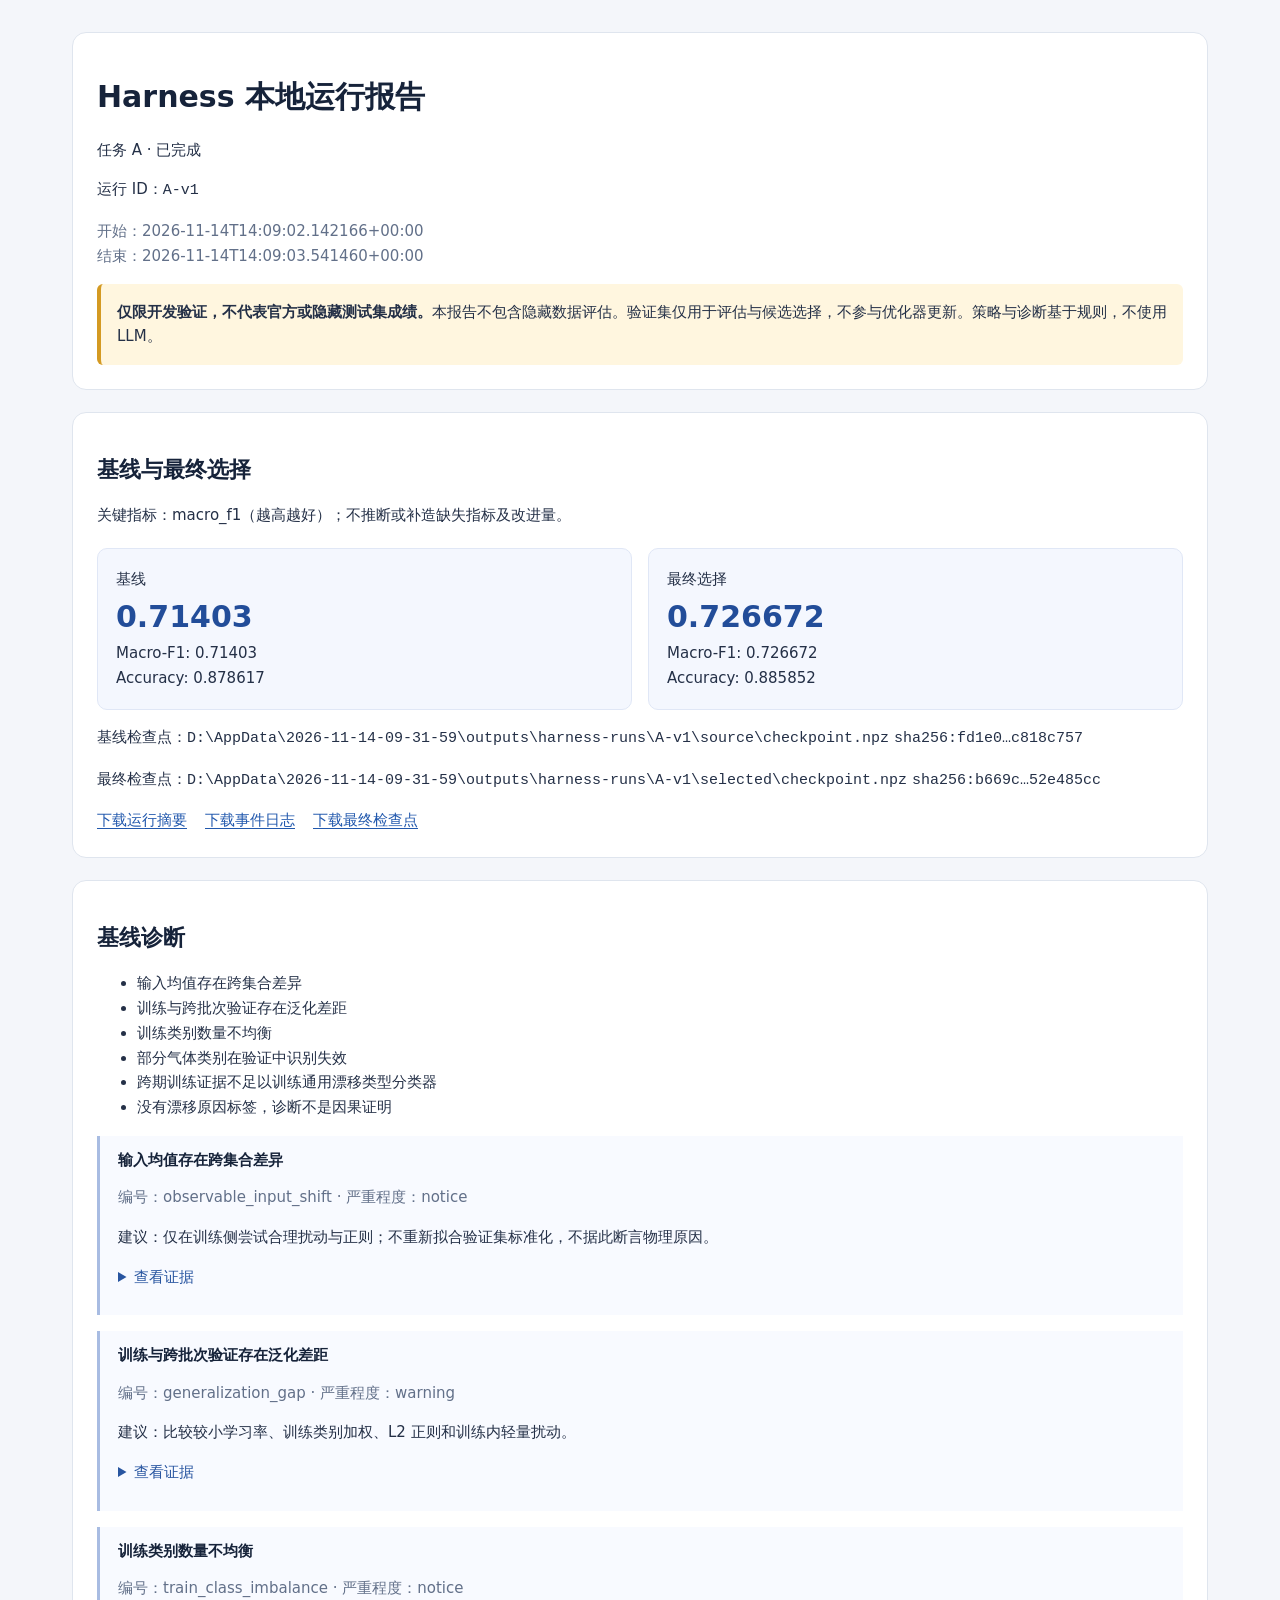
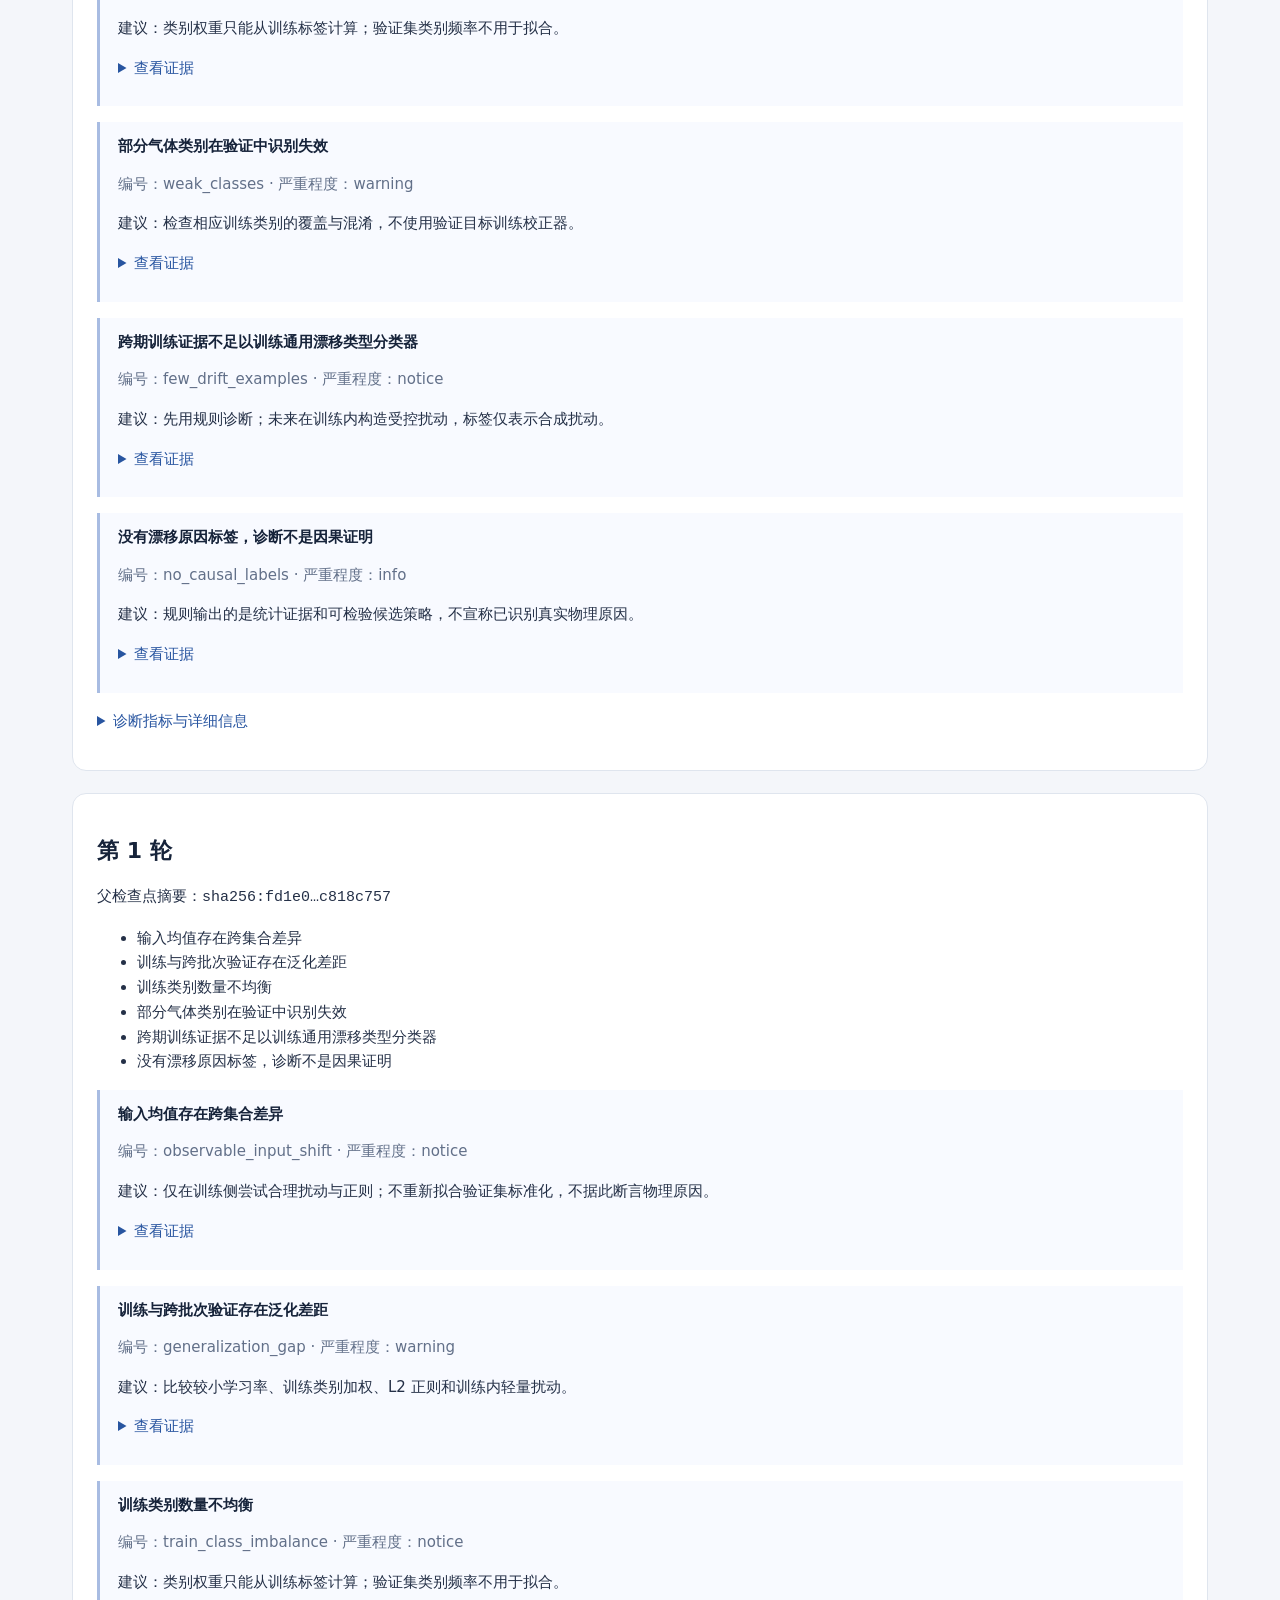
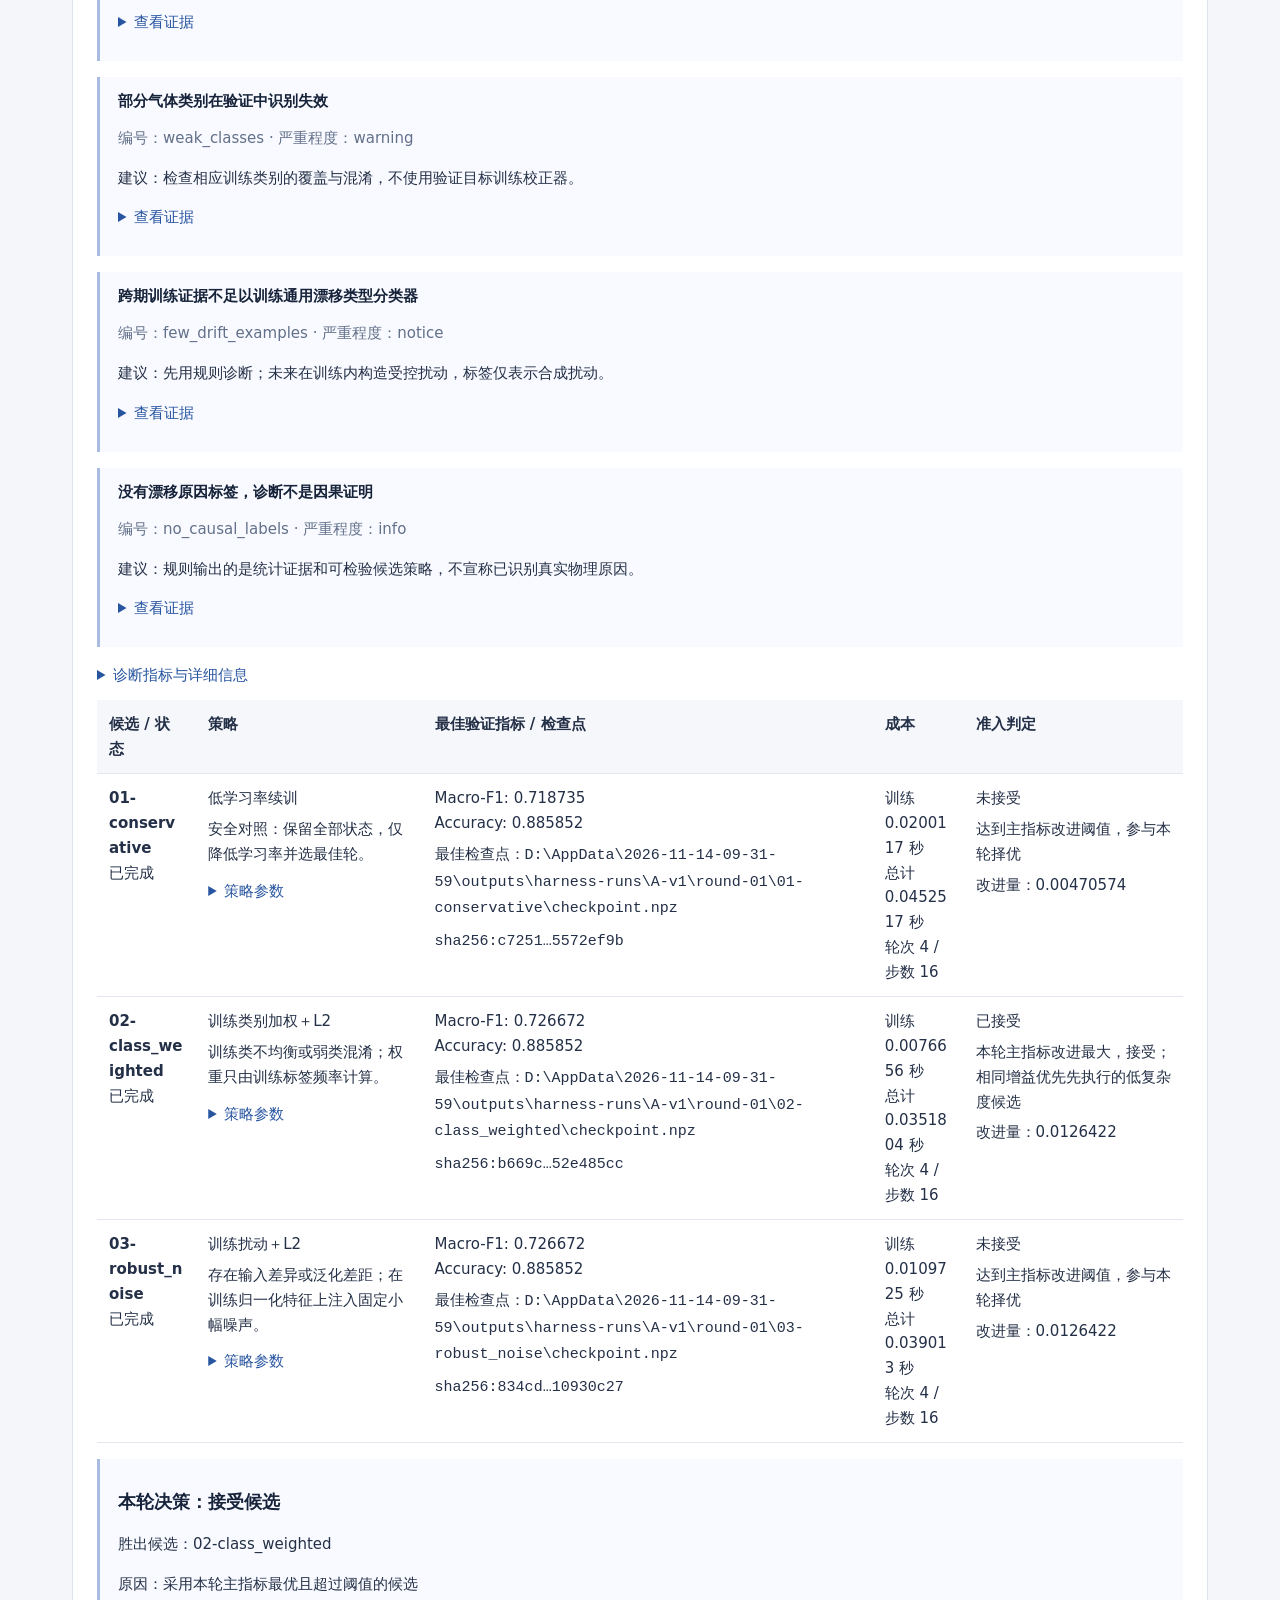
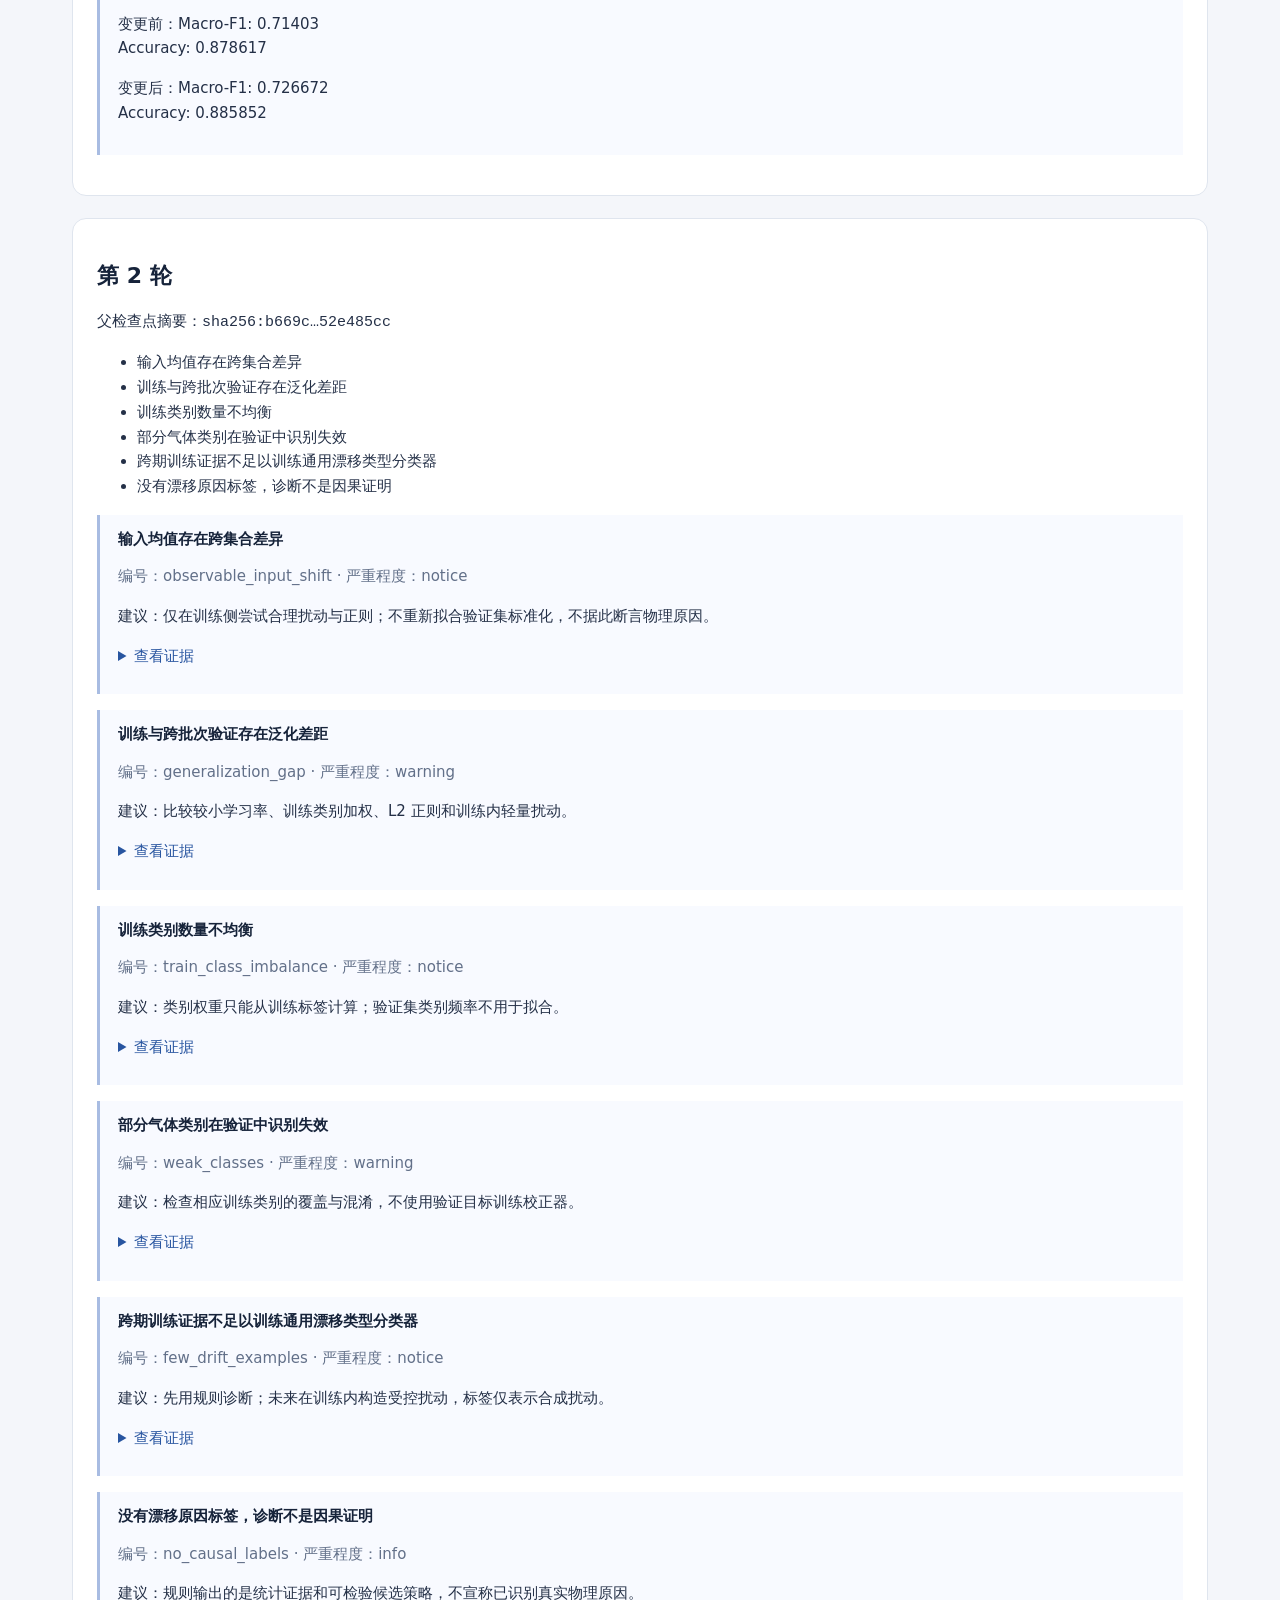
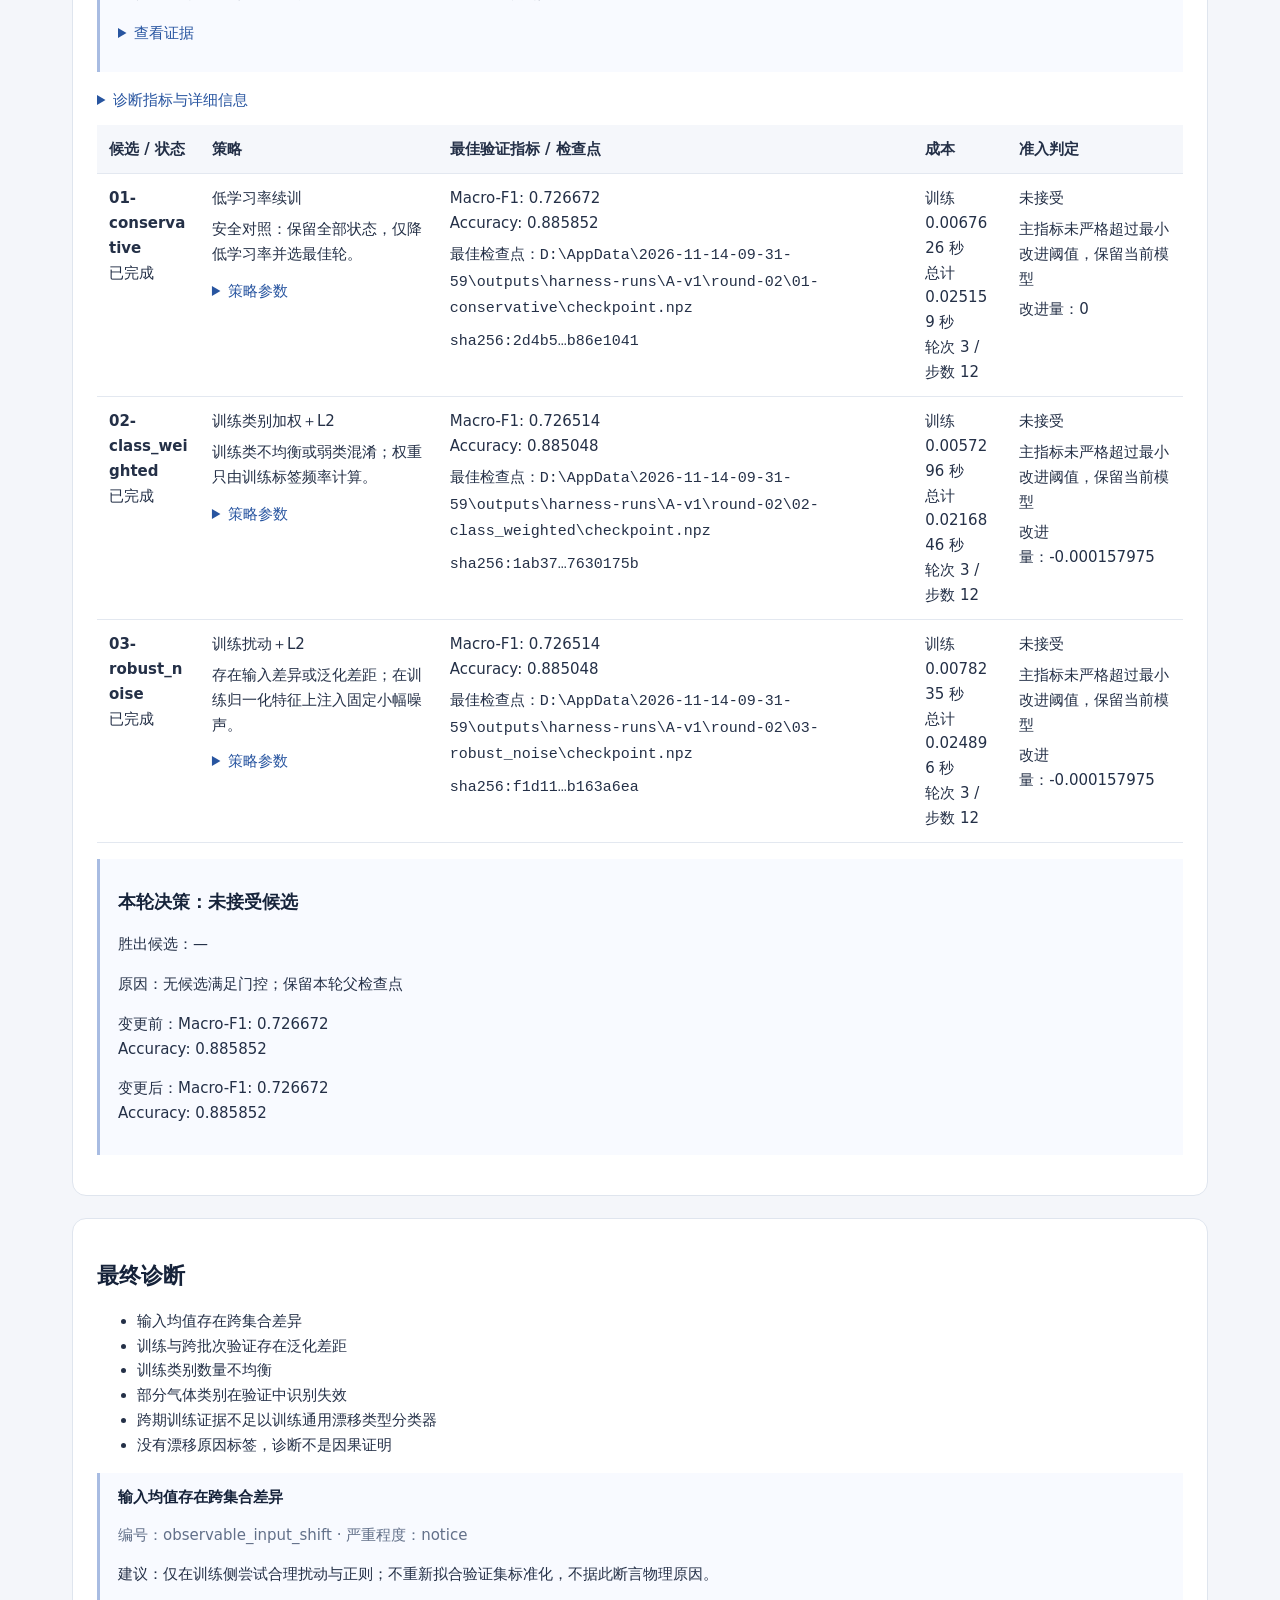
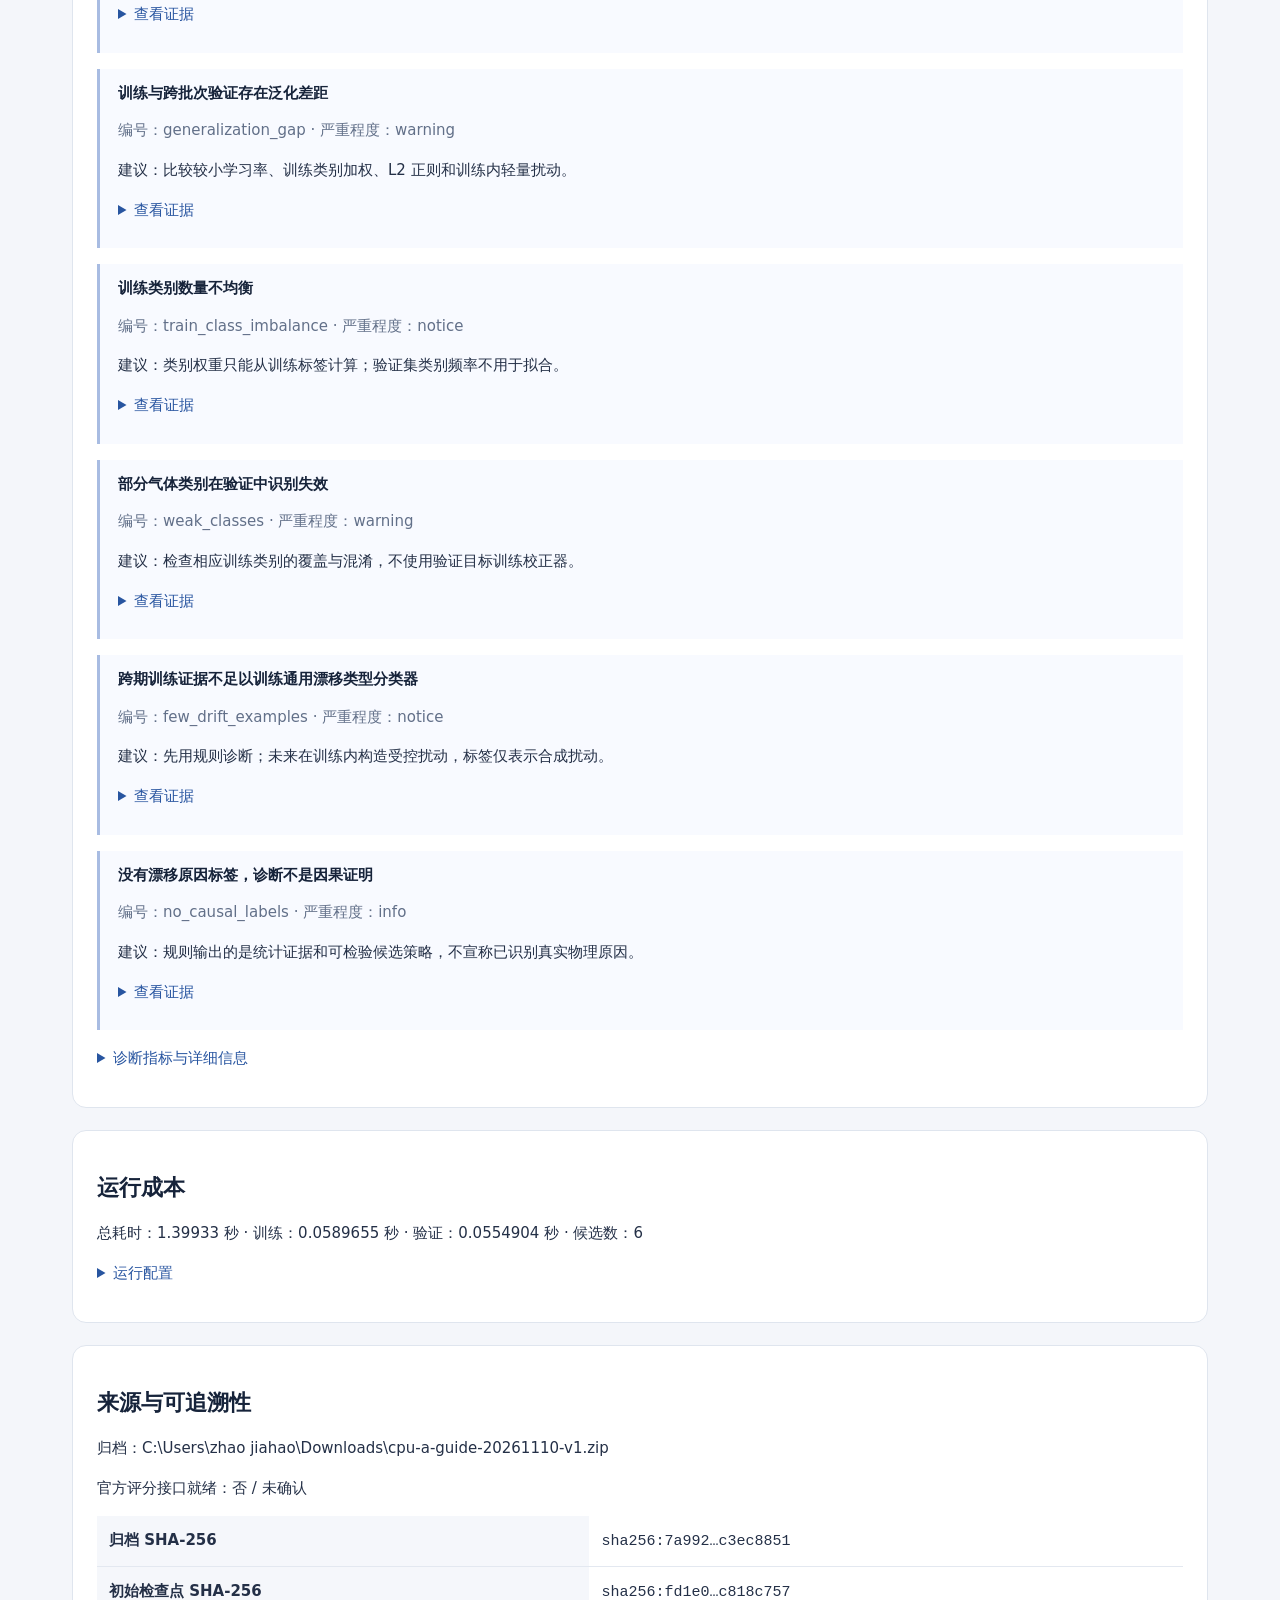
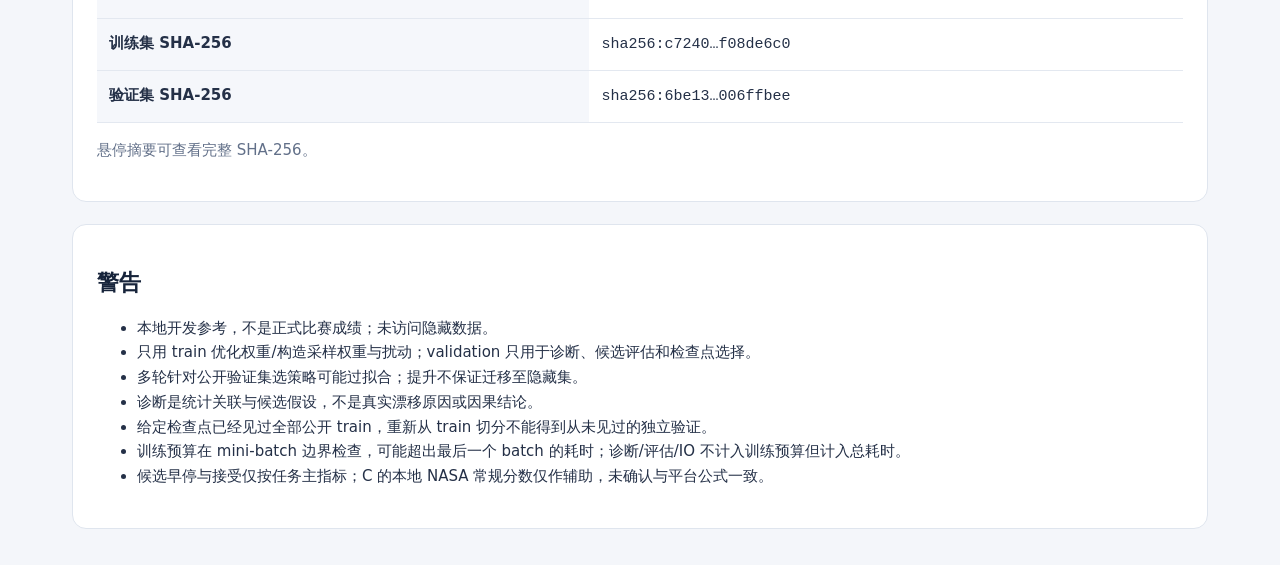
<file: demo/harness-runs/A-v1/report.html>
<!doctype html>
<html lang="zh-CN"><head><meta charset="utf-8">
<meta name="viewport" content="width=device-width, initial-scale=1">
<meta http-equiv="Content-Security-Policy" content="default-src 'none'; style-src 'unsafe-inline'; base-uri 'none'; form-action 'none'">
<title>Harness 本地运行报告</title>
<style>
*{box-sizing:border-box}body{margin:0;background:#f4f6fa;color:#243047;font:15px/1.65 system-ui,-apple-system,"Microsoft YaHei",sans-serif}main{max-width:1180px;margin:auto;padding:32px 22px}h1,h2,h3,h4{line-height:1.35;color:#16233a}h1{font-size:30px}h2{font-size:22px}h4{margin:0}section,header{background:white;border:1px solid #dfe5ee;border-radius:14px;padding:24px;margin-bottom:22px}.muted{color:#627089}.notice{background:#fff6df;border-left:4px solid #d49a22;padding:16px;border-radius:6px}.cards{display:grid;grid-template-columns:repeat(2,minmax(0,1fr));gap:16px;margin-top:20px}.card{background:#f4f7fe;border:1px solid #e0e7f6;padding:18px;border-radius:10px}.value{display:block;font-size:30px;font-weight:700;color:#224d99}.table-wrap{overflow-x:auto}table{border-collapse:collapse;width:100%;text-align:left}th,td{padding:12px;border-bottom:1px solid #e3e8f0;vertical-align:top}th{background:#f5f7fb}td p{margin:6px 0}code,pre{font-family:ui-monospace,Consolas,monospace;overflow-wrap:anywhere}pre{white-space:pre-wrap;background:#f5f7fb;padding:14px;border-radius:8px;font-size:13px}details{margin:12px 0}summary{cursor:pointer;color:#2855a0}a{color:#2158ad;text-underline-offset:3px}.links{display:flex;flex-wrap:wrap;gap:18px}.finding,.decision{border-left:3px solid #a8bce2;padding:14px 18px;margin:16px 0;background:#f8faff}.error{color:#a32929;overflow-wrap:anywhere}p,li,td{overflow-wrap:anywhere}@media(max-width:640px){main{padding:16px 10px}section,header{padding:18px 14px}.cards{grid-template-columns:1fr}h1{font-size:25px}th,td{min-width:140px;padding:10px}}
</style></head><body><main><header><h1>Harness 本地运行报告</h1><p>任务 A · 已完成</p><p>运行 ID：<code>A-v1</code></p><p class="muted">开始：2026-11-14T14:09:02.142166+00:00<br>结束：2026-11-14T14:09:03.541460+00:00</p><div class="notice"><strong>仅限开发验证，不代表官方或隐藏测试集成绩。</strong>本报告不包含隐藏数据评估。验证集仅用于评估与候选选择，不参与优化器更新。策略与诊断基于规则，不使用 LLM。</div></header><section><h2>基线与最终选择</h2><p>关键指标：macro_f1（越高越好）；不推断或补造缺失指标及改进量。</p><div class="cards"><div class="card">基线<span class="value">0.71403</span>Macro-F1: 0.71403<br>Accuracy: 0.878617</div><div class="card">最终选择<span class="value">0.726672</span>Macro-F1: 0.726672<br>Accuracy: 0.885852</div></div><p>基线检查点：<code>D:\AppData\2026-11-14-09-31-59\outputs\harness-runs\A-v1\source\checkpoint.npz</code> <code title="sha256:fd1e08b2aad08b2e9754f9b2dfdc029481c0da7ecdedca0abb0ec6fcc818c757">sha256:fd1e0…c818c757</code></p><p>最终检查点：<code>D:\AppData\2026-11-14-09-31-59\outputs\harness-runs\A-v1\selected\checkpoint.npz</code> <code title="sha256:b669c5049d349fab06cd2c0455746ead7b7f78baa1f1417578109b3e52e485cc">sha256:b669c…52e485cc</code></p><nav class="links"><a href="summary.json" download>下载运行摘要</a><a href="events.jsonl" download>下载事件日志</a><a href="selected/checkpoint.npz" download>下载最终检查点</a></nav></section><section><h2>基线诊断</h2><ul><li>输入均值存在跨集合差异</li><li>训练与跨批次验证存在泛化差距</li><li>训练类别数量不均衡</li><li>部分气体类别在验证中识别失效</li><li>跨期训练证据不足以训练通用漂移类型分类器</li><li>没有漂移原因标签，诊断不是因果证明</li></ul><article class="finding"><h4>输入均值存在跨集合差异</h4><p class="muted">编号：observable_input_shift · 严重程度：notice</p><p>建议：仅在训练侧尝试合理扰动与正则；不重新拟合验证集标准化，不据此断言物理原因。</p><details><summary>查看证据</summary><pre>{
  &quot;top_features&quot;: [
    {
      &quot;feature&quot;: &quot;[[\&quot;key\&quot;,\&quot;features\&quot;],[\&quot;index\&quot;,41]]&quot;,
      &quot;standardized_mean_difference&quot;: 11.458230311024698
    },
    {
      &quot;feature&quot;: &quot;[[\&quot;key\&quot;,\&quot;features\&quot;],[\&quot;index\&quot;,28]]&quot;,
      &quot;standardized_mean_difference&quot;: 3.4582396541260545
    },
    {
      &quot;feature&quot;: &quot;[[\&quot;key\&quot;,\&quot;features\&quot;],[\&quot;index\&quot;,31]]&quot;,
      &quot;standardized_mean_difference&quot;: 2.458597432822978
    }
  ]
}</pre></details></article><article class="finding"><h4>训练与跨批次验证存在泛化差距</h4><p class="muted">编号：generalization_gap · 严重程度：warning</p><p>建议：比较较小学习率、训练类别加权、L2 正则和训练内轻量扰动。</p><details><summary>查看证据</summary><pre>{
  &quot;macro_f1_gap&quot;: 0.2417241174163166
}</pre></details></article><article class="finding"><h4>训练类别数量不均衡</h4><p class="muted">编号：train_class_imbalance · 严重程度：notice</p><p>建议：类别权重只能从训练标签计算；验证集类别频率不用于拟合。</p><details><summary>查看证据</summary><pre>{
  &quot;train_counts&quot;: {
    &quot;Ethanol&quot;: 90,
    &quot;Ethylene&quot;: 98,
    &quot;Ammonia&quot;: 83,
    &quot;Acetaldehyde&quot;: 30,
    &quot;Acetone&quot;: 70,
    &quot;Toluene&quot;: 74
  }
}</pre></details></article><article class="finding"><h4>部分气体类别在验证中识别失效</h4><p class="muted">编号：weak_classes · 严重程度：warning</p><p>建议：检查相应训练类别的覆盖与混淆，不使用验证目标训练校正器。</p><details><summary>查看证据</summary><pre>{
  &quot;classes&quot;: [
    {
      &quot;class&quot;: &quot;Acetaldehyde&quot;,
      &quot;f1&quot;: 0.0,
      &quot;count&quot;: 109,
      &quot;most_confused_with&quot;: &quot;Ethanol&quot;,
      &quot;confused_count&quot;: 108
    }
  ]
}</pre></details></article><article class="finding"><h4>跨期训练证据不足以训练通用漂移类型分类器</h4><p class="muted">编号：few_drift_examples · 严重程度：notice</p><p>建议：先用规则诊断；未来在训练内构造受控扰动，标签仅表示合成扰动。</p><details><summary>查看证据</summary><pre>{
  &quot;training_batches&quot;: 1,
  &quot;validation_batches&quot;: 1
}</pre></details></article><article class="finding"><h4>没有漂移原因标签，诊断不是因果证明</h4><p class="muted">编号：no_causal_labels · 严重程度：info</p><p>建议：规则输出的是统计证据和可检验候选策略，不宣称已识别真实物理原因。</p><details><summary>查看证据</summary><pre>{}</pre></details></article><details><summary>诊断指标与详细信息</summary><pre>{
  &quot;train_metrics&quot;: {
    &quot;macro_f1&quot;: 0.9557538394951876,
    &quot;accuracy&quot;: 0.9730337078651685,
    &quot;macro_f1_fixed_classes&quot;: 0.9557538394951876,
    &quot;per_class_f1&quot;: {
      &quot;Ethanol&quot;: 0.9834254143646409,
      &quot;Ethylene&quot;: 0.9849246231155779,
      &quot;Ammonia&quot;: 0.9878048780487805,
      &quot;Acetaldehyde&quot;: 0.8235294117647058,
      &quot;Acetone&quot;: 1.0,
      &quot;Toluene&quot;: 0.9548387096774194
    },
    &quot;confusion_matrix&quot;: [
      [
        89,
        1,
        0,
        0,
        0,
        0
      ],
      [
        0,
        98,
        0,
        0,
        0,
        0
      ],
      [
        0,
        2,
        81,
        0,
        0,
        0
      ],
      [
        2,
        0,
        0,
        21,
        0,
        7
      ],
      [
        0,
        0,
        0,
        0,
        70,
        0
      ],
      [
        0,
        0,
        0,
        0,
        0,
        74
      ]
    ],
    &quot;classes&quot;: [
      &quot;Ethanol&quot;,
      &quot;Ethylene&quot;,
      &quot;Ammonia&quot;,
      &quot;Acetaldehyde&quot;,
      &quot;Acetone&quot;,
      &quot;Toluene&quot;
    ],
    &quot;target_counts&quot;: {
      &quot;Ethanol&quot;: 90,
      &quot;Ethylene&quot;: 98,
      &quot;Ammonia&quot;: 83,
      &quot;Acetaldehyde&quot;: 30,
      &quot;Acetone&quot;: 70,
      &quot;Toluene&quot;: 74
    }
  },
  &quot;validation_metrics&quot;: {
    &quot;macro_f1&quot;: 0.7140297220788709,
    &quot;accuracy&quot;: 0.8786173633440515,
    &quot;macro_f1_fixed_classes&quot;: 0.7140297220788709,
    &quot;per_class_f1&quot;: {
      &quot;Ethanol&quot;: 0.683982683982684,
      &quot;Ethylene&quot;: 0.9422776911076443,
      &quot;Ammonia&quot;: 0.9950248756218906,
      &quot;Acetaldehyde&quot;: 0.0,
      &quot;Acetone&quot;: 0.9962264150943396,
      &quot;Toluene&quot;: 0.6666666666666666
    },
    &quot;confusion_matrix&quot;: [
      [
        158,
        5,
        1,
        0,
        0,
        0
      ],
      [
        32,
        302,
        0,
        0,
        0,
        0
      ],
      [
        0,
        0,
        100,
        0,
        0,
        0
      ],
      [
        108,
        0,
        0,
        0,
        0,
        1
      ],
      [
        0,
        0,
        0,
        0,
        528,
        4
      ],
      [
        0,
        0,
        0,
        0,
        0,
        5
      ]
    ],
    &quot;classes&quot;: [
      &quot;Ethanol&quot;,
      &quot;Ethylene&quot;,
      &quot;Ammonia&quot;,
      &quot;Acetaldehyde&quot;,
      &quot;Acetone&quot;,
      &quot;Toluene&quot;
    ],
    &quot;target_counts&quot;: {
      &quot;Ethanol&quot;: 164,
      &quot;Ethylene&quot;: 334,
      &quot;Ammonia&quot;: 100,
      &quot;Acetaldehyde&quot;: 109,
      &quot;Acetone&quot;: 532,
      &quot;Toluene&quot;: 5
    }
  },
  &quot;details&quot;: {
    &quot;train_rows&quot;: 445,
    &quot;validation_rows&quot;: 1244,
    &quot;train_group_count&quot;: 1,
    &quot;validation_group_count&quot;: 1,
    &quot;feature_shift&quot;: {
      &quot;top&quot;: [
        {
          &quot;feature&quot;: &quot;[[\&quot;key\&quot;,\&quot;features\&quot;],[\&quot;index\&quot;,41]]&quot;,
          &quot;standardized_mean_difference&quot;: 11.458230311024698
        },
        {
          &quot;feature&quot;: &quot;[[\&quot;key\&quot;,\&quot;features\&quot;],[\&quot;index\&quot;,28]]&quot;,
          &quot;standardized_mean_difference&quot;: 3.4582396541260545
        },
        {
          &quot;feature&quot;: &quot;[[\&quot;key\&quot;,\&quot;features\&quot;],[\&quot;index\&quot;,31]]&quot;,
          &quot;standardized_mean_difference&quot;: 2.458597432822978
        },
        {
          &quot;feature&quot;: &quot;[[\&quot;key\&quot;,\&quot;features\&quot;],[\&quot;index\&quot;,57]]&quot;,
          &quot;standardized_mean_difference&quot;: 2.254645695359617
        },
        {
          &quot;feature&quot;: &quot;[[\&quot;key\&quot;,\&quot;features\&quot;],[\&quot;index\&quot;,36]]&quot;,
          &quot;standardized_mean_difference&quot;: 1.7753563691750045
        },
        {
          &quot;feature&quot;: &quot;[[\&quot;key\&quot;,\&quot;features\&quot;],[\&quot;index\&quot;,35]]&quot;,
          &quot;standardized_mean_difference&quot;: 1.6485739790228622
        },
        {
          &quot;feature&quot;: &quot;[[\&quot;key\&quot;,\&quot;features\&quot;],[\&quot;index\&quot;,100]]&quot;,
          &quot;standardized_mean_difference&quot;: 1.5684267933834564
        },
        {
          &quot;feature&quot;: &quot;[[\&quot;key\&quot;,\&quot;features\&quot;],[\&quot;index\&quot;,20]]&quot;,
          &quot;standardized_mean_difference&quot;: 1.3586818441261406
        }
      ],
      &quot;median&quot;: 0.5442709682580986,
      &quot;interpretation&quot;: &quot;descriptive_input_change_not_causal_or_conditional_drift_proof&quot;
    }
  }
}</pre></details></section><section><h2>第 1 轮</h2><p>父检查点摘要：<code title="sha256:fd1e08b2aad08b2e9754f9b2dfdc029481c0da7ecdedca0abb0ec6fcc818c757">sha256:fd1e0…c818c757</code></p><ul><li>输入均值存在跨集合差异</li><li>训练与跨批次验证存在泛化差距</li><li>训练类别数量不均衡</li><li>部分气体类别在验证中识别失效</li><li>跨期训练证据不足以训练通用漂移类型分类器</li><li>没有漂移原因标签，诊断不是因果证明</li></ul><article class="finding"><h4>输入均值存在跨集合差异</h4><p class="muted">编号：observable_input_shift · 严重程度：notice</p><p>建议：仅在训练侧尝试合理扰动与正则；不重新拟合验证集标准化，不据此断言物理原因。</p><details><summary>查看证据</summary><pre>{
  &quot;top_features&quot;: [
    {
      &quot;feature&quot;: &quot;[[\&quot;key\&quot;,\&quot;features\&quot;],[\&quot;index\&quot;,41]]&quot;,
      &quot;standardized_mean_difference&quot;: 11.458230311024698
    },
    {
      &quot;feature&quot;: &quot;[[\&quot;key\&quot;,\&quot;features\&quot;],[\&quot;index\&quot;,28]]&quot;,
      &quot;standardized_mean_difference&quot;: 3.4582396541260545
    },
    {
      &quot;feature&quot;: &quot;[[\&quot;key\&quot;,\&quot;features\&quot;],[\&quot;index\&quot;,31]]&quot;,
      &quot;standardized_mean_difference&quot;: 2.458597432822978
    }
  ]
}</pre></details></article><article class="finding"><h4>训练与跨批次验证存在泛化差距</h4><p class="muted">编号：generalization_gap · 严重程度：warning</p><p>建议：比较较小学习率、训练类别加权、L2 正则和训练内轻量扰动。</p><details><summary>查看证据</summary><pre>{
  &quot;macro_f1_gap&quot;: 0.2417241174163166
}</pre></details></article><article class="finding"><h4>训练类别数量不均衡</h4><p class="muted">编号：train_class_imbalance · 严重程度：notice</p><p>建议：类别权重只能从训练标签计算；验证集类别频率不用于拟合。</p><details><summary>查看证据</summary><pre>{
  &quot;train_counts&quot;: {
    &quot;Ethanol&quot;: 90,
    &quot;Ethylene&quot;: 98,
    &quot;Ammonia&quot;: 83,
    &quot;Acetaldehyde&quot;: 30,
    &quot;Acetone&quot;: 70,
    &quot;Toluene&quot;: 74
  }
}</pre></details></article><article class="finding"><h4>部分气体类别在验证中识别失效</h4><p class="muted">编号：weak_classes · 严重程度：warning</p><p>建议：检查相应训练类别的覆盖与混淆，不使用验证目标训练校正器。</p><details><summary>查看证据</summary><pre>{
  &quot;classes&quot;: [
    {
      &quot;class&quot;: &quot;Acetaldehyde&quot;,
      &quot;f1&quot;: 0.0,
      &quot;count&quot;: 109,
      &quot;most_confused_with&quot;: &quot;Ethanol&quot;,
      &quot;confused_count&quot;: 108
    }
  ]
}</pre></details></article><article class="finding"><h4>跨期训练证据不足以训练通用漂移类型分类器</h4><p class="muted">编号：few_drift_examples · 严重程度：notice</p><p>建议：先用规则诊断；未来在训练内构造受控扰动，标签仅表示合成扰动。</p><details><summary>查看证据</summary><pre>{
  &quot;training_batches&quot;: 1,
  &quot;validation_batches&quot;: 1
}</pre></details></article><article class="finding"><h4>没有漂移原因标签，诊断不是因果证明</h4><p class="muted">编号：no_causal_labels · 严重程度：info</p><p>建议：规则输出的是统计证据和可检验候选策略，不宣称已识别真实物理原因。</p><details><summary>查看证据</summary><pre>{}</pre></details></article><details><summary>诊断指标与详细信息</summary><pre>{
  &quot;train_metrics&quot;: {
    &quot;macro_f1&quot;: 0.9557538394951876,
    &quot;accuracy&quot;: 0.9730337078651685,
    &quot;macro_f1_fixed_classes&quot;: 0.9557538394951876,
    &quot;per_class_f1&quot;: {
      &quot;Ethanol&quot;: 0.9834254143646409,
      &quot;Ethylene&quot;: 0.9849246231155779,
      &quot;Ammonia&quot;: 0.9878048780487805,
      &quot;Acetaldehyde&quot;: 0.8235294117647058,
      &quot;Acetone&quot;: 1.0,
      &quot;Toluene&quot;: 0.9548387096774194
    },
    &quot;confusion_matrix&quot;: [
      [
        89,
        1,
        0,
        0,
        0,
        0
      ],
      [
        0,
        98,
        0,
        0,
        0,
        0
      ],
      [
        0,
        2,
        81,
        0,
        0,
        0
      ],
      [
        2,
        0,
        0,
        21,
        0,
        7
      ],
      [
        0,
        0,
        0,
        0,
        70,
        0
      ],
      [
        0,
        0,
        0,
        0,
        0,
        74
      ]
    ],
    &quot;classes&quot;: [
      &quot;Ethanol&quot;,
      &quot;Ethylene&quot;,
      &quot;Ammonia&quot;,
      &quot;Acetaldehyde&quot;,
      &quot;Acetone&quot;,
      &quot;Toluene&quot;
    ],
    &quot;target_counts&quot;: {
      &quot;Ethanol&quot;: 90,
      &quot;Ethylene&quot;: 98,
      &quot;Ammonia&quot;: 83,
      &quot;Acetaldehyde&quot;: 30,
      &quot;Acetone&quot;: 70,
      &quot;Toluene&quot;: 74
    }
  },
  &quot;validation_metrics&quot;: {
    &quot;macro_f1&quot;: 0.7140297220788709,
    &quot;accuracy&quot;: 0.8786173633440515,
    &quot;macro_f1_fixed_classes&quot;: 0.7140297220788709,
    &quot;per_class_f1&quot;: {
      &quot;Ethanol&quot;: 0.683982683982684,
      &quot;Ethylene&quot;: 0.9422776911076443,
      &quot;Ammonia&quot;: 0.9950248756218906,
      &quot;Acetaldehyde&quot;: 0.0,
      &quot;Acetone&quot;: 0.9962264150943396,
      &quot;Toluene&quot;: 0.6666666666666666
    },
    &quot;confusion_matrix&quot;: [
      [
        158,
        5,
        1,
        0,
        0,
        0
      ],
      [
        32,
        302,
        0,
        0,
        0,
        0
      ],
      [
        0,
        0,
        100,
        0,
        0,
        0
      ],
      [
        108,
        0,
        0,
        0,
        0,
        1
      ],
      [
        0,
        0,
        0,
        0,
        528,
        4
      ],
      [
        0,
        0,
        0,
        0,
        0,
        5
      ]
    ],
    &quot;classes&quot;: [
      &quot;Ethanol&quot;,
      &quot;Ethylene&quot;,
      &quot;Ammonia&quot;,
      &quot;Acetaldehyde&quot;,
      &quot;Acetone&quot;,
      &quot;Toluene&quot;
    ],
    &quot;target_counts&quot;: {
      &quot;Ethanol&quot;: 164,
      &quot;Ethylene&quot;: 334,
      &quot;Ammonia&quot;: 100,
      &quot;Acetaldehyde&quot;: 109,
      &quot;Acetone&quot;: 532,
      &quot;Toluene&quot;: 5
    }
  },
  &quot;details&quot;: {
    &quot;train_rows&quot;: 445,
    &quot;validation_rows&quot;: 1244,
    &quot;train_group_count&quot;: 1,
    &quot;validation_group_count&quot;: 1,
    &quot;feature_shift&quot;: {
      &quot;top&quot;: [
        {
          &quot;feature&quot;: &quot;[[\&quot;key\&quot;,\&quot;features\&quot;],[\&quot;index\&quot;,41]]&quot;,
          &quot;standardized_mean_difference&quot;: 11.458230311024698
        },
        {
          &quot;feature&quot;: &quot;[[\&quot;key\&quot;,\&quot;features\&quot;],[\&quot;index\&quot;,28]]&quot;,
          &quot;standardized_mean_difference&quot;: 3.4582396541260545
        },
        {
          &quot;feature&quot;: &quot;[[\&quot;key\&quot;,\&quot;features\&quot;],[\&quot;index\&quot;,31]]&quot;,
          &quot;standardized_mean_difference&quot;: 2.458597432822978
        },
        {
          &quot;feature&quot;: &quot;[[\&quot;key\&quot;,\&quot;features\&quot;],[\&quot;index\&quot;,57]]&quot;,
          &quot;standardized_mean_difference&quot;: 2.254645695359617
        },
        {
          &quot;feature&quot;: &quot;[[\&quot;key\&quot;,\&quot;features\&quot;],[\&quot;index\&quot;,36]]&quot;,
          &quot;standardized_mean_difference&quot;: 1.7753563691750045
        },
        {
          &quot;feature&quot;: &quot;[[\&quot;key\&quot;,\&quot;features\&quot;],[\&quot;index\&quot;,35]]&quot;,
          &quot;standardized_mean_difference&quot;: 1.6485739790228622
        },
        {
          &quot;feature&quot;: &quot;[[\&quot;key\&quot;,\&quot;features\&quot;],[\&quot;index\&quot;,100]]&quot;,
          &quot;standardized_mean_difference&quot;: 1.5684267933834564
        },
        {
          &quot;feature&quot;: &quot;[[\&quot;key\&quot;,\&quot;features\&quot;],[\&quot;index\&quot;,20]]&quot;,
          &quot;standardized_mean_difference&quot;: 1.3586818441261406
        }
      ],
      &quot;median&quot;: 0.5442709682580986,
      &quot;interpretation&quot;: &quot;descriptive_input_change_not_causal_or_conditional_drift_proof&quot;
    }
  }
}</pre></details><div class="table-wrap"><table><thead><tr><th>候选 / 状态</th><th>策略</th><th>最佳验证指标 / 检查点</th><th>成本</th><th>准入判定</th></tr></thead><tbody><tr><td><strong>01-conservative</strong><br>已完成</td><td>低学习率续训<p>安全对照：保留全部状态，仅降低学习率并选最佳轮。</p><details><summary>策略参数</summary><pre>{
  &quot;id&quot;: &quot;conservative&quot;,
  &quot;label&quot;: &quot;低学习率续训&quot;,
  &quot;reason&quot;: &quot;安全对照：保留全部状态，仅降低学习率并选最佳轮。&quot;,
  &quot;learning_rate&quot;: 0.0009,
  &quot;batch_size&quot;: 128,
  &quot;epochs&quot;: 5,
  &quot;l2&quot;: 0.0,
  &quot;noise_std&quot;: 0.0,
  &quot;balanced_classes&quot;: false,
  &quot;balanced_groups&quot;: false
}</pre></details></td><td>Macro-F1: 0.718735<br>Accuracy: 0.885852<p>最佳检查点：<code>D:\AppData\2026-11-14-09-31-59\outputs\harness-runs\A-v1\round-01\01-conservative\checkpoint.npz</code></p><code title="sha256:c7251e27a87353814fd8ddba6c409ee81a9103d339fd706a9b929de45572ef9b">sha256:c7251…5572ef9b</code></td><td>训练 0.0200117 秒<br>总计 0.0452517 秒<br>轮次 4 / 步数 16</td><td>未接受<p>达到主指标改进阈值，参与本轮择优</p>改进量：0.00470574</td></tr><tr><td><strong>02-class_weighted</strong><br>已完成</td><td>训练类别加权＋L2<p>训练类不均衡或弱类混淆；权重只由训练标签频率计算。</p><details><summary>策略参数</summary><pre>{
  &quot;id&quot;: &quot;class_weighted&quot;,
  &quot;label&quot;: &quot;训练类别加权＋L2&quot;,
  &quot;reason&quot;: &quot;训练类不均衡或弱类混淆；权重只由训练标签频率计算。&quot;,
  &quot;learning_rate&quot;: 0.0009,
  &quot;batch_size&quot;: 128,
  &quot;epochs&quot;: 5,
  &quot;l2&quot;: 0.001,
  &quot;noise_std&quot;: 0.0,
  &quot;balanced_classes&quot;: true,
  &quot;balanced_groups&quot;: false
}</pre></details></td><td>Macro-F1: 0.726672<br>Accuracy: 0.885852<p>最佳检查点：<code>D:\AppData\2026-11-14-09-31-59\outputs\harness-runs\A-v1\round-01\02-class_weighted\checkpoint.npz</code></p><code title="sha256:b669c5049d349fab06cd2c0455746ead7b7f78baa1f1417578109b3e52e485cc">sha256:b669c…52e485cc</code></td><td>训练 0.0076656 秒<br>总计 0.0351804 秒<br>轮次 4 / 步数 16</td><td>已接受<p>本轮主指标改进最大，接受；相同增益优先先执行的低复杂度候选</p>改进量：0.0126422</td></tr><tr><td><strong>03-robust_noise</strong><br>已完成</td><td>训练扰动＋L2<p>存在输入差异或泛化差距；在训练归一化特征上注入固定小幅噪声。</p><details><summary>策略参数</summary><pre>{
  &quot;id&quot;: &quot;robust_noise&quot;,
  &quot;label&quot;: &quot;训练扰动＋L2&quot;,
  &quot;reason&quot;: &quot;存在输入差异或泛化差距；在训练归一化特征上注入固定小幅噪声。&quot;,
  &quot;learning_rate&quot;: 0.0009,
  &quot;batch_size&quot;: 128,
  &quot;epochs&quot;: 5,
  &quot;l2&quot;: 0.003,
  &quot;noise_std&quot;: 0.04,
  &quot;balanced_classes&quot;: true,
  &quot;balanced_groups&quot;: false
}</pre></details></td><td>Macro-F1: 0.726672<br>Accuracy: 0.885852<p>最佳检查点：<code>D:\AppData\2026-11-14-09-31-59\outputs\harness-runs\A-v1\round-01\03-robust_noise\checkpoint.npz</code></p><code title="sha256:834cdf0f29b1282f7b27e1ac791f772ba24dcbeb372cb11b086f7f1510930c27">sha256:834cd…10930c27</code></td><td>训练 0.0109725 秒<br>总计 0.039013 秒<br>轮次 4 / 步数 16</td><td>未接受<p>达到主指标改进阈值，参与本轮择优</p>改进量：0.0126422</td></tr></tbody></table></div><div class="decision"><h3>本轮决策：接受候选</h3><p>胜出候选：02-class_weighted</p><p>原因：采用本轮主指标最优且超过阈值的候选</p><p>变更前：Macro-F1: 0.71403<br>Accuracy: 0.878617</p><p>变更后：Macro-F1: 0.726672<br>Accuracy: 0.885852</p></div></section><section><h2>第 2 轮</h2><p>父检查点摘要：<code title="sha256:b669c5049d349fab06cd2c0455746ead7b7f78baa1f1417578109b3e52e485cc">sha256:b669c…52e485cc</code></p><ul><li>输入均值存在跨集合差异</li><li>训练与跨批次验证存在泛化差距</li><li>训练类别数量不均衡</li><li>部分气体类别在验证中识别失效</li><li>跨期训练证据不足以训练通用漂移类型分类器</li><li>没有漂移原因标签，诊断不是因果证明</li></ul><article class="finding"><h4>输入均值存在跨集合差异</h4><p class="muted">编号：observable_input_shift · 严重程度：notice</p><p>建议：仅在训练侧尝试合理扰动与正则；不重新拟合验证集标准化，不据此断言物理原因。</p><details><summary>查看证据</summary><pre>{
  &quot;top_features&quot;: [
    {
      &quot;feature&quot;: &quot;[[\&quot;key\&quot;,\&quot;features\&quot;],[\&quot;index\&quot;,41]]&quot;,
      &quot;standardized_mean_difference&quot;: 11.458230311024698
    },
    {
      &quot;feature&quot;: &quot;[[\&quot;key\&quot;,\&quot;features\&quot;],[\&quot;index\&quot;,28]]&quot;,
      &quot;standardized_mean_difference&quot;: 3.4582396541260545
    },
    {
      &quot;feature&quot;: &quot;[[\&quot;key\&quot;,\&quot;features\&quot;],[\&quot;index\&quot;,31]]&quot;,
      &quot;standardized_mean_difference&quot;: 2.458597432822978
    }
  ]
}</pre></details></article><article class="finding"><h4>训练与跨批次验证存在泛化差距</h4><p class="muted">编号：generalization_gap · 严重程度：warning</p><p>建议：比较较小学习率、训练类别加权、L2 正则和训练内轻量扰动。</p><details><summary>查看证据</summary><pre>{
  &quot;macro_f1_gap&quot;: 0.26173397897520134
}</pre></details></article><article class="finding"><h4>训练类别数量不均衡</h4><p class="muted">编号：train_class_imbalance · 严重程度：notice</p><p>建议：类别权重只能从训练标签计算；验证集类别频率不用于拟合。</p><details><summary>查看证据</summary><pre>{
  &quot;train_counts&quot;: {
    &quot;Ethanol&quot;: 90,
    &quot;Ethylene&quot;: 98,
    &quot;Ammonia&quot;: 83,
    &quot;Acetaldehyde&quot;: 30,
    &quot;Acetone&quot;: 70,
    &quot;Toluene&quot;: 74
  }
}</pre></details></article><article class="finding"><h4>部分气体类别在验证中识别失效</h4><p class="muted">编号：weak_classes · 严重程度：warning</p><p>建议：检查相应训练类别的覆盖与混淆，不使用验证目标训练校正器。</p><details><summary>查看证据</summary><pre>{
  &quot;classes&quot;: [
    {
      &quot;class&quot;: &quot;Acetaldehyde&quot;,
      &quot;f1&quot;: 0.0,
      &quot;count&quot;: 109,
      &quot;most_confused_with&quot;: &quot;Ethanol&quot;,
      &quot;confused_count&quot;: 108
    }
  ]
}</pre></details></article><article class="finding"><h4>跨期训练证据不足以训练通用漂移类型分类器</h4><p class="muted">编号：few_drift_examples · 严重程度：notice</p><p>建议：先用规则诊断；未来在训练内构造受控扰动，标签仅表示合成扰动。</p><details><summary>查看证据</summary><pre>{
  &quot;training_batches&quot;: 1,
  &quot;validation_batches&quot;: 1
}</pre></details></article><article class="finding"><h4>没有漂移原因标签，诊断不是因果证明</h4><p class="muted">编号：no_causal_labels · 严重程度：info</p><p>建议：规则输出的是统计证据和可检验候选策略，不宣称已识别真实物理原因。</p><details><summary>查看证据</summary><pre>{}</pre></details></article><details><summary>诊断指标与详细信息</summary><pre>{
  &quot;train_metrics&quot;: {
    &quot;macro_f1&quot;: 0.9884059499509316,
    &quot;accuracy&quot;: 0.9910112359550561,
    &quot;macro_f1_fixed_classes&quot;: 0.9884059499509316,
    &quot;per_class_f1&quot;: {
      &quot;Ethanol&quot;: 0.994413407821229,
      &quot;Ethylene&quot;: 0.98989898989899,
      &quot;Ammonia&quot;: 0.9939393939393939,
      &quot;Acetaldehyde&quot;: 0.9655172413793104,
      &quot;Acetone&quot;: 1.0,
      &quot;Toluene&quot;: 0.9866666666666667
    },
    &quot;confusion_matrix&quot;: [
      [
        89,
        1,
        0,
        0,
        0,
        0
      ],
      [
        0,
        98,
        0,
        0,
        0,
        0
      ],
      [
        0,
        1,
        82,
        0,
        0,
        0
      ],
      [
        0,
        0,
        0,
        28,
        0,
        2
      ],
      [
        0,
        0,
        0,
        0,
        70,
        0
      ],
      [
        0,
        0,
        0,
        0,
        0,
        74
      ]
    ],
    &quot;classes&quot;: [
      &quot;Ethanol&quot;,
      &quot;Ethylene&quot;,
      &quot;Ammonia&quot;,
      &quot;Acetaldehyde&quot;,
      &quot;Acetone&quot;,
      &quot;Toluene&quot;
    ],
    &quot;target_counts&quot;: {
      &quot;Ethanol&quot;: 90,
      &quot;Ethylene&quot;: 98,
      &quot;Ammonia&quot;: 83,
      &quot;Acetaldehyde&quot;: 30,
      &quot;Acetone&quot;: 70,
      &quot;Toluene&quot;: 74
    }
  },
  &quot;validation_metrics&quot;: {
    &quot;macro_f1&quot;: 0.7266719709757302,
    &quot;accuracy&quot;: 0.8858520900321544,
    &quot;macro_f1_fixed_classes&quot;: 0.7266719709757302,
    &quot;per_class_f1&quot;: {
      &quot;Ethanol&quot;: 0.6975717439293598,
      &quot;Ethylene&quot;: 0.9569230769230769,
      &quot;Ammonia&quot;: 0.9950248756218906,
      &quot;Acetaldehyde&quot;: 0.0,
      &quot;Acetone&quot;: 0.9962264150943396,
      &quot;Toluene&quot;: 0.7142857142857143
    },
    &quot;confusion_matrix&quot;: [
      [
        158,
        5,
        1,
        0,
        0,
        0
      ],
      [
        23,
        311,
        0,
        0,
        0,
        0
      ],
      [
        0,
        0,
        100,
        0,
        0,
        0
      ],
      [
        108,
        0,
        0,
        0,
        0,
        1
      ],
      [
        0,
        0,
        0,
        1,
        528,
        3
      ],
      [
        0,
        0,
        0,
        0,
        0,
        5
      ]
    ],
    &quot;classes&quot;: [
      &quot;Ethanol&quot;,
      &quot;Ethylene&quot;,
      &quot;Ammonia&quot;,
      &quot;Acetaldehyde&quot;,
      &quot;Acetone&quot;,
      &quot;Toluene&quot;
    ],
    &quot;target_counts&quot;: {
      &quot;Ethanol&quot;: 164,
      &quot;Ethylene&quot;: 334,
      &quot;Ammonia&quot;: 100,
      &quot;Acetaldehyde&quot;: 109,
      &quot;Acetone&quot;: 532,
      &quot;Toluene&quot;: 5
    }
  },
  &quot;details&quot;: {
    &quot;train_rows&quot;: 445,
    &quot;validation_rows&quot;: 1244,
    &quot;train_group_count&quot;: 1,
    &quot;validation_group_count&quot;: 1,
    &quot;feature_shift&quot;: {
      &quot;top&quot;: [
        {
          &quot;feature&quot;: &quot;[[\&quot;key\&quot;,\&quot;features\&quot;],[\&quot;index\&quot;,41]]&quot;,
          &quot;standardized_mean_difference&quot;: 11.458230311024698
        },
        {
          &quot;feature&quot;: &quot;[[\&quot;key\&quot;,\&quot;features\&quot;],[\&quot;index\&quot;,28]]&quot;,
          &quot;standardized_mean_difference&quot;: 3.4582396541260545
        },
        {
          &quot;feature&quot;: &quot;[[\&quot;key\&quot;,\&quot;features\&quot;],[\&quot;index\&quot;,31]]&quot;,
          &quot;standardized_mean_difference&quot;: 2.458597432822978
        },
        {
          &quot;feature&quot;: &quot;[[\&quot;key\&quot;,\&quot;features\&quot;],[\&quot;index\&quot;,57]]&quot;,
          &quot;standardized_mean_difference&quot;: 2.254645695359617
        },
        {
          &quot;feature&quot;: &quot;[[\&quot;key\&quot;,\&quot;features\&quot;],[\&quot;index\&quot;,36]]&quot;,
          &quot;standardized_mean_difference&quot;: 1.7753563691750045
        },
        {
          &quot;feature&quot;: &quot;[[\&quot;key\&quot;,\&quot;features\&quot;],[\&quot;index\&quot;,35]]&quot;,
          &quot;standardized_mean_difference&quot;: 1.6485739790228622
        },
        {
          &quot;feature&quot;: &quot;[[\&quot;key\&quot;,\&quot;features\&quot;],[\&quot;index\&quot;,100]]&quot;,
          &quot;standardized_mean_difference&quot;: 1.5684267933834564
        },
        {
          &quot;feature&quot;: &quot;[[\&quot;key\&quot;,\&quot;features\&quot;],[\&quot;index\&quot;,20]]&quot;,
          &quot;standardized_mean_difference&quot;: 1.3586818441261406
        }
      ],
      &quot;median&quot;: 0.5442709682580986,
      &quot;interpretation&quot;: &quot;descriptive_input_change_not_causal_or_conditional_drift_proof&quot;
    }
  }
}</pre></details><div class="table-wrap"><table><thead><tr><th>候选 / 状态</th><th>策略</th><th>最佳验证指标 / 检查点</th><th>成本</th><th>准入判定</th></tr></thead><tbody><tr><td><strong>01-conservative</strong><br>已完成</td><td>低学习率续训<p>安全对照：保留全部状态，仅降低学习率并选最佳轮。</p><details><summary>策略参数</summary><pre>{
  &quot;id&quot;: &quot;conservative&quot;,
  &quot;label&quot;: &quot;低学习率续训&quot;,
  &quot;reason&quot;: &quot;安全对照：保留全部状态，仅降低学习率并选最佳轮。&quot;,
  &quot;learning_rate&quot;: 0.00027,
  &quot;batch_size&quot;: 128,
  &quot;epochs&quot;: 5,
  &quot;l2&quot;: 0.0,
  &quot;noise_std&quot;: 0.0,
  &quot;balanced_classes&quot;: false,
  &quot;balanced_groups&quot;: false
}</pre></details></td><td>Macro-F1: 0.726672<br>Accuracy: 0.885852<p>最佳检查点：<code>D:\AppData\2026-11-14-09-31-59\outputs\harness-runs\A-v1\round-02\01-conservative\checkpoint.npz</code></p><code title="sha256:2d4b513d2d6ac08de2e3810a193930d4612976d0092db741c8cd71b2b86e1041">sha256:2d4b5…b86e1041</code></td><td>训练 0.0067626 秒<br>总计 0.025159 秒<br>轮次 3 / 步数 12</td><td>未接受<p>主指标未严格超过最小改进阈值，保留当前模型</p>改进量：0</td></tr><tr><td><strong>02-class_weighted</strong><br>已完成</td><td>训练类别加权＋L2<p>训练类不均衡或弱类混淆；权重只由训练标签频率计算。</p><details><summary>策略参数</summary><pre>{
  &quot;id&quot;: &quot;class_weighted&quot;,
  &quot;label&quot;: &quot;训练类别加权＋L2&quot;,
  &quot;reason&quot;: &quot;训练类不均衡或弱类混淆；权重只由训练标签频率计算。&quot;,
  &quot;learning_rate&quot;: 0.00027,
  &quot;batch_size&quot;: 128,
  &quot;epochs&quot;: 5,
  &quot;l2&quot;: 0.001,
  &quot;noise_std&quot;: 0.0,
  &quot;balanced_classes&quot;: true,
  &quot;balanced_groups&quot;: false
}</pre></details></td><td>Macro-F1: 0.726514<br>Accuracy: 0.885048<p>最佳检查点：<code>D:\AppData\2026-11-14-09-31-59\outputs\harness-runs\A-v1\round-02\02-class_weighted\checkpoint.npz</code></p><code title="sha256:1ab37eeb54f699d7dd5c274263a6a80dc50467a7abae24c86f3283407630175b">sha256:1ab37…7630175b</code></td><td>训练 0.0057296 秒<br>总计 0.0216846 秒<br>轮次 3 / 步数 12</td><td>未接受<p>主指标未严格超过最小改进阈值，保留当前模型</p>改进量：-0.000157975</td></tr><tr><td><strong>03-robust_noise</strong><br>已完成</td><td>训练扰动＋L2<p>存在输入差异或泛化差距；在训练归一化特征上注入固定小幅噪声。</p><details><summary>策略参数</summary><pre>{
  &quot;id&quot;: &quot;robust_noise&quot;,
  &quot;label&quot;: &quot;训练扰动＋L2&quot;,
  &quot;reason&quot;: &quot;存在输入差异或泛化差距；在训练归一化特征上注入固定小幅噪声。&quot;,
  &quot;learning_rate&quot;: 0.00027,
  &quot;batch_size&quot;: 128,
  &quot;epochs&quot;: 5,
  &quot;l2&quot;: 0.003,
  &quot;noise_std&quot;: 0.04,
  &quot;balanced_classes&quot;: true,
  &quot;balanced_groups&quot;: false
}</pre></details></td><td>Macro-F1: 0.726514<br>Accuracy: 0.885048<p>最佳检查点：<code>D:\AppData\2026-11-14-09-31-59\outputs\harness-runs\A-v1\round-02\03-robust_noise\checkpoint.npz</code></p><code title="sha256:f1d11492c457b4258d8b2679115904a2a2da3e1dc87ff9d71ee75f3db163a6ea">sha256:f1d11…b163a6ea</code></td><td>训练 0.0078235 秒<br>总计 0.024896 秒<br>轮次 3 / 步数 12</td><td>未接受<p>主指标未严格超过最小改进阈值，保留当前模型</p>改进量：-0.000157975</td></tr></tbody></table></div><div class="decision"><h3>本轮决策：未接受候选</h3><p>胜出候选：—</p><p>原因：无候选满足门控；保留本轮父检查点</p><p>变更前：Macro-F1: 0.726672<br>Accuracy: 0.885852</p><p>变更后：Macro-F1: 0.726672<br>Accuracy: 0.885852</p></div></section><section><h2>最终诊断</h2><ul><li>输入均值存在跨集合差异</li><li>训练与跨批次验证存在泛化差距</li><li>训练类别数量不均衡</li><li>部分气体类别在验证中识别失效</li><li>跨期训练证据不足以训练通用漂移类型分类器</li><li>没有漂移原因标签，诊断不是因果证明</li></ul><article class="finding"><h4>输入均值存在跨集合差异</h4><p class="muted">编号：observable_input_shift · 严重程度：notice</p><p>建议：仅在训练侧尝试合理扰动与正则；不重新拟合验证集标准化，不据此断言物理原因。</p><details><summary>查看证据</summary><pre>{
  &quot;top_features&quot;: [
    {
      &quot;feature&quot;: &quot;[[\&quot;key\&quot;,\&quot;features\&quot;],[\&quot;index\&quot;,41]]&quot;,
      &quot;standardized_mean_difference&quot;: 11.458230311024698
    },
    {
      &quot;feature&quot;: &quot;[[\&quot;key\&quot;,\&quot;features\&quot;],[\&quot;index\&quot;,28]]&quot;,
      &quot;standardized_mean_difference&quot;: 3.4582396541260545
    },
    {
      &quot;feature&quot;: &quot;[[\&quot;key\&quot;,\&quot;features\&quot;],[\&quot;index\&quot;,31]]&quot;,
      &quot;standardized_mean_difference&quot;: 2.458597432822978
    }
  ]
}</pre></details></article><article class="finding"><h4>训练与跨批次验证存在泛化差距</h4><p class="muted">编号：generalization_gap · 严重程度：warning</p><p>建议：比较较小学习率、训练类别加权、L2 正则和训练内轻量扰动。</p><details><summary>查看证据</summary><pre>{
  &quot;macro_f1_gap&quot;: 0.26173397897520134
}</pre></details></article><article class="finding"><h4>训练类别数量不均衡</h4><p class="muted">编号：train_class_imbalance · 严重程度：notice</p><p>建议：类别权重只能从训练标签计算；验证集类别频率不用于拟合。</p><details><summary>查看证据</summary><pre>{
  &quot;train_counts&quot;: {
    &quot;Ethanol&quot;: 90,
    &quot;Ethylene&quot;: 98,
    &quot;Ammonia&quot;: 83,
    &quot;Acetaldehyde&quot;: 30,
    &quot;Acetone&quot;: 70,
    &quot;Toluene&quot;: 74
  }
}</pre></details></article><article class="finding"><h4>部分气体类别在验证中识别失效</h4><p class="muted">编号：weak_classes · 严重程度：warning</p><p>建议：检查相应训练类别的覆盖与混淆，不使用验证目标训练校正器。</p><details><summary>查看证据</summary><pre>{
  &quot;classes&quot;: [
    {
      &quot;class&quot;: &quot;Acetaldehyde&quot;,
      &quot;f1&quot;: 0.0,
      &quot;count&quot;: 109,
      &quot;most_confused_with&quot;: &quot;Ethanol&quot;,
      &quot;confused_count&quot;: 108
    }
  ]
}</pre></details></article><article class="finding"><h4>跨期训练证据不足以训练通用漂移类型分类器</h4><p class="muted">编号：few_drift_examples · 严重程度：notice</p><p>建议：先用规则诊断；未来在训练内构造受控扰动，标签仅表示合成扰动。</p><details><summary>查看证据</summary><pre>{
  &quot;training_batches&quot;: 1,
  &quot;validation_batches&quot;: 1
}</pre></details></article><article class="finding"><h4>没有漂移原因标签，诊断不是因果证明</h4><p class="muted">编号：no_causal_labels · 严重程度：info</p><p>建议：规则输出的是统计证据和可检验候选策略，不宣称已识别真实物理原因。</p><details><summary>查看证据</summary><pre>{}</pre></details></article><details><summary>诊断指标与详细信息</summary><pre>{
  &quot;train_metrics&quot;: {
    &quot;macro_f1&quot;: 0.9884059499509316,
    &quot;accuracy&quot;: 0.9910112359550561,
    &quot;macro_f1_fixed_classes&quot;: 0.9884059499509316,
    &quot;per_class_f1&quot;: {
      &quot;Ethanol&quot;: 0.994413407821229,
      &quot;Ethylene&quot;: 0.98989898989899,
      &quot;Ammonia&quot;: 0.9939393939393939,
      &quot;Acetaldehyde&quot;: 0.9655172413793104,
      &quot;Acetone&quot;: 1.0,
      &quot;Toluene&quot;: 0.9866666666666667
    },
    &quot;confusion_matrix&quot;: [
      [
        89,
        1,
        0,
        0,
        0,
        0
      ],
      [
        0,
        98,
        0,
        0,
        0,
        0
      ],
      [
        0,
        1,
        82,
        0,
        0,
        0
      ],
      [
        0,
        0,
        0,
        28,
        0,
        2
      ],
      [
        0,
        0,
        0,
        0,
        70,
        0
      ],
      [
        0,
        0,
        0,
        0,
        0,
        74
      ]
    ],
    &quot;classes&quot;: [
      &quot;Ethanol&quot;,
      &quot;Ethylene&quot;,
      &quot;Ammonia&quot;,
      &quot;Acetaldehyde&quot;,
      &quot;Acetone&quot;,
      &quot;Toluene&quot;
    ],
    &quot;target_counts&quot;: {
      &quot;Ethanol&quot;: 90,
      &quot;Ethylene&quot;: 98,
      &quot;Ammonia&quot;: 83,
      &quot;Acetaldehyde&quot;: 30,
      &quot;Acetone&quot;: 70,
      &quot;Toluene&quot;: 74
    }
  },
  &quot;validation_metrics&quot;: {
    &quot;macro_f1&quot;: 0.7266719709757302,
    &quot;accuracy&quot;: 0.8858520900321544,
    &quot;macro_f1_fixed_classes&quot;: 0.7266719709757302,
    &quot;per_class_f1&quot;: {
      &quot;Ethanol&quot;: 0.6975717439293598,
      &quot;Ethylene&quot;: 0.9569230769230769,
      &quot;Ammonia&quot;: 0.9950248756218906,
      &quot;Acetaldehyde&quot;: 0.0,
      &quot;Acetone&quot;: 0.9962264150943396,
      &quot;Toluene&quot;: 0.7142857142857143
    },
    &quot;confusion_matrix&quot;: [
      [
        158,
        5,
        1,
        0,
        0,
        0
      ],
      [
        23,
        311,
        0,
        0,
        0,
        0
      ],
      [
        0,
        0,
        100,
        0,
        0,
        0
      ],
      [
        108,
        0,
        0,
        0,
        0,
        1
      ],
      [
        0,
        0,
        0,
        1,
        528,
        3
      ],
      [
        0,
        0,
        0,
        0,
        0,
        5
      ]
    ],
    &quot;classes&quot;: [
      &quot;Ethanol&quot;,
      &quot;Ethylene&quot;,
      &quot;Ammonia&quot;,
      &quot;Acetaldehyde&quot;,
      &quot;Acetone&quot;,
      &quot;Toluene&quot;
    ],
    &quot;target_counts&quot;: {
      &quot;Ethanol&quot;: 164,
      &quot;Ethylene&quot;: 334,
      &quot;Ammonia&quot;: 100,
      &quot;Acetaldehyde&quot;: 109,
      &quot;Acetone&quot;: 532,
      &quot;Toluene&quot;: 5
    }
  },
  &quot;details&quot;: {
    &quot;train_rows&quot;: 445,
    &quot;validation_rows&quot;: 1244,
    &quot;train_group_count&quot;: 1,
    &quot;validation_group_count&quot;: 1,
    &quot;feature_shift&quot;: {
      &quot;top&quot;: [
        {
          &quot;feature&quot;: &quot;[[\&quot;key\&quot;,\&quot;features\&quot;],[\&quot;index\&quot;,41]]&quot;,
          &quot;standardized_mean_difference&quot;: 11.458230311024698
        },
        {
          &quot;feature&quot;: &quot;[[\&quot;key\&quot;,\&quot;features\&quot;],[\&quot;index\&quot;,28]]&quot;,
          &quot;standardized_mean_difference&quot;: 3.4582396541260545
        },
        {
          &quot;feature&quot;: &quot;[[\&quot;key\&quot;,\&quot;features\&quot;],[\&quot;index\&quot;,31]]&quot;,
          &quot;standardized_mean_difference&quot;: 2.458597432822978
        },
        {
          &quot;feature&quot;: &quot;[[\&quot;key\&quot;,\&quot;features\&quot;],[\&quot;index\&quot;,57]]&quot;,
          &quot;standardized_mean_difference&quot;: 2.254645695359617
        },
        {
          &quot;feature&quot;: &quot;[[\&quot;key\&quot;,\&quot;features\&quot;],[\&quot;index\&quot;,36]]&quot;,
          &quot;standardized_mean_difference&quot;: 1.7753563691750045
        },
        {
          &quot;feature&quot;: &quot;[[\&quot;key\&quot;,\&quot;features\&quot;],[\&quot;index\&quot;,35]]&quot;,
          &quot;standardized_mean_difference&quot;: 1.6485739790228622
        },
        {
          &quot;feature&quot;: &quot;[[\&quot;key\&quot;,\&quot;features\&quot;],[\&quot;index\&quot;,100]]&quot;,
          &quot;standardized_mean_difference&quot;: 1.5684267933834564
        },
        {
          &quot;feature&quot;: &quot;[[\&quot;key\&quot;,\&quot;features\&quot;],[\&quot;index\&quot;,20]]&quot;,
          &quot;standardized_mean_difference&quot;: 1.3586818441261406
        }
      ],
      &quot;median&quot;: 0.5442709682580986,
      &quot;interpretation&quot;: &quot;descriptive_input_change_not_causal_or_conditional_drift_proof&quot;
    }
  }
}</pre></details></section><section><h2>运行成本</h2><p>总耗时：1.39933 秒 · 训练：0.0589655 秒 · 验证：0.0554904 秒 · 候选数：6</p><details><summary>运行配置</summary><pre>{
  &quot;epochs&quot;: 5,
  &quot;max_candidates&quot;: 3,
  &quot;rounds&quot;: 2,
  &quot;min_improvement&quot;: 0.0,
  &quot;max_train_seconds&quot;: 60.0,
  &quot;patience&quot;: 2,
  &quot;primary_metric&quot;: &quot;macro_f1&quot;,
  &quot;validation_policy&quot;: &quot;evaluation_and_selection_only&quot;,
  &quot;rule_based&quot;: true,
  &quot;trainer_engine&quot;: &quot;RuleDrivenHarnessTrainer&quot;,
  &quot;decision_mode&quot;: &quot;rule&quot;
}</pre></details></section><section><h2>来源与可追溯性</h2><p>归档：C:\Users\zhao jiahao\Downloads\cpu-a-guide-20261110-v1.zip</p><p>官方评分接口就绪：否 / 未确认</p><div class="table-wrap"><table><tr><th>归档 SHA-256</th><td><code title="sha256:7a992b92d92c807869c3eccf25b3bf82dcdeba9174e161d6e8b61d82c3ec8851">sha256:7a992…c3ec8851</code></td></tr><tr><th>初始检查点 SHA-256</th><td><code title="sha256:fd1e08b2aad08b2e9754f9b2dfdc029481c0da7ecdedca0abb0ec6fcc818c757">sha256:fd1e0…c818c757</code></td></tr><tr><th>训练集 SHA-256</th><td><code title="sha256:c724014feb2c968d144e167f4997d2ad2125df3825abf4306c9c87c8f08de6c0">sha256:c7240…f08de6c0</code></td></tr><tr><th>验证集 SHA-256</th><td><code title="sha256:6be1370388bf67d017f7426a51e149a65baf9bc1186f5f41f6731ce5006ffbee">sha256:6be13…006ffbee</code></td></tr></table></div><p class="muted">悬停摘要可查看完整 SHA-256。</p></section><section><h2>警告</h2><ul><li>本地开发参考，不是正式比赛成绩；未访问隐藏数据。</li><li>只用 train 优化权重/构造采样权重与扰动；validation 只用于诊断、候选评估和检查点选择。</li><li>多轮针对公开验证集选策略可能过拟合；提升不保证迁移至隐藏集。</li><li>诊断是统计关联与候选假设，不是真实漂移原因或因果结论。</li><li>给定检查点已经见过全部公开 train，重新从 train 切分不能得到从未见过的独立验证。</li><li>训练预算在 mini-batch 边界检查，可能超出最后一个 batch 的耗时；诊断/评估/IO 不计入训练预算但计入总耗时。</li><li>候选早停与接受仅按任务主指标；C 的本地 NASA 常规分数仅作辅助，未确认与平台公式一致。</li></ul></section></main></body></html>
</file>
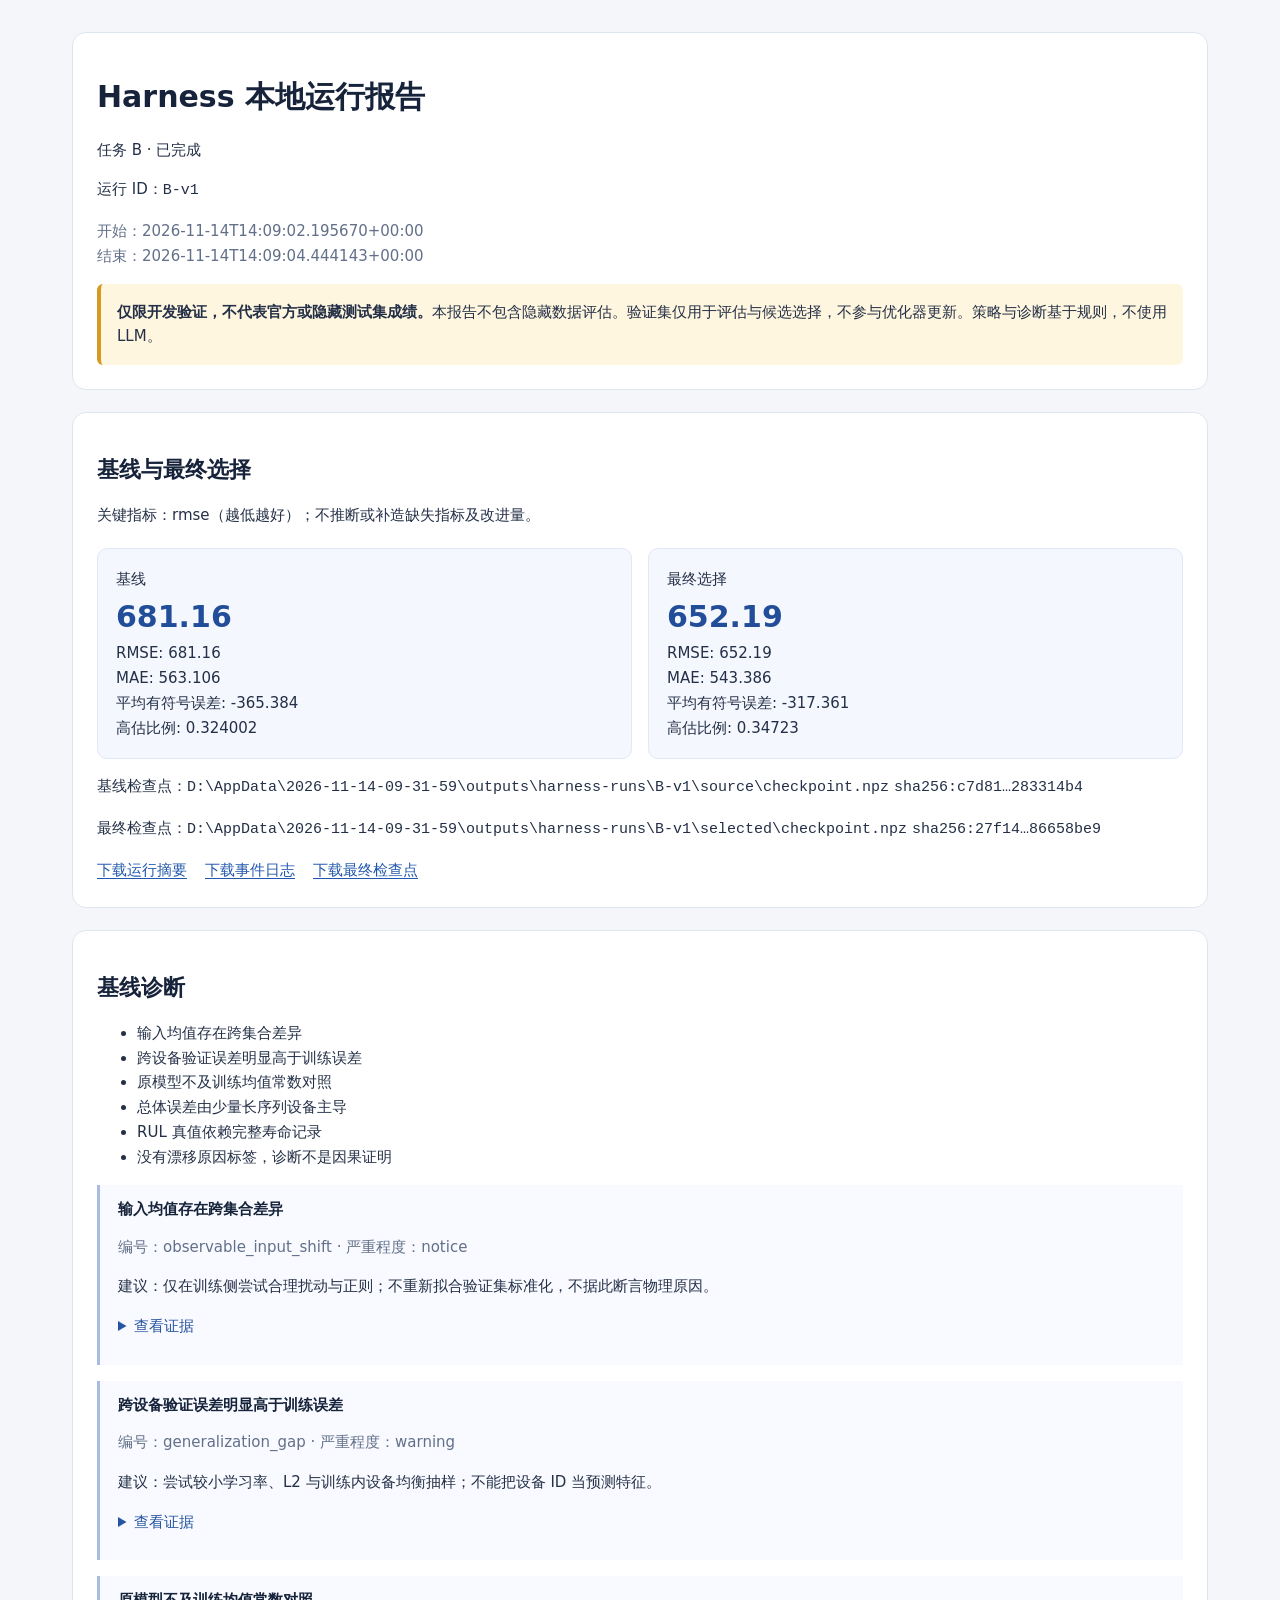
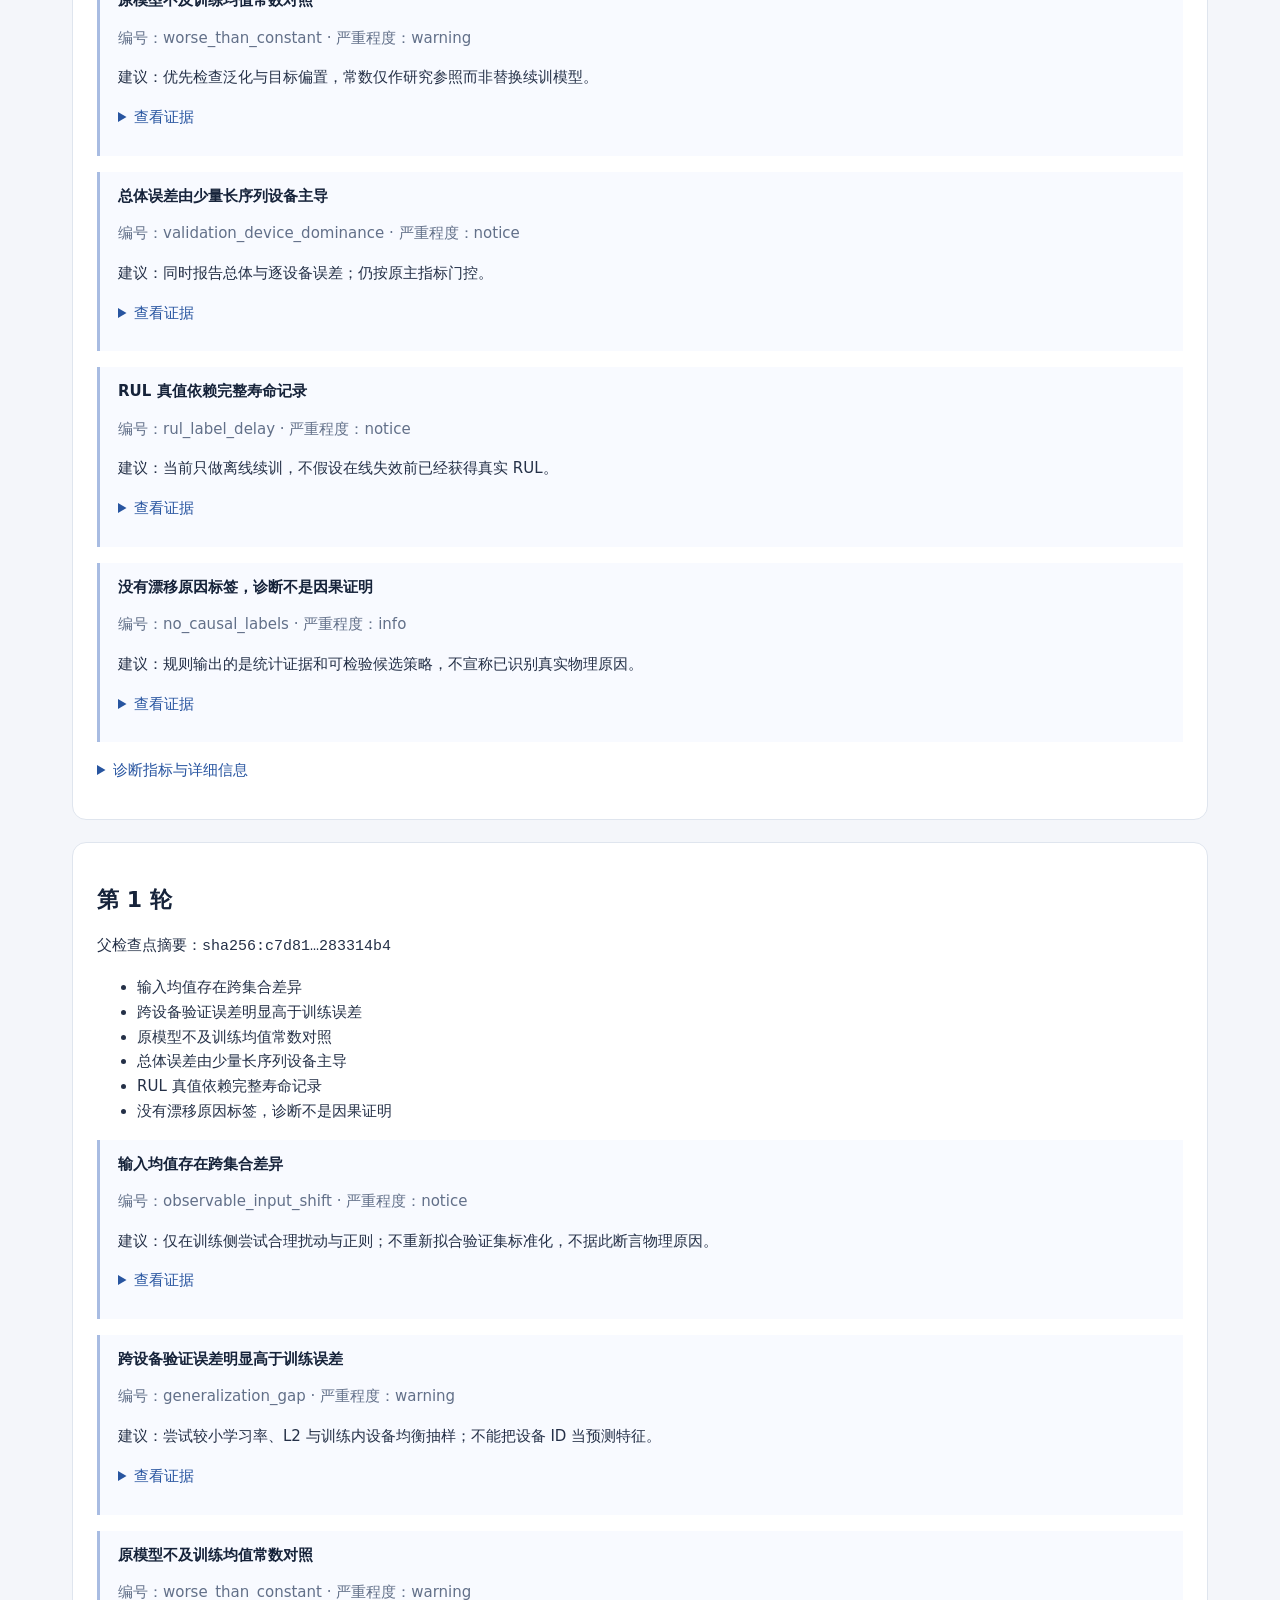
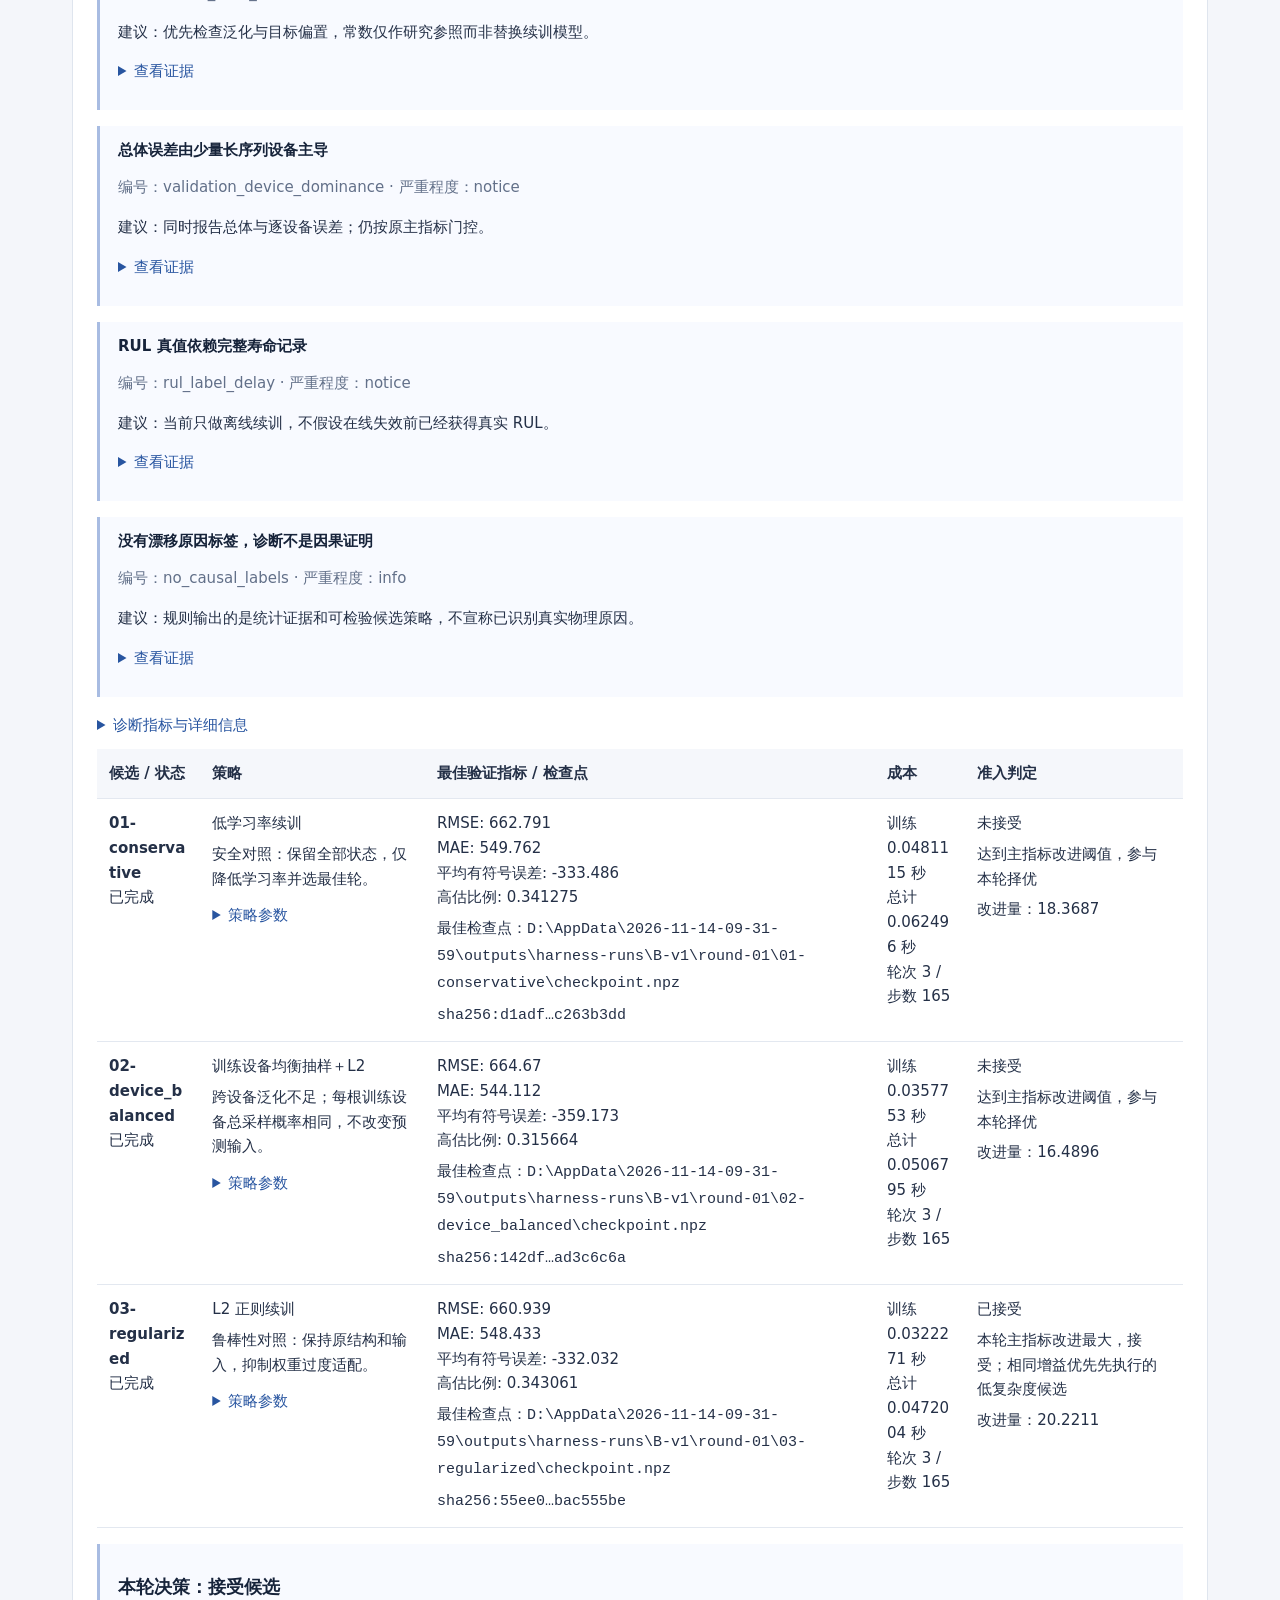
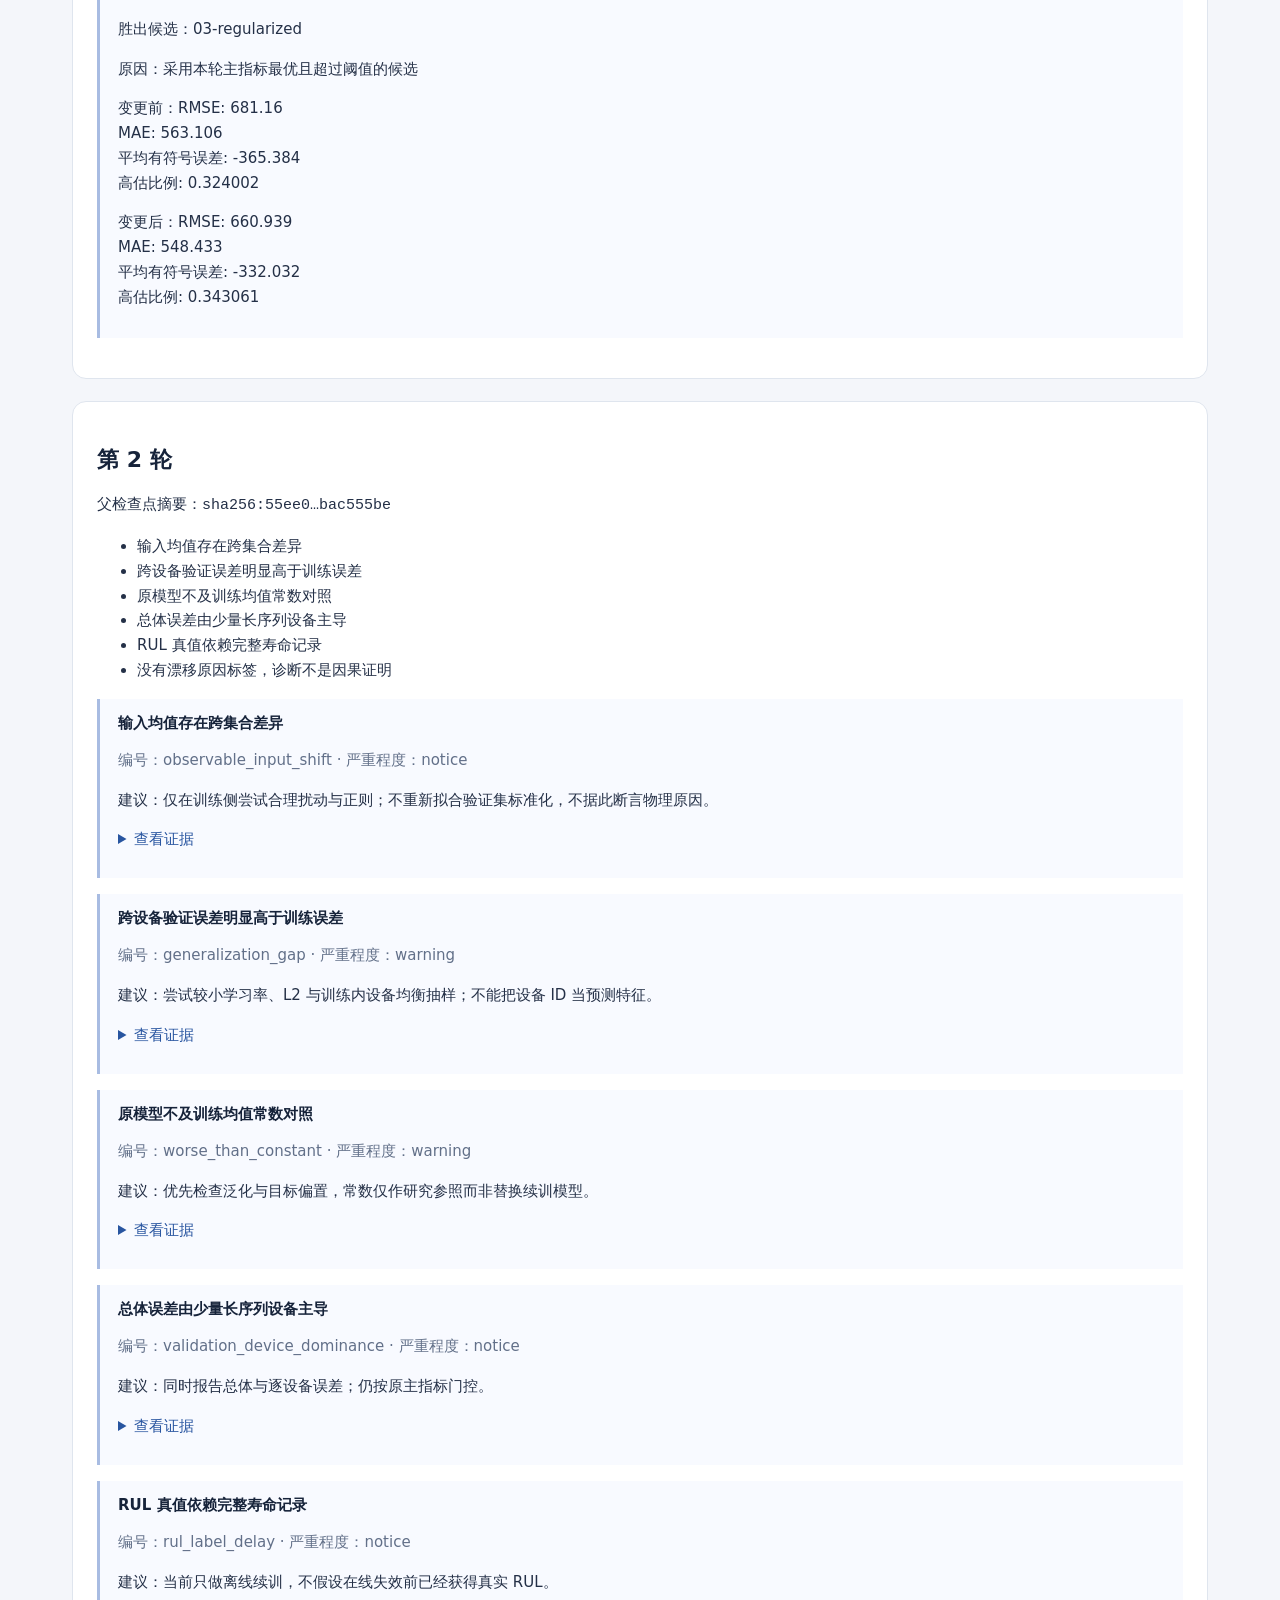
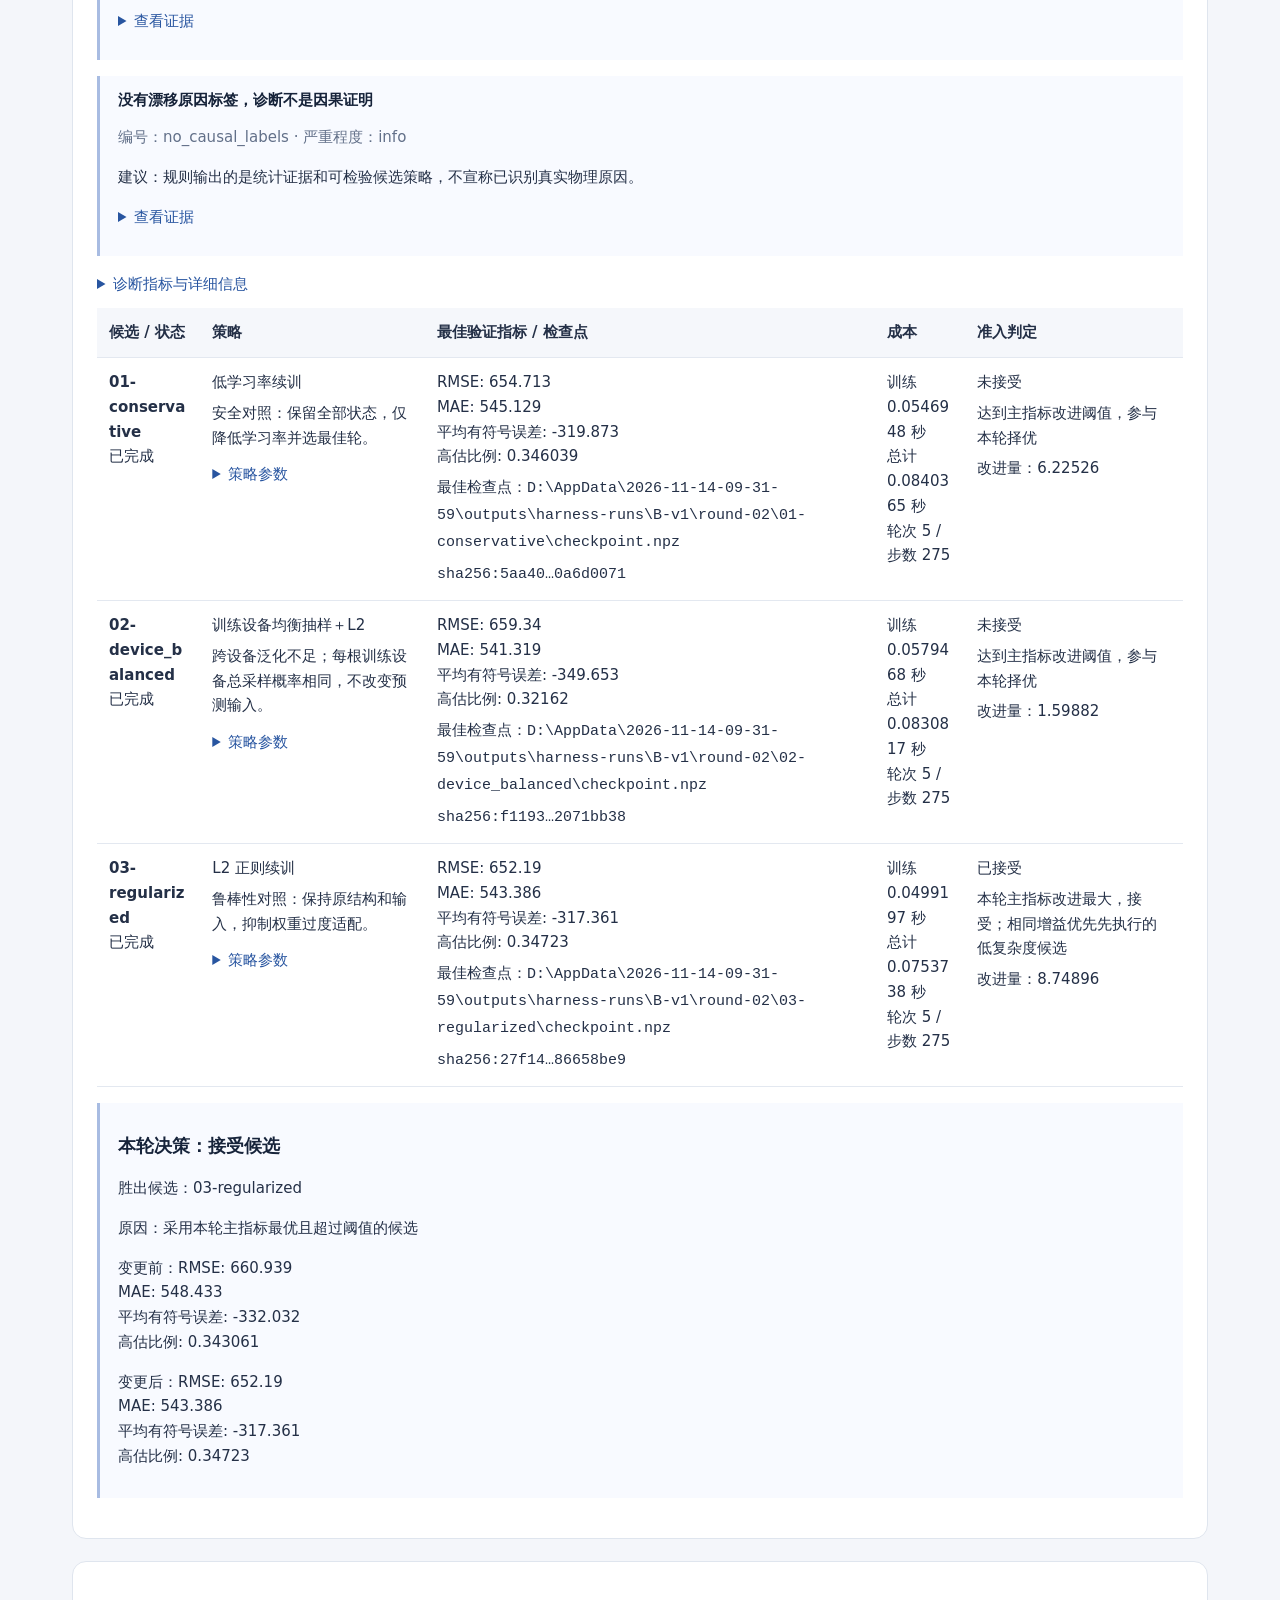
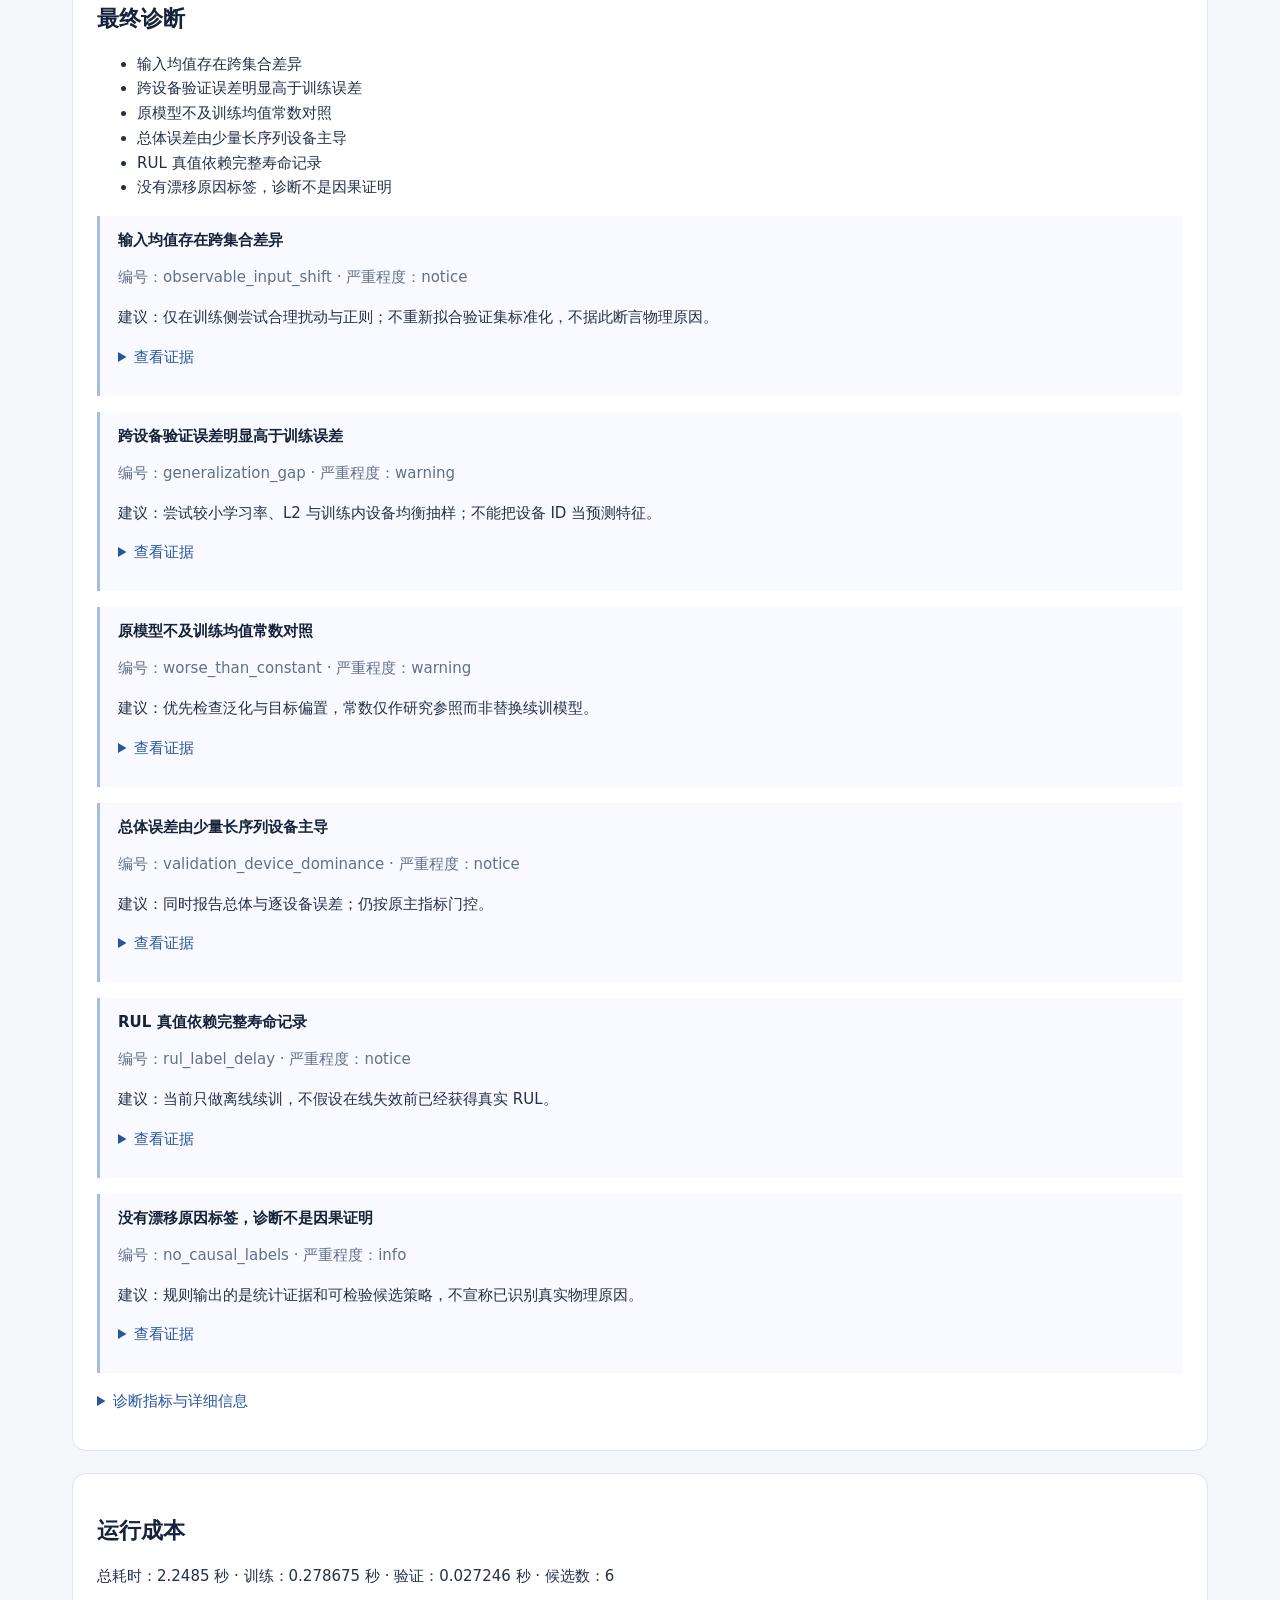
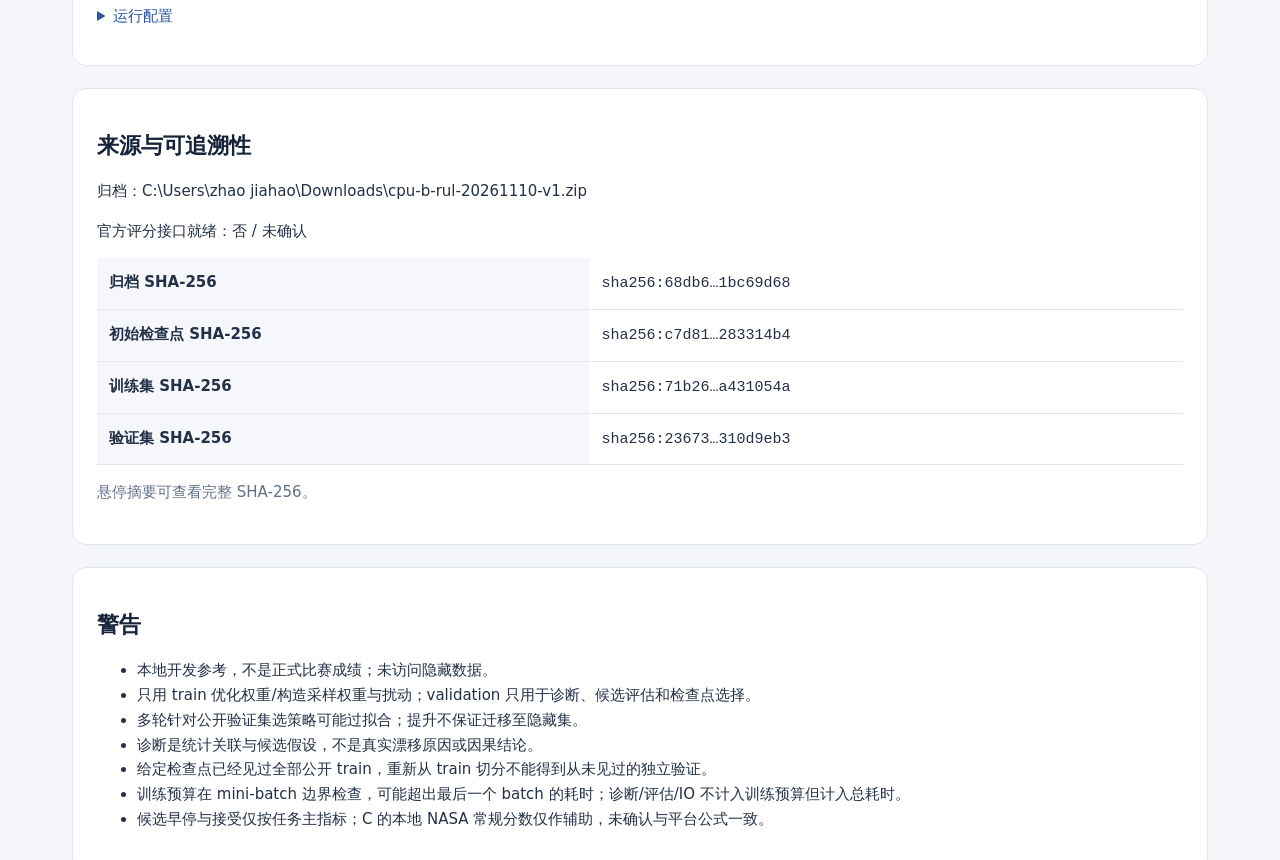
<file: demo/harness-runs/B-v1/report.html>
<!doctype html>
<html lang="zh-CN"><head><meta charset="utf-8">
<meta name="viewport" content="width=device-width, initial-scale=1">
<meta http-equiv="Content-Security-Policy" content="default-src 'none'; style-src 'unsafe-inline'; base-uri 'none'; form-action 'none'">
<title>Harness 本地运行报告</title>
<style>
*{box-sizing:border-box}body{margin:0;background:#f4f6fa;color:#243047;font:15px/1.65 system-ui,-apple-system,"Microsoft YaHei",sans-serif}main{max-width:1180px;margin:auto;padding:32px 22px}h1,h2,h3,h4{line-height:1.35;color:#16233a}h1{font-size:30px}h2{font-size:22px}h4{margin:0}section,header{background:white;border:1px solid #dfe5ee;border-radius:14px;padding:24px;margin-bottom:22px}.muted{color:#627089}.notice{background:#fff6df;border-left:4px solid #d49a22;padding:16px;border-radius:6px}.cards{display:grid;grid-template-columns:repeat(2,minmax(0,1fr));gap:16px;margin-top:20px}.card{background:#f4f7fe;border:1px solid #e0e7f6;padding:18px;border-radius:10px}.value{display:block;font-size:30px;font-weight:700;color:#224d99}.table-wrap{overflow-x:auto}table{border-collapse:collapse;width:100%;text-align:left}th,td{padding:12px;border-bottom:1px solid #e3e8f0;vertical-align:top}th{background:#f5f7fb}td p{margin:6px 0}code,pre{font-family:ui-monospace,Consolas,monospace;overflow-wrap:anywhere}pre{white-space:pre-wrap;background:#f5f7fb;padding:14px;border-radius:8px;font-size:13px}details{margin:12px 0}summary{cursor:pointer;color:#2855a0}a{color:#2158ad;text-underline-offset:3px}.links{display:flex;flex-wrap:wrap;gap:18px}.finding,.decision{border-left:3px solid #a8bce2;padding:14px 18px;margin:16px 0;background:#f8faff}.error{color:#a32929;overflow-wrap:anywhere}p,li,td{overflow-wrap:anywhere}@media(max-width:640px){main{padding:16px 10px}section,header{padding:18px 14px}.cards{grid-template-columns:1fr}h1{font-size:25px}th,td{min-width:140px;padding:10px}}
</style></head><body><main><header><h1>Harness 本地运行报告</h1><p>任务 B · 已完成</p><p>运行 ID：<code>B-v1</code></p><p class="muted">开始：2026-11-14T14:09:02.195670+00:00<br>结束：2026-11-14T14:09:04.444143+00:00</p><div class="notice"><strong>仅限开发验证，不代表官方或隐藏测试集成绩。</strong>本报告不包含隐藏数据评估。验证集仅用于评估与候选选择，不参与优化器更新。策略与诊断基于规则，不使用 LLM。</div></header><section><h2>基线与最终选择</h2><p>关键指标：rmse（越低越好）；不推断或补造缺失指标及改进量。</p><div class="cards"><div class="card">基线<span class="value">681.16</span>RMSE: 681.16<br>MAE: 563.106<br>平均有符号误差: -365.384<br>高估比例: 0.324002</div><div class="card">最终选择<span class="value">652.19</span>RMSE: 652.19<br>MAE: 543.386<br>平均有符号误差: -317.361<br>高估比例: 0.34723</div></div><p>基线检查点：<code>D:\AppData\2026-11-14-09-31-59\outputs\harness-runs\B-v1\source\checkpoint.npz</code> <code title="sha256:c7d819fcee9d25459c583b5ffdb35593d4a47b524ed152d0226bf81a283314b4">sha256:c7d81…283314b4</code></p><p>最终检查点：<code>D:\AppData\2026-11-14-09-31-59\outputs\harness-runs\B-v1\selected\checkpoint.npz</code> <code title="sha256:27f149eaf89c31841bedfea76f5e953366705876e312209349b229a586658be9">sha256:27f14…86658be9</code></p><nav class="links"><a href="summary.json" download>下载运行摘要</a><a href="events.jsonl" download>下载事件日志</a><a href="selected/checkpoint.npz" download>下载最终检查点</a></nav></section><section><h2>基线诊断</h2><ul><li>输入均值存在跨集合差异</li><li>跨设备验证误差明显高于训练误差</li><li>原模型不及训练均值常数对照</li><li>总体误差由少量长序列设备主导</li><li>RUL 真值依赖完整寿命记录</li><li>没有漂移原因标签，诊断不是因果证明</li></ul><article class="finding"><h4>输入均值存在跨集合差异</h4><p class="muted">编号：observable_input_shift · 严重程度：notice</p><p>建议：仅在训练侧尝试合理扰动与正则；不重新拟合验证集标准化，不据此断言物理原因。</p><details><summary>查看证据</summary><pre>{
  &quot;top_features&quot;: [
    {
      &quot;feature&quot;: &quot;[[\&quot;key\&quot;,\&quot;features\&quot;],[\&quot;key\&quot;,\&quot;horizontal\&quot;],[\&quot;key\&quot;,\&quot;spectral_centroid\&quot;]]&quot;,
      &quot;standardized_mean_difference&quot;: 1.0540396565527663
    },
    {
      &quot;feature&quot;: &quot;[[\&quot;key\&quot;,\&quot;features\&quot;],[\&quot;key\&quot;,\&quot;vertical\&quot;],[\&quot;key\&quot;,\&quot;skewness\&quot;]]&quot;,
      &quot;standardized_mean_difference&quot;: 0.7942593046390863
    },
    {
      &quot;feature&quot;: &quot;[[\&quot;key\&quot;,\&quot;features\&quot;],[\&quot;key\&quot;,\&quot;vertical\&quot;],[\&quot;key\&quot;,\&quot;spectral_centroid\&quot;]]&quot;,
      &quot;standardized_mean_difference&quot;: 0.7620452357846174
    }
  ]
}</pre></details></article><article class="finding"><h4>跨设备验证误差明显高于训练误差</h4><p class="muted">编号：generalization_gap · 严重程度：warning</p><p>建议：尝试较小学习率、L2 与训练内设备均衡抽样；不能把设备 ID 当预测特征。</p><details><summary>查看证据</summary><pre>{
  &quot;train_rmse&quot;: 233.3578239319839,
  &quot;validation_rmse&quot;: 681.1598326043113
}</pre></details></article><article class="finding"><h4>原模型不及训练均值常数对照</h4><p class="muted">编号：worse_than_constant · 严重程度：warning</p><p>建议：优先检查泛化与目标偏置，常数仅作研究参照而非替换续训模型。</p><details><summary>查看证据</summary><pre>{
  &quot;model_rmse&quot;: 681.1598326043113,
  &quot;constant_rmse&quot;: 536.2706281575896
}</pre></details></article><article class="finding"><h4>总体误差由少量长序列设备主导</h4><p class="muted">编号：validation_device_dominance · 严重程度：notice</p><p>建议：同时报告总体与逐设备误差；仍按原主指标门控。</p><details><summary>查看证据</summary><pre>{
  &quot;largest_device_fraction&quot;: 0.9023228111971412,
  &quot;counts&quot;: {
    &quot;Bearing1_4&quot;: 122,
    &quot;Bearing2_4&quot;: 42,
    &quot;Bearing3_4&quot;: 1515
  }
}</pre></details></article><article class="finding"><h4>RUL 真值依赖完整寿命记录</h4><p class="muted">编号：rul_label_delay · 严重程度：notice</p><p>建议：当前只做离线续训，不假设在线失效前已经获得真实 RUL。</p><details><summary>查看证据</summary><pre>{}</pre></details></article><article class="finding"><h4>没有漂移原因标签，诊断不是因果证明</h4><p class="muted">编号：no_causal_labels · 严重程度：info</p><p>建议：规则输出的是统计证据和可检验候选策略，不宣称已识别真实物理原因。</p><details><summary>查看证据</summary><pre>{}</pre></details></article><details><summary>诊断指标与详细信息</summary><pre>{
  &quot;train_metrics&quot;: {
    &quot;rmse&quot;: 233.3578239319839,
    &quot;mae&quot;: 167.2222699905699,
    &quot;mean_signed_error&quot;: -7.11965815728649,
    &quot;overestimate_fraction&quot;: 0.45236063708759955
  },
  &quot;validation_metrics&quot;: {
    &quot;rmse&quot;: 681.1598326043113,
    &quot;mae&quot;: 563.1058414514887,
    &quot;mean_signed_error&quot;: -365.38394916105057,
    &quot;overestimate_fraction&quot;: 0.3240023823704586
  },
  &quot;details&quot;: {
    &quot;train_rows&quot;: 7032,
    &quot;validation_rows&quot;: 1679,
    &quot;train_group_count&quot;: 9,
    &quot;validation_group_count&quot;: 3,
    &quot;feature_shift&quot;: {
      &quot;top&quot;: [
        {
          &quot;feature&quot;: &quot;[[\&quot;key\&quot;,\&quot;features\&quot;],[\&quot;key\&quot;,\&quot;horizontal\&quot;],[\&quot;key\&quot;,\&quot;spectral_centroid\&quot;]]&quot;,
          &quot;standardized_mean_difference&quot;: 1.0540396565527663
        },
        {
          &quot;feature&quot;: &quot;[[\&quot;key\&quot;,\&quot;features\&quot;],[\&quot;key\&quot;,\&quot;vertical\&quot;],[\&quot;key\&quot;,\&quot;skewness\&quot;]]&quot;,
          &quot;standardized_mean_difference&quot;: 0.7942593046390863
        },
        {
          &quot;feature&quot;: &quot;[[\&quot;key\&quot;,\&quot;features\&quot;],[\&quot;key\&quot;,\&quot;vertical\&quot;],[\&quot;key\&quot;,\&quot;spectral_centroid\&quot;]]&quot;,
          &quot;standardized_mean_difference&quot;: 0.7620452357846174
        },
        {
          &quot;feature&quot;: &quot;[[\&quot;key\&quot;,\&quot;features\&quot;],[\&quot;key\&quot;,\&quot;vertical\&quot;],[\&quot;key\&quot;,\&quot;spectral_kurtosis\&quot;]]&quot;,
          &quot;standardized_mean_difference&quot;: 0.7350261755584536
        },
        {
          &quot;feature&quot;: &quot;[[\&quot;key\&quot;,\&quot;features\&quot;],[\&quot;key\&quot;,\&quot;vertical\&quot;],[\&quot;key\&quot;,\&quot;dominant_freq\&quot;]]&quot;,
          &quot;standardized_mean_difference&quot;: 0.5627447491474165
        },
        {
          &quot;feature&quot;: &quot;[[\&quot;key\&quot;,\&quot;features\&quot;],[\&quot;key\&quot;,\&quot;horizontal\&quot;],[\&quot;key\&quot;,\&quot;band3_energy_6k_12k\&quot;]]&quot;,
          &quot;standardized_mean_difference&quot;: 0.44762658426939467
        },
        {
          &quot;feature&quot;: &quot;[[\&quot;key\&quot;,\&quot;features\&quot;],[\&quot;key\&quot;,\&quot;horizontal\&quot;],[\&quot;key\&quot;,\&quot;dominant_freq\&quot;]]&quot;,
          &quot;standardized_mean_difference&quot;: 0.40755856413559693
        },
        {
          &quot;feature&quot;: &quot;[[\&quot;key\&quot;,\&quot;features\&quot;],[\&quot;key\&quot;,\&quot;horizontal\&quot;],[\&quot;key\&quot;,\&quot;mean_abs\&quot;]]&quot;,
          &quot;standardized_mean_difference&quot;: 0.40210391324735323
        }
      ],
      &quot;median&quot;: 0.31393796865452894,
      &quot;interpretation&quot;: &quot;descriptive_input_change_not_causal_or_conditional_drift_proof&quot;
    },
    &quot;train_by_device&quot;: {
      &quot;Bearing1_1&quot;: {
        &quot;rows&quot;: 123,
        &quot;metrics&quot;: {
          &quot;rmse&quot;: 119.22355093755493,
          &quot;mae&quot;: 86.83902195295303,
          &quot;mean_signed_error&quot;: 50.49560095153025,
          &quot;overestimate_fraction&quot;: 0.5934959349593496
        }
      },
      &quot;Bearing1_2&quot;: {
        &quot;rows&quot;: 161,
        &quot;metrics&quot;: {
          &quot;rmse&quot;: 152.83744273112984,
          &quot;mae&quot;: 103.21016657065549,
          &quot;mean_signed_error&quot;: 41.282834328226656,
          &quot;overestimate_fraction&quot;: 0.42857142857142855
        }
      },
      &quot;Bearing1_3&quot;: {
        &quot;rows&quot;: 158,
        &quot;metrics&quot;: {
          &quot;rmse&quot;: 482.53385854579494,
          &quot;mae&quot;: 346.11820297656186,
          &quot;mean_signed_error&quot;: 336.9998508636183,
          &quot;overestimate_fraction&quot;: 0.8291139240506329
        }
      },
      &quot;Bearing2_1&quot;: {
        &quot;rows&quot;: 491,
        &quot;metrics&quot;: {
          &quot;rmse&quot;: 171.8146775660628,
          &quot;mae&quot;: 137.88601813429662,
          &quot;mean_signed_error&quot;: -47.97181128843148,
          &quot;overestimate_fraction&quot;: 0.37474541751527496
        }
      },
      &quot;Bearing2_2&quot;: {
        &quot;rows&quot;: 161,
        &quot;metrics&quot;: {
          &quot;rmse&quot;: 404.1283897215028,
          &quot;mae&quot;: 233.5127280466968,
          &quot;mean_signed_error&quot;: 199.1733737577084,
          &quot;overestimate_fraction&quot;: 0.5900621118012422
        }
      },
      &quot;Bearing2_3&quot;: {
        &quot;rows&quot;: 533,
        &quot;metrics&quot;: {
          &quot;rmse&quot;: 127.82697658561024,
          &quot;mae&quot;: 97.62437294120535,
          &quot;mean_signed_error&quot;: -4.637386668599498,
          &quot;overestimate_fraction&quot;: 0.4446529080675422
        }
      },
      &quot;Bearing3_1&quot;: {
        &quot;rows&quot;: 2538,
        &quot;metrics&quot;: {
          &quot;rmse&quot;: 253.15986943252238,
          &quot;mae&quot;: 190.92580084738242,
          &quot;mean_signed_error&quot;: -67.90868327555563,
          &quot;overestimate_fraction&quot;: 0.3947990543735225
        }
      },
      &quot;Bearing3_2&quot;: {
        &quot;rows&quot;: 2496,
        &quot;metrics&quot;: {
          &quot;rmse&quot;: 210.07390455288134,
          &quot;mae&quot;: 157.57323512736366,
          &quot;mean_signed_error&quot;: 17.142794592376706,
          &quot;overestimate_fraction&quot;: 0.48838141025641024
        }
      },
      &quot;Bearing3_3&quot;: {
        &quot;rows&quot;: 371,
        &quot;metrics&quot;: {
          &quot;rmse&quot;: 222.25646148001246,
          &quot;mae&quot;: 158.2707214545161,
          &quot;mean_signed_error&quot;: 19.82180126794401,
          &quot;overestimate_fraction&quot;: 0.4609164420485175
        }
      }
    },
    &quot;validation_by_device&quot;: {
      &quot;Bearing1_4&quot;: {
        &quot;rows&quot;: 122,
        &quot;metrics&quot;: {
          &quot;rmse&quot;: 241.9807988305028,
          &quot;mae&quot;: 175.58693393738474,
          &quot;mean_signed_error&quot;: 166.54097851074982,
          &quot;overestimate_fraction&quot;: 0.860655737704918
        }
      },
      &quot;Bearing2_4&quot;: {
        &quot;rows&quot;: 42,
        &quot;metrics&quot;: {
          &quot;rmse&quot;: 390.81504161336534,
          &quot;mae&quot;: 328.14713559610186,
          &quot;mean_signed_error&quot;: 326.26610784099495,
          &quot;overestimate_fraction&quot;: 0.9523809523809523
        }
      },
      &quot;Bearing3_4&quot;: {
        &quot;rows&quot;: 1515,
        &quot;metrics&quot;: {
          &quot;rmse&quot;: 710.8130722393482,
          &quot;mae&quot;: 600.82569119581,
          &quot;mean_signed_error&quot;: -427.3932848508497,
          &quot;overestimate_fraction&quot;: 0.2633663366336634
        }
      }
    },
    &quot;constant_training_mean_reference&quot;: {
      &quot;value&quot;: 954.1505972696245,
      &quot;validation_rmse&quot;: 536.2706281575896,
      &quot;fit_role&quot;: &quot;train&quot;,
      &quot;not_a_continuation_candidate&quot;: true
    }
  }
}</pre></details></section><section><h2>第 1 轮</h2><p>父检查点摘要：<code title="sha256:c7d819fcee9d25459c583b5ffdb35593d4a47b524ed152d0226bf81a283314b4">sha256:c7d81…283314b4</code></p><ul><li>输入均值存在跨集合差异</li><li>跨设备验证误差明显高于训练误差</li><li>原模型不及训练均值常数对照</li><li>总体误差由少量长序列设备主导</li><li>RUL 真值依赖完整寿命记录</li><li>没有漂移原因标签，诊断不是因果证明</li></ul><article class="finding"><h4>输入均值存在跨集合差异</h4><p class="muted">编号：observable_input_shift · 严重程度：notice</p><p>建议：仅在训练侧尝试合理扰动与正则；不重新拟合验证集标准化，不据此断言物理原因。</p><details><summary>查看证据</summary><pre>{
  &quot;top_features&quot;: [
    {
      &quot;feature&quot;: &quot;[[\&quot;key\&quot;,\&quot;features\&quot;],[\&quot;key\&quot;,\&quot;horizontal\&quot;],[\&quot;key\&quot;,\&quot;spectral_centroid\&quot;]]&quot;,
      &quot;standardized_mean_difference&quot;: 1.0540396565527663
    },
    {
      &quot;feature&quot;: &quot;[[\&quot;key\&quot;,\&quot;features\&quot;],[\&quot;key\&quot;,\&quot;vertical\&quot;],[\&quot;key\&quot;,\&quot;skewness\&quot;]]&quot;,
      &quot;standardized_mean_difference&quot;: 0.7942593046390863
    },
    {
      &quot;feature&quot;: &quot;[[\&quot;key\&quot;,\&quot;features\&quot;],[\&quot;key\&quot;,\&quot;vertical\&quot;],[\&quot;key\&quot;,\&quot;spectral_centroid\&quot;]]&quot;,
      &quot;standardized_mean_difference&quot;: 0.7620452357846174
    }
  ]
}</pre></details></article><article class="finding"><h4>跨设备验证误差明显高于训练误差</h4><p class="muted">编号：generalization_gap · 严重程度：warning</p><p>建议：尝试较小学习率、L2 与训练内设备均衡抽样；不能把设备 ID 当预测特征。</p><details><summary>查看证据</summary><pre>{
  &quot;train_rmse&quot;: 233.3578239319839,
  &quot;validation_rmse&quot;: 681.1598326043113
}</pre></details></article><article class="finding"><h4>原模型不及训练均值常数对照</h4><p class="muted">编号：worse_than_constant · 严重程度：warning</p><p>建议：优先检查泛化与目标偏置，常数仅作研究参照而非替换续训模型。</p><details><summary>查看证据</summary><pre>{
  &quot;model_rmse&quot;: 681.1598326043113,
  &quot;constant_rmse&quot;: 536.2706281575896
}</pre></details></article><article class="finding"><h4>总体误差由少量长序列设备主导</h4><p class="muted">编号：validation_device_dominance · 严重程度：notice</p><p>建议：同时报告总体与逐设备误差；仍按原主指标门控。</p><details><summary>查看证据</summary><pre>{
  &quot;largest_device_fraction&quot;: 0.9023228111971412,
  &quot;counts&quot;: {
    &quot;Bearing1_4&quot;: 122,
    &quot;Bearing2_4&quot;: 42,
    &quot;Bearing3_4&quot;: 1515
  }
}</pre></details></article><article class="finding"><h4>RUL 真值依赖完整寿命记录</h4><p class="muted">编号：rul_label_delay · 严重程度：notice</p><p>建议：当前只做离线续训，不假设在线失效前已经获得真实 RUL。</p><details><summary>查看证据</summary><pre>{}</pre></details></article><article class="finding"><h4>没有漂移原因标签，诊断不是因果证明</h4><p class="muted">编号：no_causal_labels · 严重程度：info</p><p>建议：规则输出的是统计证据和可检验候选策略，不宣称已识别真实物理原因。</p><details><summary>查看证据</summary><pre>{}</pre></details></article><details><summary>诊断指标与详细信息</summary><pre>{
  &quot;train_metrics&quot;: {
    &quot;rmse&quot;: 233.3578239319839,
    &quot;mae&quot;: 167.2222699905699,
    &quot;mean_signed_error&quot;: -7.11965815728649,
    &quot;overestimate_fraction&quot;: 0.45236063708759955
  },
  &quot;validation_metrics&quot;: {
    &quot;rmse&quot;: 681.1598326043113,
    &quot;mae&quot;: 563.1058414514887,
    &quot;mean_signed_error&quot;: -365.38394916105057,
    &quot;overestimate_fraction&quot;: 0.3240023823704586
  },
  &quot;details&quot;: {
    &quot;train_rows&quot;: 7032,
    &quot;validation_rows&quot;: 1679,
    &quot;train_group_count&quot;: 9,
    &quot;validation_group_count&quot;: 3,
    &quot;feature_shift&quot;: {
      &quot;top&quot;: [
        {
          &quot;feature&quot;: &quot;[[\&quot;key\&quot;,\&quot;features\&quot;],[\&quot;key\&quot;,\&quot;horizontal\&quot;],[\&quot;key\&quot;,\&quot;spectral_centroid\&quot;]]&quot;,
          &quot;standardized_mean_difference&quot;: 1.0540396565527663
        },
        {
          &quot;feature&quot;: &quot;[[\&quot;key\&quot;,\&quot;features\&quot;],[\&quot;key\&quot;,\&quot;vertical\&quot;],[\&quot;key\&quot;,\&quot;skewness\&quot;]]&quot;,
          &quot;standardized_mean_difference&quot;: 0.7942593046390863
        },
        {
          &quot;feature&quot;: &quot;[[\&quot;key\&quot;,\&quot;features\&quot;],[\&quot;key\&quot;,\&quot;vertical\&quot;],[\&quot;key\&quot;,\&quot;spectral_centroid\&quot;]]&quot;,
          &quot;standardized_mean_difference&quot;: 0.7620452357846174
        },
        {
          &quot;feature&quot;: &quot;[[\&quot;key\&quot;,\&quot;features\&quot;],[\&quot;key\&quot;,\&quot;vertical\&quot;],[\&quot;key\&quot;,\&quot;spectral_kurtosis\&quot;]]&quot;,
          &quot;standardized_mean_difference&quot;: 0.7350261755584536
        },
        {
          &quot;feature&quot;: &quot;[[\&quot;key\&quot;,\&quot;features\&quot;],[\&quot;key\&quot;,\&quot;vertical\&quot;],[\&quot;key\&quot;,\&quot;dominant_freq\&quot;]]&quot;,
          &quot;standardized_mean_difference&quot;: 0.5627447491474165
        },
        {
          &quot;feature&quot;: &quot;[[\&quot;key\&quot;,\&quot;features\&quot;],[\&quot;key\&quot;,\&quot;horizontal\&quot;],[\&quot;key\&quot;,\&quot;band3_energy_6k_12k\&quot;]]&quot;,
          &quot;standardized_mean_difference&quot;: 0.44762658426939467
        },
        {
          &quot;feature&quot;: &quot;[[\&quot;key\&quot;,\&quot;features\&quot;],[\&quot;key\&quot;,\&quot;horizontal\&quot;],[\&quot;key\&quot;,\&quot;dominant_freq\&quot;]]&quot;,
          &quot;standardized_mean_difference&quot;: 0.40755856413559693
        },
        {
          &quot;feature&quot;: &quot;[[\&quot;key\&quot;,\&quot;features\&quot;],[\&quot;key\&quot;,\&quot;horizontal\&quot;],[\&quot;key\&quot;,\&quot;mean_abs\&quot;]]&quot;,
          &quot;standardized_mean_difference&quot;: 0.40210391324735323
        }
      ],
      &quot;median&quot;: 0.31393796865452894,
      &quot;interpretation&quot;: &quot;descriptive_input_change_not_causal_or_conditional_drift_proof&quot;
    },
    &quot;train_by_device&quot;: {
      &quot;Bearing1_1&quot;: {
        &quot;rows&quot;: 123,
        &quot;metrics&quot;: {
          &quot;rmse&quot;: 119.22355093755493,
          &quot;mae&quot;: 86.83902195295303,
          &quot;mean_signed_error&quot;: 50.49560095153025,
          &quot;overestimate_fraction&quot;: 0.5934959349593496
        }
      },
      &quot;Bearing1_2&quot;: {
        &quot;rows&quot;: 161,
        &quot;metrics&quot;: {
          &quot;rmse&quot;: 152.83744273112984,
          &quot;mae&quot;: 103.21016657065549,
          &quot;mean_signed_error&quot;: 41.282834328226656,
          &quot;overestimate_fraction&quot;: 0.42857142857142855
        }
      },
      &quot;Bearing1_3&quot;: {
        &quot;rows&quot;: 158,
        &quot;metrics&quot;: {
          &quot;rmse&quot;: 482.53385854579494,
          &quot;mae&quot;: 346.11820297656186,
          &quot;mean_signed_error&quot;: 336.9998508636183,
          &quot;overestimate_fraction&quot;: 0.8291139240506329
        }
      },
      &quot;Bearing2_1&quot;: {
        &quot;rows&quot;: 491,
        &quot;metrics&quot;: {
          &quot;rmse&quot;: 171.8146775660628,
          &quot;mae&quot;: 137.88601813429662,
          &quot;mean_signed_error&quot;: -47.97181128843148,
          &quot;overestimate_fraction&quot;: 0.37474541751527496
        }
      },
      &quot;Bearing2_2&quot;: {
        &quot;rows&quot;: 161,
        &quot;metrics&quot;: {
          &quot;rmse&quot;: 404.1283897215028,
          &quot;mae&quot;: 233.5127280466968,
          &quot;mean_signed_error&quot;: 199.1733737577084,
          &quot;overestimate_fraction&quot;: 0.5900621118012422
        }
      },
      &quot;Bearing2_3&quot;: {
        &quot;rows&quot;: 533,
        &quot;metrics&quot;: {
          &quot;rmse&quot;: 127.82697658561024,
          &quot;mae&quot;: 97.62437294120535,
          &quot;mean_signed_error&quot;: -4.637386668599498,
          &quot;overestimate_fraction&quot;: 0.4446529080675422
        }
      },
      &quot;Bearing3_1&quot;: {
        &quot;rows&quot;: 2538,
        &quot;metrics&quot;: {
          &quot;rmse&quot;: 253.15986943252238,
          &quot;mae&quot;: 190.92580084738242,
          &quot;mean_signed_error&quot;: -67.90868327555563,
          &quot;overestimate_fraction&quot;: 0.3947990543735225
        }
      },
      &quot;Bearing3_2&quot;: {
        &quot;rows&quot;: 2496,
        &quot;metrics&quot;: {
          &quot;rmse&quot;: 210.07390455288134,
          &quot;mae&quot;: 157.57323512736366,
          &quot;mean_signed_error&quot;: 17.142794592376706,
          &quot;overestimate_fraction&quot;: 0.48838141025641024
        }
      },
      &quot;Bearing3_3&quot;: {
        &quot;rows&quot;: 371,
        &quot;metrics&quot;: {
          &quot;rmse&quot;: 222.25646148001246,
          &quot;mae&quot;: 158.2707214545161,
          &quot;mean_signed_error&quot;: 19.82180126794401,
          &quot;overestimate_fraction&quot;: 0.4609164420485175
        }
      }
    },
    &quot;validation_by_device&quot;: {
      &quot;Bearing1_4&quot;: {
        &quot;rows&quot;: 122,
        &quot;metrics&quot;: {
          &quot;rmse&quot;: 241.9807988305028,
          &quot;mae&quot;: 175.58693393738474,
          &quot;mean_signed_error&quot;: 166.54097851074982,
          &quot;overestimate_fraction&quot;: 0.860655737704918
        }
      },
      &quot;Bearing2_4&quot;: {
        &quot;rows&quot;: 42,
        &quot;metrics&quot;: {
          &quot;rmse&quot;: 390.81504161336534,
          &quot;mae&quot;: 328.14713559610186,
          &quot;mean_signed_error&quot;: 326.26610784099495,
          &quot;overestimate_fraction&quot;: 0.9523809523809523
        }
      },
      &quot;Bearing3_4&quot;: {
        &quot;rows&quot;: 1515,
        &quot;metrics&quot;: {
          &quot;rmse&quot;: 710.8130722393482,
          &quot;mae&quot;: 600.82569119581,
          &quot;mean_signed_error&quot;: -427.3932848508497,
          &quot;overestimate_fraction&quot;: 0.2633663366336634
        }
      }
    },
    &quot;constant_training_mean_reference&quot;: {
      &quot;value&quot;: 954.1505972696245,
      &quot;validation_rmse&quot;: 536.2706281575896,
      &quot;fit_role&quot;: &quot;train&quot;,
      &quot;not_a_continuation_candidate&quot;: true
    }
  }
}</pre></details><div class="table-wrap"><table><thead><tr><th>候选 / 状态</th><th>策略</th><th>最佳验证指标 / 检查点</th><th>成本</th><th>准入判定</th></tr></thead><tbody><tr><td><strong>01-conservative</strong><br>已完成</td><td>低学习率续训<p>安全对照：保留全部状态，仅降低学习率并选最佳轮。</p><details><summary>策略参数</summary><pre>{
  &quot;id&quot;: &quot;conservative&quot;,
  &quot;label&quot;: &quot;低学习率续训&quot;,
  &quot;reason&quot;: &quot;安全对照：保留全部状态，仅降低学习率并选最佳轮。&quot;,
  &quot;learning_rate&quot;: 0.0009,
  &quot;batch_size&quot;: 128,
  &quot;epochs&quot;: 5,
  &quot;l2&quot;: 0.0,
  &quot;noise_std&quot;: 0.0,
  &quot;balanced_classes&quot;: false,
  &quot;balanced_groups&quot;: false
}</pre></details></td><td>RMSE: 662.791<br>MAE: 549.762<br>平均有符号误差: -333.486<br>高估比例: 0.341275<p>最佳检查点：<code>D:\AppData\2026-11-14-09-31-59\outputs\harness-runs\B-v1\round-01\01-conservative\checkpoint.npz</code></p><code title="sha256:d1adf17b7e1f0df4d25da447fdbd4d3ef3a65e2624ec919f33d0d5b5c263b3dd">sha256:d1adf…c263b3dd</code></td><td>训练 0.0481115 秒<br>总计 0.062496 秒<br>轮次 3 / 步数 165</td><td>未接受<p>达到主指标改进阈值，参与本轮择优</p>改进量：18.3687</td></tr><tr><td><strong>02-device_balanced</strong><br>已完成</td><td>训练设备均衡抽样＋L2<p>跨设备泛化不足；每根训练设备总采样概率相同，不改变预测输入。</p><details><summary>策略参数</summary><pre>{
  &quot;id&quot;: &quot;device_balanced&quot;,
  &quot;label&quot;: &quot;训练设备均衡抽样＋L2&quot;,
  &quot;reason&quot;: &quot;跨设备泛化不足；每根训练设备总采样概率相同，不改变预测输入。&quot;,
  &quot;learning_rate&quot;: 0.0009,
  &quot;batch_size&quot;: 128,
  &quot;epochs&quot;: 5,
  &quot;l2&quot;: 0.002,
  &quot;noise_std&quot;: 0.0,
  &quot;balanced_classes&quot;: false,
  &quot;balanced_groups&quot;: true
}</pre></details></td><td>RMSE: 664.67<br>MAE: 544.112<br>平均有符号误差: -359.173<br>高估比例: 0.315664<p>最佳检查点：<code>D:\AppData\2026-11-14-09-31-59\outputs\harness-runs\B-v1\round-01\02-device_balanced\checkpoint.npz</code></p><code title="sha256:142df71da59ffa75d6e75dee3e5ff56ca6bea39631b081dc34af7f76ad3c6c6a">sha256:142df…ad3c6c6a</code></td><td>训练 0.0357753 秒<br>总计 0.0506795 秒<br>轮次 3 / 步数 165</td><td>未接受<p>达到主指标改进阈值，参与本轮择优</p>改进量：16.4896</td></tr><tr><td><strong>03-regularized</strong><br>已完成</td><td>L2 正则续训<p>鲁棒性对照：保持原结构和输入，抑制权重过度适配。</p><details><summary>策略参数</summary><pre>{
  &quot;id&quot;: &quot;regularized&quot;,
  &quot;label&quot;: &quot;L2 正则续训&quot;,
  &quot;reason&quot;: &quot;鲁棒性对照：保持原结构和输入，抑制权重过度适配。&quot;,
  &quot;learning_rate&quot;: 0.0009,
  &quot;batch_size&quot;: 128,
  &quot;epochs&quot;: 5,
  &quot;l2&quot;: 0.003,
  &quot;noise_std&quot;: 0.0,
  &quot;balanced_classes&quot;: false,
  &quot;balanced_groups&quot;: false
}</pre></details></td><td>RMSE: 660.939<br>MAE: 548.433<br>平均有符号误差: -332.032<br>高估比例: 0.343061<p>最佳检查点：<code>D:\AppData\2026-11-14-09-31-59\outputs\harness-runs\B-v1\round-01\03-regularized\checkpoint.npz</code></p><code title="sha256:55ee0555ef8b40faa2dc4965c7e42335f076c35affe2672d4b889e91bac555be">sha256:55ee0…bac555be</code></td><td>训练 0.0322271 秒<br>总计 0.0472004 秒<br>轮次 3 / 步数 165</td><td>已接受<p>本轮主指标改进最大，接受；相同增益优先先执行的低复杂度候选</p>改进量：20.2211</td></tr></tbody></table></div><div class="decision"><h3>本轮决策：接受候选</h3><p>胜出候选：03-regularized</p><p>原因：采用本轮主指标最优且超过阈值的候选</p><p>变更前：RMSE: 681.16<br>MAE: 563.106<br>平均有符号误差: -365.384<br>高估比例: 0.324002</p><p>变更后：RMSE: 660.939<br>MAE: 548.433<br>平均有符号误差: -332.032<br>高估比例: 0.343061</p></div></section><section><h2>第 2 轮</h2><p>父检查点摘要：<code title="sha256:55ee0555ef8b40faa2dc4965c7e42335f076c35affe2672d4b889e91bac555be">sha256:55ee0…bac555be</code></p><ul><li>输入均值存在跨集合差异</li><li>跨设备验证误差明显高于训练误差</li><li>原模型不及训练均值常数对照</li><li>总体误差由少量长序列设备主导</li><li>RUL 真值依赖完整寿命记录</li><li>没有漂移原因标签，诊断不是因果证明</li></ul><article class="finding"><h4>输入均值存在跨集合差异</h4><p class="muted">编号：observable_input_shift · 严重程度：notice</p><p>建议：仅在训练侧尝试合理扰动与正则；不重新拟合验证集标准化，不据此断言物理原因。</p><details><summary>查看证据</summary><pre>{
  &quot;top_features&quot;: [
    {
      &quot;feature&quot;: &quot;[[\&quot;key\&quot;,\&quot;features\&quot;],[\&quot;key\&quot;,\&quot;horizontal\&quot;],[\&quot;key\&quot;,\&quot;spectral_centroid\&quot;]]&quot;,
      &quot;standardized_mean_difference&quot;: 1.0540396565527663
    },
    {
      &quot;feature&quot;: &quot;[[\&quot;key\&quot;,\&quot;features\&quot;],[\&quot;key\&quot;,\&quot;vertical\&quot;],[\&quot;key\&quot;,\&quot;skewness\&quot;]]&quot;,
      &quot;standardized_mean_difference&quot;: 0.7942593046390863
    },
    {
      &quot;feature&quot;: &quot;[[\&quot;key\&quot;,\&quot;features\&quot;],[\&quot;key\&quot;,\&quot;vertical\&quot;],[\&quot;key\&quot;,\&quot;spectral_centroid\&quot;]]&quot;,
      &quot;standardized_mean_difference&quot;: 0.7620452357846174
    }
  ]
}</pre></details></article><article class="finding"><h4>跨设备验证误差明显高于训练误差</h4><p class="muted">编号：generalization_gap · 严重程度：warning</p><p>建议：尝试较小学习率、L2 与训练内设备均衡抽样；不能把设备 ID 当预测特征。</p><details><summary>查看证据</summary><pre>{
  &quot;train_rmse&quot;: 229.71545623291678,
  &quot;validation_rmse&quot;: 660.938749457224
}</pre></details></article><article class="finding"><h4>原模型不及训练均值常数对照</h4><p class="muted">编号：worse_than_constant · 严重程度：warning</p><p>建议：优先检查泛化与目标偏置，常数仅作研究参照而非替换续训模型。</p><details><summary>查看证据</summary><pre>{
  &quot;model_rmse&quot;: 660.938749457224,
  &quot;constant_rmse&quot;: 536.2706281575896
}</pre></details></article><article class="finding"><h4>总体误差由少量长序列设备主导</h4><p class="muted">编号：validation_device_dominance · 严重程度：notice</p><p>建议：同时报告总体与逐设备误差；仍按原主指标门控。</p><details><summary>查看证据</summary><pre>{
  &quot;largest_device_fraction&quot;: 0.9023228111971412,
  &quot;counts&quot;: {
    &quot;Bearing1_4&quot;: 122,
    &quot;Bearing2_4&quot;: 42,
    &quot;Bearing3_4&quot;: 1515
  }
}</pre></details></article><article class="finding"><h4>RUL 真值依赖完整寿命记录</h4><p class="muted">编号：rul_label_delay · 严重程度：notice</p><p>建议：当前只做离线续训，不假设在线失效前已经获得真实 RUL。</p><details><summary>查看证据</summary><pre>{}</pre></details></article><article class="finding"><h4>没有漂移原因标签，诊断不是因果证明</h4><p class="muted">编号：no_causal_labels · 严重程度：info</p><p>建议：规则输出的是统计证据和可检验候选策略，不宣称已识别真实物理原因。</p><details><summary>查看证据</summary><pre>{}</pre></details></article><details><summary>诊断指标与详细信息</summary><pre>{
  &quot;train_metrics&quot;: {
    &quot;rmse&quot;: 229.71545623291678,
    &quot;mae&quot;: 163.0014073547357,
    &quot;mean_signed_error&quot;: 5.395951571034926,
    &quot;overestimate_fraction&quot;: 0.4751137656427759
  },
  &quot;validation_metrics&quot;: {
    &quot;rmse&quot;: 660.938749457224,
    &quot;mae&quot;: 548.4329187657592,
    &quot;mean_signed_error&quot;: -332.03155060456214,
    &quot;overestimate_fraction&quot;: 0.3430613460393091
  },
  &quot;details&quot;: {
    &quot;train_rows&quot;: 7032,
    &quot;validation_rows&quot;: 1679,
    &quot;train_group_count&quot;: 9,
    &quot;validation_group_count&quot;: 3,
    &quot;feature_shift&quot;: {
      &quot;top&quot;: [
        {
          &quot;feature&quot;: &quot;[[\&quot;key\&quot;,\&quot;features\&quot;],[\&quot;key\&quot;,\&quot;horizontal\&quot;],[\&quot;key\&quot;,\&quot;spectral_centroid\&quot;]]&quot;,
          &quot;standardized_mean_difference&quot;: 1.0540396565527663
        },
        {
          &quot;feature&quot;: &quot;[[\&quot;key\&quot;,\&quot;features\&quot;],[\&quot;key\&quot;,\&quot;vertical\&quot;],[\&quot;key\&quot;,\&quot;skewness\&quot;]]&quot;,
          &quot;standardized_mean_difference&quot;: 0.7942593046390863
        },
        {
          &quot;feature&quot;: &quot;[[\&quot;key\&quot;,\&quot;features\&quot;],[\&quot;key\&quot;,\&quot;vertical\&quot;],[\&quot;key\&quot;,\&quot;spectral_centroid\&quot;]]&quot;,
          &quot;standardized_mean_difference&quot;: 0.7620452357846174
        },
        {
          &quot;feature&quot;: &quot;[[\&quot;key\&quot;,\&quot;features\&quot;],[\&quot;key\&quot;,\&quot;vertical\&quot;],[\&quot;key\&quot;,\&quot;spectral_kurtosis\&quot;]]&quot;,
          &quot;standardized_mean_difference&quot;: 0.7350261755584536
        },
        {
          &quot;feature&quot;: &quot;[[\&quot;key\&quot;,\&quot;features\&quot;],[\&quot;key\&quot;,\&quot;vertical\&quot;],[\&quot;key\&quot;,\&quot;dominant_freq\&quot;]]&quot;,
          &quot;standardized_mean_difference&quot;: 0.5627447491474165
        },
        {
          &quot;feature&quot;: &quot;[[\&quot;key\&quot;,\&quot;features\&quot;],[\&quot;key\&quot;,\&quot;horizontal\&quot;],[\&quot;key\&quot;,\&quot;band3_energy_6k_12k\&quot;]]&quot;,
          &quot;standardized_mean_difference&quot;: 0.44762658426939467
        },
        {
          &quot;feature&quot;: &quot;[[\&quot;key\&quot;,\&quot;features\&quot;],[\&quot;key\&quot;,\&quot;horizontal\&quot;],[\&quot;key\&quot;,\&quot;dominant_freq\&quot;]]&quot;,
          &quot;standardized_mean_difference&quot;: 0.40755856413559693
        },
        {
          &quot;feature&quot;: &quot;[[\&quot;key\&quot;,\&quot;features\&quot;],[\&quot;key\&quot;,\&quot;horizontal\&quot;],[\&quot;key\&quot;,\&quot;mean_abs\&quot;]]&quot;,
          &quot;standardized_mean_difference&quot;: 0.40210391324735323
        }
      ],
      &quot;median&quot;: 0.31393796865452894,
      &quot;interpretation&quot;: &quot;descriptive_input_change_not_causal_or_conditional_drift_proof&quot;
    },
    &quot;train_by_device&quot;: {
      &quot;Bearing1_1&quot;: {
        &quot;rows&quot;: 123,
        &quot;metrics&quot;: {
          &quot;rmse&quot;: 98.39653353477749,
          &quot;mae&quot;: 71.50799581252915,
          &quot;mean_signed_error&quot;: 33.20751073000254,
          &quot;overestimate_fraction&quot;: 0.5365853658536586
        }
      },
      &quot;Bearing1_2&quot;: {
        &quot;rows&quot;: 161,
        &quot;metrics&quot;: {
          &quot;rmse&quot;: 152.2100673497578,
          &quot;mae&quot;: 101.5059873483596,
          &quot;mean_signed_error&quot;: 43.07462037146113,
          &quot;overestimate_fraction&quot;: 0.43478260869565216
        }
      },
      &quot;Bearing1_3&quot;: {
        &quot;rows&quot;: 158,
        &quot;metrics&quot;: {
          &quot;rmse&quot;: 502.44818583168154,
          &quot;mae&quot;: 360.87256803458223,
          &quot;mean_signed_error&quot;: 351.35169686112965,
          &quot;overestimate_fraction&quot;: 0.8291139240506329
        }
      },
      &quot;Bearing2_1&quot;: {
        &quot;rows&quot;: 491,
        &quot;metrics&quot;: {
          &quot;rmse&quot;: 158.01846411488114,
          &quot;mae&quot;: 125.06061042750254,
          &quot;mean_signed_error&quot;: -0.6151614489744728,
          &quot;overestimate_fraction&quot;: 0.46435845213849286
        }
      },
      &quot;Bearing2_2&quot;: {
        &quot;rows&quot;: 161,
        &quot;metrics&quot;: {
          &quot;rmse&quot;: 442.5186652246297,
          &quot;mae&quot;: 255.08726859883487,
          &quot;mean_signed_error&quot;: 217.72955528024596,
          &quot;overestimate_fraction&quot;: 0.5838509316770186
        }
      },
      &quot;Bearing2_3&quot;: {
        &quot;rows&quot;: 533,
        &quot;metrics&quot;: {
          &quot;rmse&quot;: 113.937846091032,
          &quot;mae&quot;: 85.85560946839315,
          &quot;mean_signed_error&quot;: -4.842759311238982,
          &quot;overestimate_fraction&quot;: 0.4352720450281426
        }
      },
      &quot;Bearing3_1&quot;: {
        &quot;rows&quot;: 2538,
        &quot;metrics&quot;: {
          &quot;rmse&quot;: 241.3952592445591,
          &quot;mae&quot;: 183.17136555745864,
          &quot;mean_signed_error&quot;: -45.66888509283621,
          &quot;overestimate_fraction&quot;: 0.4239558707643814
        }
      },
      &quot;Bearing3_2&quot;: {
        &quot;rows&quot;: 2496,
        &quot;metrics&quot;: {
          &quot;rmse&quot;: 206.7404897639648,
          &quot;mae&quot;: 155.58404109076872,
          &quot;mean_signed_error&quot;: 9.29101255853033,
          &quot;overestimate_fraction&quot;: 0.4895833333333333
        }
      },
      &quot;Bearing3_3&quot;: {
        &quot;rows&quot;: 371,
        &quot;metrics&quot;: {
          &quot;rmse&quot;: 237.8061458598096,
          &quot;mae&quot;: 168.75617564057157,
          &quot;mean_signed_error&quot;: 86.13818126039749,
          &quot;overestimate_fraction&quot;: 0.5983827493261455
        }
      }
    },
    &quot;validation_by_device&quot;: {
      &quot;Bearing1_4&quot;: {
        &quot;rows&quot;: 122,
        &quot;metrics&quot;: {
          &quot;rmse&quot;: 264.73298105664963,
          &quot;mae&quot;: 210.7789124374187,
          &quot;mean_signed_error&quot;: 207.73189962503068,
          &quot;overestimate_fraction&quot;: 0.9344262295081968
        }
      },
      &quot;Bearing2_4&quot;: {
        &quot;rows&quot;: 42,
        &quot;metrics&quot;: {
          &quot;rmse&quot;: 378.5054734013814,
          &quot;mae&quot;: 310.3765154844296,
          &quot;mean_signed_error&quot;: 307.2336895572345,
          &quot;overestimate_fraction&quot;: 0.9285714285714286
        }
      },
      &quot;Bearing3_4&quot;: {
        &quot;rows&quot;: 1515,
        &quot;metrics&quot;: {
          &quot;rmse&quot;: 688.8489607692094,
          &quot;mae&quot;: 582.2231218745865,
          &quot;mean_signed_error&quot;: -393.219854904764,
          &quot;overestimate_fraction&quot;: 0.27920792079207923
        }
      }
    },
    &quot;constant_training_mean_reference&quot;: {
      &quot;value&quot;: 954.1505972696245,
      &quot;validation_rmse&quot;: 536.2706281575896,
      &quot;fit_role&quot;: &quot;train&quot;,
      &quot;not_a_continuation_candidate&quot;: true
    }
  }
}</pre></details><div class="table-wrap"><table><thead><tr><th>候选 / 状态</th><th>策略</th><th>最佳验证指标 / 检查点</th><th>成本</th><th>准入判定</th></tr></thead><tbody><tr><td><strong>01-conservative</strong><br>已完成</td><td>低学习率续训<p>安全对照：保留全部状态，仅降低学习率并选最佳轮。</p><details><summary>策略参数</summary><pre>{
  &quot;id&quot;: &quot;conservative&quot;,
  &quot;label&quot;: &quot;低学习率续训&quot;,
  &quot;reason&quot;: &quot;安全对照：保留全部状态，仅降低学习率并选最佳轮。&quot;,
  &quot;learning_rate&quot;: 0.00027,
  &quot;batch_size&quot;: 128,
  &quot;epochs&quot;: 5,
  &quot;l2&quot;: 0.0,
  &quot;noise_std&quot;: 0.0,
  &quot;balanced_classes&quot;: false,
  &quot;balanced_groups&quot;: false
}</pre></details></td><td>RMSE: 654.713<br>MAE: 545.129<br>平均有符号误差: -319.873<br>高估比例: 0.346039<p>最佳检查点：<code>D:\AppData\2026-11-14-09-31-59\outputs\harness-runs\B-v1\round-02\01-conservative\checkpoint.npz</code></p><code title="sha256:5aa400e5bf856f2c5153218ce9a0ff4bb52557cbe815d9fdd7dc5a420a6d0071">sha256:5aa40…0a6d0071</code></td><td>训练 0.0546948 秒<br>总计 0.0840365 秒<br>轮次 5 / 步数 275</td><td>未接受<p>达到主指标改进阈值，参与本轮择优</p>改进量：6.22526</td></tr><tr><td><strong>02-device_balanced</strong><br>已完成</td><td>训练设备均衡抽样＋L2<p>跨设备泛化不足；每根训练设备总采样概率相同，不改变预测输入。</p><details><summary>策略参数</summary><pre>{
  &quot;id&quot;: &quot;device_balanced&quot;,
  &quot;label&quot;: &quot;训练设备均衡抽样＋L2&quot;,
  &quot;reason&quot;: &quot;跨设备泛化不足；每根训练设备总采样概率相同，不改变预测输入。&quot;,
  &quot;learning_rate&quot;: 0.00027,
  &quot;batch_size&quot;: 128,
  &quot;epochs&quot;: 5,
  &quot;l2&quot;: 0.002,
  &quot;noise_std&quot;: 0.0,
  &quot;balanced_classes&quot;: false,
  &quot;balanced_groups&quot;: true
}</pre></details></td><td>RMSE: 659.34<br>MAE: 541.319<br>平均有符号误差: -349.653<br>高估比例: 0.32162<p>最佳检查点：<code>D:\AppData\2026-11-14-09-31-59\outputs\harness-runs\B-v1\round-02\02-device_balanced\checkpoint.npz</code></p><code title="sha256:f11937805e7fd2b2d14d004de0b7927c50b1d10391c33393407ac3152071bb38">sha256:f1193…2071bb38</code></td><td>训练 0.0579468 秒<br>总计 0.0830817 秒<br>轮次 5 / 步数 275</td><td>未接受<p>达到主指标改进阈值，参与本轮择优</p>改进量：1.59882</td></tr><tr><td><strong>03-regularized</strong><br>已完成</td><td>L2 正则续训<p>鲁棒性对照：保持原结构和输入，抑制权重过度适配。</p><details><summary>策略参数</summary><pre>{
  &quot;id&quot;: &quot;regularized&quot;,
  &quot;label&quot;: &quot;L2 正则续训&quot;,
  &quot;reason&quot;: &quot;鲁棒性对照：保持原结构和输入，抑制权重过度适配。&quot;,
  &quot;learning_rate&quot;: 0.00027,
  &quot;batch_size&quot;: 128,
  &quot;epochs&quot;: 5,
  &quot;l2&quot;: 0.003,
  &quot;noise_std&quot;: 0.0,
  &quot;balanced_classes&quot;: false,
  &quot;balanced_groups&quot;: false
}</pre></details></td><td>RMSE: 652.19<br>MAE: 543.386<br>平均有符号误差: -317.361<br>高估比例: 0.34723<p>最佳检查点：<code>D:\AppData\2026-11-14-09-31-59\outputs\harness-runs\B-v1\round-02\03-regularized\checkpoint.npz</code></p><code title="sha256:27f149eaf89c31841bedfea76f5e953366705876e312209349b229a586658be9">sha256:27f14…86658be9</code></td><td>训练 0.0499197 秒<br>总计 0.0753738 秒<br>轮次 5 / 步数 275</td><td>已接受<p>本轮主指标改进最大，接受；相同增益优先先执行的低复杂度候选</p>改进量：8.74896</td></tr></tbody></table></div><div class="decision"><h3>本轮决策：接受候选</h3><p>胜出候选：03-regularized</p><p>原因：采用本轮主指标最优且超过阈值的候选</p><p>变更前：RMSE: 660.939<br>MAE: 548.433<br>平均有符号误差: -332.032<br>高估比例: 0.343061</p><p>变更后：RMSE: 652.19<br>MAE: 543.386<br>平均有符号误差: -317.361<br>高估比例: 0.34723</p></div></section><section><h2>最终诊断</h2><ul><li>输入均值存在跨集合差异</li><li>跨设备验证误差明显高于训练误差</li><li>原模型不及训练均值常数对照</li><li>总体误差由少量长序列设备主导</li><li>RUL 真值依赖完整寿命记录</li><li>没有漂移原因标签，诊断不是因果证明</li></ul><article class="finding"><h4>输入均值存在跨集合差异</h4><p class="muted">编号：observable_input_shift · 严重程度：notice</p><p>建议：仅在训练侧尝试合理扰动与正则；不重新拟合验证集标准化，不据此断言物理原因。</p><details><summary>查看证据</summary><pre>{
  &quot;top_features&quot;: [
    {
      &quot;feature&quot;: &quot;[[\&quot;key\&quot;,\&quot;features\&quot;],[\&quot;key\&quot;,\&quot;horizontal\&quot;],[\&quot;key\&quot;,\&quot;spectral_centroid\&quot;]]&quot;,
      &quot;standardized_mean_difference&quot;: 1.0540396565527663
    },
    {
      &quot;feature&quot;: &quot;[[\&quot;key\&quot;,\&quot;features\&quot;],[\&quot;key\&quot;,\&quot;vertical\&quot;],[\&quot;key\&quot;,\&quot;skewness\&quot;]]&quot;,
      &quot;standardized_mean_difference&quot;: 0.7942593046390863
    },
    {
      &quot;feature&quot;: &quot;[[\&quot;key\&quot;,\&quot;features\&quot;],[\&quot;key\&quot;,\&quot;vertical\&quot;],[\&quot;key\&quot;,\&quot;spectral_centroid\&quot;]]&quot;,
      &quot;standardized_mean_difference&quot;: 0.7620452357846174
    }
  ]
}</pre></details></article><article class="finding"><h4>跨设备验证误差明显高于训练误差</h4><p class="muted">编号：generalization_gap · 严重程度：warning</p><p>建议：尝试较小学习率、L2 与训练内设备均衡抽样；不能把设备 ID 当预测特征。</p><details><summary>查看证据</summary><pre>{
  &quot;train_rmse&quot;: 229.4455815794658,
  &quot;validation_rmse&quot;: 652.1897942381156
}</pre></details></article><article class="finding"><h4>原模型不及训练均值常数对照</h4><p class="muted">编号：worse_than_constant · 严重程度：warning</p><p>建议：优先检查泛化与目标偏置，常数仅作研究参照而非替换续训模型。</p><details><summary>查看证据</summary><pre>{
  &quot;model_rmse&quot;: 652.1897942381156,
  &quot;constant_rmse&quot;: 536.2706281575896
}</pre></details></article><article class="finding"><h4>总体误差由少量长序列设备主导</h4><p class="muted">编号：validation_device_dominance · 严重程度：notice</p><p>建议：同时报告总体与逐设备误差；仍按原主指标门控。</p><details><summary>查看证据</summary><pre>{
  &quot;largest_device_fraction&quot;: 0.9023228111971412,
  &quot;counts&quot;: {
    &quot;Bearing1_4&quot;: 122,
    &quot;Bearing2_4&quot;: 42,
    &quot;Bearing3_4&quot;: 1515
  }
}</pre></details></article><article class="finding"><h4>RUL 真值依赖完整寿命记录</h4><p class="muted">编号：rul_label_delay · 严重程度：notice</p><p>建议：当前只做离线续训，不假设在线失效前已经获得真实 RUL。</p><details><summary>查看证据</summary><pre>{}</pre></details></article><article class="finding"><h4>没有漂移原因标签，诊断不是因果证明</h4><p class="muted">编号：no_causal_labels · 严重程度：info</p><p>建议：规则输出的是统计证据和可检验候选策略，不宣称已识别真实物理原因。</p><details><summary>查看证据</summary><pre>{}</pre></details></article><details><summary>诊断指标与详细信息</summary><pre>{
  &quot;train_metrics&quot;: {
    &quot;rmse&quot;: 229.4455815794658,
    &quot;mae&quot;: 162.4268030858323,
    &quot;mean_signed_error&quot;: 10.636387764824013,
    &quot;overestimate_fraction&quot;: 0.48506825938566556
  },
  &quot;validation_metrics&quot;: {
    &quot;rmse&quot;: 652.1897942381156,
    &quot;mae&quot;: 543.3861434566229,
    &quot;mean_signed_error&quot;: -317.36119143170816,
    &quot;overestimate_fraction&quot;: 0.34723049434187014
  },
  &quot;details&quot;: {
    &quot;train_rows&quot;: 7032,
    &quot;validation_rows&quot;: 1679,
    &quot;train_group_count&quot;: 9,
    &quot;validation_group_count&quot;: 3,
    &quot;feature_shift&quot;: {
      &quot;top&quot;: [
        {
          &quot;feature&quot;: &quot;[[\&quot;key\&quot;,\&quot;features\&quot;],[\&quot;key\&quot;,\&quot;horizontal\&quot;],[\&quot;key\&quot;,\&quot;spectral_centroid\&quot;]]&quot;,
          &quot;standardized_mean_difference&quot;: 1.0540396565527663
        },
        {
          &quot;feature&quot;: &quot;[[\&quot;key\&quot;,\&quot;features\&quot;],[\&quot;key\&quot;,\&quot;vertical\&quot;],[\&quot;key\&quot;,\&quot;skewness\&quot;]]&quot;,
          &quot;standardized_mean_difference&quot;: 0.7942593046390863
        },
        {
          &quot;feature&quot;: &quot;[[\&quot;key\&quot;,\&quot;features\&quot;],[\&quot;key\&quot;,\&quot;vertical\&quot;],[\&quot;key\&quot;,\&quot;spectral_centroid\&quot;]]&quot;,
          &quot;standardized_mean_difference&quot;: 0.7620452357846174
        },
        {
          &quot;feature&quot;: &quot;[[\&quot;key\&quot;,\&quot;features\&quot;],[\&quot;key\&quot;,\&quot;vertical\&quot;],[\&quot;key\&quot;,\&quot;spectral_kurtosis\&quot;]]&quot;,
          &quot;standardized_mean_difference&quot;: 0.7350261755584536
        },
        {
          &quot;feature&quot;: &quot;[[\&quot;key\&quot;,\&quot;features\&quot;],[\&quot;key\&quot;,\&quot;vertical\&quot;],[\&quot;key\&quot;,\&quot;dominant_freq\&quot;]]&quot;,
          &quot;standardized_mean_difference&quot;: 0.5627447491474165
        },
        {
          &quot;feature&quot;: &quot;[[\&quot;key\&quot;,\&quot;features\&quot;],[\&quot;key\&quot;,\&quot;horizontal\&quot;],[\&quot;key\&quot;,\&quot;band3_energy_6k_12k\&quot;]]&quot;,
          &quot;standardized_mean_difference&quot;: 0.44762658426939467
        },
        {
          &quot;feature&quot;: &quot;[[\&quot;key\&quot;,\&quot;features\&quot;],[\&quot;key\&quot;,\&quot;horizontal\&quot;],[\&quot;key\&quot;,\&quot;dominant_freq\&quot;]]&quot;,
          &quot;standardized_mean_difference&quot;: 0.40755856413559693
        },
        {
          &quot;feature&quot;: &quot;[[\&quot;key\&quot;,\&quot;features\&quot;],[\&quot;key\&quot;,\&quot;horizontal\&quot;],[\&quot;key\&quot;,\&quot;mean_abs\&quot;]]&quot;,
          &quot;standardized_mean_difference&quot;: 0.40210391324735323
        }
      ],
      &quot;median&quot;: 0.31393796865452894,
      &quot;interpretation&quot;: &quot;descriptive_input_change_not_causal_or_conditional_drift_proof&quot;
    },
    &quot;train_by_device&quot;: {
      &quot;Bearing1_1&quot;: {
        &quot;rows&quot;: 123,
        &quot;metrics&quot;: {
          &quot;rmse&quot;: 94.70013538027689,
          &quot;mae&quot;: 67.8733583559004,
          &quot;mean_signed_error&quot;: 26.609623157530994,
          &quot;overestimate_fraction&quot;: 0.4878048780487805
        }
      },
      &quot;Bearing1_2&quot;: {
        &quot;rows&quot;: 161,
        &quot;metrics&quot;: {
          &quot;rmse&quot;: 147.94399019448866,
          &quot;mae&quot;: 97.52065881710446,
          &quot;mean_signed_error&quot;: 39.942359385464975,
          &quot;overestimate_fraction&quot;: 0.422360248447205
        }
      },
      &quot;Bearing1_3&quot;: {
        &quot;rows&quot;: 158,
        &quot;metrics&quot;: {
          &quot;rmse&quot;: 515.7118805878993,
          &quot;mae&quot;: 371.0222606962012,
          &quot;mean_signed_error&quot;: 360.8885231529917,
          &quot;overestimate_fraction&quot;: 0.8037974683544303
        }
      },
      &quot;Bearing2_1&quot;: {
        &quot;rows&quot;: 491,
        &quot;metrics&quot;: {
          &quot;rmse&quot;: 157.41821357002863,
          &quot;mae&quot;: 123.93980080660612,
          &quot;mean_signed_error&quot;: 13.196098819683066,
          &quot;overestimate_fraction&quot;: 0.49490835030549896
        }
      },
      &quot;Bearing2_2&quot;: {
        &quot;rows&quot;: 161,
        &quot;metrics&quot;: {
          &quot;rmse&quot;: 449.5090048581143,
          &quot;mae&quot;: 258.84483072563813,
          &quot;mean_signed_error&quot;: 219.49775329484422,
          &quot;overestimate_fraction&quot;: 0.5590062111801242
        }
      },
      &quot;Bearing2_3&quot;: {
        &quot;rows&quot;: 533,
        &quot;metrics&quot;: {
          &quot;rmse&quot;: 110.37481912974165,
          &quot;mae&quot;: 82.9330178518126,
          &quot;mean_signed_error&quot;: -1.9061107720427652,
          &quot;overestimate_fraction&quot;: 0.4596622889305816
        }
      },
      &quot;Bearing3_1&quot;: {
        &quot;rows&quot;: 2538,
        &quot;metrics&quot;: {
          &quot;rmse&quot;: 238.79963351775814,
          &quot;mae&quot;: 181.28599176682346,
          &quot;mean_signed_error&quot;: -20.864443192194667,
          &quot;overestimate_fraction&quot;: 0.4747832939322301
        }
      },
      &quot;Bearing3_2&quot;: {
        &quot;rows&quot;: 2496,
        &quot;metrics&quot;: {
          &quot;rmse&quot;: 205.68392479395368,
          &quot;mae&quot;: 155.48958128418502,
          &quot;mean_signed_error&quot;: -6.9350434963279355,
          &quot;overestimate_fraction&quot;: 0.4579326923076923
        }
      },
      &quot;Bearing3_3&quot;: {
        &quot;rows&quot;: 371,
        &quot;metrics&quot;: {
          &quot;rmse&quot;: 243.7112233030386,
          &quot;mae&quot;: 174.061758800086,
          &quot;mean_signed_error&quot;: 101.16535909386171,
          &quot;overestimate_fraction&quot;: 0.6199460916442049
        }
      }
    },
    &quot;validation_by_device&quot;: {
      &quot;Bearing1_4&quot;: {
        &quot;rows&quot;: 122,
        &quot;metrics&quot;: {
          &quot;rmse&quot;: 275.8667125082154,
          &quot;mae&quot;: 225.19180183333845,
          &quot;mean_signed_error&quot;: 223.80423782527538,
          &quot;overestimate_fraction&quot;: 0.9590163934426229
        }
      },
      &quot;Bearing2_4&quot;: {
        &quot;rows&quot;: 42,
        &quot;metrics&quot;: {
          &quot;rmse&quot;: 361.9402582884462,
          &quot;mae&quot;: 293.0741280323638,
          &quot;mean_signed_error&quot;: 288.8354459491228,
          &quot;overestimate_fraction&quot;: 0.9285714285714286
        }
      },
      &quot;Bearing3_4&quot;: {
        &quot;rows&quot;: 1515,
        &quot;metrics&quot;: {
          &quot;rmse&quot;: 679.4380737068949,
          &quot;mae&quot;: 575.949057203065,
          &quot;mean_signed_error&quot;: -377.7456410286368,
          &quot;overestimate_fraction&quot;: 0.28184818481848184
        }
      }
    },
    &quot;constant_training_mean_reference&quot;: {
      &quot;value&quot;: 954.1505972696245,
      &quot;validation_rmse&quot;: 536.2706281575896,
      &quot;fit_role&quot;: &quot;train&quot;,
      &quot;not_a_continuation_candidate&quot;: true
    }
  }
}</pre></details></section><section><h2>运行成本</h2><p>总耗时：2.2485 秒 · 训练：0.278675 秒 · 验证：0.027246 秒 · 候选数：6</p><details><summary>运行配置</summary><pre>{
  &quot;epochs&quot;: 5,
  &quot;max_candidates&quot;: 3,
  &quot;rounds&quot;: 2,
  &quot;min_improvement&quot;: 0.0,
  &quot;max_train_seconds&quot;: 60.0,
  &quot;patience&quot;: 2,
  &quot;primary_metric&quot;: &quot;rmse&quot;,
  &quot;validation_policy&quot;: &quot;evaluation_and_selection_only&quot;,
  &quot;rule_based&quot;: true,
  &quot;trainer_engine&quot;: &quot;RuleDrivenHarnessTrainer&quot;,
  &quot;decision_mode&quot;: &quot;rule&quot;
}</pre></details></section><section><h2>来源与可追溯性</h2><p>归档：C:\Users\zhao jiahao\Downloads\cpu-b-rul-20261110-v1.zip</p><p>官方评分接口就绪：否 / 未确认</p><div class="table-wrap"><table><tr><th>归档 SHA-256</th><td><code title="sha256:68db6a72c29bac11a4f86e97d9c1f524d35695464fd5f3f6d131f1431bc69d68">sha256:68db6…1bc69d68</code></td></tr><tr><th>初始检查点 SHA-256</th><td><code title="sha256:c7d819fcee9d25459c583b5ffdb35593d4a47b524ed152d0226bf81a283314b4">sha256:c7d81…283314b4</code></td></tr><tr><th>训练集 SHA-256</th><td><code title="sha256:71b2663fffd3d7ef6dca8a7b3feb31c3feb96c57f385335d03041a5fa431054a">sha256:71b26…a431054a</code></td></tr><tr><th>验证集 SHA-256</th><td><code title="sha256:23673a66bc22a166bf2f47b18f9c9d594f7e66a9aad88ddbccbcaea2310d9eb3">sha256:23673…310d9eb3</code></td></tr></table></div><p class="muted">悬停摘要可查看完整 SHA-256。</p></section><section><h2>警告</h2><ul><li>本地开发参考，不是正式比赛成绩；未访问隐藏数据。</li><li>只用 train 优化权重/构造采样权重与扰动；validation 只用于诊断、候选评估和检查点选择。</li><li>多轮针对公开验证集选策略可能过拟合；提升不保证迁移至隐藏集。</li><li>诊断是统计关联与候选假设，不是真实漂移原因或因果结论。</li><li>给定检查点已经见过全部公开 train，重新从 train 切分不能得到从未见过的独立验证。</li><li>训练预算在 mini-batch 边界检查，可能超出最后一个 batch 的耗时；诊断/评估/IO 不计入训练预算但计入总耗时。</li><li>候选早停与接受仅按任务主指标；C 的本地 NASA 常规分数仅作辅助，未确认与平台公式一致。</li></ul></section></main></body></html>
</file>
